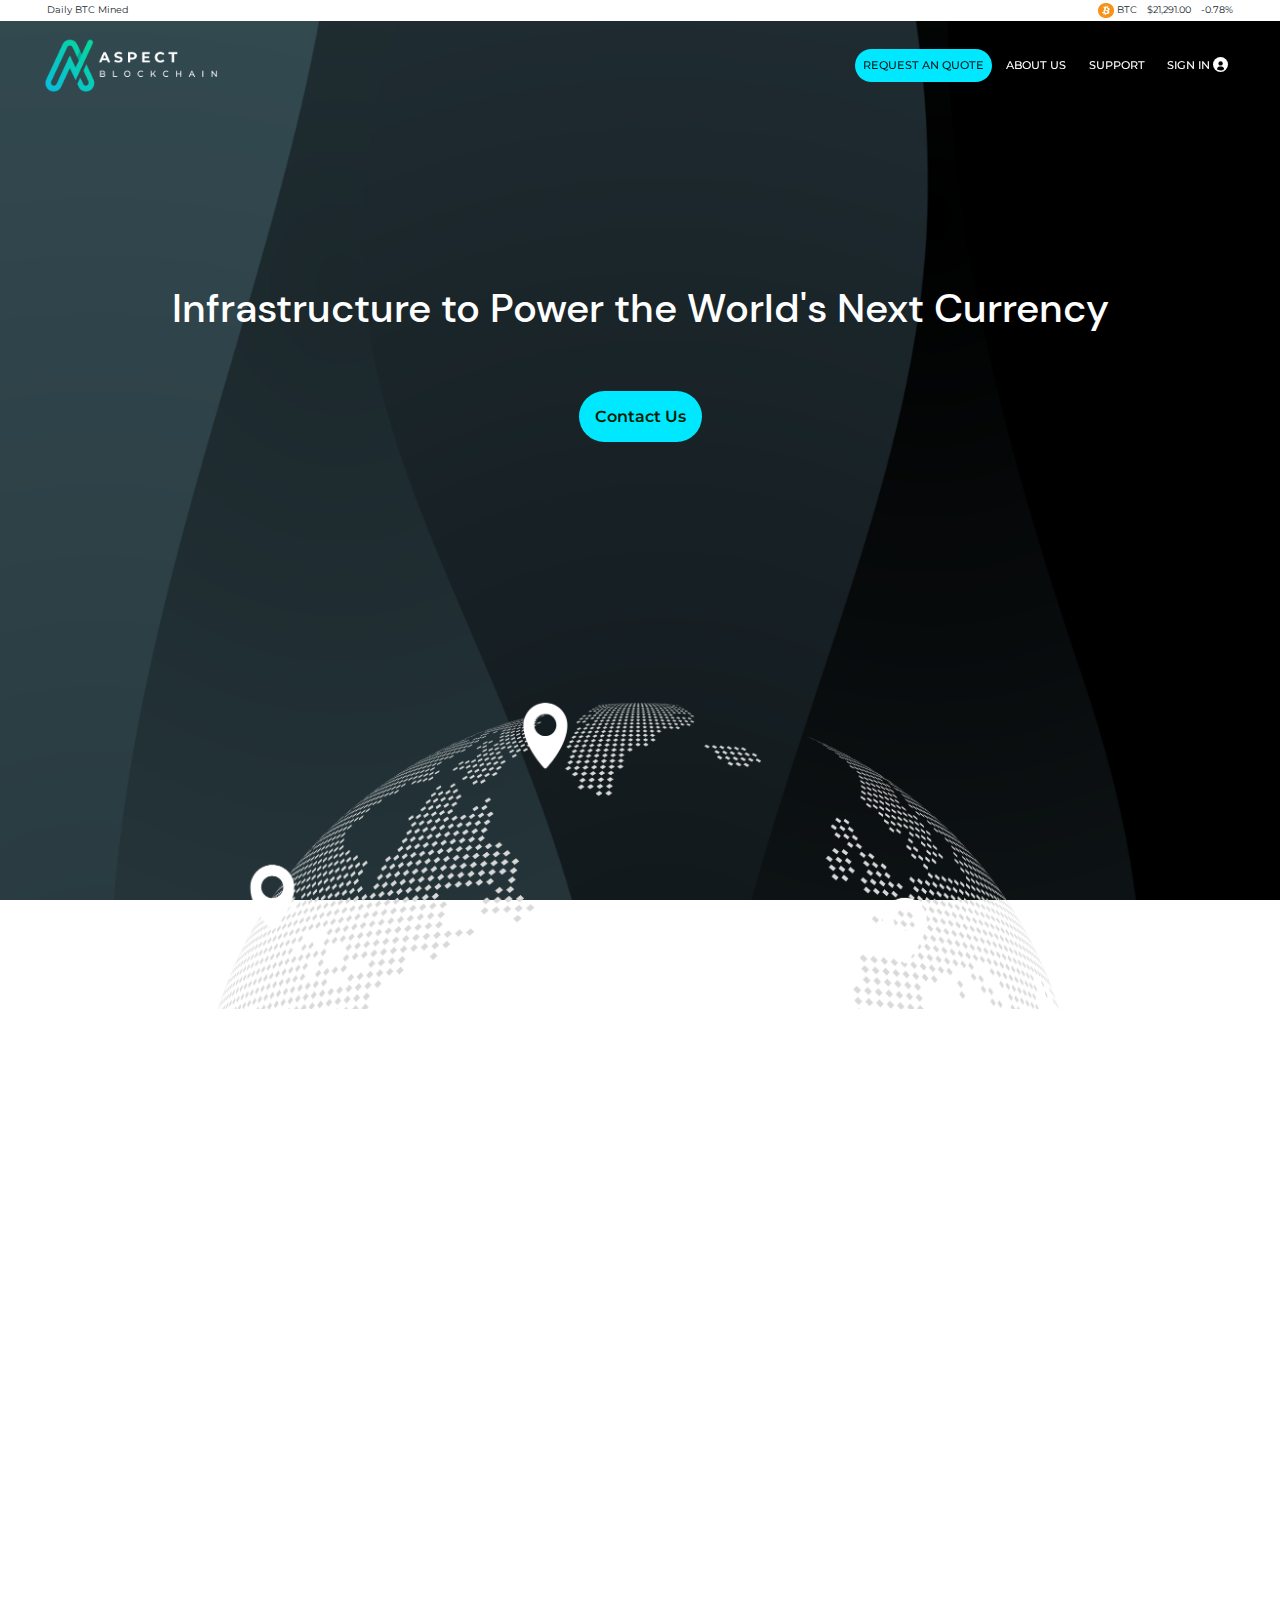
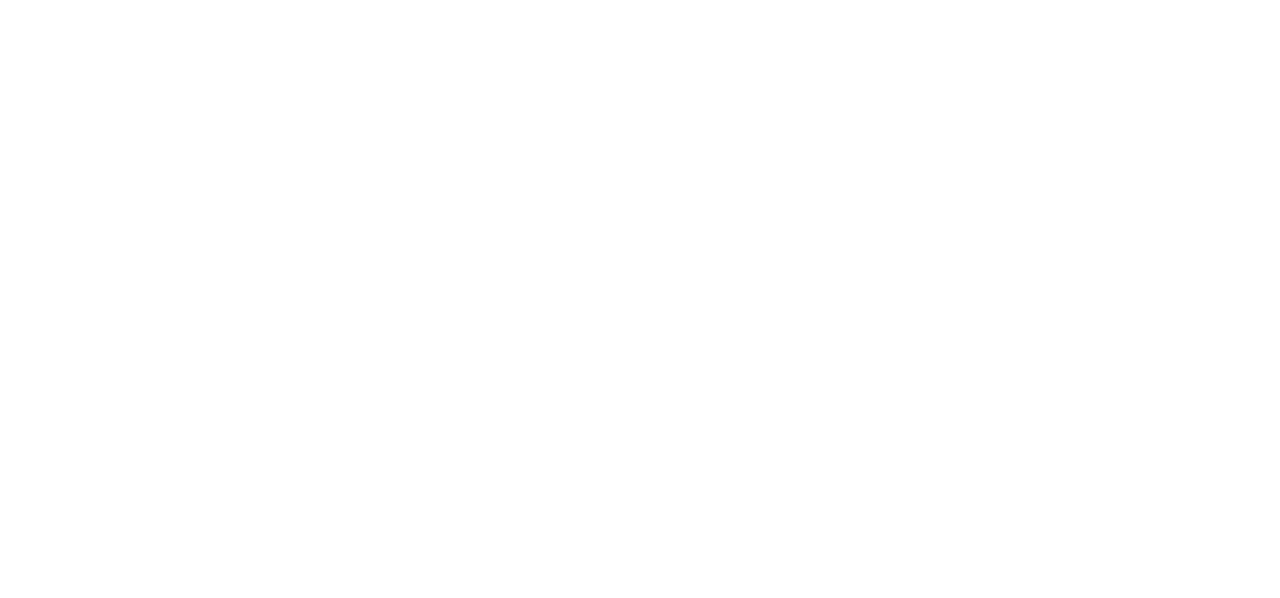
<file: project-oken1/index.html>
<!DOCTYPE html>
<html lang="en">
<head>
    <meta charset="UTF-8">
    <meta name="viewport" content="width=device-width, initial-scale=1.0">
    <title>Aspect Blockchain</title>
    <link rel="stylesheet" href="css/bootstrap.css">
    <link rel="stylesheet" href="css/style3.css">
    <link rel="stylesheet" href="css/animate.min.css">
    <link rel="stylesheet" href="css/style1.css">
    <link rel="stylesheet" href="css/style.css">
    <style>
    </style>
</head>
<body>
  <div class="sect">
    <div class="topmost">
      <div class="container">
        <div class="flex mx-auto justify-between">
          <p class="flex btc">Daily BTC Mined</p>
          <p class="flex btc justify-between"><span><img src="images/bitcoin1.webp" alt="bitcoin"> BTC</span>
            <span>$21,291.00</span>
            <span>-0.78%</span>
          </p>
        </div>
      </div>
    </div>
    <header class="sticky-top pb-3">
      <div class="container clipped">
        <div class="row">
          <div id="title" class="col-6">
            <a href="#">
              <img id="sitelogo" class="site-logo" src="images/sitelogoV1.png" alt="Aspect Blockchain" width="250px"
                height="auto">
            </a>
          </div>
          <nav class="navbar navbar-expand-md navbar-light col-6 pe-0">
            <div class="container-fluid">
              <button class="navbar-toggler" type="button" onclick="toggleOn()">
                <span class="navbar-toggler-icon"></span>
              </button>
              <div>
                <div class="menu-bar" id="navbarSupportedContent">
                  <ul class="navbar-nav mb-2 mb-lg-0 nav-pills">
                    <li class="nav-item">
                      <a class="nav-link active" aria-current="page" href="#" data-bs-toggle="modal" data-bs-target="#request">REQUEST AN QUOTE</a>
                    </li>
                    <li class="nav-item">
                      <a class="nav-link" href="#">ABOUT US</a>
                    </li>
                    <li class="nav-item dropdown">
                      <a class="nav-link" href="#">SUPPORT</a>
                    </li>
                    <li class="nav-item">
                      <a class="nav-link" href="sign-in.html">SIGN IN
                        <span class="sign-up">
                          <svg xmlns="http://www.w3.org/2000/svg" viewBox="0 0 40 40"
                            class="human-icon d-inline-block align-text-top">
                            <defs>
                              <style>
                                .cls-1 {
                                  fill: #fff;
                                }

                                .cls-2 {
                                  fill: #000;
                                }
                              </style>
                            </defs>
                            <title>improved</title>
                            <g id="Layer_2" data-name="Layer 2">
                              <g id="Layer_1-2" data-name="Layer 1">
                                <circle class="cls-1" cx="20" cy="20" r="20" />
                                <circle class="cls-2" cx="20.29" cy="17.06" r="5.89" />
                                <path class="cls-2"
                                  d="M10.65,32.59a10.4,10.4,0,0,1,1-3.46,7.18,7.18,0,0,1,2.78-2.84A9.18,9.18,0,0,1,17,25.4c.39-.07,2.52-.06,3-.06a28.67,28.67,0,0,1,3.35,0,9,9,0,0,1,3.09,1.13A6.63,6.63,0,0,1,28.81,29a7.6,7.6,0,0,1,1,3.64,24.82,24.82,0,0,1-4.72,2.49,20.94,20.94,0,0,1-5.13.79A20.83,20.83,0,0,1,15,34.94,23.33,23.33,0,0,1,10.65,32.59Z" />
                              </g>
                            </g>
                          </svg>
                        </span></a>
                    </li>
                  </ul>
                  <i id="toggle-off" class="fa fa-times" onclick="toggleOff()">
                    <svg xmlns="http://www.w3.org/2000/svg" viewBox="0 0 352 512">
                      <defs>
                        <style>
                          .cls-1 {
                            fill: #fff;
                          }
                        </style>
                      </defs>
                      <title>times</title>
                      <path class="cls-1"
                        d="M242.72 256l100.07-100.07c12.28-12.28 12.28-32.19 0-44.48l-22.24-22.24c-12.28-12.28-32.19-12.28-44.48 0L176 189.28 75.93 89.21c-12.28-12.28-32.19-12.28-44.48 0L9.21 111.45c-12.28 12.28-12.28 32.19 0 44.48L109.28 256 9.21 356.07c-12.28 12.28-12.28 32.19 0 44.48l22.24 22.24c12.28 12.28 32.2 12.28 44.48 0L176 322.72l100.07 100.07c12.28 12.28 32.2 12.28 44.48 0l22.24-22.24c12.28-12.28 12.28-32.19 0-44.48L242.72 256z" />
                    </svg>
                  </i>
                </div>
              </div>
            </div>
          </nav>
        </div>
      </div>
    </header>
    <section>
      <div class="container spaced-top">
        <div class="row intro">
          <h1 class="col-12 mining text-white">Infrastructure to Power the World's Next Currency</h1>
          <p class="col-12 pb-4 pb-md-0 mt-5"><a class="mining-link" href="#">Contact Us</a></p>
        </div>

        <div class="globe">
          <img class="site-globe" src="images/globev3v1.png" alt="Site Banner">
        </div>
      </div>
    </section>
    <main class="relative bg-white">
      <div class="relative distal">
        <section class="s1 wow fadeInUp">
            <div class="flex flex-col justify-center items-center relative">
              <div class="w-full text-center position-absolute special">
                <h3 class="carbon">100% net carbon neutral</h3>
              </div>
              <div class="w-full text-center">
                <img src="images/carbon-neutral-3.1k.jpg" alt="Carbon Neutral" srcset="images/carbon-neutral-0.5k.jpg 500w,
                 images/carbon-neutral-1k.jpg 1000w,
                 images/carbon-neutral-2k.jpg 2000w,
                 images/carbon-neutral-3.1k.jpg 3000w" sizes="100vw">
              </div>
            </div>
        </section>
        <section class="s3 wow fadeInUp position-relative" data-wow-delay="0.1s">
          <div class="container">
            <div class="container mx-auto px-4 pt-12 pb-2 overflow-visible relative py-6">
              <h1 class="font-family-montserrat-semi-bold cred leading-none text-4xl lg:text-5xl text-center font-medium">
                Stay in the Loop
              </h1>
              <div class="flex flex-col lg:flex-row mt-5">
                <div class="w-full lg:w-1/2">
                  <h2 class="text-black dark:text-white tc">Get notified of new releases and facility updates</h2>
                </div>
                <div class="w-full lg:w-1/2 flex flex-col justify-center mse-3">
                  <form
                    class="bg-gray-light border border-transparent flex flex-col items-center justify-between  relative rounded-15px lg:flex-row w-full p-1 w-80">
                    <input type="mail" id="email" value="" placeholder="Enter your email"
                      class="bg-transparent outline-none w-full lg:mb-0 lg:w-3/4 placeholder-gray-darker text-black py-2 se">
                    <div class="w-full lg:w-3/10"><button type="submit" id="" data-test="wide-button"
                        class="flex items-center duration-200 flex-shrink-0 justify-center focus:outline-none hover:shadow-none cursor-pointer rounded-lg text-xs  lg:text-sm p-2 w-full btli"><span
                          class="flex flex-row items-center"><span class="">Subscribe</span></span>
                        <div class="ml-0 text-current">
                          <svg class="fill-current he-1 ms-1" version="1.1" id="Layer_1" xmlns="http://www.w3.org/2000/svg" xmlns:xlink="http://www.w3.org/1999/xlink" x="0px" y="0px" viewBox="0 0 508 508" xml:space="preserve">
<g>
	<g>
		<path d="M452.348,416.6h-7.9c-24.8-31.6-38.5-70.7-38.5-110.9v-88.6c0-69.9-47.5-128.8-111.9-146.4c4.2-7,6.7-15.2,6.7-24
			c0-25.7-20.9-46.7-46.7-46.7s-46.7,21-46.7,46.7c0,8.8,2.5,17,6.7,24c-64.4,17.6-111.9,76.5-111.9,146.4v88.6
			c0,40.3-13.7,79.3-38.5,110.9h-7.8c-7.8,0-14.1,6.3-14.1,14.1s6.3,14.1,14.1,14.1h122.2c6.7,35.9,38.2,63.2,75.9,63.2
			c37.8,0,69.3-27.3,75.9-63.2h107.5h14.8c7.8,0,14.1-6.3,14.1-14.1C466.448,422.9,460.048,416.6,452.348,416.6z M254.048,28.2
			c10.2,0,18.5,8.3,18.5,18.5s-8.3,18.5-18.5,18.5c-10.2,0-18.5-8.3-18.5-18.5S243.848,28.2,254.048,28.2z M254.048,479.8
			c-22.2,0-40.9-14.8-47-35h94C294.948,465,276.248,479.8,254.048,479.8z M98.348,416.6c20.8-33,32.1-71.5,32.1-110.9v-88.6
			c0-68.2,55.5-123.7,123.7-123.7c68.2,0,123.7,55.5,123.7,123.7v88.6c0,39.4,11.2,77.9,32,110.9H98.348z"/>
	</g>
</g>
                        </div>
                      </button></div>
                  </form>
                </div>
              </div>
            </div>
          </div>
        </section>
      </div>
    </main>

    <footer class="bg-white position-relative">
      <div class="container pxs-4">
        <div class="text-black dark:bg-black dark:text-white wow fadeInUp" data-wow-delay="0.2s">
          <div class="pt-12 pb-2 overflow-visible relative px-0 mx-auto w-100">
            <div class="w-full flex flex-col lg:flex-row lg:items-stretch">
              <div class="w-full lg:w-1/2 flex flex-col justify-start mb-6 lg:mb-0">
                <img class="mb-4 w-200px" src="images/site-logof1.svg" alt="Apect Blockchain">
                <p class="w-full lg:w-10/12 text-sm md:mt-6 pb-2 border-b">
                  Aspect Blockchain is dedicated to provide individuals and B2B customers with hosting solutions to fit their needs | <strong>Infrastructure to Power the World's Next Currency</strong>.
                </p>
                <div class="pt-2"><strong class="text-sm">Aspect Blockchain Inc.</strong>
                  <div class="text-sm">
                    <p>2310 North Henderson Ave #1440 Dallas 75206 Texas</p>
                  </div>
                  <div class="flex w-full lg:w-10/12 font-family-roobert text-sm">
                    <p class="pr-2"><a href="mailto:sales@aspectblockchain.com">sales@aspectblockchain.com</a></p>
                  </div>
                </div>
              </div>
              <div class="w-full lg:w-1/2">
                <div class="w-full flex flex-row flex-wrap text-sm">
                  <div class="w-1/2 lg:w-1/3 mt-4">
                    <h4 class="text-base fw-bold text-black dark:text-gray-darker uppercase mb-1">General
                    </h4>
                    <div class="flex flex-col"><a href="" target=""
                        class="mb-2 flex flex-row items-center lg:my-0 lg:mb-1 font-medium mr-10 text-base duration-200 hover:btli-color "><span class="font-normal text-sm">About Us</span></a>
                        <a href="" target=""
                        class="mb-2 flex flex-row items-center lg:my-0 lg:mb-1 font-medium mr-10 text-base duration-200 hover:btli-color "><span class="font-normal text-sm">FAQs</span></a>
                      </div>
                  </div>
                  <div class="w-1/2 lg:w-1/3 mt-4">
                    <h4 class="text-base fw-bold text-black dark:text-gray-darker uppercase mb-1">Socials
                    </h4>
                    <div class="flex flex-col"><a href="" target=""
                        class="mb-2 flex flex-row items-center lg:my-0 lg:mb-1 font-medium mr-10 text-base duration-200 hover:btli-color "><svg
                          class="fill-current w-4 fill-current mr-2 " viewBox="0 0 30 30" fill="none"
                          xmlns="http://www.w3.org/2000/svg">
                          <path fill-rule="evenodd" clip-rule="evenodd"
                            d="M26.646 0.442383H3.3539C1.75256 0.442383 0.45694 1.75256 0.45694 3.3539L0.442383 29.5575L6.26541 23.7345H26.646C28.2474 23.7345 29.5575 22.4243 29.5575 20.823V3.3539C29.5575 1.75256 28.2474 0.442383 26.646 0.442383ZM23.7345 17.9114H6.26542V14.9999H23.7345V17.9114ZM23.7345 13.5442H6.26542V10.6326H23.7345V13.5442ZM23.7345 9.1769H6.26542V6.26539H23.7345V9.1769Z">
                          </path>
                        </svg><span class="font-normal text-sm">Contact Us</span></a>
                      <div href="" as=""><a href="" target=""
                          class="mb-2 flex flex-row items-center lg:my-0 lg:mb-1 font-medium mr-10 text-base duration-200 hover:btli-color "><svg
                            class="fill-current w-4 fill-current mr-2 -mt-1" viewBox="0 0 15 15" fill="none"
                            xmlns="http://www.w3.org/2000/svg">
                            <path
                              d="M3.49161 4.81972H0.480336C0.346691 4.81972 0.2384 4.9283 0.2384 5.06219V14.7574C0.2384 14.8914 0.346691 14.9999 0.480336 14.9999H3.49161C3.62525 14.9999 3.73354 14.8914 3.73354 14.7574V5.06219C3.73354 4.9283 3.62525 4.81972 3.49161 4.81972Z">
                            </path>
                            <path
                              d="M1.98706 0C0.891386 0 0 0.89238 0 1.98926C0 3.08662 0.891386 3.97934 1.98706 3.97934C3.08187 3.97934 3.97253 3.08657 3.97253 1.98926C3.97258 0.89238 3.08187 0 1.98706 0Z">
                            </path>
                            <path
                              d="M11.151 4.57879C9.94157 4.57879 9.04752 5.09986 8.50525 5.69192V5.06223C8.50525 4.92833 8.39696 4.81976 8.26331 4.81976H5.37949C5.24585 4.81976 5.13756 4.92833 5.13756 5.06223V14.7575C5.13756 14.8914 5.24585 15 5.37949 15H8.38418C8.51783 15 8.62612 14.8914 8.62612 14.7575V9.96058C8.62612 8.34414 9.06421 7.7144 10.1885 7.7144C11.413 7.7144 11.5103 8.72394 11.5103 10.0437V14.7575C11.5103 14.8915 11.6186 15 11.7523 15H14.7581C14.8917 15 15 14.8915 15 14.7575V9.43951C15 7.03592 14.5427 4.57879 11.151 4.57879Z">
                            </path>
                          </svg><span class="font-normal text-sm">LinkedIn</span></a></div>
                      <div href="" as=""><a href="" target=""
                          class="mb-2 flex flex-row items-center lg:my-0 lg:mb-1 font-medium mr-10 text-base duration-200 hover:btli-color ">
                            <svg class="fill-current w-4 fill-current mr-2" viewBox="0 0 24 24" xmlns="http://www.w3.org/2000/svg">
                              <path
                                d="M20.317 4.37a19.791 19.791 0 0 0-4.885-1.515.074.074 0 0 0-.079.037c-.21.375-.444.864-.608 1.25a18.27 18.27 0 0 0-5.487 0 12.64 12.64 0 0 0-.617-1.25.077.077 0 0 0-.079-.037A19.736 19.736 0 0 0 3.677 4.37a.07.07 0 0 0-.032.027C.533 9.046-.32 13.58.099 18.057a.082.082 0 0 0 .031.057 19.9 19.9 0 0 0 5.993 3.03.078.078 0 0 0 .084-.028 14.09 14.09 0 0 0 1.226-1.994.076.076 0 0 0-.041-.106 13.107 13.107 0 0 1-1.872-.892.077.077 0 0 1-.008-.128 10.2 10.2 0 0 0 .372-.292.074.074 0 0 1 .077-.01c3.928 1.793 8.18 1.793 12.062 0a.074.074 0 0 1 .078.01c.12.098.246.198.373.292a.077.077 0 0 1-.006.127 12.299 12.299 0 0 1-1.873.892.077.077 0 0 0-.041.107c.36.698.772 1.362 1.225 1.993a.076.076 0 0 0 .084.028 19.839 19.839 0 0 0 6.002-3.03.077.077 0 0 0 .032-.054c.5-5.177-.838-9.674-3.549-13.66a.061.061 0 0 0-.031-.03zM8.02 15.33c-1.183 0-2.157-1.085-2.157-2.419 0-1.333.956-2.419 2.157-2.419 1.21 0 2.176 1.096 2.157 2.42 0 1.333-.956 2.418-2.157 2.418zm7.975 0c-1.183 0-2.157-1.085-2.157-2.419 0-1.333.955-2.419 2.157-2.419 1.21 0 2.176 1.096 2.157 2.42 0 1.333-.946 2.418-2.157 2.418z" />
                            </svg><span class="font-normal text-sm">Discord</span></a></div>
                    </div>
                    <div href="" as=""><a href="" target=""
                          class="mb-2 flex flex-row items-center lg:my-0 lg:mb-1 font-medium mr-10 text-base duration-200 hover:btli-color ">
                          <svg class="fill-current w-4 fill-current mr-2" viewBox="0 0 169.063 169.063" xmlns="http://www.w3.org/2000/svg">
                              <g>
	<path d="M122.406,0H46.654C20.929,0,0,20.93,0,46.655v75.752c0,25.726,20.929,46.655,46.654,46.655h75.752
		c25.727,0,46.656-20.93,46.656-46.655V46.655C169.063,20.93,148.133,0,122.406,0z M154.063,122.407
		c0,17.455-14.201,31.655-31.656,31.655H46.654C29.2,154.063,15,139.862,15,122.407V46.655C15,29.201,29.2,15,46.654,15h75.752
		c17.455,0,31.656,14.201,31.656,31.655V122.407z"/>
	<path d="M84.531,40.97c-24.021,0-43.563,19.542-43.563,43.563c0,24.02,19.542,43.561,43.563,43.561s43.563-19.541,43.563-43.561
		C128.094,60.512,108.552,40.97,84.531,40.97z M84.531,113.093c-15.749,0-28.563-12.812-28.563-28.561
		c0-15.75,12.813-28.563,28.563-28.563s28.563,12.813,28.563,28.563C113.094,100.281,100.28,113.093,84.531,113.093z"/>
	<path d="M129.921,28.251c-2.89,0-5.729,1.17-7.77,3.22c-2.051,2.04-3.23,4.88-3.23,7.78c0,2.891,1.18,5.73,3.23,7.78
		c2.04,2.04,4.88,3.22,7.77,3.22c2.9,0,5.73-1.18,7.78-3.22c2.05-2.05,3.22-4.89,3.22-7.78c0-2.9-1.17-5.74-3.22-7.78
		C135.661,29.421,132.821,28.251,129.921,28.251z"/>
</g>
                          </svg><span class="font-normal text-sm">Instagram</span></a></div>
                    </div>
                  </div>
                </div>
              </div>
            </div>
            <div class="w-full flex flex-col lg:flex-row text-xs items-center justify-between my-6">
              <div class="w-full flex-wrap lg:w-2/3 flex flex-row just-cent">
                <div href="" as=""><a href="" target="_blank"
                    class="underline hover:btli-color duration-200 mr-5">Privacy
                    Policy</a></div>
                <div href="" as=""><a href="" target="_blank" class="underline hover:btli-color duration-200 mr-5">Terms
                    of Service</a></div>
                <div href="" as=""><a href="" target="_blank"
                    class="underline hover:btli-color duration-200 mr-5">Hosting
                    Agreement</a></div>
              </div>
              <div class="w-full lg:text-right mtc-4 lg:mt-0 lg:w-1/3">
                <p class="text-center">© 2022 Aspect Blockchain. All Rights Reserved.</p>
              </div>
            </div>
          </div>
        </div>
    </footer>
  </div>

  <script src="js/jquery-3.5.1.min.js"></script>
  <script src="js/bootstrap-v5.0.2.min.js"></script>
  <script src="js/request-quote.js"></script>
  <script src="js/wow.min.js"></script>
  <script>
    // Initiate the wowjs animation library
    new WOW().init();
  </script>
  <script>
    // Nav links control
    const menuLink = document.querySelectorAll('.nav-link')

    for (let i = 0; i < menuLink.length; i++) {
        menuLink[i].addEventListener('click', (e) => {
            document.querySelector('.active').classList.remove('active');

            menuLink[i].classList.add('active');
        })
    }


    //Menu bar toggle controls
    function toggleOn() {
      //We get the nav element object and add a class to its classlist.
      //The class we add has a css transformation property
      //to translate the hidden nav bar to view from right to left
      $('.menu-bar').toggleClass('toggled-on')

      //Add backdrop
      if (!$('.backdrop')[0]) {
        $('body').append(`<div class="backdrop"></div>`);
        $('.backdrop').click(toggleOff);
      }
      $('.backdrop').toggleClass('show-backdrop');
    }

    function toggleOff() {
      //This function just removes the class we added
      //and returns the nav bar to its original hiddden possition
      $('.menu-bar').removeClass('toggled-on');

      // Remove backdrop
      $('.backdrop').remove()
    }
  </script>
  <script>
    // get the sticky element
    const stickyElm = document.querySelector('header')

    const url = window.location.href;
    const dirName = url.substring(0, url.lastIndexOf('/')+ 1)

    const observer = new IntersectionObserver(
      ([e]) => {
            e.target.classList.toggle('isSticky', e.intersectionRatio < 1);
            img = document.getElementById('sitelogo');
            sticky = document.querySelector('.isSticky');
            if (img.src == dirName + 'images/sitelogoV1.png' && sticky != null) {
              img.src = 'images/site-logof1.svg';
            } else {
              img.src = 'images/sitelogoV1.png';
            }
        },
      { threshold: [1] }
    );

    observer.observe(stickyElm)
  </script>
</body>
</html>
</file>
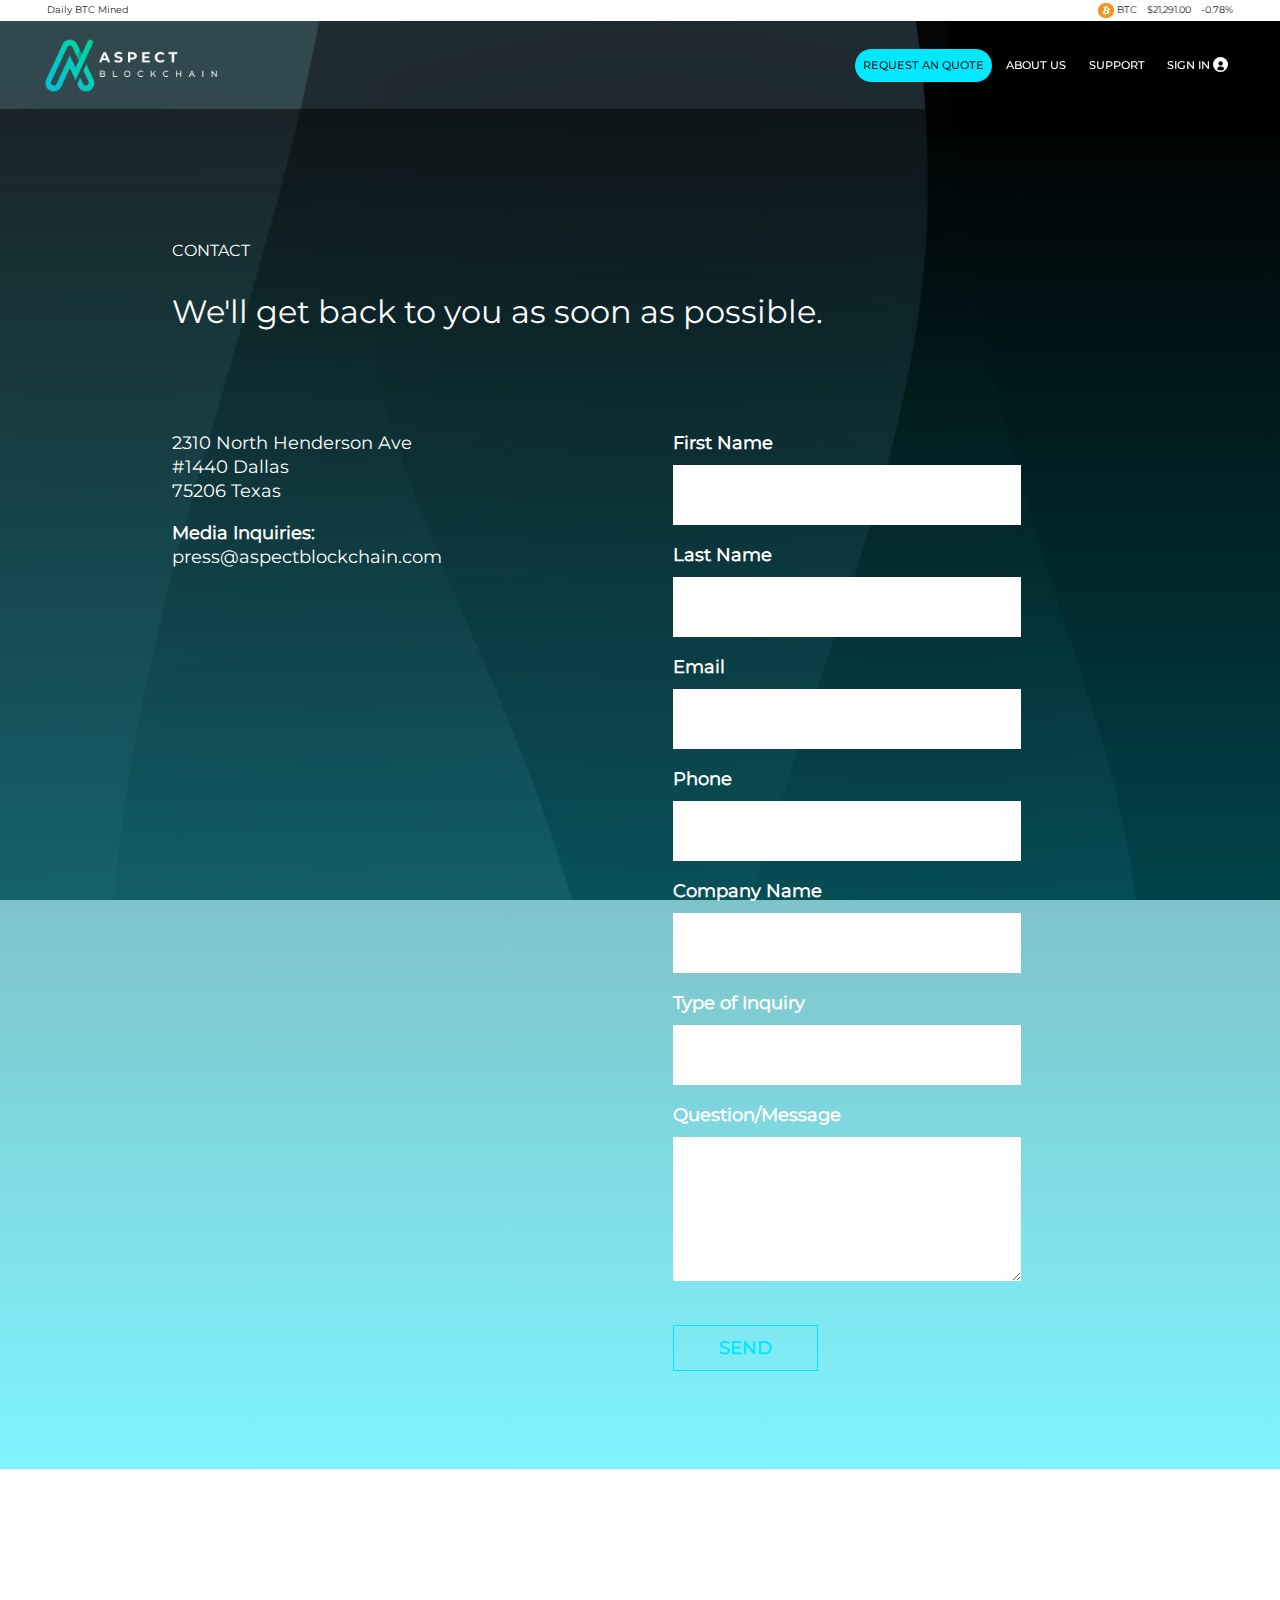
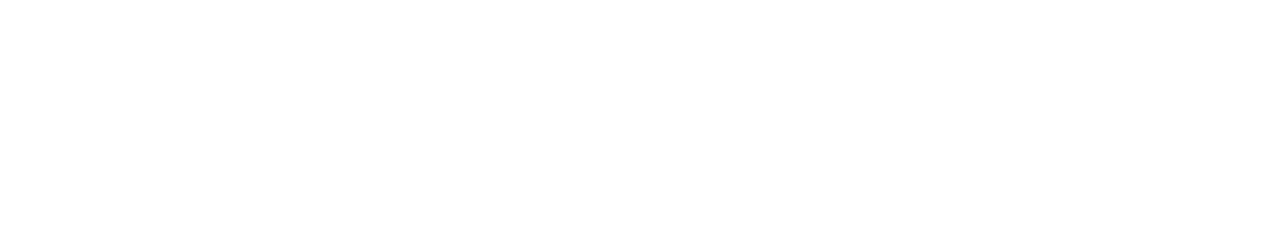
<file: project-oken1/contact.html>
<!DOCTYPE html>
<html lang="en">
<head>
    <meta charset="UTF-8">
    <meta name="viewport" content="width=device-width, initial-scale=1.0">
    <title>Aspect Blockchain</title>
    <link rel="stylesheet" href="css/bootstrap.css">
    <link rel="stylesheet" href="css/style3.css">
    <link rel="stylesheet" href="css/animate.min.css">
    <link rel="stylesheet" href="css/style1.css">
    <link rel="stylesheet" href="css/style.css">
    <style>
        main {
            background-image: linear-gradient(180deg, rgba(0, 0, 0, 0.5), rgba(0, 234, 255, 0.5));
            background-size: cover;
            background-position: top;
        }
        .component-twocols {
            padding: 40px 0;
            position: relative;
        }

        @media (min-width: 769px) {
            .component-twocols {
                padding: 80px 0;
            }
        }

        .wrapper {
            margin: 0 auto;
            max-width: 90vw;
            width: 100%;
        }

        @media (min-width: 993px){
        .wrapper {
            max-width: 960px;
        }
        }

        .wrapper:after,.wrapper:before {
            content: " ";
            display: table;
        }

        .wrapper:after {
            clear: both;
        }

        .component-twocols .component-twocols-container {
            display: flex;
            flex-direction: column;
            min-height: calc(var(--min-height)*1.5);
        }

        @media (min-width: 769px) {
            .component-twocols .component-twocols-container {
                display: grid;
                grid-template-columns: repeat(2, 1fr);
                gap: 30px;
                min-height: var(--min-height);
            }
        }

        @media (min-width: 993px) {
            .component-twocols .component-twocols-container {
                gap: 65px;
            }
        }

        .component-twocols .component-twocols-container .left p {
            margin: 0 0 1em;
            font-size: 18px;
            line-height: 24px;
            color: #fff;
        }

        .component-twocols .component-twocols-container .right .component-twocols-form {
            display: flex;
            width: 100%;
        }

        @media (min-width: 993px) {
            .component-twocols .component-twocols-container .right .component-twocols-form {
                width: 80%;
            }
        }

        .component-twocols .component-twocols-container .right .component-twocols-form div[role="form"] {
            width: 100%;
        }

        .wpcf7 .screen-reader-response {
            position: absolute;
            overflow: hidden;
            clip: rect(1px, 1px, 1px, 1px);
            clip-path: inset(50%);
            height: 1px;
            width: 1px;
            margin: -1px;
            padding: 0;
            border: 0;
            word-wrap: normal !important;
        }

        .component-twocols .component-twocols-container .right p {
            margin: 0 0 1em;
            font-size: 18px;
            line-height: 24px;
            color: #fff;
        }

        .component-twocols .component-twocols-container .right ul {
            font-size: 18px;
            line-height: 24px;
            list-style: none;
        }

        .wpcf7 form .wpcf7-response-output {
            margin: 2em .5em 1em;
            padding: .2em 1em;
            border: 2px solid #00a0d2;
        }

        .wpcf7 form.init .wpcf7-response-output {
            display: none;
        }

        .component-twocols .component-twocols-container .right .component-twocols-form .wpcf7-response-output {
            border: 1px solid #f7931a;
            margin: 2em 0;
            padding: 1em;
            font-size: 20px;
        }

        .component-twocols .component-twocols-container .right .component-twocols-form label {
            font-weight: 600;
            font-size: 18px;
        }

        .component-twocols .component-twocols-container .right .component-twocols-form input[type="submit"] {
            -webkit-appearance: button;
            appearance: button;
            margin-top: 20px;
            border: 1px solid #00e8ff;
            font-weight: 600;
            padding: 10px 45px;
            color: #00e8ff;
            background-color: transparent;
            cursor: pointer;
            width: 100%;
            transition: all .3s ease-in-out;
        }

        @media (min-width: 769px) {
            .component-twocols .component-twocols-container .right .component-twocols-form input[type="submit"] {
                width: unset;
            }
        }

        .wpcf7-spinner {
            visibility: hidden;
            display: inline-block;
            background-color: #23282d;
            opacity: .75;
            width: 24px;
            height: 24px;
            border: none;
            border-radius: 100%;
            padding: 0;
            margin: 0 24px;
            position: relative;
        }

        .wpcf7-spinner:before {
            content: '';
            position: absolute;
            background-color: #fbfbfc;
            top: 4px;
            left: 4px;
            width: 6px;
            height: 6px;
            border: none;
            border-radius: 100%;
            transform-origin: 8px 8px;
            animation-name: spin;
            animation-duration: 1000ms;
            animation-timing-function: linear;
            animation-iteration-count: infinite;
        }

        .wpcf7-form-control-wrap {
            position: relative;
        }

        .component-twocols .component-twocols-container .right .component-twocols-form label {
            width: 100%;
        }

        .component-twocols .component-twocols-container .right .component-twocols-form label input {
            margin-top: 10px;
            height: 60px;
            padding-left: 10px;
            color: rgb(62, 61, 61);
        }

        .component-twocols .component-twocols-container .right .component-twocols-form label input[type="text"] {
            width: 100%;
            border: 0;
            background-color: var(--fields-bg);
        }

        .wpcf7 input[type="email"] {
            direction: ltr;
        }

        .component-twocols .component-twocols-container .right .component-twocols-form label input[type="email"] {
            width: 100%;
            border: 0;
            background-color: var(--fields-bg);
        }

        .component-twocols .component-twocols-container .right .component-twocols-form label textarea {
            margin-top: 10px;
            width: 100%;
            border: 0;
            background-color: var(--fields-bg);
            color: rgb(62, 61, 61);
            padding-left: 10px;
        }

        .hero {
            display: grid;
            grid-template-rows: [cons] 1fr [cone titles] max-content;
            align-items: center;
            justify-content: flex-start;
            margin-bottom: 100px;
            margin-top: 50px;
            color: #fff;
        }

        .title {
            margin-top: 30px;
        }

        #send:hover {
            background-color: navy;
        }
    </style>
</head>
<body>
  <div class="sect">
    <div class="topmost">
      <div class="container">
        <div class="flex mx-auto justify-between">
          <p class="flex btc">Daily BTC Mined</p>
          <p class="flex btc justify-between"><span><img src="images/bitcoin1.webp" alt="bitcoin"> BTC</span>
            <span>$21,291.00</span>
            <span>-0.78%</span>
          </p>
        </div>
      </div>
    </div>
    <header class="sticky-top pb-3">
      <div class="container clipped">
        <div class="row">
          <div id="title" class="col-6">
            <a href="#">
              <img id="sitelogo" class="site-logo" src="images/sitelogoV1.png" alt="Aspect Blockchain" width="250px"
                height="auto">
            </a>
          </div>
          <nav class="navbar navbar-expand-md navbar-light col-6 pe-0">
            <div class="container-fluid">
              <button class="navbar-toggler" type="button" onclick="toggleOn()">
                <span class="navbar-toggler-icon"></span>
              </button>
              <div>
                <div class="menu-bar" id="navbarSupportedContent">
                  <ul class="navbar-nav mb-2 mb-lg-0 nav-pills">
                    <li class="nav-item">
                      <a class="nav-link active" aria-current="page" href="#" data-bs-toggle="modal" data-bs-target="#request">REQUEST AN QUOTE</a>
                    </li>
                    <li class="nav-item">
                      <a class="nav-link" href="#">ABOUT US</a>
                    </li>
                    <li class="nav-item dropdown">
                      <a class="nav-link" href="#">SUPPORT</a>
                    </li>
                    <li class="nav-item">
                      <a class="nav-link" href="sign-in.html">SIGN IN
                        <span class="sign-up">
                          <svg xmlns="http://www.w3.org/2000/svg" viewBox="0 0 40 40"
                            class="human-icon d-inline-block align-text-top">
                            <defs>
                              <style>
                                .cls-1 {
                                  fill: #fff;
                                }

                                .cls-2 {
                                  fill: #000;
                                }
                              </style>
                            </defs>
                            <title>improved</title>
                            <g id="Layer_2" data-name="Layer 2">
                              <g id="Layer_1-2" data-name="Layer 1">
                                <circle class="cls-1" cx="20" cy="20" r="20" />
                                <circle class="cls-2" cx="20.29" cy="17.06" r="5.89" />
                                <path class="cls-2"
                                  d="M10.65,32.59a10.4,10.4,0,0,1,1-3.46,7.18,7.18,0,0,1,2.78-2.84A9.18,9.18,0,0,1,17,25.4c.39-.07,2.52-.06,3-.06a28.67,28.67,0,0,1,3.35,0,9,9,0,0,1,3.09,1.13A6.63,6.63,0,0,1,28.81,29a7.6,7.6,0,0,1,1,3.64,24.82,24.82,0,0,1-4.72,2.49,20.94,20.94,0,0,1-5.13.79A20.83,20.83,0,0,1,15,34.94,23.33,23.33,0,0,1,10.65,32.59Z" />
                              </g>
                            </g>
                          </svg>
                        </span></a>
                    </li>
                  </ul>
                  <i id="toggle-off" class="fa fa-times" onclick="toggleOff()">
                    <svg xmlns="http://www.w3.org/2000/svg" viewBox="0 0 352 512">
                      <defs>
                        <style>
                          .cls-1 {
                            fill: #fff;
                          }
                        </style>
                      </defs>
                      <title>times</title>
                      <path class="cls-1"
                        d="M242.72 256l100.07-100.07c12.28-12.28 12.28-32.19 0-44.48l-22.24-22.24c-12.28-12.28-32.19-12.28-44.48 0L176 189.28 75.93 89.21c-12.28-12.28-32.19-12.28-44.48 0L9.21 111.45c-12.28 12.28-12.28 32.19 0 44.48L109.28 256 9.21 356.07c-12.28 12.28-12.28 32.19 0 44.48l22.24 22.24c12.28 12.28 32.2 12.28 44.48 0L176 322.72l100.07 100.07c12.28 12.28 32.2 12.28 44.48 0l22.24-22.24c12.28-12.28 12.28-32.19 0-44.48L242.72 256z" />
                    </svg>
                  </i>
                </div>
              </div>
            </div>
          </nav>
        </div>
      </div>
    </header>
    <main class="relative">
      <div class="relative distal">
        <section class="component-twocols">
            <div class="container wrapper">
                <div class="hero">
                    <div class="subtitle">
                        <p>CONTACT</p>
                    </div>
                    <div class="title">
                        <h1>We'll get back to you as soon as possible.</h1>
                    </div>
                    <div class="description">
                        <p></p>
                    </div>
                </div>
                <div class="component-twocols-container">
                    <div class="left component-twocols-left-text">
                        <p>2310 North Henderson Ave<br> #1440 Dallas<br> 75206 Texas</p>
                        <p><strong>Media Inquiries: </strong><br> <a href="mailto:press@aspectblockchain.com"  class=" hover:btli-color">press@aspectblockchain.com</a></p>
                    </div>
                    <div class="right component-twocols-right-contact">
                        <div class="component-twocols-form" style="--fields-bg: rgba(255,255,255,1)">
                            <div role="form" class="wpcf7" id="wpcf7-f299-o1" dir="ltr" lang="en-US">
                                <div class="screen-reader-response">
                                    <p role="status" aria-live="polite" aria-atomic="true"></p>
                                    <ul></ul>
                                </div>
                                <form action="/contact/#wpcf7-f299-o1" method="post" class="wpcf7-form init"
                                    novalidate="novalidate" data-status="init">
                                    <p><label> First Name<br> <span class="wpcf7-form-control-wrap first-name"><input
                                                    type="text" name="first-name" value="" size="1"
                                                    class="wpcf7-form-control wpcf7-text wpcf7-validates-as-required"
                                                    aria-required="true" aria-invalid="false"></span> </label></p>
                                    <p><label> Last Name<br> <span class="wpcf7-form-control-wrap last-name"><input type="text"
                                                    name="last-name" value="" size="1"
                                                    class="wpcf7-form-control wpcf7-text wpcf7-validates-as-required"
                                                    aria-required="true" aria-invalid="false"></span> </label></p>
                                    <p><label> Email<br> <span class="wpcf7-form-control-wrap email"><input type="email"
                                                    name="email" value="" size="1"
                                                    class="wpcf7-form-control wpcf7-text wpcf7-email wpcf7-validates-as-required wpcf7-validates-as-email"
                                                    aria-required="true" aria-invalid="false"></span> </label></p>
                                    <p><label> Phone<br> <span class="wpcf7-form-control-wrap phone"><input type="text"
                                                    name="phone" value="" size="1"
                                                    class="wpcf7-form-control wpcf7-text wpcf7-validates-as-required"
                                                    aria-required="true" aria-invalid="false"></span> </label></p>
                                    <p><label> Company Name<br> <span class="wpcf7-form-control-wrap company"><input type="text"
                                                    name="company" value="" size="1"
                                                    class="wpcf7-form-control wpcf7-text wpcf7-validates-as-required"
                                                    aria-required="true" aria-invalid="false"></span> </label></p>
                                    <p><label> Type of Inquiry<br> <span class="wpcf7-form-control-wrap type-inquiry"><input
                                                    type="text" name="type-inquiry" value="" size="1"
                                                    class="wpcf7-form-control wpcf7-text wpcf7-validates-as-required"
                                                    aria-required="true" aria-invalid="false"></span> </label></p>
                                    <p><label> Question/Message<br> <span class="wpcf7-form-control-wrap message"><textarea
                                                    name="message" cols="1" rows="6" class="wpcf7-form-control wpcf7-textarea"
                                                    aria-invalid="false"></textarea></span> </label></p>
                                    <p><input id="send" type="submit" value="SEND"
                                            class="wpcf7-form-control has-spinner wpcf7-submit"><span
                                            class="wpcf7-spinner"></span></p>
                                    <div class="wpcf7-response-output" aria-hidden="true"></div>
                                </form>
                            </div>
                        </div>
                    </div>
                </div>
            </div>
        </section>
      </div>
    </main>

    <footer class="bg-white position-relative">
      <div class="container pxs-4">
        <div class="text-black dark:bg-black dark:text-white wow fadeInUp" data-wow-delay="0.2s">
          <div class="pt-12 pb-2 overflow-visible relative px-0 mx-auto w-100">
            <div class="w-full flex flex-col lg:flex-row lg:items-stretch">
              <div class="w-full lg:w-1/2 flex flex-col justify-start mb-6 lg:mb-0">
                <img class="mb-4 w-200px" src="images/site-logof1.svg" alt="Apect Blockchain">
                <p class="w-full lg:w-10/12 text-sm md:mt-6 pb-2 border-b">
                  Aspect Blockchain is dedicated to provide individuals and B2B customers with hosting solutions to fit their needs | <strong>Infrastructure to Power the World's Next Currency</strong>.
                </p>
                <div class="pt-2"><strong class="text-sm">Aspect Blockchain Inc.</strong>
                  <div class="text-sm">
                    <p>2310 North Henderson Ave #1440 Dallas 75206 Texas</p>
                  </div>
                  <div class="flex w-full lg:w-10/12 font-family-roobert text-sm">
                    <p class="pr-2"><a href="mailto:sales@aspectblockchain.com">sales@aspectblockchain.com</a></p>
                  </div>
                </div>
              </div>
              <div class="w-full lg:w-1/2">
                <div class="w-full flex flex-row flex-wrap text-sm">
                  <div class="w-1/2 lg:w-1/3 mt-4">
                    <h4 class="text-base fw-bold text-black dark:text-gray-darker uppercase mb-1">General
                    </h4>
                    <div class="flex flex-col"><a href="" target=""
                        class="mb-2 flex flex-row items-center lg:my-0 lg:mb-1 font-medium mr-10 text-base duration-200 hover:btli-color "><span class="font-normal text-sm">About Us</span></a>
                        <a href="" target=""
                        class="mb-2 flex flex-row items-center lg:my-0 lg:mb-1 font-medium mr-10 text-base duration-200 hover:btli-color "><span class="font-normal text-sm">FAQs</span></a>
                      </div>
                  </div>
                  <div class="w-1/2 lg:w-1/3 mt-4">
                    <h4 class="text-base fw-bold text-black dark:text-gray-darker uppercase mb-1">Socials
                    </h4>
                    <div class="flex flex-col"><a href="" target=""
                        class="mb-2 flex flex-row items-center lg:my-0 lg:mb-1 font-medium mr-10 text-base duration-200 hover:btli-color "><svg
                          class="fill-current w-4 fill-current mr-2 " viewBox="0 0 30 30" fill="none"
                          xmlns="http://www.w3.org/2000/svg">
                          <path fill-rule="evenodd" clip-rule="evenodd"
                            d="M26.646 0.442383H3.3539C1.75256 0.442383 0.45694 1.75256 0.45694 3.3539L0.442383 29.5575L6.26541 23.7345H26.646C28.2474 23.7345 29.5575 22.4243 29.5575 20.823V3.3539C29.5575 1.75256 28.2474 0.442383 26.646 0.442383ZM23.7345 17.9114H6.26542V14.9999H23.7345V17.9114ZM23.7345 13.5442H6.26542V10.6326H23.7345V13.5442ZM23.7345 9.1769H6.26542V6.26539H23.7345V9.1769Z">
                          </path>
                        </svg><span class="font-normal text-sm">Contact Us</span></a>
                      <div href="" as=""><a href="" target=""
                          class="mb-2 flex flex-row items-center lg:my-0 lg:mb-1 font-medium mr-10 text-base duration-200 hover:btli-color "><svg
                            class="fill-current w-4 fill-current mr-2 -mt-1" viewBox="0 0 15 15" fill="none"
                            xmlns="http://www.w3.org/2000/svg">
                            <path
                              d="M3.49161 4.81972H0.480336C0.346691 4.81972 0.2384 4.9283 0.2384 5.06219V14.7574C0.2384 14.8914 0.346691 14.9999 0.480336 14.9999H3.49161C3.62525 14.9999 3.73354 14.8914 3.73354 14.7574V5.06219C3.73354 4.9283 3.62525 4.81972 3.49161 4.81972Z">
                            </path>
                            <path
                              d="M1.98706 0C0.891386 0 0 0.89238 0 1.98926C0 3.08662 0.891386 3.97934 1.98706 3.97934C3.08187 3.97934 3.97253 3.08657 3.97253 1.98926C3.97258 0.89238 3.08187 0 1.98706 0Z">
                            </path>
                            <path
                              d="M11.151 4.57879C9.94157 4.57879 9.04752 5.09986 8.50525 5.69192V5.06223C8.50525 4.92833 8.39696 4.81976 8.26331 4.81976H5.37949C5.24585 4.81976 5.13756 4.92833 5.13756 5.06223V14.7575C5.13756 14.8914 5.24585 15 5.37949 15H8.38418C8.51783 15 8.62612 14.8914 8.62612 14.7575V9.96058C8.62612 8.34414 9.06421 7.7144 10.1885 7.7144C11.413 7.7144 11.5103 8.72394 11.5103 10.0437V14.7575C11.5103 14.8915 11.6186 15 11.7523 15H14.7581C14.8917 15 15 14.8915 15 14.7575V9.43951C15 7.03592 14.5427 4.57879 11.151 4.57879Z">
                            </path>
                          </svg><span class="font-normal text-sm">LinkedIn</span></a></div>
                      <div href="" as=""><a href="" target=""
                          class="mb-2 flex flex-row items-center lg:my-0 lg:mb-1 font-medium mr-10 text-base duration-200 hover:btli-color ">
                            <svg class="fill-current w-4 fill-current mr-2" viewBox="0 0 24 24" xmlns="http://www.w3.org/2000/svg">
                              <path
                                d="M20.317 4.37a19.791 19.791 0 0 0-4.885-1.515.074.074 0 0 0-.079.037c-.21.375-.444.864-.608 1.25a18.27 18.27 0 0 0-5.487 0 12.64 12.64 0 0 0-.617-1.25.077.077 0 0 0-.079-.037A19.736 19.736 0 0 0 3.677 4.37a.07.07 0 0 0-.032.027C.533 9.046-.32 13.58.099 18.057a.082.082 0 0 0 .031.057 19.9 19.9 0 0 0 5.993 3.03.078.078 0 0 0 .084-.028 14.09 14.09 0 0 0 1.226-1.994.076.076 0 0 0-.041-.106 13.107 13.107 0 0 1-1.872-.892.077.077 0 0 1-.008-.128 10.2 10.2 0 0 0 .372-.292.074.074 0 0 1 .077-.01c3.928 1.793 8.18 1.793 12.062 0a.074.074 0 0 1 .078.01c.12.098.246.198.373.292a.077.077 0 0 1-.006.127 12.299 12.299 0 0 1-1.873.892.077.077 0 0 0-.041.107c.36.698.772 1.362 1.225 1.993a.076.076 0 0 0 .084.028 19.839 19.839 0 0 0 6.002-3.03.077.077 0 0 0 .032-.054c.5-5.177-.838-9.674-3.549-13.66a.061.061 0 0 0-.031-.03zM8.02 15.33c-1.183 0-2.157-1.085-2.157-2.419 0-1.333.956-2.419 2.157-2.419 1.21 0 2.176 1.096 2.157 2.42 0 1.333-.956 2.418-2.157 2.418zm7.975 0c-1.183 0-2.157-1.085-2.157-2.419 0-1.333.955-2.419 2.157-2.419 1.21 0 2.176 1.096 2.157 2.42 0 1.333-.946 2.418-2.157 2.418z" />
                            </svg><span class="font-normal text-sm">Discord</span></a></div>
                    </div>
                    <div href="" as=""><a href="" target=""
                          class="mb-2 flex flex-row items-center lg:my-0 lg:mb-1 font-medium mr-10 text-base duration-200 hover:btli-color ">
                          <svg class="fill-current w-4 fill-current mr-2" viewBox="0 0 169.063 169.063" xmlns="http://www.w3.org/2000/svg">
                              <g>
	<path d="M122.406,0H46.654C20.929,0,0,20.93,0,46.655v75.752c0,25.726,20.929,46.655,46.654,46.655h75.752
		c25.727,0,46.656-20.93,46.656-46.655V46.655C169.063,20.93,148.133,0,122.406,0z M154.063,122.407
		c0,17.455-14.201,31.655-31.656,31.655H46.654C29.2,154.063,15,139.862,15,122.407V46.655C15,29.201,29.2,15,46.654,15h75.752
		c17.455,0,31.656,14.201,31.656,31.655V122.407z"/>
	<path d="M84.531,40.97c-24.021,0-43.563,19.542-43.563,43.563c0,24.02,19.542,43.561,43.563,43.561s43.563-19.541,43.563-43.561
		C128.094,60.512,108.552,40.97,84.531,40.97z M84.531,113.093c-15.749,0-28.563-12.812-28.563-28.561
		c0-15.75,12.813-28.563,28.563-28.563s28.563,12.813,28.563,28.563C113.094,100.281,100.28,113.093,84.531,113.093z"/>
	<path d="M129.921,28.251c-2.89,0-5.729,1.17-7.77,3.22c-2.051,2.04-3.23,4.88-3.23,7.78c0,2.891,1.18,5.73,3.23,7.78
		c2.04,2.04,4.88,3.22,7.77,3.22c2.9,0,5.73-1.18,7.78-3.22c2.05-2.05,3.22-4.89,3.22-7.78c0-2.9-1.17-5.74-3.22-7.78
		C135.661,29.421,132.821,28.251,129.921,28.251z"/>
</g>
                          </svg><span class="font-normal text-sm">Instagram</span></a></div>
                    </div>
                  </div>
                </div>
              </div>
            </div>
            <div class="w-full flex flex-col lg:flex-row text-xs items-center justify-between my-6">
              <div class="w-full flex-wrap lg:w-2/3 flex flex-row just-cent">
                <div href="" as=""><a href="" target="_blank"
                    class="underline hover:btli-color duration-200 mr-5">Privacy
                    Policy</a></div>
                <div href="" as=""><a href="" target="_blank" class="underline hover:btli-color duration-200 mr-5">Terms
                    of Service</a></div>
                <div href="" as=""><a href="" target="_blank"
                    class="underline hover:btli-color duration-200 mr-5">Hosting
                    Agreement</a></div>
              </div>
              <div class="w-full lg:text-right mtc-4 lg:mt-0 lg:w-1/3">
                <p class="text-center">© 2022 Aspect Blockchain. All Rights Reserved.</p>
              </div>
            </div>
          </div>
        </div>
    </footer>
  </div>

  <script src="js/jquery-3.5.1.min.js"></script>
  <script src="js/bootstrap-v5.0.2.min.js"></script>
  <script src="js/request-quote.js"></script>
  <script src="js/wow.min.js"></script>
  <script>
    // Initiate the wowjs animation library
    new WOW().init();
  </script>
  <script>
    // Nav links control
    const menuLink = document.querySelectorAll('.nav-link')

    for (let i = 0; i < menuLink.length; i++) {
        menuLink[i].addEventListener('click', (e) => {
            document.querySelector('.active').classList.remove('active');

            menuLink[i].classList.add('active');
        })
    }


    //Menu bar toggle controls
    function toggleOn() {
      //We get the nav element object and add a class to its classlist.
      //The class we add has a css transformation property
      //to translate the hidden nav bar to view from right to left
      $('.menu-bar').toggleClass('toggled-on')

      //Add backdrop
      if (!$('.backdrop')[0]) {
        $('body').append(`<div class="backdrop"></div>`);
        $('.backdrop').click(toggleOff);
      }
      $('.backdrop').toggleClass('show-backdrop');
    }

    function toggleOff() {
      //This function just removes the class we added
      //and returns the nav bar to its original hiddden possition
      $('.menu-bar').removeClass('toggled-on');

      // Remove backdrop
      $('.backdrop').remove()
    }
  </script>
  <script>
    // get the sticky element
    const stickyElm = document.querySelector('header')

    const url = window.location.href;
    const dirName = url.substring(0, url.lastIndexOf('/')+ 1)

    const observer = new IntersectionObserver(
      ([e]) => {
            e.target.classList.toggle('isSticky', e.intersectionRatio < 1);
            img = document.getElementById('sitelogo');
            sticky = document.querySelector('.isSticky');
            if (img.src == dirName + 'images/sitelogoV1.png' && sticky != null) {
              img.src = 'images/site-logof1.svg';
            } else {
              img.src = 'images/sitelogoV1.png';
            }
        },
      { threshold: [1] }
    );

    observer.observe(stickyElm)
  </script>
</body>
</html>
</file>
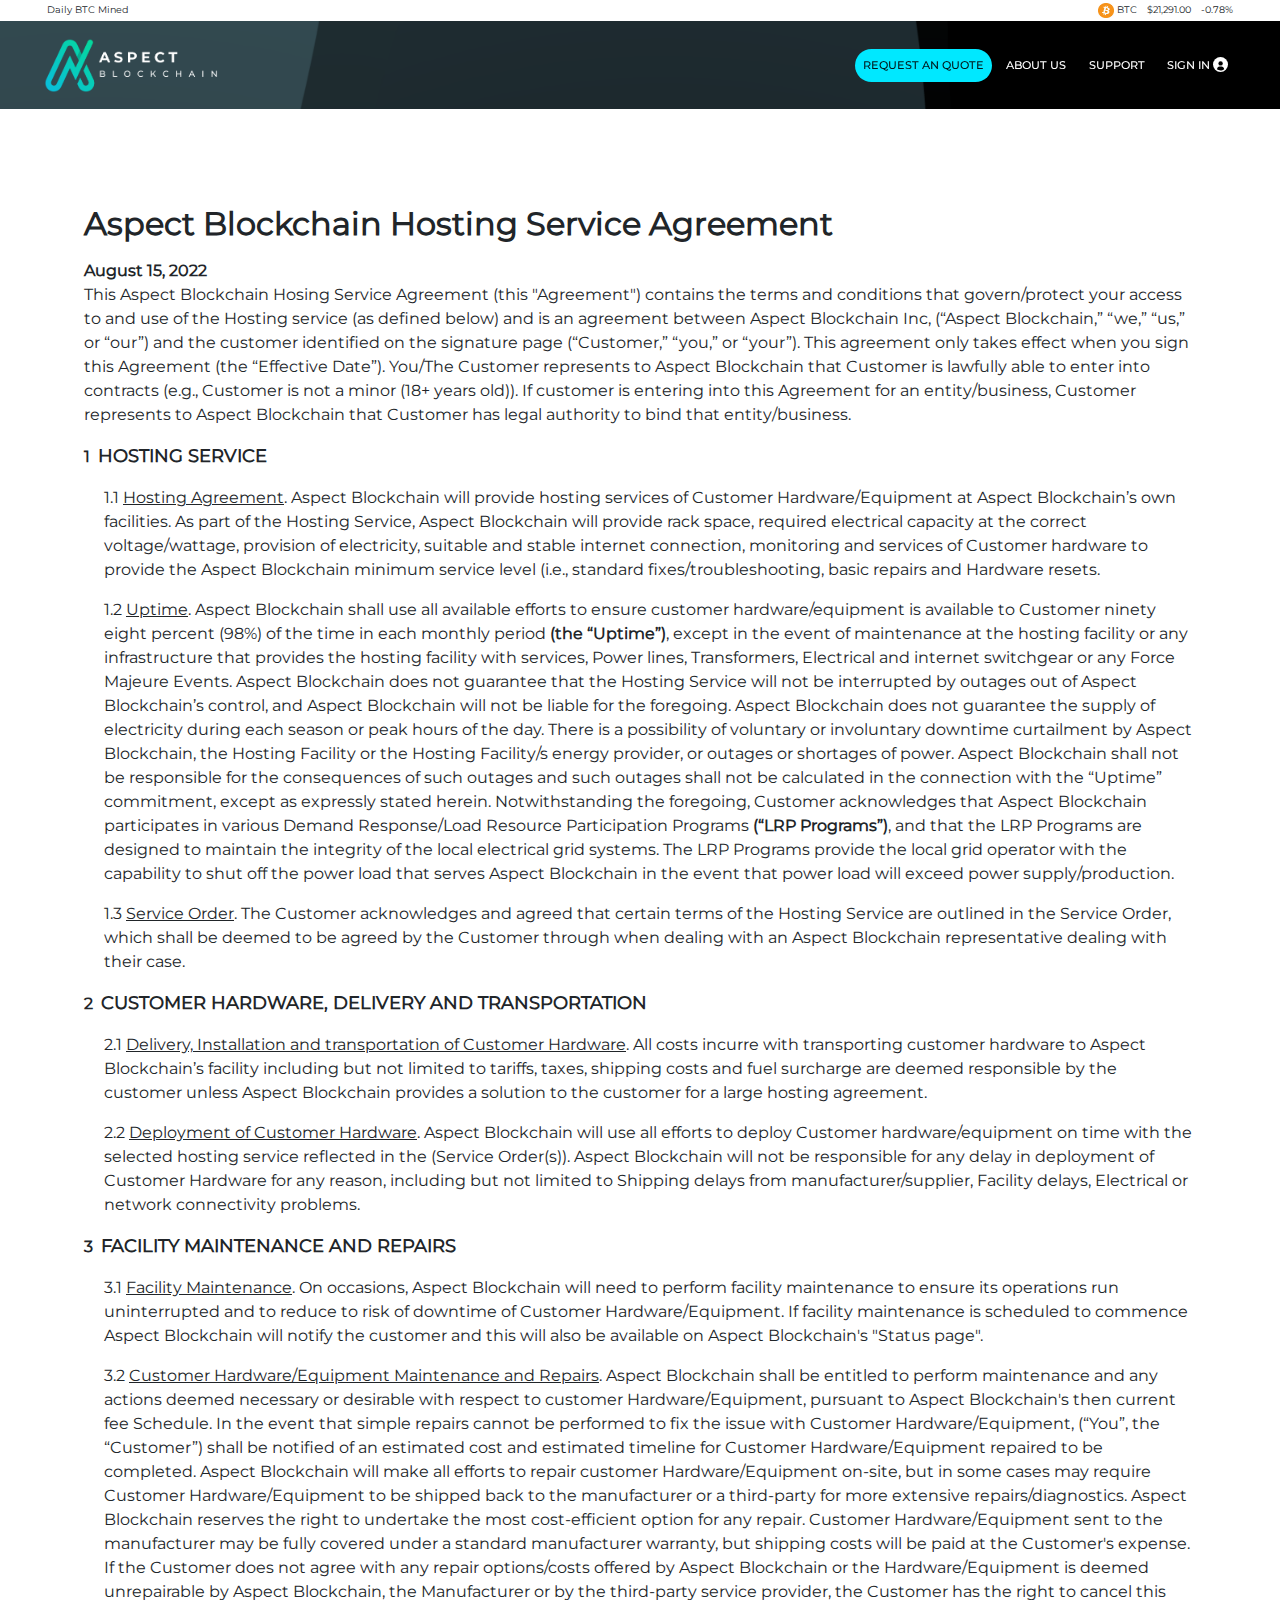
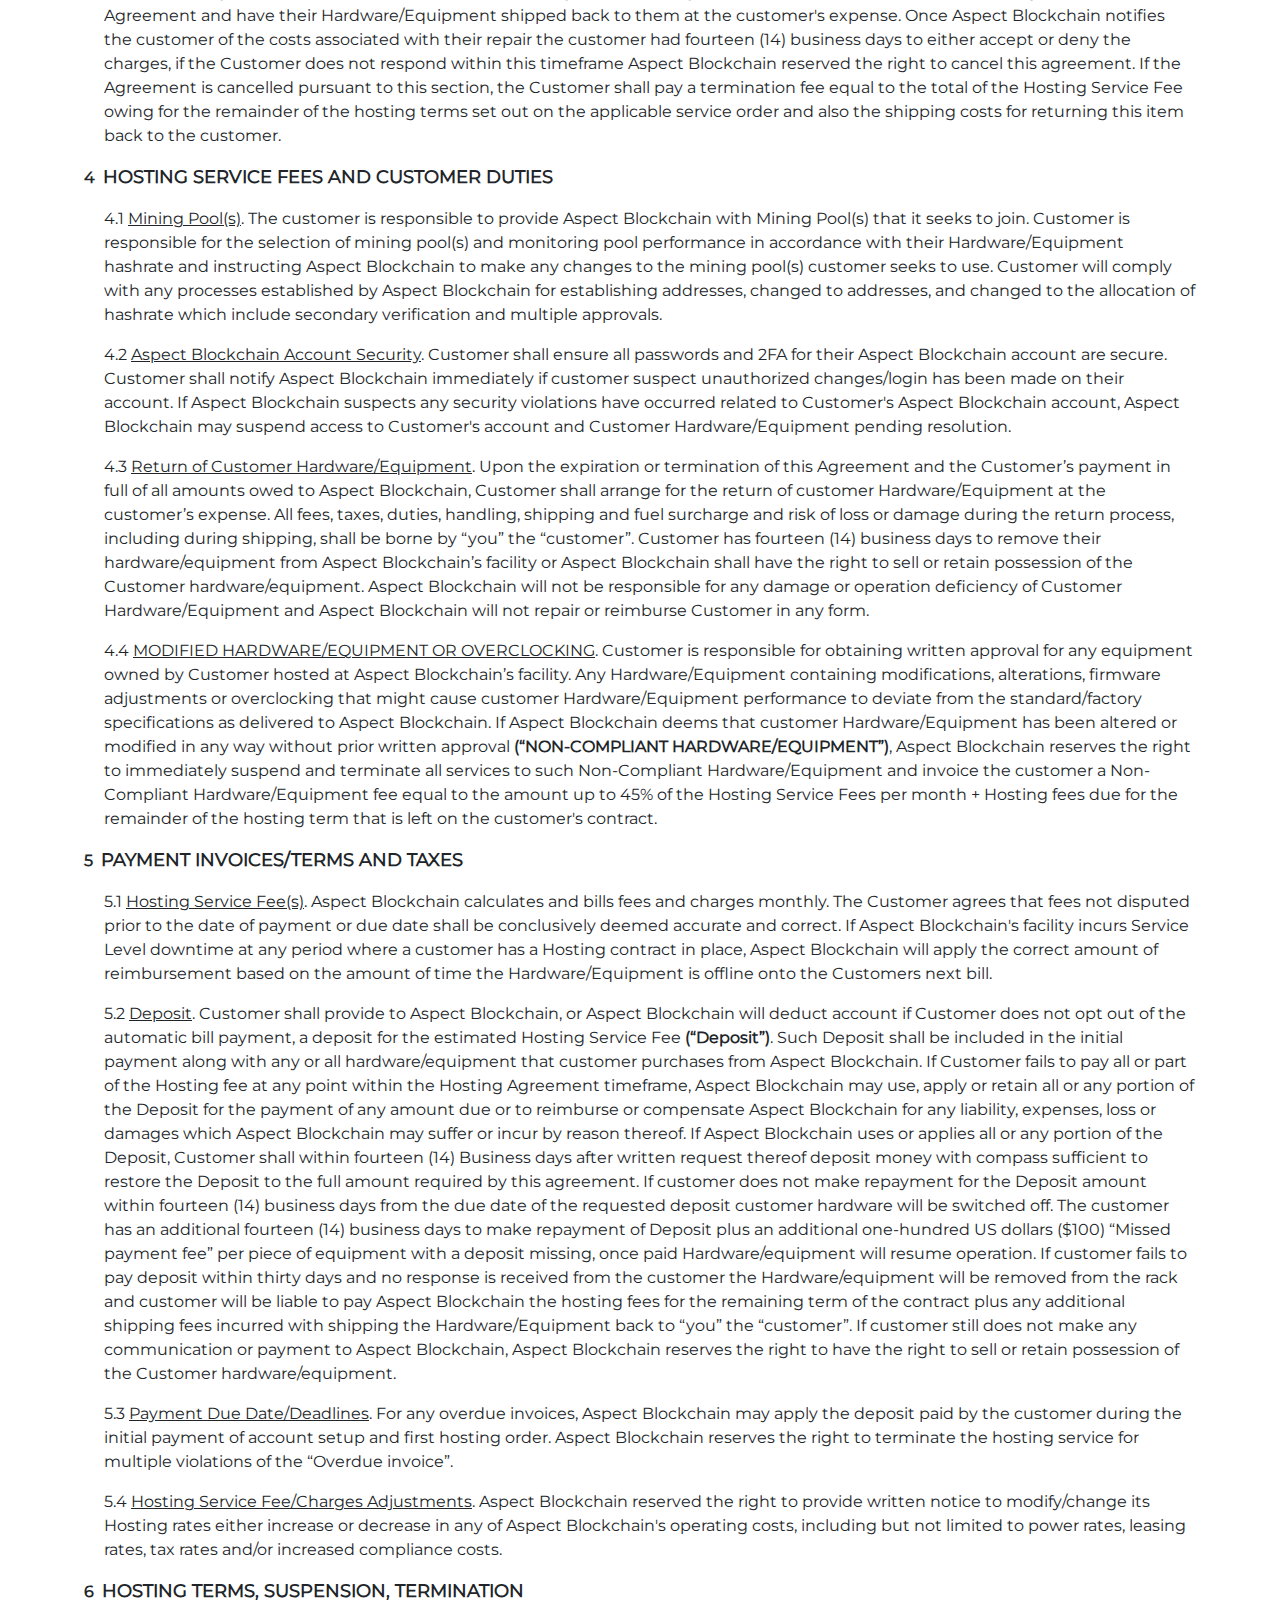
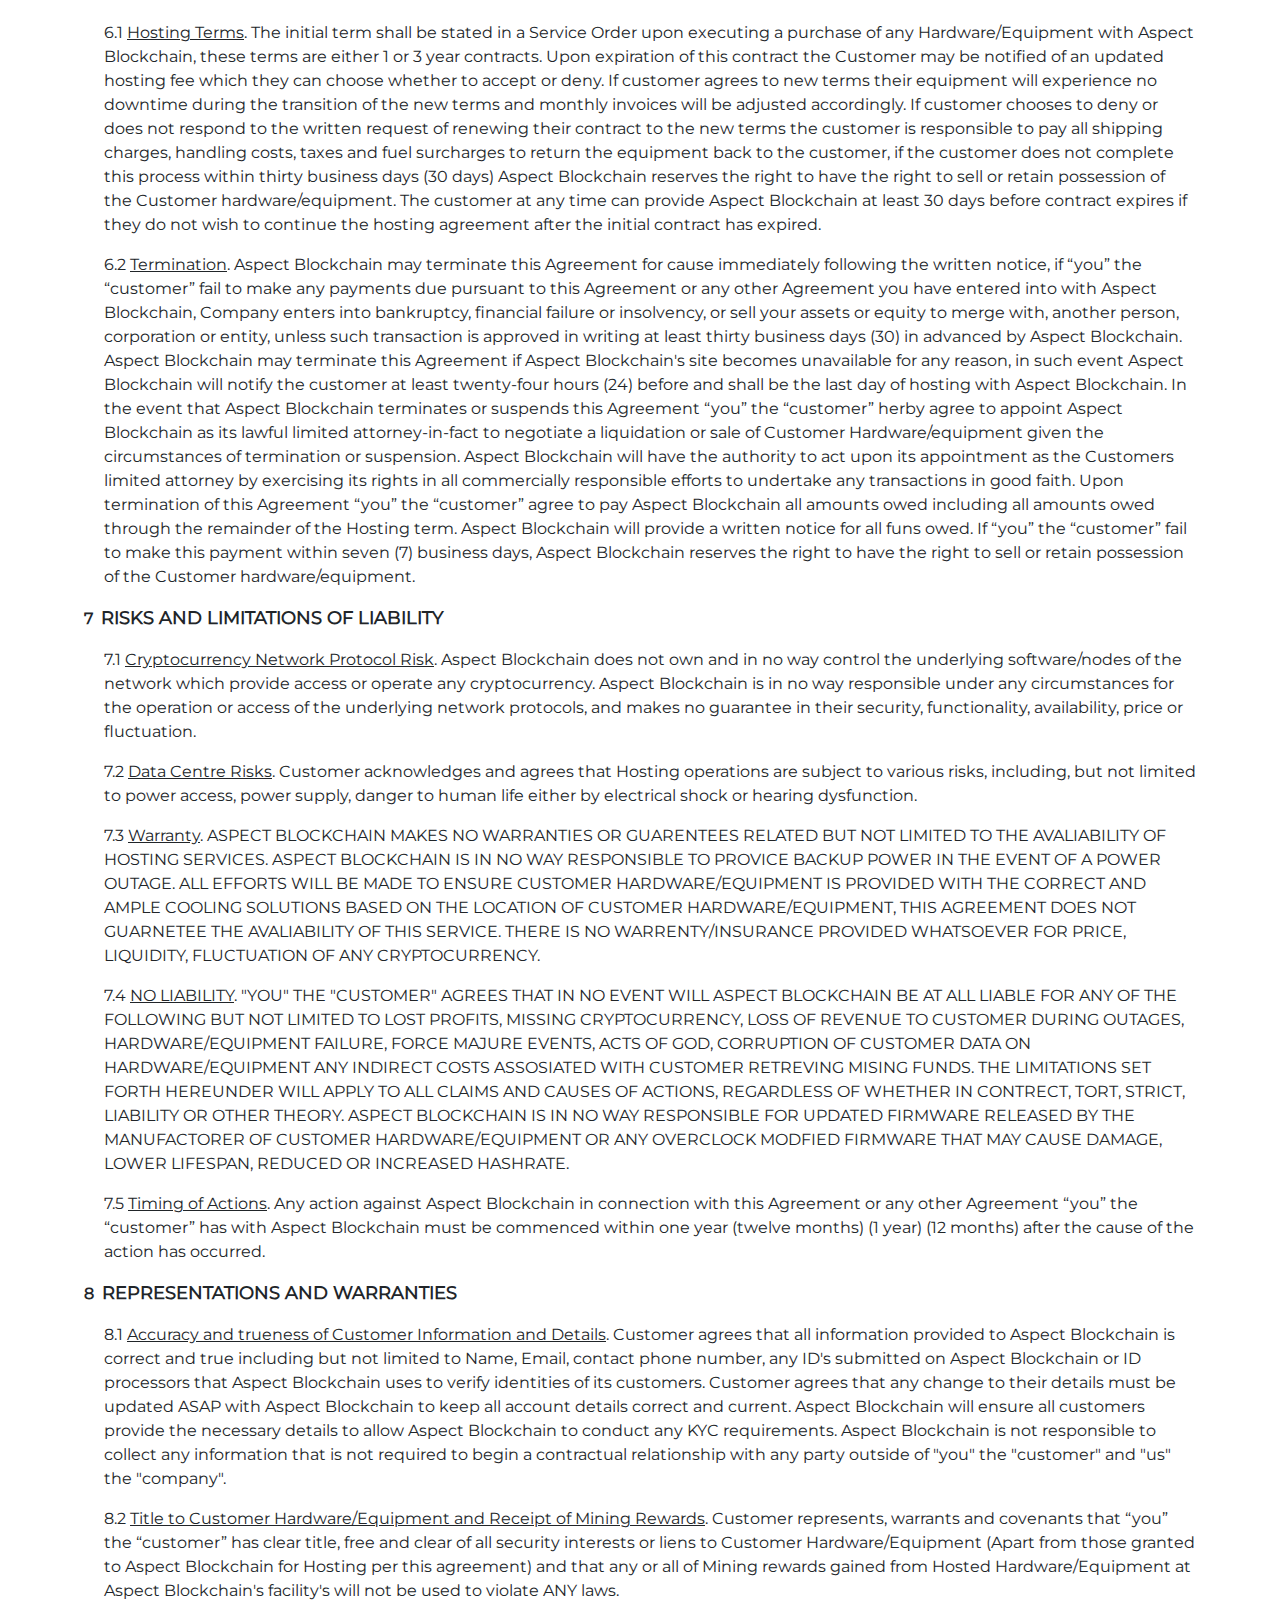
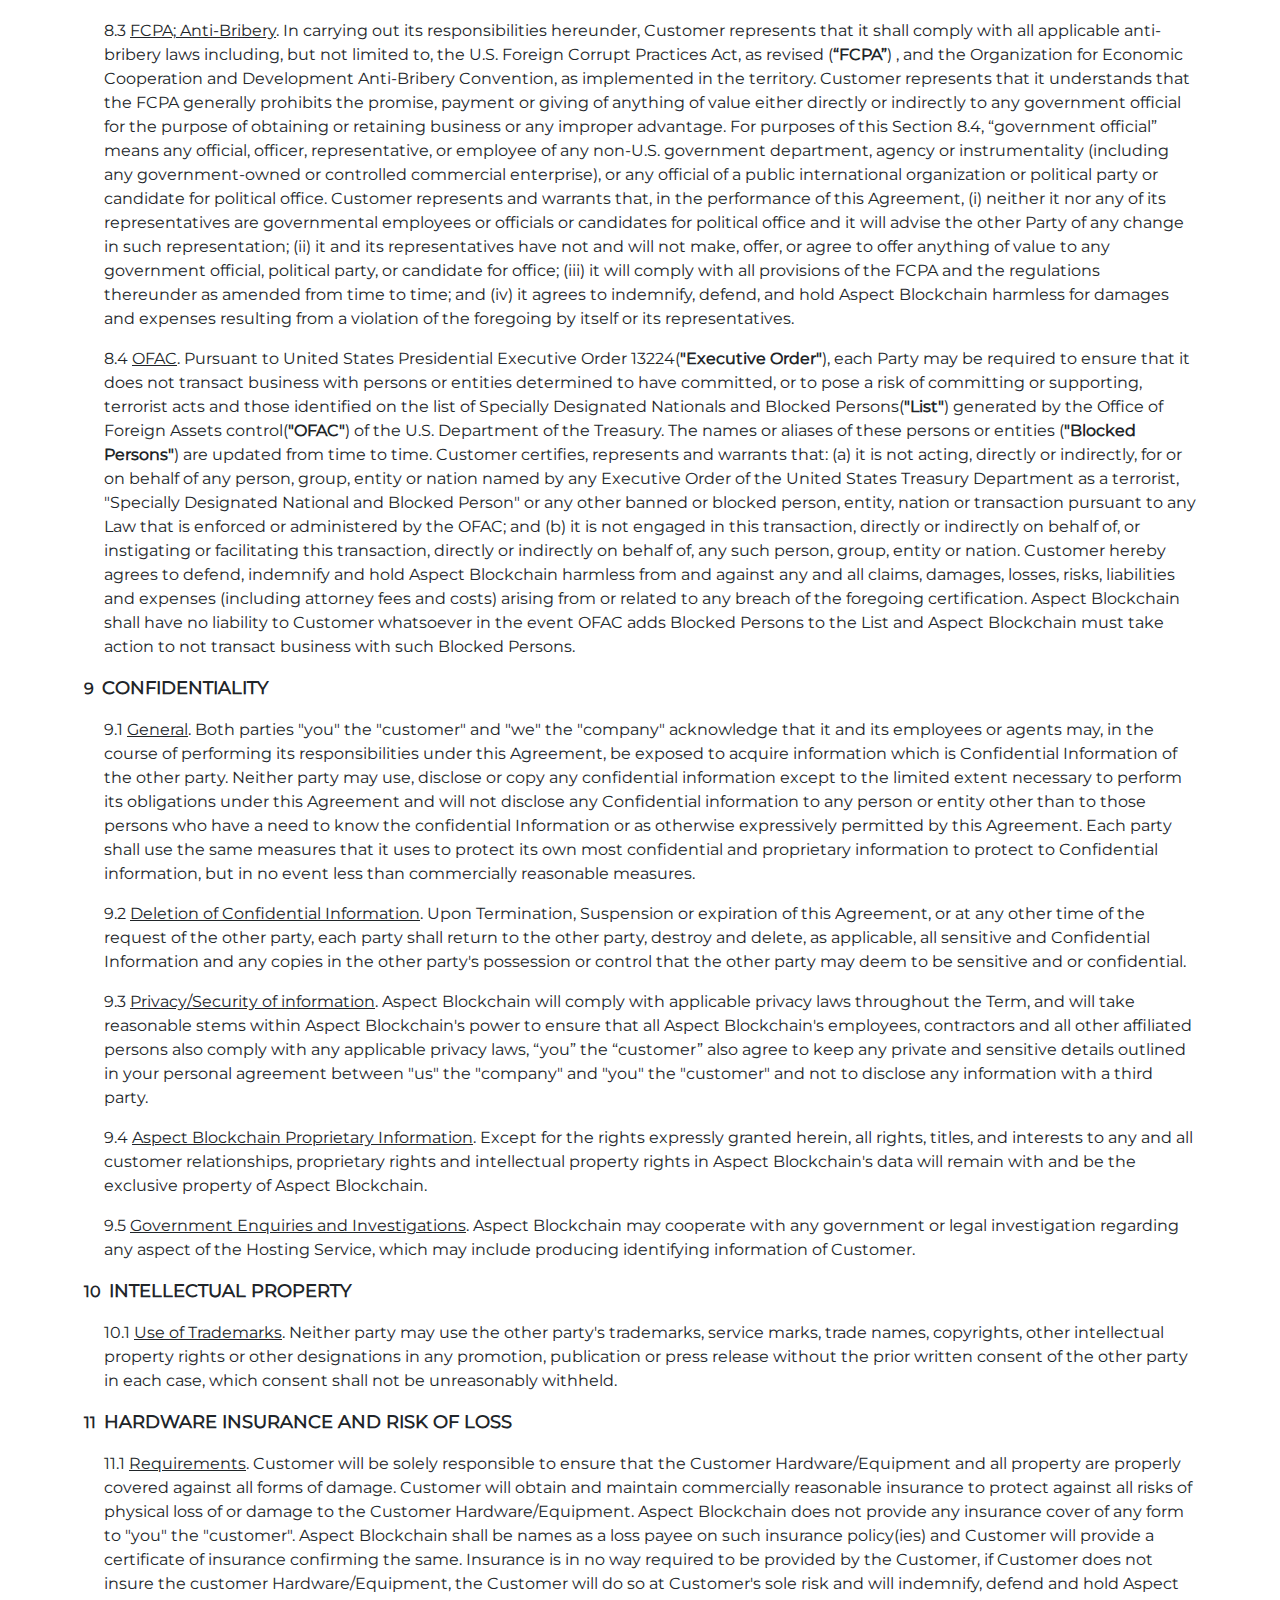
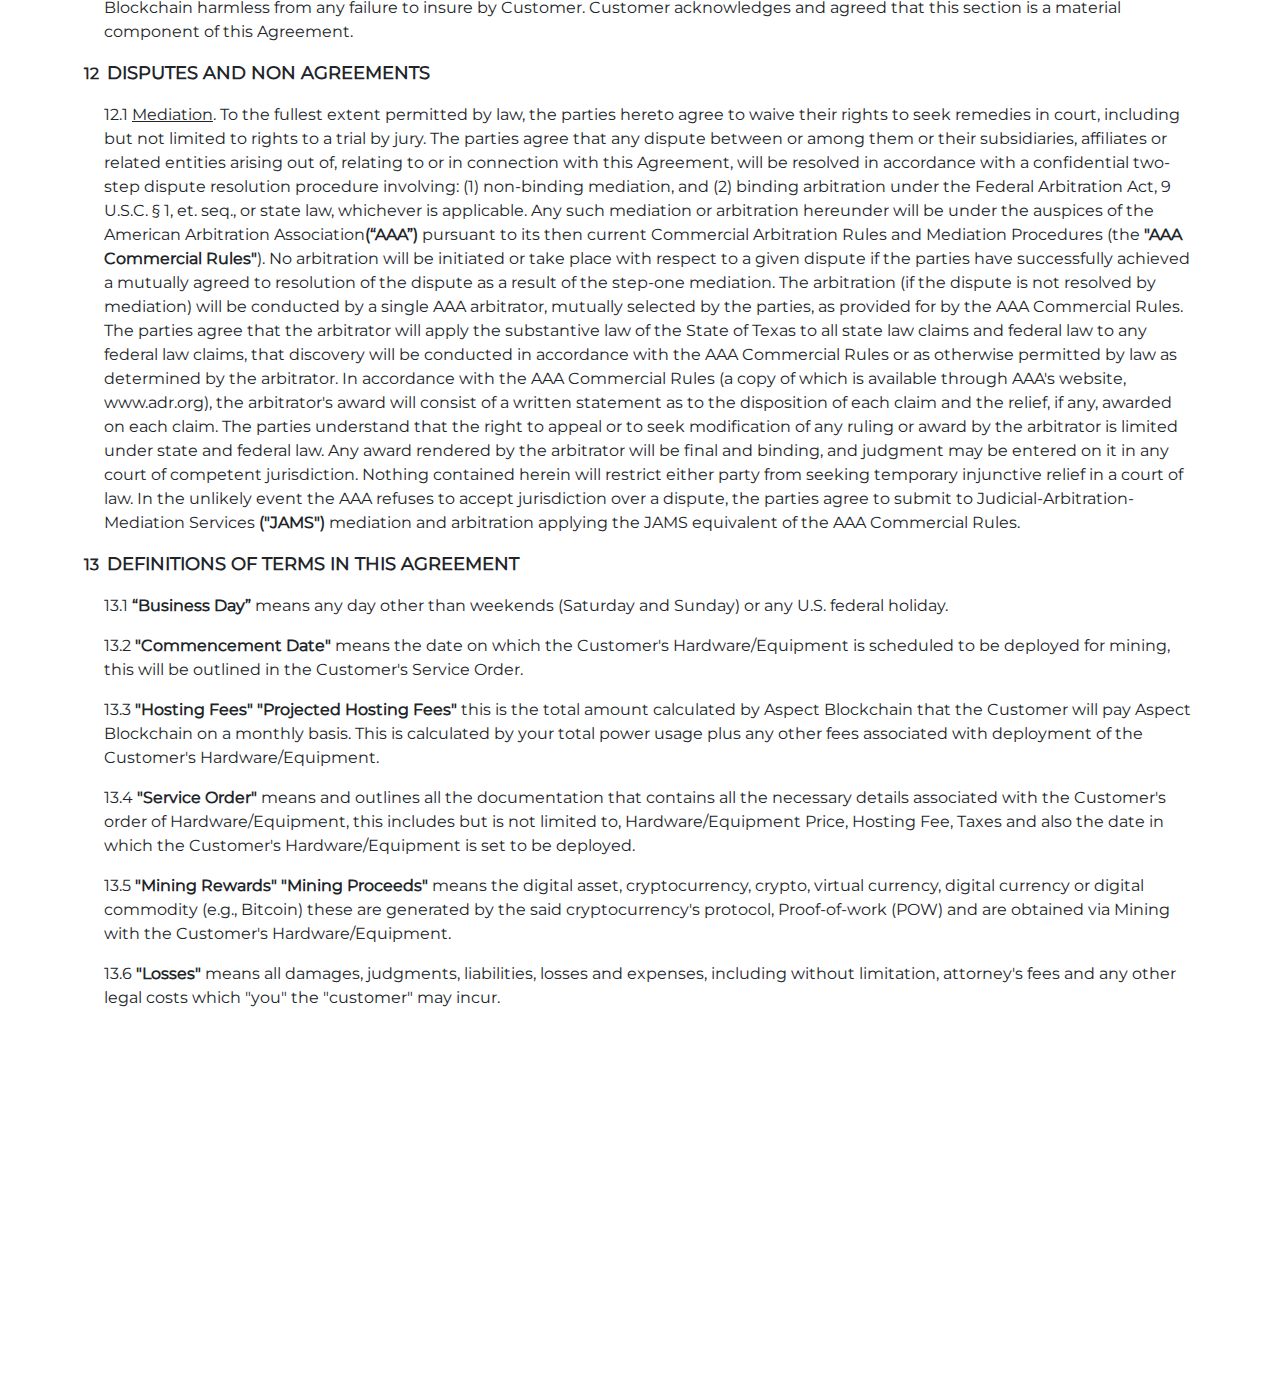
<file: project-oken1/hosting-agreement.html>
<!DOCTYPE html>
<html lang="en">

<head>
    <meta charset="UTF-8">
    <meta name="viewport" content="width=device-width, initial-scale=1.0">
    <title>Hosting Service Agreement - Aspect Blockchain</title>
    <link rel="stylesheet" href="css/bootstrap.css">
    <link rel="stylesheet" href="css/style3.css">
    <link rel="stylesheet" href="css/animate.min.css">
    <link rel="stylesheet" href="css/style1.css">
    <link rel="stylesheet" href="css/style.css">
</head>

<body>
    <div class="sect">
        <div class="topmost">
            <div class="container">
                <div class="flex mx-auto justify-between">
                    <p class="flex btc">Daily BTC Mined</p>
                    <p class="flex btc justify-between"><span><img src="images/bitcoin1.webp" alt="bitcoin"> BTC</span>
                        <span>$21,291.00</span>
                        <span>-0.78%</span>
                    </p>
                </div>
            </div>
        </div>
        <header class="sticky-top pb-3">
            <div class="container clipped">
                <div class="row">
                    <div id="title" class="col-6">
                        <a href="#">
                            <img id="sitelogo" class="site-logo" src="images/sitelogoV1.png" alt="Aspect Blockchain"
                                width="250px" height="auto">
                        </a>
                    </div>
                    <nav class="navbar navbar-expand-md navbar-light col-6 pe-0">
                        <div class="container-fluid">
                            <button class="navbar-toggler" type="button" onclick="toggleOn()">
                                <span class="navbar-toggler-icon"></span>
                            </button>
                            <div>
                                <div class="menu-bar" id="navbarSupportedContent">
                                    <ul class="navbar-nav mb-2 mb-lg-0 nav-pills">
                                        <li class="nav-item">
                                            <a class="nav-link active" aria-current="page" href="#" data-bs-toggle="modal" data-bs-target="#request">REQUEST AN QUOTE</a>
                                        </li>
                                        <li class="nav-item">
                                            <a class="nav-link" href="#">ABOUT US</a>
                                        </li>
                                        <li class="nav-item dropdown">
                                            <a class="nav-link" href="#">SUPPORT</a>
                                        </li>
                                        <li class="nav-item">
                                            <a class="nav-link" href="sign-in.html">SIGN IN
                                                <span class="sign-up">
                                                    <svg xmlns="http://www.w3.org/2000/svg" viewBox="0 0 40 40"
                                                        class="human-icon d-inline-block align-text-top">
                                                        <defs>
                                                            <style>
                                                                .cls-1 {
                                                                    fill: #fff;
                                                                }

                                                                .cls-2 {
                                                                    fill: #000;
                                                                }
                                                            </style>
                                                        </defs>
                                                        <title>improved</title>
                                                        <g id="Layer_2" data-name="Layer 2">
                                                            <g id="Layer_1-2" data-name="Layer 1">
                                                                <circle class="cls-1" cx="20" cy="20" r="20" />
                                                                <circle class="cls-2" cx="20.29" cy="17.06" r="5.89" />
                                                                <path class="cls-2"
                                                                    d="M10.65,32.59a10.4,10.4,0,0,1,1-3.46,7.18,7.18,0,0,1,2.78-2.84A9.18,9.18,0,0,1,17,25.4c.39-.07,2.52-.06,3-.06a28.67,28.67,0,0,1,3.35,0,9,9,0,0,1,3.09,1.13A6.63,6.63,0,0,1,28.81,29a7.6,7.6,0,0,1,1,3.64,24.82,24.82,0,0,1-4.72,2.49,20.94,20.94,0,0,1-5.13.79A20.83,20.83,0,0,1,15,34.94,23.33,23.33,0,0,1,10.65,32.59Z" />
                                                            </g>
                                                        </g>
                                                    </svg>
                                                </span></a>
                                        </li>
                                    </ul>
                                    <i id="toggle-off" class="fa fa-times" onclick="toggleOff()">
                                        <svg xmlns="http://www.w3.org/2000/svg" viewBox="0 0 352 512">
                                            <defs>
                                                <style>
                                                    .cls-1 {
                                                        fill: #fff;
                                                    }
                                                </style>
                                            </defs>
                                            <title>times</title>
                                            <path class="cls-1"
                                                d="M242.72 256l100.07-100.07c12.28-12.28 12.28-32.19 0-44.48l-22.24-22.24c-12.28-12.28-32.19-12.28-44.48 0L176 189.28 75.93 89.21c-12.28-12.28-32.19-12.28-44.48 0L9.21 111.45c-12.28 12.28-12.28 32.19 0 44.48L109.28 256 9.21 356.07c-12.28 12.28-12.28 32.19 0 44.48l22.24 22.24c12.28 12.28 32.2 12.28 44.48 0L176 322.72l100.07 100.07c12.28 12.28 32.2 12.28 44.48 0l22.24-22.24c12.28-12.28 12.28-32.19 0-44.48L242.72 256z" />
                                        </svg>
                                    </i>
                                </div>
                            </div>
                        </div>
                    </nav>
                </div>
            </div>
        </header>
        <main class="relative bg-white">
            <div>
                <div class="relative">
                    <div class="container mx-auto overflow-visible relative pt-2/10 sm:pt-1/10 lg:pt-20 pxs-4">
                        <div>
                            <div class="block mt-3">
                                <h1 class="mb-3"><b>Aspect Blockchain Hosting Service Agreement</b></h1>
                                <p><span><b>August 15, 2022</b></span></p>
                                <p><span>This Aspect Blockchain Hosing Service Agreement (this "Agreement") contains the terms and conditions that govern/protect your access to and use of the Hosting service (as defined below) and is an agreement between Aspect Blockchain Inc, (“Aspect Blockchain,” “we,” “us,” or “our”) and the customer identified on the signature page (“Customer,” “you,” or “your”). This agreement only takes effect when you sign this Agreement (the “Effective Date”). You/The Customer represents to Aspect Blockchain that Customer is lawfully able to enter into contracts (e.g., Customer is not a minor (18+ years old)). If customer is entering into this Agreement for an entity/business, Customer represents to Aspect Blockchain that Customer has legal authority to bind that entity/business.</span></p>
                                <ol class="space-y-4 mt-3">
                                    <li><span><b>1</b></span> <b class="ml-1 text-lg">HOSTING SERVICE</b></li>
                                    <ol class="space-y-4">
                                        <li>
                                            <p class="ml-5"><span>1.1</span><u class="ml-1">Hosting Agreement</u>.
                                                Aspect Blockchain will provide hosting services of Customer Hardware/Equipment at Aspect Blockchain’s own facilities. As
                                                part of the Hosting Service, Aspect Blockchain will provide rack space, required electrical capacity at the correct
                                                voltage/wattage, provision of electricity, suitable and stable internet connection, monitoring and services of Customer
                                                hardware to provide the Aspect Blockchain minimum service level (i.e., standard fixes/troubleshooting, basic repairs and
                                                Hardware resets.
                                            </p>
                                        </li>
                                        <li>
                                            <p class="ml-5"><span>1.2</span><u class="ml-1">Uptime</u>.
                                                Aspect Blockchain shall use all available efforts to ensure customer hardware/equipment is available to Customer ninety
                                                eight percent (98%) of the time in each monthly period <b>(the “Uptime”)</b>, except in the event of maintenance at the hosting
                                                facility or any infrastructure that provides the hosting facility with services, Power lines, Transformers, Electrical
                                                and internet switchgear or any Force Majeure Events. Aspect Blockchain does not guarantee that the Hosting Service will
                                                not be interrupted by outages out of Aspect Blockchain’s control, and Aspect Blockchain will not be liable for the
                                                foregoing. Aspect Blockchain does not guarantee the supply of electricity during each season or peak hours of the day.
                                                There is a possibility of voluntary or involuntary downtime curtailment by Aspect Blockchain, the Hosting Facility or
                                                the Hosting Facility/s energy provider, or outages or shortages of power. Aspect Blockchain shall not be responsible for
                                                the consequences of such outages and such outages shall not be calculated in the connection with the “Uptime”
                                                commitment, except as expressly stated herein. Notwithstanding the foregoing, Customer acknowledges that Aspect
                                                Blockchain participates in various Demand Response/Load Resource Participation Programs <b>(“LRP Programs”)</b>, and that the
                                                LRP Programs are designed to maintain the integrity of the local electrical grid systems. The LRP Programs provide the
                                                local grid operator with the capability to shut off the power load that serves Aspect Blockchain in the event that power
                                                load will exceed power supply/production.
                                            </p>
                                        </li>
                                        <li>
                                            <p class="ml-5"><span>1.3</span><u class="ml-1">Service Order</u>.
                                                The Customer acknowledges and agreed that certain terms of the Hosting Service are outlined in the Service Order, which shall be deemed to be agreed by the Customer through when dealing with an Aspect Blockchain representative dealing with their case.
                                            </p>
                                        </li>
                                    </ol>
                                    <li><span><b>2 </b></span><b><span class="ml-1 text-lg">CUSTOMER HARDWARE, DELIVERY AND TRANSPORTATION</span></b></li>
                                    <ol class="space-y-4">
                                        <li>
                                            <p class="ml-5"><span>2.1</span><u class="ml-1">Delivery, Installation and transportation of Customer Hardware</u>.
                                                All costs incurre with transporting customer hardware to Aspect Blockchain’s facility including but not limited to tariffs, taxes, shipping costs and fuel surcharge are deemed
                                                responsible by the customer unless Aspect Blockchain provides a solution to the
                                                customer for a large hosting agreement.
                                            </p>
                                        </li>
                                        <li>
                                            <p class="ml-5"><span>2.2</span><u class="ml-1">Deployment of Customer Hardware</u>.
                                                Aspect Blockchain will use all efforts to deploy Customer hardware/equipment on time with the selected hosting service
                                                reflected in the (Service Order(s)). Aspect Blockchain will not be responsible for any delay in deployment of Customer
                                                Hardware for any reason, including but not limited to Shipping delays from manufacturer/supplier, Facility delays,
                                                Electrical or network connectivity problems.
                                            </p>
                                        </li>
                                    </ol>
                                    <li><span><b>3</b></span> <b class="ml-1 text-lg">FACILITY MAINTENANCE AND REPAIRS</b></li>
                                    <ol class="space-y-4">
                                        <li>
                                            <p class="ml-5"><span>3.1</span><u class="ml-1">Facility Maintenance</u>.
                                                On occasions, Aspect Blockchain will need to perform facility maintenance to ensure its operations run uninterrupted
                                                and to reduce to risk of downtime of Customer Hardware/Equipment. If facility maintenance is scheduled to commence
                                                Aspect Blockchain will notify the customer and this will also be available on Aspect Blockchain's "Status page".
                                            </p>
                                        </li>
                                        <li>
                                            <p class="ml-5"><span>3.2</span><u class="ml-1">Customer Hardware/Equipment Maintenance and Repairs</u>.
                                                Aspect Blockchain shall be entitled to perform maintenance and any actions deemed necessary or desirable with respect to
                                                customer Hardware/Equipment, pursuant to Aspect Blockchain's then current fee Schedule. In the event that simple repairs
                                                cannot be performed to fix the issue with Customer Hardware/Equipment, (“You”, the “Customer”) shall be notified of an
                                                estimated cost and estimated timeline for Customer Hardware/Equipment repaired to be completed. Aspect Blockchain will
                                                make all efforts to repair customer Hardware/Equipment on-site, but in some cases may require Customer Hardware/Equipment to be shipped back to the manufacturer or a third-party for more extensive repairs/diagnostics. Aspect Blockchain reserves the right to undertake the most cost-efficient option for any repair. Customer Hardware/Equipment sent to the manufacturer may be fully covered under a standard manufacturer warranty, but shipping costs will be paid at the Customer's expense. If the Customer does not agree with any repair options/costs offered by Aspect Blockchain or the Hardware/Equipment is deemed unrepairable by Aspect Blockchain, the Manufacturer or by the
                                                third-party service provider, the Customer has the right to cancel this Agreement and have their Hardware/Equipment shipped back to them at the customer's expense. Once Aspect Blockchain notifies the customer of the costs associated with their repair the customer had fourteen (14) business days to either accept or deny the charges, if the Customer does not respond within this timeframe Aspect Blockchain reserved the right to cancel this agreement. If the Agreement is cancelled pursuant to this section, the Customer shall pay a termination fee equal to the total of the Hosting Service Fee owing for the remainder of the hosting terms set out on the applicable service order and also the shipping costs for returning this item back to the customer.
                                            </p>
                                        </li>
                                    </ol>
                                    <li><span><b>4 </b></span><b><span class="ml-1 text-lg">HOSTING SERVICE FEES AND CUSTOMER DUTIES</span></b>
                                    </li>
                                    <ol class="space-y-4">
                                        <li>
                                            <p class="ml-5"><span>4.1</span><u class="ml-1">Mining Pool(s)</u>.
                                                The customer is responsible to provide Aspect Blockchain with Mining Pool(s) that it seeks to join. Customer is
                                                responsible for the selection of mining pool(s) and monitoring pool performance in accordance with their
                                                Hardware/Equipment hashrate and instructing Aspect Blockchain to make any changes to the mining pool(s) customer seeks
                                                to use. Customer will comply with any processes established by Aspect Blockchain for establishing addresses, changed to
                                                addresses, and changed to the allocation of hashrate which include secondary verification and multiple approvals.
                                            </p>
                                        </li>
                                        <li>
                                            <p class="ml-5"><span>4.2</span><u class="ml-1">Aspect Blockchain Account Security</u>.
                                                Customer shall ensure all passwords and 2FA for their Aspect Blockchain account are secure. Customer shall notify Aspect
                                                Blockchain immediately if customer suspect unauthorized changes/login has been made on their account. If Aspect
                                                Blockchain suspects any security violations have occurred related to Customer's Aspect Blockchain account, Aspect
                                                Blockchain may suspend access to Customer's account and Customer Hardware/Equipment pending resolution.
                                            </p>
                                        </li>
                                        <li>
                                            <p class="ml-5"><span>4.3</span><u class="ml-1">Return of Customer Hardware/Equipment</u>.
                                                Upon the expiration or termination of this Agreement and the Customer’s payment in full of all amounts owed to Aspect
                                                Blockchain, Customer shall arrange for the return of customer Hardware/Equipment at the customer’s expense. All fees,
                                                taxes, duties, handling, shipping and fuel surcharge and risk of loss or damage during the return process, including
                                                during shipping, shall be borne by “you” the “customer”. Customer has fourteen (14) business days to remove their
                                                hardware/equipment from Aspect Blockchain’s facility or Aspect Blockchain shall have the right to sell or retain
                                                possession of the Customer hardware/equipment. Aspect Blockchain will not be responsible for any damage or operation
                                                deficiency of Customer Hardware/Equipment and Aspect Blockchain will not repair or reimburse Customer in any form.
                                            </p>
                                        </li>
                                        <li>
                                            <p class="ml-5"><span>4.4</span><u class="ml-1">MODIFIED HARDWARE/EQUIPMENT OR OVERCLOCKING</u>.
                                                Customer is responsible for obtaining written approval for any equipment owned by Customer hosted at Aspect Blockchain’s
                                                facility. Any Hardware/Equipment containing modifications, alterations, firmware adjustments or overclocking that might
                                                cause customer Hardware/Equipment performance to deviate from the standard/factory specifications as delivered to Aspect Blockchain. If Aspect Blockchain deems that customer Hardware/Equipment has been altered or modified in any way without
                                                prior written approval <b>(“NON-COMPLIANT HARDWARE/EQUIPMENT”)</b>, Aspect Blockchain reserves the right to immediately suspend
                                                and terminate all services to such Non-Compliant Hardware/Equipment and invoice the customer a Non-Compliant
                                                Hardware/Equipment fee equal to the amount up to 45% of the Hosting Service Fees per month + Hosting fees due for the
                                                remainder of the hosting term that is left on the customer's contract.
                                            </p>
                                        </li>
                                    </ol>
                                    <li><span><b>5 </b></span><b><span class="ml-1 text-lg">PAYMENT INVOICES/TERMS AND TAXES</span></b></li>
                                    <ol class="space-y-4">
                                        <li>
                                            <p class="ml-5"><span>5.1</span><u class="ml-1">Hosting Service Fee(s)</u>.
                                                Aspect Blockchain calculates and bills fees and charges monthly. The Customer agrees that fees not disputed prior to the
                                                date of payment or due date shall be conclusively deemed accurate and correct. If Aspect Blockchain's facility incurs
                                                Service Level downtime at any period where a customer has a Hosting contract in place, Aspect Blockchain will apply the
                                                correct amount of reimbursement based on the amount of time the Hardware/Equipment is offline onto the Customers next
                                                bill.
                                            </p>
                                        </li>
                                        <li>
                                            <p class="ml-5"><span>5.2</span><u class="ml-1">Deposit</u>.
                                                Customer shall provide to Aspect Blockchain, or Aspect Blockchain will deduct account if Customer does not opt out of
                                                the automatic bill payment, a deposit for the estimated Hosting Service Fee <b>(“Deposit”)</b>. Such Deposit shall be included
                                                in the initial payment along with any or all hardware/equipment that customer purchases from Aspect Blockchain. If
                                                Customer fails to pay all or part of the Hosting fee at any point within the Hosting Agreement timeframe, Aspect
                                                Blockchain may use, apply or retain all or any portion of the Deposit for the payment of any amount due or to reimburse
                                                or compensate Aspect Blockchain for any liability, expenses, loss or damages which Aspect Blockchain may suffer or incur
                                                by reason thereof. If Aspect Blockchain uses or applies all or any portion of the Deposit, Customer shall within
                                                fourteen (14) Business days after written request thereof deposit money with compass sufficient to restore the Deposit
                                                to the full amount required by this agreement. If customer does not make repayment for the Deposit amount within
                                                fourteen (14) business days from the due date of the requested deposit customer hardware will be switched off. The
                                                customer has an additional fourteen (14) business days to make repayment of Deposit plus an additional one-hundred US
                                                dollars ($100) “Missed payment fee” per piece of equipment with a deposit missing, once paid Hardware/equipment will
                                                resume operation. If customer fails to pay deposit within thirty days and no response is received from the customer the
                                                Hardware/equipment will be removed from the rack and customer will be liable to pay Aspect Blockchain the hosting fees
                                                for the remaining term of the contract plus any additional shipping fees incurred with shipping the Hardware/Equipment
                                                back to “you” the “customer”. If customer still does not make any communication or payment to Aspect Blockchain, Aspect
                                                Blockchain reserves the right to have the right to sell or retain possession of the Customer hardware/equipment.
                                            </p>
                                        </li>
                                        <li>
                                            <p class="ml-5"><span>5.3</span><u class="ml-1">Payment Due Date/Deadlines</u>.
                                                For any overdue invoices, Aspect Blockchain may apply the deposit paid by the customer during the initial payment of account setup
                                                and first hosting order. Aspect Blockchain reserves the right to terminate the hosting
                                                service for multiple violations of the “Overdue invoice”.
                                            </p>
                                        </li>
                                        <li>
                                            <p class="ml-5"><span>5.4</span><u class="ml-1">Hosting Service Fee/Charges Adjustments</u>.
                                                Aspect Blockchain reserved the right to provide written notice to modify/change its Hosting rates either increase or
                                                decrease in any of Aspect Blockchain's operating costs, including but not limited to power rates, leasing rates, tax
                                                rates and/or increased compliance costs.
                                            </p>
                                        </li>
                                    </ol>
                                    <li><span><b>6 </b></span><b><span class="ml-1 text-lg">HOSTING TERMS, SUSPENSION, TERMINATION</span></b></li>
                                    <ol class="space-y-4">
                                        <li>
                                            <p class="ml-5"><span>6.1</span><u class="ml-1">Hosting Terms</u>.
                                                The initial term shall be stated in a Service Order upon executing a purchase of any Hardware/Equipment with Aspect
                                                Blockchain, these terms are either 1 or 3 year contracts. Upon expiration of this contract the Customer may be notified
                                                of an updated hosting fee which they can choose whether to accept or deny. If customer agrees to new terms their
                                                equipment will experience no downtime during the transition of the new terms and monthly invoices will be adjusted
                                                accordingly. If customer chooses to deny or does not respond to the written request of renewing their contract to the
                                                new terms the customer is responsible to pay all shipping charges, handling costs, taxes and fuel surcharges to return
                                                the equipment back to the customer, if the customer does not complete this process within thirty business days (30 days)
                                                Aspect Blockchain reserves the right to have the right to sell or retain possession of the Customer hardware/equipment.
                                                The customer at any time can provide Aspect Blockchain at least 30 days before contract expires if they do not wish to
                                                continue the hosting agreement after the initial contract has expired.
                                            </p>
                                        </li>
                                        <li>
                                            <p class="ml-5"><span>6.2</span><u class="ml-1">Termination</u>.
                                                Aspect Blockchain may terminate this Agreement for cause immediately following the written notice, if “you” the
                                                “customer” fail to make any payments due pursuant to this Agreement or any other Agreement you have entered into with
                                                Aspect Blockchain, Company enters into bankruptcy, financial failure or insolvency, or sell your assets or equity to
                                                merge with, another person, corporation or entity, unless such transaction is approved in writing at least thirty
                                                business days (30) in advanced by Aspect Blockchain. Aspect Blockchain may terminate this Agreement if Aspect
                                                Blockchain's site becomes unavailable for any reason, in such event Aspect Blockchain will notify the customer at least
                                                twenty-four hours (24) before and shall be the last day of hosting with Aspect Blockchain. In the event that Aspect
                                                Blockchain terminates or suspends this Agreement “you” the “customer” herby agree to appoint Aspect Blockchain as its
                                                lawful limited attorney-in-fact to negotiate a liquidation or sale of Customer Hardware/equipment given the
                                                circumstances of termination or suspension. Aspect Blockchain will have the authority to act upon its appointment as the
                                                Customers limited attorney by exercising its rights in all commercially responsible efforts to undertake any
                                                transactions in good faith. Upon termination of this Agreement “you” the “customer” agree to pay Aspect Blockchain all
                                                amounts owed including all amounts owed through the remainder of the Hosting term. Aspect Blockchain will provide a
                                                written notice for all funs owed. If “you” the “customer” fail to make this payment within seven (7) business days,
                                                Aspect Blockchain reserves the right to have the right to sell or retain possession of the Customer hardware/equipment.
                                            </p>
                                        </li>
                                    </ol>
                                    <li><span><b>7 </b></span><b><span class="ml-1 text-lg">RISKS AND LIMITATIONS OF LIABILITY</span></b></li>
                                    <ol class="space-y-4">
                                        <li>
                                            <p class="ml-5"><span>7.1</span><u class="ml-1">Cryptocurrency Network Protocol Risk</u>.
                                                Aspect Blockchain does not own and in no way control the underlying software/nodes of the network which provide access
                                                or operate any cryptocurrency. Aspect Blockchain is in no way responsible under any circumstances for the operation or
                                                access of the underlying network protocols, and makes no guarantee in their security, functionality, availability, price
                                                or fluctuation.
                                            </p>
                                        </li>
                                        <li>
                                            <p class="ml-5"><span>7.2</span><u class="ml-1">Data Centre Risks</u>.
                                                Customer acknowledges and agrees that Hosting operations are subject to various risks, including, but not limited to
                                                power access, power supply, danger to human life either by electrical shock or hearing dysfunction.
                                            </p>
                                        </li>
                                        <li>
                                            <p class="ml-5"><span>7.3</span><u class="ml-1">Warranty</u>.
                                                ASPECT BLOCKCHAIN MAKES NO WARRANTIES OR GUARENTEES RELATED BUT NOT LIMITED TO THE AVALIABILITY OF HOSTING SERVICES.
                                                ASPECT BLOCKCHAIN IS IN NO WAY RESPONSIBLE TO PROVICE BACKUP POWER IN THE EVENT OF A POWER OUTAGE. ALL EFFORTS WILL BE
                                                MADE TO ENSURE CUSTOMER HARDWARE/EQUIPMENT IS PROVIDED WITH THE CORRECT AND AMPLE COOLING SOLUTIONS BASED ON THE
                                                LOCATION OF CUSTOMER HARDWARE/EQUIPMENT, THIS AGREEMENT DOES NOT GUARNETEE THE AVALIABILITY OF THIS SERVICE. THERE IS NO
                                                WARRENTY/INSURANCE PROVIDED WHATSOEVER FOR PRICE, LIQUIDITY, FLUCTUATION OF ANY CRYPTOCURRENCY.
                                            </p>
                                        </li>
                                        <li>
                                            <p class="ml-5"><span>7.4</span><u class="ml-1">NO LIABILITY</u>.
                                                "YOU" THE "CUSTOMER" AGREES THAT IN NO EVENT WILL ASPECT BLOCKCHAIN BE AT ALL LIABLE FOR ANY OF THE FOLLOWING BUT NOT
                                                LIMITED TO LOST PROFITS, MISSING CRYPTOCURRENCY, LOSS OF REVENUE TO CUSTOMER DURING OUTAGES, HARDWARE/EQUIPMENT FAILURE,
                                                FORCE MAJURE EVENTS, ACTS OF GOD, CORRUPTION OF CUSTOMER DATA ON HARDWARE/EQUIPMENT ANY INDIRECT COSTS ASSOSIATED WITH
                                                CUSTOMER RETREVING MISING FUNDS. THE LIMITATIONS SET FORTH HEREUNDER WILL APPLY TO ALL CLAIMS AND CAUSES OF ACTIONS,
                                                REGARDLESS OF WHETHER IN CONTRECT, TORT, STRICT, LIABILITY OR OTHER THEORY. ASPECT BLOCKCHAIN IS IN NO WAY RESPONSIBLE
                                                FOR UPDATED FIRMWARE RELEASED BY THE MANUFACTORER OF CUSTOMER HARDWARE/EQUIPMENT OR ANY OVERCLOCK MODFIED FIRMWARE THAT
                                                MAY CAUSE DAMAGE, LOWER LIFESPAN, REDUCED OR INCREASED HASHRATE.
                                            </p>
                                        </li>
                                        <li>
                                            <p class="ml-5"><span>7.5</span><u class="ml-1">Timing of Actions</u>.
                                                Any action against Aspect Blockchain in connection with this Agreement or any other Agreement “you” the “customer” has
                                                with Aspect Blockchain must be commenced within one year (twelve months) (1 year) (12 months) after the cause of the
                                                action has occurred.
                                            </p>
                                        </li>
                                    </ol>
                                    <li><span><b>8 </b></span><b><span class="ml-1 text-lg">REPRESENTATIONS AND WARRANTIES</span></b></li>
                                    <ol class="space-y-4">
                                        <li>
                                            <p class="ml-5"><span>8.1</span><u class="ml-1">Accuracy and trueness of Customer Information and Details</u>.
                                                Customer agrees that all information provided to Aspect Blockchain is correct and true including but not limited to
                                                Name, Email, contact phone number, any ID's submitted on Aspect Blockchain or ID processors that Aspect Blockchain uses
                                                to verify identities of its customers. Customer agrees that any change to their details must be updated ASAP with Aspect
                                                Blockchain to keep all account details correct and current. Aspect Blockchain will ensure all customers provide the
                                                necessary details to allow Aspect Blockchain to conduct any KYC requirements. Aspect Blockchain is not responsible to
                                                collect any information that is not required to begin a contractual relationship with any party outside of "you" the
                                                "customer" and "us" the "company".
                                            </p>
                                        </li>
                                        <li>
                                            <p class="ml-5"><span>8.2</span><u class="ml-1">Title to Customer Hardware/Equipment and Receipt of Mining Rewards</u>.
                                                Customer represents, warrants and covenants that “you” the “customer” has clear title, free and clear of all security
                                                interests or liens to Customer Hardware/Equipment (Apart from those granted to Aspect Blockchain for Hosting per this
                                                agreement) and that any or all of Mining rewards gained from Hosted Hardware/Equipment at Aspect Blockchain's facility's
                                                will not be used to violate ANY laws.
                                            </p>
                                        </li>
                                        <li>
                                            <p class="ml-5"><span>8.3</span><u class="ml-1">FCPA; Anti-Bribery</u>.
                                                In carrying out its responsibilities hereunder, Customer represents that it shall comply with all applicable anti-
                                                bribery laws including, but not limited to, the U.S. Foreign Corrupt Practices Act, as revised (<b>“FCPA”</b>) , and the
                                                Organization for Economic Cooperation and Development Anti-Bribery Convention, as implemented in the territory. Customer
                                                represents that it understands that the FCPA generally prohibits the promise, payment or giving of anything of value
                                                either directly or indirectly to any government official for the purpose of obtaining or retaining business or any
                                                improper advantage. For purposes of this Section 8.4, “government official” means any official, officer, representative,
                                                or employee of any non-U.S. government department, agency or instrumentality (including any government-owned or
                                                controlled commercial enterprise), or any official of a public international organization or political party or
                                                candidate for political office. Customer represents and warrants that, in the performance of this Agreement, (i) neither
                                                it nor any of its representatives are governmental employees or officials or candidates for political office and it will
                                                advise the other Party of any change in such representation; (ii) it and its representatives have not and will not make,
                                                offer, or agree to offer anything of value to any government official, political party, or candidate for office; (iii)
                                                it will comply with all provisions of the FCPA and the regulations thereunder as amended from time to time; and (iv) it
                                                agrees to indemnify, defend, and hold Aspect Blockchain harmless for damages and expenses resulting from a violation of
                                                the foregoing by itself or its representatives.
                                            </p>
                                        </li>
                                        <li>
                                            <p class="ml-5"><span>8.4</span><u class="ml-1">OFAC</u>.
                                                Pursuant to United States Presidential Executive Order 13224(<b>"Executive Order"</b>), each Party may be required to ensure
                                                that it does not transact business with persons or entities determined to have committed, or to pose a risk of
                                                committing or supporting, terrorist acts and those identified on the list of Specially Designated Nationals and Blocked
                                                Persons(<b>"List"</b>) generated by the Office of Foreign Assets control(<b>"OFAC"</b>) of the U.S. Department of the Treasury. The names or aliases of these persons or entities (<b>"Blocked Persons"</b>) are updated from time to time. Customer certifies, represents and warrants that: (a) it is not acting, directly or indirectly, for or on behalf of any person, group,
                                                entity or nation named by any Executive Order of the United States Treasury Department as a terrorist, "Specially
                                                Designated National and Blocked Person" or any other banned or blocked person, entity, nation or transaction pursuant to
                                                any Law that is enforced or administered by the OFAC; and (b) it is not engaged in this transaction, directly or indirectly on behalf of, or instigating or facilitating this transaction, directly or indirectly on behalf of, any such person, group, entity or nation. Customer hereby agrees to defend, indemnify and hold Aspect Blockchain harmless from and against any and all claims, damages, losses, risks, liabilities and expenses (including attorney fees and costs) arising from or related to any breach of the foregoing certification. Aspect Blockchain shall have no liability to Customer whatsoever in the event OFAC adds Blocked Persons to the List and Aspect Blockchain must take action to not transact business with such Blocked Persons.
                                            </p>
                                        </li>
                                    </ol>
                                    <li><span><b>9 </b></span><b><span class="ml-1 text-lg">CONFIDENTIALITY</span></b></li>
                                    <ol class="space-y-4">
                                        <li>
                                            <p class="ml-5"><span>9.1</span><u class="ml-1">General</u>.
                                                Both parties "you" the "customer" and "we" the "company" acknowledge that it and its employees or agents may, in the
                                                course of performing its responsibilities under this Agreement, be exposed to acquire information which is Confidential
                                                Information of the other party. Neither party may use, disclose or copy any confidential information except to the
                                                limited extent necessary to perform its obligations under this Agreement and will not disclose any Confidential
                                                information to any person or entity other than to those persons who have a need to know the confidential Information or
                                                as otherwise expressively permitted by this Agreement. Each party shall use the same measures that it uses to protect
                                                its own most confidential and proprietary information to protect to Confidential information, but in no event less than
                                                commercially reasonable measures.
                                            </p>
                                        </li>
                                        <li>
                                            <p class="ml-5"><span>9.2</span><u class="ml-1">Deletion of Confidential Information</u>.
                                                Upon Termination, Suspension or expiration of this Agreement, or at any other time of the request of the other party,
                                                each party shall return to the other party, destroy and delete, as applicable, all sensitive and Confidential
                                                Information and any copies in the other party's possession or control that the other party may deem to be sensitive and
                                                or confidential.
                                            </p>
                                        </li>
                                        <li>
                                            <p class="ml-5"><span>9.3</span><u class="ml-1">Privacy/Security of information</u>.
                                                Aspect Blockchain will comply with applicable privacy laws throughout the Term, and will take reasonable stems within
                                                Aspect Blockchain's power to ensure that all Aspect Blockchain's employees, contractors and all other affiliated persons
                                                also comply with any applicable privacy laws, “you” the “customer” also agree to keep any private and sensitive details
                                                outlined in your personal agreement between "us" the "company" and "you" the "customer" and not to disclose any
                                                information with a third party.
                                                </p>
                                        </li>
                                        <li>
                                            <p class="ml-5"><span>9.4</span><u class="ml-1">Aspect Blockchain Proprietary Information</u>.
                                                Except for the rights expressly granted herein, all rights, titles, and interests to any and all customer relationships,
                                                proprietary rights and intellectual property rights in Aspect Blockchain's data will remain with and be the exclusive
                                                property of Aspect Blockchain.</p>
                                        </li>
                                        <li>
                                            <p class="ml-5"><span>9.5</span><u class="ml-1">Government Enquiries and Investigations</u>.
                                                Aspect Blockchain may cooperate with any government or legal investigation regarding any aspect of the Hosting Service,
                                                which may include producing identifying information of Customer.
                                            </p>
                                        </li>
                                    </ol>
                                    <li><span><b>10 </b></span><b><span class="ml-1 text-lg">INTELLECTUAL PROPERTY</span></b>
                                    </li>
                                    <ol class="space-y-4">
                                        <li>
                                            <p class="ml-5"><span>10.1</span><u class="ml-1">Use of Trademarks</u>.
                                                Neither party may use the other party's trademarks, service marks, trade names, copyrights, other intellectual property
                                                rights or other designations in any promotion, publication or press release without the prior written consent of the
                                                other party in each case, which consent shall not be unreasonably withheld.
                                            </p>
                                        </li>
                                    </ol>
                                    <li><span><b>11 </b></span><b><span class="ml-1 text-lg">HARDWARE INSURANCE AND RISK OF LOSS</span></b>
                                    </li>
                                    <ol class="space-y-4">
                                        <li>
                                            <p class="ml-5"><span>11.1</span><u class="ml-1">Requirements</u>.
                                                Customer will be solely responsible to ensure that the Customer Hardware/Equipment and all property are properly covered
                                                against all forms of damage. Customer will obtain and maintain commercially reasonable insurance to protect against all
                                                risks of physical loss of or damage to the Customer Hardware/Equipment. Aspect Blockchain does not provide any insurance
                                                cover of any form to "you" the "customer". Aspect Blockchain shall be names as a loss payee on such insurance
                                                policy(ies) and Customer will provide a certificate of insurance confirming the same. Insurance is in no way required to
                                                be provided by the Customer, if Customer does not insure the customer Hardware/Equipment, the Customer will do so at
                                                Customer's sole risk and will indemnify, defend and hold Aspect Blockchain harmless from any failure to insure by
                                                Customer. Customer acknowledges and agreed that this section is a material component of this Agreement.
                                            </p>
                                        </li>
                                    </ol>
                                    <li><span><b>12 </b></span><b><span class="ml-1 text-lg">DISPUTES AND NON AGREEMENTS</span></b>
                                    </li>
                                    <ol class="space-y-4">
                                        <li>
                                            <p class="ml-5"><span>12.1</span><u class="ml-1">Mediation</u>.
                                                To the fullest extent permitted by law, the parties hereto agree to waive their rights to seek remedies in court,
                                                including but not limited to rights to a trial by jury. The parties agree that any dispute between or among them or
                                                their subsidiaries, affiliates or related entities arising out of, relating to or in connection with this Agreement,
                                                will be resolved in accordance with a confidential two-step dispute resolution procedure involving: (1) non-binding
                                                mediation, and (2) binding arbitration under the Federal Arbitration Act, 9 U.S.C. § 1, et. seq., or state law,
                                                whichever is applicable. Any such mediation or arbitration hereunder will be under the auspices of the American
                                                Arbitration Association<b>(“AAA”)</b> pursuant to its then current Commercial Arbitration Rules and Mediation Procedures
                                                (the <b>"AAA Commercial Rules"</b>). No arbitration will be initiated or take place with respect to a given dispute if the
                                                parties have successfully achieved a mutually agreed to resolution of the dispute as a result of the step-one mediation.
                                                The arbitration (if the dispute is not resolved by mediation) will be conducted by a single AAA arbitrator, mutually
                                                selected by the parties, as provided for by the AAA Commercial Rules. The parties agree that the arbitrator will apply
                                                the substantive law of the State of Texas to all state law claims and federal law to any federal law claims, that
                                                discovery will be conducted in accordance with the AAA Commercial Rules or as otherwise permitted by law as determined
                                                by the arbitrator. In accordance with the AAA Commercial Rules (a copy of which is available through AAA's website,
                                                www.adr.org), the arbitrator's award will consist of a written statement as to the disposition of each claim and the
                                                relief, if any, awarded on each claim. The parties understand that the right to appeal or to seek modification of any
                                                ruling or award by the arbitrator is limited under state and federal law. Any award rendered by the arbitrator will be
                                                final and binding, and judgment may be entered on it in any court of competent jurisdiction. Nothing contained herein
                                                will restrict either party from seeking temporary injunctive relief in a court of law. In the unlikely event the AAA
                                                refuses to accept jurisdiction over a dispute, the parties agree to submit to Judicial-Arbitration-Mediation
                                                Services <b>("JAMS")</b> mediation and arbitration applying the JAMS equivalent of the AAA Commercial Rules.
                                            </p>
                                        </li>
                                    </ol>
                                    <li><span><b>13 </b></span><b><span class="ml-1 text-lg">DEFINITIONS OF TERMS IN THIS AGREEMENT</span></b></li>
                                    <ol class="space-y-4">
                                        <li>
                                            <p class="ml-5"><span>13.1</span> <strong>“Business Day”</strong>
                                                means any day other than weekends (Saturday and Sunday) or any U.S. federal holiday.
                                            </p>
                                        </li>
                                        <li>
                                            <p class="ml-5"><span>13.2</span> <strong>"Commencement Date"</strong>
                                                means the date on which the Customer's Hardware/Equipment is scheduled to be deployed for mining, this will be outlined
                                                in the Customer's Service Order.
                                            </p>
                                        </li>
                                        <li>
                                            <p class="ml-5"><span>13.3</span> <strong>"Hosting Fees" "Projected Hosting Fees"</strong>
                                                this is the total amount calculated by Aspect Blockchain that the Customer will pay Aspect Blockchain on a monthly
                                                basis. This is calculated by your total power usage plus any other fees associated with deployment of the Customer's
                                                Hardware/Equipment.
                                            </p>
                                        </li>
                                        <li>
                                            <p class="ml-5"><span>13.4</span> <strong>"Service Order"</strong>
                                                means and outlines all the documentation that contains all the necessary details associated with the Customer's order of
                                                Hardware/Equipment, this includes but is not limited to, Hardware/Equipment Price, Hosting Fee, Taxes and also the date
                                                in which the Customer's Hardware/Equipment is set to be deployed.</p>
                                        </li>
                                        <li>
                                            <p class="ml-5"><span>13.5</span> <strong>"Mining Rewards" "Mining Proceeds"</strong>
                                                means the digital asset, cryptocurrency, crypto, virtual currency, digital currency or digital commodity (e.g., Bitcoin)
                                                these are generated by the said cryptocurrency's protocol, Proof-of-work (POW) and are obtained via Mining with the
                                                Customer's Hardware/Equipment.
                                            </p>
                                        </li>
                                        <li>
                                            <p class="ml-5"><span>13.6</span> <strong>"Losses"</strong>
                                                means all damages, judgments, liabilities, losses and expenses, including without limitation, attorney's fees and any
                                                other legal costs which "you" the "customer" may incur.
                                            </p>
                                        </li>
                                    </ol>
                                </ol>
                            </div>
                        </div>
                    </div>
                </div>
            </div>
        </main>

        <footer class="bg-white position-relative">
            <div class="container pxs-4">
                <div class="text-black dark:bg-black dark:text-white wow fadeInUp" data-wow-delay="0.2s">
                    <div class="pt-12 pb-2 overflow-visible relative px-0 mx-auto w-100">
                        <div class="w-full flex flex-col lg:flex-row lg:items-stretch">
                            <div class="w-full lg:w-1/2 flex flex-col justify-start mb-6 lg:mb-0">
                                <img class="mb-4 w-200px" src="images/site-logof1.svg" alt="Apect Blockchain">
                                <p class="w-full lg:w-10/12 text-sm md:mt-6 pb-2 border-b">
                                    Aspect Blockchain is dedicated to provide individuals and B2B customers with hosting
                                    solutions to fit their needs | <strong>Infrastructure to Power the World's Next Currency</strong>.
                                </p>
                                <div class="pt-2"><strong class="text-sm">Aspect Blockchain Inc.</strong>
                                    <div class="text-sm">
                                        <p>2310 North Henderson Ave #1440 Dallas 75206 Texas</p>
                                    </div>
                                    <div class="flex w-full lg:w-10/12 font-family-montserrat text-sm">
                                        <p class="pr-2"><a
                                                href="mailto:sales@aspectblockchain.com">sales@aspectblockchain.com</a>
                                        </p>
                                    </div>
                                </div>
                            </div>
                            <div class="w-full lg:w-1/2">
                                <div class="w-full flex flex-row flex-wrap text-sm">
                                    <div class="w-1/2 lg:w-1/3 mt-4">
                                        <h4 class="text-base fw-bold text-black dark:text-gray-darker uppercase mb-1">
                                            General
                                        </h4>
                                        <div class="flex flex-col"><a href="" target=""
                                                class="mb-2 flex flex-row items-center lg:my-0 lg:mb-1 font-medium mr-10 text-base duration-200 hover:btli-color "><span
                                                    class="font-normal text-sm">About Us</span></a>
                                            <a href="" target=""
                                                class="mb-2 flex flex-row items-center lg:my-0 lg:mb-1 font-medium mr-10 text-base duration-200 hover:btli-color "><span
                                                    class="font-normal text-sm">FAQs</span></a>
                                            <a href="" target=""
                                                class="mb-2 flex flex-row items-center lg:my-0 lg:mb-1 font-medium mr-10 text-base duration-200 hover:btli-color "><span
                                                    class="font-normal text-sm">Purchase Policy</span></a>
                                        </div>
                                    </div>
                                    <div class="w-1/2 lg:w-1/3 mt-4">
                                        <h4 class="text-base fw-bold text-black dark:text-gray-darker uppercase mb-1">
                                            Socials
                                        </h4>
                                        <div class="flex flex-col"><a href="" target=""
                                                class="mb-2 flex flex-row items-center lg:my-0 lg:mb-1 font-medium mr-10 text-base duration-200 hover:btli-color "><svg
                                                    class="fill-current w-4 fill-current mr-2 " viewBox="0 0 30 30"
                                                    fill="none" xmlns="http://www.w3.org/2000/svg">
                                                    <path fill-rule="evenodd" clip-rule="evenodd"
                                                        d="M26.646 0.442383H3.3539C1.75256 0.442383 0.45694 1.75256 0.45694 3.3539L0.442383 29.5575L6.26541 23.7345H26.646C28.2474 23.7345 29.5575 22.4243 29.5575 20.823V3.3539C29.5575 1.75256 28.2474 0.442383 26.646 0.442383ZM23.7345 17.9114H6.26542V14.9999H23.7345V17.9114ZM23.7345 13.5442H6.26542V10.6326H23.7345V13.5442ZM23.7345 9.1769H6.26542V6.26539H23.7345V9.1769Z">
                                                    </path>
                                                </svg><span class="font-normal text-sm">Contact Us</span></a>
                                            <div href="" as=""><a href="" target=""
                                                    class="mb-2 flex flex-row items-center lg:my-0 lg:mb-1 font-medium mr-10 text-base duration-200 hover:btli-color "><svg
                                                        class="fill-current w-4 fill-current mr-2 -mt-1"
                                                        viewBox="0 0 15 15" fill="none"
                                                        xmlns="http://www.w3.org/2000/svg">
                                                        <path
                                                            d="M3.49161 4.81972H0.480336C0.346691 4.81972 0.2384 4.9283 0.2384 5.06219V14.7574C0.2384 14.8914 0.346691 14.9999 0.480336 14.9999H3.49161C3.62525 14.9999 3.73354 14.8914 3.73354 14.7574V5.06219C3.73354 4.9283 3.62525 4.81972 3.49161 4.81972Z">
                                                        </path>
                                                        <path
                                                            d="M1.98706 0C0.891386 0 0 0.89238 0 1.98926C0 3.08662 0.891386 3.97934 1.98706 3.97934C3.08187 3.97934 3.97253 3.08657 3.97253 1.98926C3.97258 0.89238 3.08187 0 1.98706 0Z">
                                                        </path>
                                                        <path
                                                            d="M11.151 4.57879C9.94157 4.57879 9.04752 5.09986 8.50525 5.69192V5.06223C8.50525 4.92833 8.39696 4.81976 8.26331 4.81976H5.37949C5.24585 4.81976 5.13756 4.92833 5.13756 5.06223V14.7575C5.13756 14.8914 5.24585 15 5.37949 15H8.38418C8.51783 15 8.62612 14.8914 8.62612 14.7575V9.96058C8.62612 8.34414 9.06421 7.7144 10.1885 7.7144C11.413 7.7144 11.5103 8.72394 11.5103 10.0437V14.7575C11.5103 14.8915 11.6186 15 11.7523 15H14.7581C14.8917 15 15 14.8915 15 14.7575V9.43951C15 7.03592 14.5427 4.57879 11.151 4.57879Z">
                                                        </path>
                                                    </svg><span class="font-normal text-sm">LinkedIn</span></a></div>
                                            <div href="" as=""><a href="" target=""
                                                    class="mb-2 flex flex-row items-center lg:my-0 lg:mb-1 font-medium mr-10 text-base duration-200 hover:btli-color ">
                                                    <svg class="fill-current w-4 fill-current mr-2" viewBox="0 0 24 24"
                                                        xmlns="http://www.w3.org/2000/svg">
                                                        <path
                                                            d="M20.317 4.37a19.791 19.791 0 0 0-4.885-1.515.074.074 0 0 0-.079.037c-.21.375-.444.864-.608 1.25a18.27 18.27 0 0 0-5.487 0 12.64 12.64 0 0 0-.617-1.25.077.077 0 0 0-.079-.037A19.736 19.736 0 0 0 3.677 4.37a.07.07 0 0 0-.032.027C.533 9.046-.32 13.58.099 18.057a.082.082 0 0 0 .031.057 19.9 19.9 0 0 0 5.993 3.03.078.078 0 0 0 .084-.028 14.09 14.09 0 0 0 1.226-1.994.076.076 0 0 0-.041-.106 13.107 13.107 0 0 1-1.872-.892.077.077 0 0 1-.008-.128 10.2 10.2 0 0 0 .372-.292.074.074 0 0 1 .077-.01c3.928 1.793 8.18 1.793 12.062 0a.074.074 0 0 1 .078.01c.12.098.246.198.373.292a.077.077 0 0 1-.006.127 12.299 12.299 0 0 1-1.873.892.077.077 0 0 0-.041.107c.36.698.772 1.362 1.225 1.993a.076.076 0 0 0 .084.028 19.839 19.839 0 0 0 6.002-3.03.077.077 0 0 0 .032-.054c.5-5.177-.838-9.674-3.549-13.66a.061.061 0 0 0-.031-.03zM8.02 15.33c-1.183 0-2.157-1.085-2.157-2.419 0-1.333.956-2.419 2.157-2.419 1.21 0 2.176 1.096 2.157 2.42 0 1.333-.956 2.418-2.157 2.418zm7.975 0c-1.183 0-2.157-1.085-2.157-2.419 0-1.333.955-2.419 2.157-2.419 1.21 0 2.176 1.096 2.157 2.42 0 1.333-.946 2.418-2.157 2.418z" />
                                                    </svg><span class="font-normal text-sm">Discord</span></a></div>
                                        </div>
                                        <div href="" as=""><a href="" target=""
                                                class="mb-2 flex flex-row items-center lg:my-0 lg:mb-1 font-medium mr-10 text-base duration-200 hover:btli-color ">
                                                <svg class="fill-current w-4 fill-current mr-2"
                                                    viewBox="0 0 169.063 169.063" xmlns="http://www.w3.org/2000/svg">
                                                    <g>
                                                        <path d="M122.406,0H46.654C20.929,0,0,20.93,0,46.655v75.752c0,25.726,20.929,46.655,46.654,46.655h75.752 c25.727,0,46.656-20.93,46.656-46.655V46.655C169.063,20.93,148.133,0,122.406,0z M154.063,122.407 c0,17.455-14.201,31.655-31.656,31.655H46.654C29.2,154.063,15,139.862,15,122.407V46.655C15,29.201,29.2,15,46.654,15h75.752 c17.455,0,31.656,14.201,31.656,31.655V122.407z" />
                                                        <path d="M84.531,40.97c-24.021,0-43.563,19.542-43.563,43.563c0,24.02,19.542,43.561,43.563,43.561s43.563-19.541,43.563-43.561 C128.094,60.512,108.552,40.97,84.531,40.97z M84.531,113.093c-15.749,0-28.563-12.812-28.563-28.561 c0-15.75,12.813-28.563,28.563-28.563s28.563,12.813,28.563,28.563C113.094,100.281,100.28,113.093,84.531,113.093z" />
                                                        <path d="M129.921,28.251c-2.89,0-5.729,1.17-7.77,3.22c-2.051,2.04-3.23,4.88-3.23,7.78c0,2.891,1.18,5.73,3.23,7.78 c2.04,2.04,4.88,3.22,7.77,3.22c2.9,0,5.73-1.18,7.78-3.22c2.05-2.05,3.22-4.89,3.22-7.78c0-2.9-1.17-5.74-3.22-7.78 C135.661,29.421,132.821,28.251,129.921,28.251z" />
                                                    </g>
                                                </svg><span class="font-normal text-sm">Instagram</span></a></div>
                                    </div>
                                </div>
                            </div>
                        </div>
                    </div>
                    <div class="w-full flex flex-col lg:flex-row text-xs items-center justify-between my-6">
                        <div class="w-full flex-wrap lg:w-2/3 flex flex-row just-cent">
                            <div href="" as=""><a href="" target="_blank"
                                    class="underline hover:btli-color duration-200 mr-5">Privacy
                                    Policy</a></div>
                            <div href="" as=""><a href="" target="_blank"
                                    class="underline hover:btli-color duration-200 mr-5">Terms
                                    of Service</a></div>
                            <div href="" as=""><a href="" target="_blank"
                                    class="underline hover:btli-color duration-200 mr-5">Hosting
                                    Agreement</a></div>
                        </div>
                        <div class="w-full lg:text-right mtc-4 lg:mt-0 lg:w-1/3">
                            <p class="text-center">© 2022 Aspect Blockchain. All Rights Reserved.</p>
                        </div>
                    </div>
                </div>
            </div>
        </footer>
    </div>

    <script src="js/jquery.min.js"></script>
    <script src="js/bootstrap-v5.0.2.min.js"></script>
    <script src="js/request-quote.js"></script>
    <script src="js/wow.min.js"></script>
    <script>
        // Initiate the wowjs animation library
        new WOW().init();
    </script>
    <script>
        // Nav links control
        const menuLink = document.querySelectorAll('.nav-link')

        for (let i = 0; i < menuLink.length; i++) {
            menuLink[i].addEventListener('click', (e) => {
                document.querySelector('.active').classList.remove('active');

                menuLink[i].classList.add('active');
            })
        }


        //Menu bar toggle controls
        function toggleOn() {
            //We get the nav element object and add a class to its classlist.
            //The class we add has a css transformation property
            //to translate the hidden nav bar to view from right to left
            $('.menu-bar').toggleClass('toggled-on')

            //Add backdrop
            if (!$('.backdrop')[0]) {
                $('body').append(`<div class="backdrop"></div>`);
                $('.backdrop').click(toggleOff);
            }
            $('.backdrop').toggleClass('show-backdrop');
        }

        function toggleOff() {
            //This function just removes the class we added
            //and returns the nav bar to its original hiddden possition
            $('.menu-bar').removeClass('toggled-on');

            // Remove backdrop
            $('.backdrop').remove()
        }
    </script>
    <script>
        // get the sticky element
        const stickyElm = document.querySelector('header')

        const url = window.location.href;
        const dirName = url.substring(0, url.lastIndexOf('/') + 1)

        const observer = new IntersectionObserver(
            ([e]) => {
                e.target.classList.toggle('isSticky', e.intersectionRatio < 1);
                img = document.getElementById('sitelogo');
                sticky = document.querySelector('.isSticky');
                if (img.src == dirName + 'images/sitelogoV1.png' && sticky != null) {
                    img.src = 'images/site-logof1.svg';
                } else {
                    img.src = 'images/sitelogoV1.png';
                }
            },
            { threshold: [1] }
        );

        observer.observe(stickyElm)
    </script>
</body>

</html>
</file>
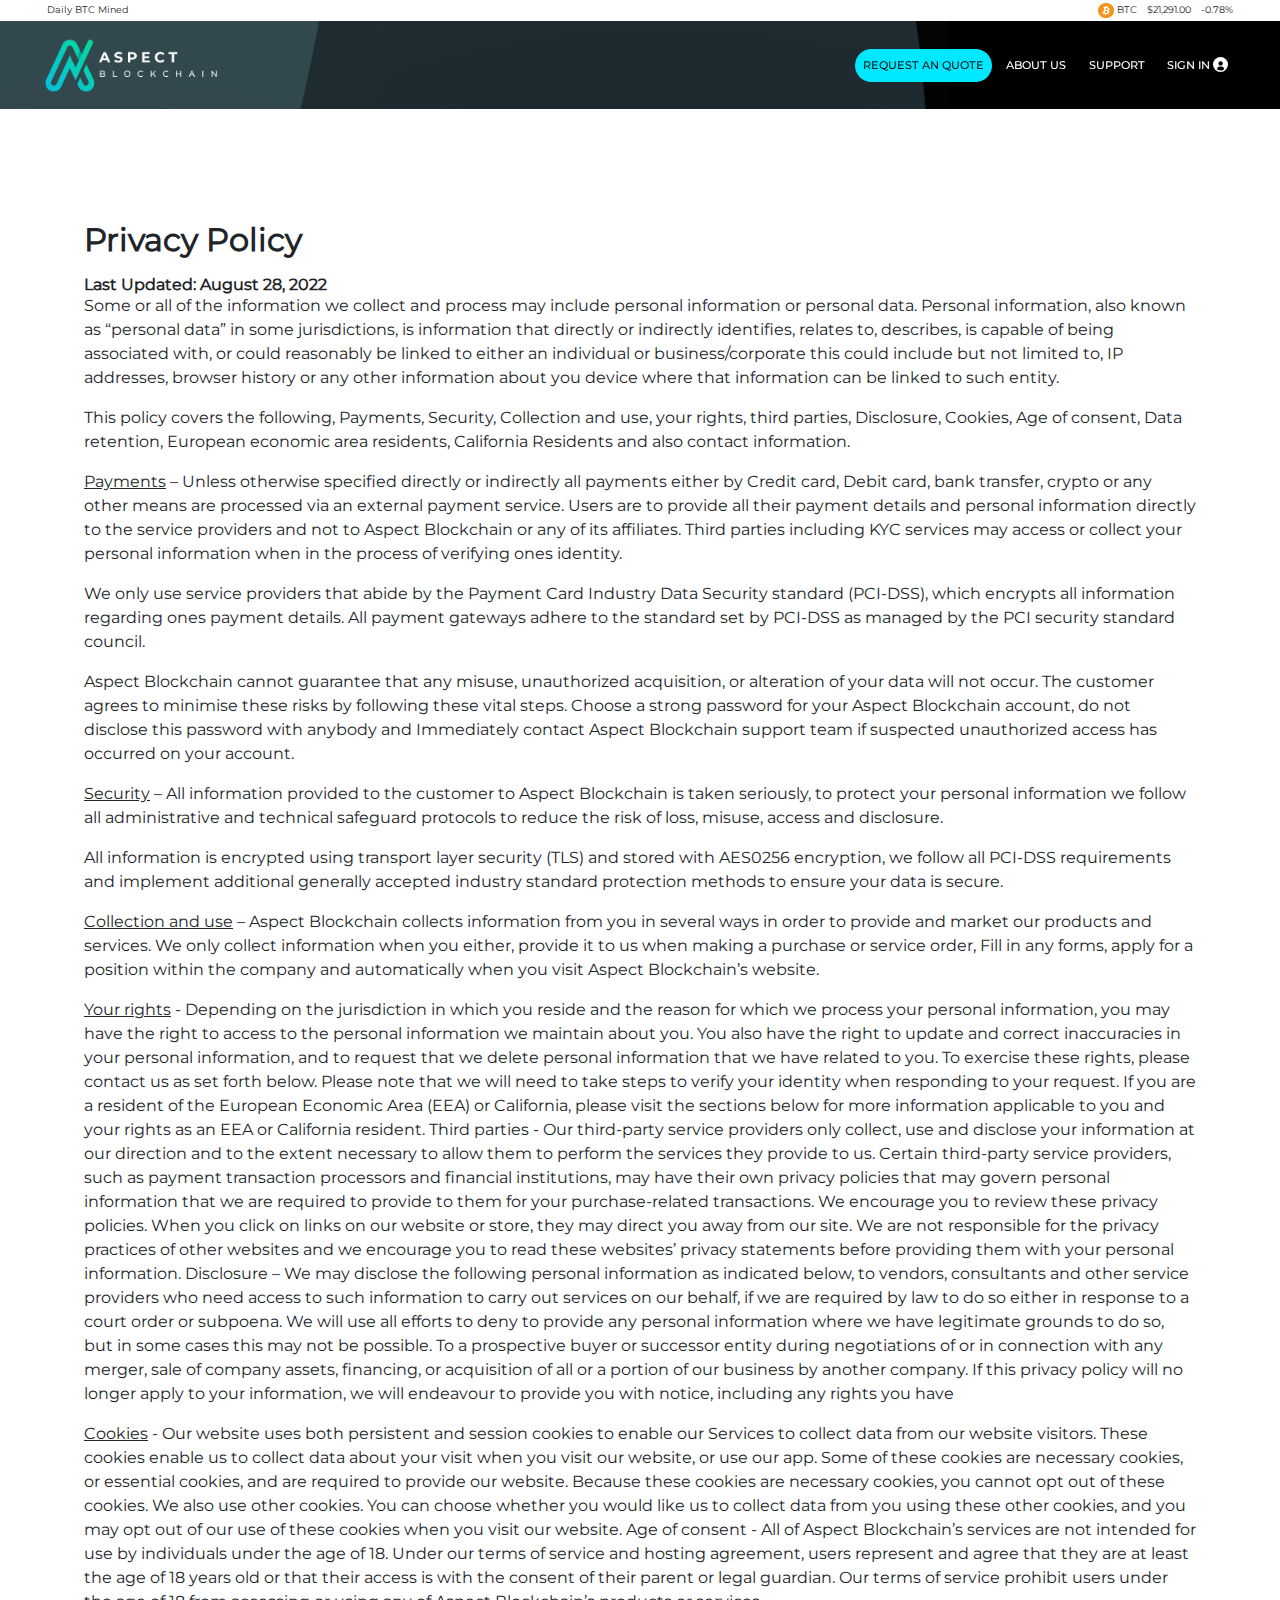
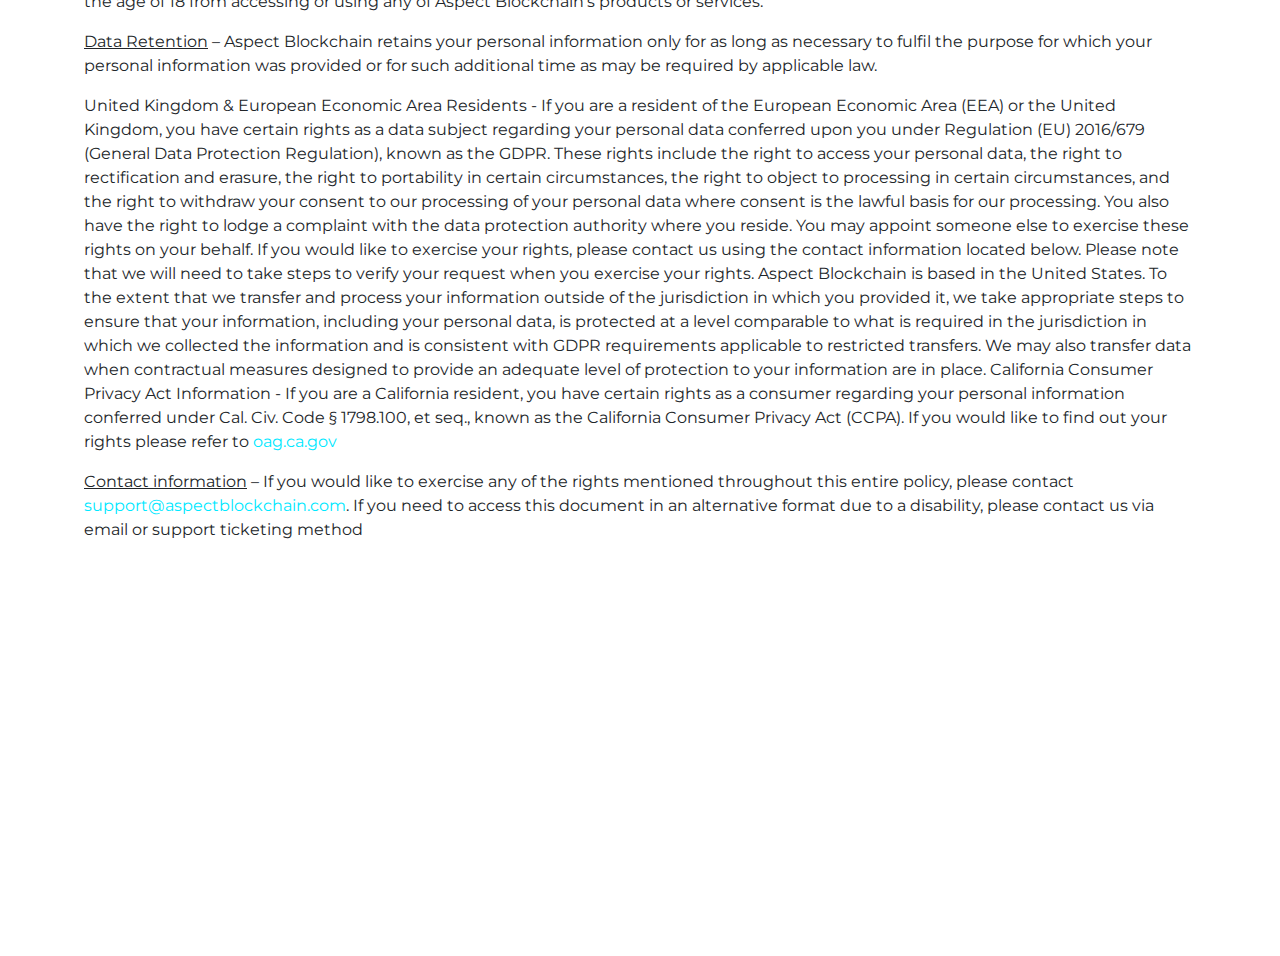
<file: project-oken1/privacy-policy.html>
<!DOCTYPE html>
<html lang="en">

<head>
    <meta charset="UTF-8">
    <meta name="viewport" content="width=device-width, initial-scale=1.0">
    <title>Privacy Policy - Aspect Blockchain</title>
    <link rel="stylesheet" href="css/bootstrap.css">
    <link rel="stylesheet" href="css/style3.css">
    <link rel="stylesheet" href="css/animate.min.css">
    <link rel="stylesheet" href="css/style1.css">
    <link rel="stylesheet" href="css/style.css">
</head>

<body>
    <div class="sect">
        <div class="topmost">
            <div class="container">
                <div class="flex mx-auto justify-between">
                    <p class="flex btc">Daily BTC Mined</p>
                    <p class="flex btc justify-between"><span><img src="images/bitcoin1.webp" alt="bitcoin"> BTC</span>
                        <span>$21,291.00</span>
                        <span>-0.78%</span>
                    </p>
                </div>
            </div>
        </div>
        <header class="sticky-top pb-3">
            <div class="container clipped">
                <div class="row">
                    <div id="title" class="col-6">
                        <a href="#">
                            <img id="sitelogo" class="site-logo" src="images/sitelogoV1.png" alt="Aspect Blockchain"
                                width="250px" height="auto">
                        </a>
                    </div>
                    <nav class="navbar navbar-expand-md navbar-light col-6 pe-0">
                        <div class="container-fluid">
                            <button class="navbar-toggler" type="button" onclick="toggleOn()">
                                <span class="navbar-toggler-icon"></span>
                            </button>
                            <div>
                                <div class="menu-bar" id="navbarSupportedContent">
                                    <ul class="navbar-nav mb-2 mb-lg-0 nav-pills">
                                        <li class="nav-item">
                                            <a class="nav-link active" aria-current="page" href="#" data-bs-toggle="modal" data-bs-target="#request">REQUEST AN
                                                QUOTE</a>
                                        </li>
                                        <li class="nav-item">
                                            <a class="nav-link" href="#">ABOUT US</a>
                                        </li>
                                        <li class="nav-item dropdown">
                                            <a class="nav-link" href="#">SUPPORT</a>
                                        </li>
                                        <li class="nav-item">
                                            <a class="nav-link" href="sign-in.html">SIGN IN
                                                <span class="sign-up">
                                                    <svg xmlns="http://www.w3.org/2000/svg" viewBox="0 0 40 40"
                                                        class="human-icon d-inline-block align-text-top">
                                                        <defs>
                                                            <style>
                                                                .cls-1 {
                                                                    fill: #fff;
                                                                }

                                                                .cls-2 {
                                                                    fill: #000;
                                                                }
                                                            </style>
                                                        </defs>
                                                        <title>improved</title>
                                                        <g id="Layer_2" data-name="Layer 2">
                                                            <g id="Layer_1-2" data-name="Layer 1">
                                                                <circle class="cls-1" cx="20" cy="20" r="20" />
                                                                <circle class="cls-2" cx="20.29" cy="17.06" r="5.89" />
                                                                <path class="cls-2"
                                                                    d="M10.65,32.59a10.4,10.4,0,0,1,1-3.46,7.18,7.18,0,0,1,2.78-2.84A9.18,9.18,0,0,1,17,25.4c.39-.07,2.52-.06,3-.06a28.67,28.67,0,0,1,3.35,0,9,9,0,0,1,3.09,1.13A6.63,6.63,0,0,1,28.81,29a7.6,7.6,0,0,1,1,3.64,24.82,24.82,0,0,1-4.72,2.49,20.94,20.94,0,0,1-5.13.79A20.83,20.83,0,0,1,15,34.94,23.33,23.33,0,0,1,10.65,32.59Z" />
                                                            </g>
                                                        </g>
                                                    </svg>
                                                </span></a>
                                        </li>
                                    </ul>
                                    <i id="toggle-off" class="fa fa-times" onclick="toggleOff()">
                                        <svg xmlns="http://www.w3.org/2000/svg" viewBox="0 0 352 512">
                                            <defs>
                                                <style>
                                                    .cls-1 {
                                                        fill: #fff;
                                                    }
                                                </style>
                                            </defs>
                                            <title>times</title>
                                            <path class="cls-1"
                                                d="M242.72 256l100.07-100.07c12.28-12.28 12.28-32.19 0-44.48l-22.24-22.24c-12.28-12.28-32.19-12.28-44.48 0L176 189.28 75.93 89.21c-12.28-12.28-32.19-12.28-44.48 0L9.21 111.45c-12.28 12.28-12.28 32.19 0 44.48L109.28 256 9.21 356.07c-12.28 12.28-12.28 32.19 0 44.48l22.24 22.24c12.28 12.28 32.2 12.28 44.48 0L176 322.72l100.07 100.07c12.28 12.28 32.2 12.28 44.48 0l22.24-22.24c12.28-12.28 12.28-32.19 0-44.48L242.72 256z" />
                                        </svg>
                                    </i>
                                </div>
                            </div>
                        </div>
                    </nav>
                </div>
            </div>
        </header>
        <main class="relative bg-white">
            <div>
                <div class="relative">
                    <div class="container mx-auto px-4 overflow-visible relative pt-2/10 sm:pt-1/10 lg:pt-20 pxs-4">
                        <div class="p-3 px-0">
                            <div class="block mt-3">
                                <div class="post-content">
                                    <h1 class="mb-3"><b>Privacy Policy</b></h1>
                                    <h6><b>Last Updated: August 28, 2022</b></h6>
                                    <p class="mb-3">Some or all of the information we collect and process may include personal information or personal data. Personal
                                    information, also known as “personal data” in some jurisdictions, is information that directly or indirectly identifies, relates to, describes, is capable of being associated with, or could reasonably be linked to either an individual or
                                    business/corporate this could include but not limited to, IP addresses, browser history or any other information about
                                    you device where that information can be linked to such entity.</p>

                                    <p class="mb-3">This policy covers the following, Payments, Security, Collection and use, your rights, third parties, Disclosure,
                                    Cookies, Age of consent, Data retention, European economic area residents, California Residents and also contact
                                    information.</p>

                                    <p class="mb-3"><u>Payments</u> – Unless otherwise specified directly or indirectly all payments either by Credit card, Debit card, bank
                                    transfer, crypto or any other means are processed via an external payment service. Users are to provide all their
                                    payment details and personal information directly to the service providers and not to Aspect Blockchain or any of its
                                    affiliates. Third parties including KYC services may access or collect your personal information when in the process of
                                    verifying ones identity.</p>

                                    <p class="mb-3">We only use service providers that abide by the Payment Card Industry Data Security standard (PCI-DSS), which encrypts
                                    all information regarding ones payment details. All payment gateways adhere to the standard set by PCI-DSS as managed by
                                    the PCI security standard council.</p>

                                    <p class="mb-3">Aspect Blockchain cannot guarantee that any misuse, unauthorized acquisition, or alteration of your data will not occur.
                                    The customer agrees to minimise these risks by following these vital steps. Choose a strong password for your Aspect
                                    Blockchain account, do not disclose this password with anybody and Immediately contact Aspect Blockchain support team if
                                    suspected unauthorized access has occurred on your account.</p>

                                    <p class="mb-3"><u>Security</u> – All information provided to the customer to Aspect Blockchain is taken seriously, to protect your personal
                                    information we follow all administrative and technical safeguard protocols to reduce the risk of loss, misuse, access
                                    and disclosure.</p>

                                    <p class="mb-3">All information is encrypted using transport layer security (TLS) and stored with AES0256 encryption, we follow all
                                    PCI-DSS requirements and implement additional generally accepted industry standard protection methods to ensure your
                                    data is secure.</p>

                                    <p class="mb-3"><u>Collection and use</u> – Aspect Blockchain collects information from you in several ways in order to provide and market our
                                    products and services. We only collect information when you either, provide it to us when making a purchase or service
                                    order, Fill in any forms, apply for a position within the company and automatically when you visit Aspect Blockchain’s
                                    website.</p>

                                    <p class="mb-3"><u>Your rights</u> - Depending on the jurisdiction in which you reside and the reason for which we process your personal
                                    information, you may have the right to access to the personal information we maintain about you. You also have the right
                                    to update and correct inaccuracies in your personal information, and to request that we delete personal information that
                                    we have related to you. To exercise these rights, please contact us as set forth below. Please note that we will need to
                                    take steps to verify your identity when responding to your request. If you are a resident of the European Economic Area
                                    (EEA) or California, please visit the sections below for more information applicable to you and your rights as an EEA or
                                    California resident.
                                    Third parties - Our third-party service providers only collect, use and disclose your information at our direction and
                                    to the extent necessary to allow them to perform the services they provide to us. Certain third-party service providers,
                                    such as payment transaction processors and financial institutions, may have their own privacy policies that may govern
                                    personal information that we are required to provide to them for your purchase-related transactions. We encourage you to
                                    review these privacy policies. When you click on links on our website or store, they may direct you away from our site.
                                    We are not responsible for the privacy practices of other websites and we encourage you to read these websites’ privacy
                                    statements before providing them with your personal information.
                                    Disclosure – We may disclose the following personal information as indicated below, to vendors, consultants and other
                                    service providers who need access to such information to carry out services on our behalf, if we are required by law to
                                    do so either in response to a court order or subpoena. We will use all efforts to deny to provide any personal
                                    information where we have legitimate grounds to do so, but in some cases this may not be possible. To a prospective
                                    buyer or successor entity during negotiations of or in connection with any merger, sale of company assets, financing, or
                                    acquisition of all or a portion of our business by another company. If this privacy policy will no longer apply to your
                                    information, we will endeavour to provide you with notice, including any rights you have</p>

                                    <p class="mb-3"><u>Cookies</u> - Our website uses both persistent and session cookies to enable our Services to collect data from our website
                                    visitors. These cookies enable us to collect data about your visit when you visit our website, or use our app. Some of
                                    these cookies are necessary cookies, or essential cookies, and are required to provide our website. Because these
                                    cookies are necessary cookies, you cannot opt out of these cookies. We also use other cookies. You can choose whether
                                    you would like us to collect data from you using these other cookies, and you may opt out of our use of these cookies
                                    when you visit our website.
                                    Age of consent - All of Aspect Blockchain’s services are not intended for use by individuals under the age of 18. Under
                                    our terms of service and hosting agreement, users represent and agree that they are at least the age of 18 years old or
                                    that their access is with the consent of their parent or legal guardian. Our terms of service prohibit users under the
                                    age of 18 from accessing or using any of Aspect Blockchain’s products or services.</p>

                                    <p class="mb-3"><u>Data Retention</u> – Aspect Blockchain retains your personal information only for as long as necessary to fulfil the purpose
                                    for which your personal information was provided or for such additional time as may be required by applicable law.</p>

                                    <p class="mb-3">United Kingdom & European Economic Area Residents - If you are a resident of the European Economic Area (EEA) or the
                                    United Kingdom, you have certain rights as a data subject regarding your personal data conferred upon you under
                                    Regulation (EU) 2016/679 (General Data Protection Regulation), known as the GDPR. These rights include the right to
                                    access your personal data, the right to rectification and erasure, the right to portability in certain circumstances,
                                    the right to object to processing in certain circumstances, and the right to withdraw your consent to our processing of
                                    your personal data where consent is the lawful basis for our processing. You also have the right to lodge a complaint
                                    with the data protection authority where you reside. You may appoint someone else to exercise these rights on your
                                    behalf. If you would like to exercise your rights, please contact us using the contact information located below. Please
                                    note that we will need to take steps to verify your request when you exercise your rights. Aspect Blockchain is based in
                                    the United States. To the extent that we transfer and process your information outside of the jurisdiction in which you
                                    provided it, we take appropriate steps to ensure that your information, including your personal data, is protected at a
                                    level comparable to what is required in the jurisdiction in which we collected the information and is consistent with
                                    GDPR requirements applicable to restricted transfers. We may also transfer data when contractual measures designed to
                                    provide an adequate level of protection to your information are in place.
                                    California Consumer Privacy Act Information - If you are a California resident, you have certain rights as a consumer
                                    regarding your personal information conferred under Cal. Civ. Code § 1798.100, et seq., known as the California Consumer
                                    Privacy Act (CCPA). If you would like to find out your rights please refer to <a class="btli-link-color hover:text-gray-base" href="oag.ca.gov">oag.ca.gov</a></p>

                                    <p class="mb-3"><u>Contact information</u> – If you would like to exercise any of the rights mentioned throughout this entire policy, please
                                    contact <a class="btli-link-color hover:text-gray-base" href="support@aspectblockchain.com">support@aspectblockchain.com</a>. If you need to access this document in an alternative format due to a disability,
                                    please contact us via email or support ticketing method</p>
                                </div>
                            </div>
                        </div>
                    </div>
                </div>
            </div>
        </main>

        <footer class="bg-white position-relative">
            <div class="container pxs-4">
                <div class="text-black dark:bg-black dark:text-white wow fadeInUp" data-wow-delay="0.2s">
                    <div class="pt-12 pb-2 overflow-visible relative px-0 mx-auto w-100">
                        <div class="w-full flex flex-col lg:flex-row lg:items-stretch">
                            <div class="w-full lg:w-1/2 flex flex-col justify-start mb-6 lg:mb-0">
                                <img class="mb-4 w-200px" src="images/site-logof1.svg" alt="Apect Blockchain">
                                <p class="w-full lg:w-10/12 text-sm md:mt-6 pb-2 border-b">
                                    Aspect Blockchain is dedicated to provide individuals and B2B customers with hosting
                                    solutions to fit their needs | <strong>Infrastructure to Power the World's Next Currency</strong>.
                                </p>
                                <div class="pt-2"><strong class="text-sm">Aspect Blockchain Inc.</strong>
                                    <div class="text-sm">
                                        <p>2310 North Henderson Ave #1440 Dallas 75206 Texas</p>
                                    </div>
                                    <div class="flex w-full lg:w-10/12 font-family-montserrat text-sm">
                                        <p class="pr-2"><a
                                                href="mailto:sales@aspectblockchain.com">sales@aspectblockchain.com</a>
                                        </p>
                                    </div>
                                </div>
                            </div>
                            <div class="w-full lg:w-1/2">
                                <div class="w-full flex flex-row flex-wrap text-sm">
                                    <div class="w-1/2 lg:w-1/3 mt-4">
                                        <h4 class="text-base fw-bold text-black dark:text-gray-darker uppercase mb-1">
                                            General
                                        </h4>
                                        <div class="flex flex-col"><a href="" target=""
                                                class="mb-2 flex flex-row items-center lg:my-0 lg:mb-1 font-medium mr-10 text-base duration-200 hover:btli-color "><span
                                                    class="font-normal text-sm">About Us</span></a>
                                            <a href="" target=""
                                                class="mb-2 flex flex-row items-center lg:my-0 lg:mb-1 font-medium mr-10 text-base duration-200 hover:btli-color "><span
                                                    class="font-normal text-sm">FAQs</span></a>
                                        </div>
                                    </div>
                                    <div class="w-1/2 lg:w-1/3 mt-4">
                                        <h4 class="text-base fw-bold text-black dark:text-gray-darker uppercase mb-1">
                                            Socials
                                        </h4>
                                        <div class="flex flex-col"><a href="" target=""
                                                class="mb-2 flex flex-row items-center lg:my-0 lg:mb-1 font-medium mr-10 text-base duration-200 hover:btli-color "><svg
                                                    class="fill-current w-4 fill-current mr-2 " viewBox="0 0 30 30"
                                                    fill="none" xmlns="http://www.w3.org/2000/svg">
                                                    <path fill-rule="evenodd" clip-rule="evenodd"
                                                        d="M26.646 0.442383H3.3539C1.75256 0.442383 0.45694 1.75256 0.45694 3.3539L0.442383 29.5575L6.26541 23.7345H26.646C28.2474 23.7345 29.5575 22.4243 29.5575 20.823V3.3539C29.5575 1.75256 28.2474 0.442383 26.646 0.442383ZM23.7345 17.9114H6.26542V14.9999H23.7345V17.9114ZM23.7345 13.5442H6.26542V10.6326H23.7345V13.5442ZM23.7345 9.1769H6.26542V6.26539H23.7345V9.1769Z">
                                                    </path>
                                                </svg><span class="font-normal text-sm">Contact Us</span></a>
                                            <div href="" as=""><a href="" target=""
                                                    class="mb-2 flex flex-row items-center lg:my-0 lg:mb-1 font-medium mr-10 text-base duration-200 hover:btli-color "><svg
                                                        class="fill-current w-4 fill-current mr-2 -mt-1"
                                                        viewBox="0 0 15 15" fill="none"
                                                        xmlns="http://www.w3.org/2000/svg">
                                                        <path
                                                            d="M3.49161 4.81972H0.480336C0.346691 4.81972 0.2384 4.9283 0.2384 5.06219V14.7574C0.2384 14.8914 0.346691 14.9999 0.480336 14.9999H3.49161C3.62525 14.9999 3.73354 14.8914 3.73354 14.7574V5.06219C3.73354 4.9283 3.62525 4.81972 3.49161 4.81972Z">
                                                        </path>
                                                        <path
                                                            d="M1.98706 0C0.891386 0 0 0.89238 0 1.98926C0 3.08662 0.891386 3.97934 1.98706 3.97934C3.08187 3.97934 3.97253 3.08657 3.97253 1.98926C3.97258 0.89238 3.08187 0 1.98706 0Z">
                                                        </path>
                                                        <path
                                                            d="M11.151 4.57879C9.94157 4.57879 9.04752 5.09986 8.50525 5.69192V5.06223C8.50525 4.92833 8.39696 4.81976 8.26331 4.81976H5.37949C5.24585 4.81976 5.13756 4.92833 5.13756 5.06223V14.7575C5.13756 14.8914 5.24585 15 5.37949 15H8.38418C8.51783 15 8.62612 14.8914 8.62612 14.7575V9.96058C8.62612 8.34414 9.06421 7.7144 10.1885 7.7144C11.413 7.7144 11.5103 8.72394 11.5103 10.0437V14.7575C11.5103 14.8915 11.6186 15 11.7523 15H14.7581C14.8917 15 15 14.8915 15 14.7575V9.43951C15 7.03592 14.5427 4.57879 11.151 4.57879Z">
                                                        </path>
                                                    </svg><span class="font-normal text-sm">LinkedIn</span></a></div>
                                            <div href="" as=""><a href="" target=""
                                                    class="mb-2 flex flex-row items-center lg:my-0 lg:mb-1 font-medium mr-10 text-base duration-200 hover:btli-color ">
                                                    <svg class="fill-current w-4 fill-current mr-2" viewBox="0 0 24 24"
                                                        xmlns="http://www.w3.org/2000/svg">
                                                        <path
                                                            d="M20.317 4.37a19.791 19.791 0 0 0-4.885-1.515.074.074 0 0 0-.079.037c-.21.375-.444.864-.608 1.25a18.27 18.27 0 0 0-5.487 0 12.64 12.64 0 0 0-.617-1.25.077.077 0 0 0-.079-.037A19.736 19.736 0 0 0 3.677 4.37a.07.07 0 0 0-.032.027C.533 9.046-.32 13.58.099 18.057a.082.082 0 0 0 .031.057 19.9 19.9 0 0 0 5.993 3.03.078.078 0 0 0 .084-.028 14.09 14.09 0 0 0 1.226-1.994.076.076 0 0 0-.041-.106 13.107 13.107 0 0 1-1.872-.892.077.077 0 0 1-.008-.128 10.2 10.2 0 0 0 .372-.292.074.074 0 0 1 .077-.01c3.928 1.793 8.18 1.793 12.062 0a.074.074 0 0 1 .078.01c.12.098.246.198.373.292a.077.077 0 0 1-.006.127 12.299 12.299 0 0 1-1.873.892.077.077 0 0 0-.041.107c.36.698.772 1.362 1.225 1.993a.076.076 0 0 0 .084.028 19.839 19.839 0 0 0 6.002-3.03.077.077 0 0 0 .032-.054c.5-5.177-.838-9.674-3.549-13.66a.061.061 0 0 0-.031-.03zM8.02 15.33c-1.183 0-2.157-1.085-2.157-2.419 0-1.333.956-2.419 2.157-2.419 1.21 0 2.176 1.096 2.157 2.42 0 1.333-.956 2.418-2.157 2.418zm7.975 0c-1.183 0-2.157-1.085-2.157-2.419 0-1.333.955-2.419 2.157-2.419 1.21 0 2.176 1.096 2.157 2.42 0 1.333-.946 2.418-2.157 2.418z" />
                                                    </svg><span class="font-normal text-sm">Discord</span></a></div>
                                        </div>
                                        <div href="" as=""><a href="" target=""
                                                class="mb-2 flex flex-row items-center lg:my-0 lg:mb-1 font-medium mr-10 text-base duration-200 hover:btli-color ">
                                                <svg class="fill-current w-4 fill-current mr-2"
                                                    viewBox="0 0 169.063 169.063" xmlns="http://www.w3.org/2000/svg">
                                                    <g>
                                                        <path
                                                            d="M122.406,0H46.654C20.929,0,0,20.93,0,46.655v75.752c0,25.726,20.929,46.655,46.654,46.655h75.752 c25.727,0,46.656-20.93,46.656-46.655V46.655C169.063,20.93,148.133,0,122.406,0z M154.063,122.407 c0,17.455-14.201,31.655-31.656,31.655H46.654C29.2,154.063,15,139.862,15,122.407V46.655C15,29.201,29.2,15,46.654,15h75.752 c17.455,0,31.656,14.201,31.656,31.655V122.407z" />
                                                        <path
                                                            d="M84.531,40.97c-24.021,0-43.563,19.542-43.563,43.563c0,24.02,19.542,43.561,43.563,43.561s43.563-19.541,43.563-43.561 C128.094,60.512,108.552,40.97,84.531,40.97z M84.531,113.093c-15.749,0-28.563-12.812-28.563-28.561 c0-15.75,12.813-28.563,28.563-28.563s28.563,12.813,28.563,28.563C113.094,100.281,100.28,113.093,84.531,113.093z" />
                                                        <path
                                                            d="M129.921,28.251c-2.89,0-5.729,1.17-7.77,3.22c-2.051,2.04-3.23,4.88-3.23,7.78c0,2.891,1.18,5.73,3.23,7.78 c2.04,2.04,4.88,3.22,7.77,3.22c2.9,0,5.73-1.18,7.78-3.22c2.05-2.05,3.22-4.89,3.22-7.78c0-2.9-1.17-5.74-3.22-7.78 C135.661,29.421,132.821,28.251,129.921,28.251z" />
                                                    </g>
                                                </svg><span class="font-normal text-sm">Instagram</span></a></div>
                                    </div>
                                </div>
                            </div>
                        </div>
                    </div>
                    <div class="w-full flex flex-col lg:flex-row text-xs items-center justify-between my-6">
                        <div class="w-full flex-wrap lg:w-2/3 flex flex-row just-cent">
                            <div href="" as=""><a href="" target="_blank"
                                    class="underline hover:btli-color duration-200 mr-5">Privacy
                                    Policy</a></div>
                            <div href="" as=""><a href="" target="_blank"
                                    class="underline hover:btli-color duration-200 mr-5">Terms
                                    of
                                    Service</a></div>
                            <div href="" as=""><a href="" target="_blank"
                                    class="underline hover:btli-color duration-200 mr-5">Hosting
                                    Agreement</a></div>
                        </div>
                        <div class="w-full lg:text-right mtc-4 lg:mt-0 lg:w-1/3">
                            <p class="text-center">© 2022 Aspect Blockchain. All Rights Reserved.</p>
                        </div>
                    </div>
                </div>
            </div>
        </footer>
    </div>

    <script src="js/jquery.min.js"></script>
    <script src="js/bootstrap-v5.0.2.min.js"></script>
    <script src="js/request-quote.js"></script>
    <script src="js/wow.min.js"></script>
    <script>
        // Initiate the wowjs animation library
        new WOW().init();
    </script>
    <script>
        // Nav links control
        const menuLink = document.querySelectorAll('.nav-link')

        for (let i = 0; i < menuLink.length; i++) {
            menuLink[i].addEventListener('click', (e) => {
                document.querySelector('.active').classList.remove('active');

                menuLink[i].classList.add('active');
            })
        }


        //Menu bar toggle controls
        function toggleOn() {
            //We get the nav element object and add a class to its classlist.
            //The class we add has a css transformation property
            //to translate the hidden nav bar to view from right to left
            $('.menu-bar').toggleClass('toggled-on')

            //Add backdrop
            if (!$('.backdrop')[0]) {
                $('body').append(`<div class="backdrop"></div>`);
                $('.backdrop').click(toggleOff);
            }
            $('.backdrop').toggleClass('show-backdrop');
        }

        function toggleOff() {
            //This function just removes the class we added
            //and returns the nav bar to its original hiddden possition
            $('.menu-bar').removeClass('toggled-on');

            // Remove backdrop
            $('.backdrop').remove()
        }
    </script>
    <script>
        // get the sticky element
        const stickyElm = document.querySelector('header')

        const url = window.location.href;
        const dirName = url.substring(0, url.lastIndexOf('/') + 1)

        const observer = new IntersectionObserver(
            ([e]) => {
                e.target.classList.toggle('isSticky', e.intersectionRatio < 1);
                img = document.getElementById('sitelogo');
                sticky = document.querySelector('.isSticky');
                if (img.src == dirName + 'images/sitelogoV1.png' && sticky != null) {
                    img.src = 'images/site-logof1.svg';
                } else {
                    img.src = 'images/sitelogoV1.png';
                }
            },
            { threshold: [1] }
        );

        observer.observe(stickyElm)
    </script>
</body>

</html>
</file>
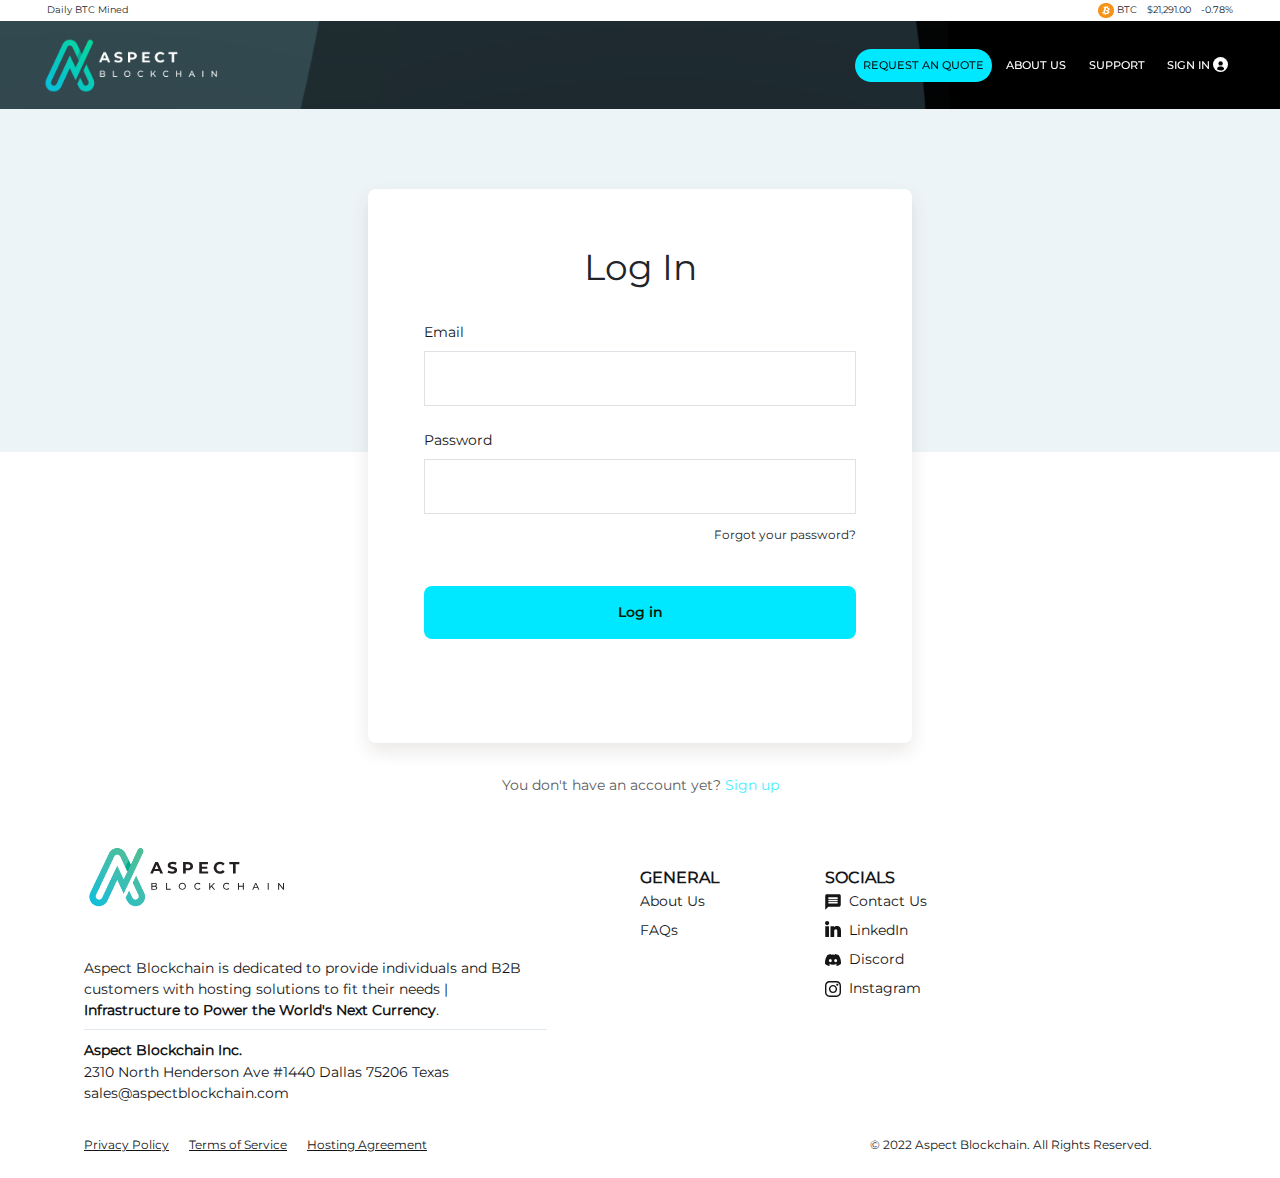
<file: project-oken1/sign-in.html>
<!DOCTYPE html>
<html lang="en">

<head>
    <meta charset="UTF-8">
    <meta name="viewport" content="width=device-width, initial-scale=1.0">
    <title>Log In - Aspect Blockchain</title>
    <link rel="stylesheet" href="css/bootstrap.css">
    <link rel="stylesheet" href="css/style3.css">
    <link rel="stylesheet" href="css/animate.min.css">
    <link rel="stylesheet" href="css/style1.css">
    <link rel="stylesheet" href="css/style.css">
</head>

<body>
    <div class="sect">
        <div class="topmost">
            <div class="container">
                <div class="flex mx-auto justify-between">
                    <p class="flex btc">Daily BTC Mined</p>
                    <p class="flex btc justify-between"><span><img src="images/bitcoin1.webp" alt="bitcoin"> BTC</span>
                        <span>$21,291.00</span>
                        <span>-0.78%</span>
                    </p>
                </div>
            </div>
        </div>
        <header class="sticky-top pb-3">
            <div class="container clipped">
                <div class="row">
                    <div id="title" class="col-6">
                        <a href="#">
                            <img id="sitelogo" class="site-logo" src="images/sitelogoV1.png" alt="Aspect Blockchain"
                                width="250px" height="auto">
                        </a>
                    </div>
                    <nav class="navbar navbar-expand-md navbar-light col-6 pe-0">
                        <div class="container-fluid">
                            <button class="navbar-toggler" type="button" onclick="toggleOn()">
                                <span class="navbar-toggler-icon"></span>
                            </button>
                            <div>
                                <div class="menu-bar" id="navbarSupportedContent">
                                    <ul class="navbar-nav mb-2 mb-lg-0 nav-pills">
                                        <li class="nav-item">
                                            <a class="nav-link active" aria-current="page" href="#" data-bs-toggle="modal" data-bs-target="#request">REQUEST AN
                                                QUOTE</a>
                                        </li>
                                        <li class="nav-item">
                                            <a class="nav-link" href="#">ABOUT US</a>
                                        </li>
                                        <li class="nav-item dropdown">
                                            <a class="nav-link" href="#">SUPPORT</a>
                                        </li>
                                        <li class="nav-item">
                                            <a class="nav-link" href="sign-in.html">SIGN IN
                                                <span class="sign-up">
                                                    <svg xmlns="http://www.w3.org/2000/svg" viewBox="0 0 40 40"
                                                        class="human-icon d-inline-block align-text-top">
                                                        <defs>
                                                            <style>
                                                                .cls-1 {
                                                                    fill: #fff;
                                                                }

                                                                .cls-2 {
                                                                    fill: #000;
                                                                }
                                                            </style>
                                                        </defs>
                                                        <title>improved</title>
                                                        <g id="Layer_2" data-name="Layer 2">
                                                            <g id="Layer_1-2" data-name="Layer 1">
                                                                <circle class="cls-1" cx="20" cy="20" r="20" />
                                                                <circle class="cls-2" cx="20.29" cy="17.06" r="5.89" />
                                                                <path class="cls-2"
                                                                    d="M10.65,32.59a10.4,10.4,0,0,1,1-3.46,7.18,7.18,0,0,1,2.78-2.84A9.18,9.18,0,0,1,17,25.4c.39-.07,2.52-.06,3-.06a28.67,28.67,0,0,1,3.35,0,9,9,0,0,1,3.09,1.13A6.63,6.63,0,0,1,28.81,29a7.6,7.6,0,0,1,1,3.64,24.82,24.82,0,0,1-4.72,2.49,20.94,20.94,0,0,1-5.13.79A20.83,20.83,0,0,1,15,34.94,23.33,23.33,0,0,1,10.65,32.59Z" />
                                                            </g>
                                                        </g>
                                                    </svg>
                                                </span></a>
                                        </li>
                                    </ul>
                                    <i id="toggle-off" class="fa fa-times" onclick="toggleOff()">
                                        <svg xmlns="http://www.w3.org/2000/svg" viewBox="0 0 352 512">
                                            <defs>
                                                <style>
                                                    .cls-1 {
                                                        fill: #fff;
                                                    }
                                                </style>
                                            </defs>
                                            <title>times</title>
                                            <path class="cls-1"
                                                d="M242.72 256l100.07-100.07c12.28-12.28 12.28-32.19 0-44.48l-22.24-22.24c-12.28-12.28-32.19-12.28-44.48 0L176 189.28 75.93 89.21c-12.28-12.28-32.19-12.28-44.48 0L9.21 111.45c-12.28 12.28-12.28 32.19 0 44.48L109.28 256 9.21 356.07c-12.28 12.28-12.28 32.19 0 44.48l22.24 22.24c12.28 12.28 32.2 12.28 44.48 0L176 322.72l100.07 100.07c12.28 12.28 32.2 12.28 44.48 0l22.24-22.24c12.28-12.28 12.28-32.19 0-44.48L242.72 256z" />
                                        </svg>
                                    </i>
                                </div>
                            </div>
                        </div>
                    </nav>
                </div>
            </div>
        </header>
        <main class="relative bg-white">
            <div>
                <div class="relative">
                    <div class="absolute w-full bg-site h-1/2">
                        <div class="w-full h-full"></div>
                    </div>
                    <div class="relative py-20 px-2 mx-auto w-full md:w-560px z-10 pb-0">
                        <div class="bg-white rounded-lg shadow-form py-8 px-8 md:py-14 md:px-14 mb-8">
                            <form class=" flex flex-col items-center w-full pb-3">
                                <h1 class="text-center leading-tight text-3xl md:text-4xl mb-8">Log In</h1>
                                <div class="flex w-full flex-col items-top mb-4 md:mb-7 ">
                                    <div class="flex">
                                        <p class="text-black text-xs md:text-sm mb-2">Email
                                        </p>
                                    </div>
                                    <div
                                        class="border border-solid border-gray-form flex items-stretch justify-between  shadow-flake w-full bg-white ">
                                        <input type="email" id="uemail"
                                            class="input pl-4 py-3 text-xs md:text-sm outline-none placeholder-gray-darker fill-current stroke-current placeholder-opacity-50  w-full pr-4  false"
                                            placeholder="" autocomplete="off" data-test="text-input" maxlength="100" value="">
                                    </div>
                                </div>
                                <div class="flex w-full flex-col items-top mb-4 md:mb-7 ">
                                    <div class="flex">
                                        <p class="text-black text-xs md:text-sm mb-2">
                                            Password</p>
                                    </div>
                                    <div
                                        class="border border-solid border-gray-form flex items-stretch justify-between  shadow-flake w-full bg-white ">
                                        <input type="password" id="password"
                                            class="input pl-4 py-3 text-xs md:text-sm outline-none placeholder-gray-darker fill-current stroke-current placeholder-opacity-50  w-full pr-4  false"
                                            placeholder="" autocomplete="off" data-test="text-input" maxlength="100" value="">
                                    </div>
                                </div>
                                <div class="w-full text-right -mt-4"><a class="text-xs" href="/resetpassword">Forgot your
                                        password?</a></div>
                                <div class="font-roobert text-sm text-center text-red-600 cursor-pointer mt-3"></div>
                                <div class="w-full mt-4 mb-8"><button type="submit" id="" data-test="wide-button"
                                        class="flex items-center duration-200 flex-shrink-0 justify-center focus:outline-none hover:shadow-none cursor-pointer rounded-lg text-xs lg:text-sm px-4 py-3 font-semibold btli btli:hover shadow-btli  rounded-md w-full"><span
                                            class="flex flex-row items-center"><span class="">Log in</span></span></button>
                                </div>
                            </form>
                        </div>
                        <div class="text-sm text-center opacity-75">You don't have an account yet? <a
                                class="btli-link-color hover:underline" href="signup.html">Sign up</a></div>
                    </div>
                </div>
            </div>
        </main>

        <footer class="bg-white position-relative">
            <div class="container pxs-4">
                <div class="text-black dark:bg-black dark:text-white wow fadeInUp" data-wow-delay="0.2s">
                    <div class="pt-12 pb-2 overflow-visible relative px-0 mx-auto w-100">
                        <div class="w-full flex flex-col lg:flex-row lg:items-stretch">
                            <div class="w-full lg:w-1/2 flex flex-col justify-start mb-6 lg:mb-0">
                                <img class="mb-4 w-200px" src="images/site-logof1.svg" alt="Apect Blockchain">
                                <p class="w-full lg:w-10/12 text-sm md:mt-6 pb-2 border-b">
                                    Aspect Blockchain is dedicated to provide individuals and B2B customers with hosting
                                    solutions to fit their needs | <strong>Infrastructure to Power the World's Next Currency</strong>.
                                </p>
                                <div class="pt-2"><strong class="text-sm">Aspect Blockchain Inc.</strong>
                                    <div class="text-sm">
                                        <p>2310 North Henderson Ave #1440 Dallas 75206 Texas</p>
                                    </div>
                                    <div class="flex w-full lg:w-10/12 font-family-montserrat text-sm">
                                        <p class="pr-2"><a
                                                href="mailto:sales@aspectblockchain.com">sales@aspectblockchain.com</a>
                                        </p>
                                    </div>
                                </div>
                            </div>
                            <div class="w-full lg:w-1/2">
                                <div class="w-full flex flex-row flex-wrap text-sm">
                                    <div class="w-1/2 lg:w-1/3 mt-4">
                                        <h4 class="text-base fw-bold text-black dark:text-gray-darker uppercase mb-1">
                                            General
                                        </h4>
                                        <div class="flex flex-col"><a href="" target=""
                                                class="mb-2 flex flex-row items-center lg:my-0 lg:mb-1 font-medium mr-10 text-base duration-200 hover:btli-color "><span
                                                    class="font-normal text-sm">About Us</span></a>
                                            <a href="" target=""
                                                class="mb-2 flex flex-row items-center lg:my-0 lg:mb-1 font-medium mr-10 text-base duration-200 hover:btli-color "><span
                                                    class="font-normal text-sm">FAQs</span></a>
                                        </div>
                                    </div>
                                    <div class="w-1/2 lg:w-1/3 mt-4">
                                        <h4 class="text-base fw-bold text-black dark:text-gray-darker uppercase mb-1">
                                            Socials
                                        </h4>
                                        <div class="flex flex-col"><a href="" target=""
                                                class="mb-2 flex flex-row items-center lg:my-0 lg:mb-1 font-medium mr-10 text-base duration-200 hover:btli-color "><svg
                                                    class="fill-current w-4 fill-current mr-2 " viewBox="0 0 30 30"
                                                    fill="none" xmlns="http://www.w3.org/2000/svg">
                                                    <path fill-rule="evenodd" clip-rule="evenodd"
                                                        d="M26.646 0.442383H3.3539C1.75256 0.442383 0.45694 1.75256 0.45694 3.3539L0.442383 29.5575L6.26541 23.7345H26.646C28.2474 23.7345 29.5575 22.4243 29.5575 20.823V3.3539C29.5575 1.75256 28.2474 0.442383 26.646 0.442383ZM23.7345 17.9114H6.26542V14.9999H23.7345V17.9114ZM23.7345 13.5442H6.26542V10.6326H23.7345V13.5442ZM23.7345 9.1769H6.26542V6.26539H23.7345V9.1769Z">
                                                    </path>
                                                </svg><span class="font-normal text-sm">Contact Us</span></a>
                                            <div href="" as=""><a href="" target=""
                                                    class="mb-2 flex flex-row items-center lg:my-0 lg:mb-1 font-medium mr-10 text-base duration-200 hover:btli-color "><svg
                                                        class="fill-current w-4 fill-current mr-2 -mt-1"
                                                        viewBox="0 0 15 15" fill="none"
                                                        xmlns="http://www.w3.org/2000/svg">
                                                        <path
                                                            d="M3.49161 4.81972H0.480336C0.346691 4.81972 0.2384 4.9283 0.2384 5.06219V14.7574C0.2384 14.8914 0.346691 14.9999 0.480336 14.9999H3.49161C3.62525 14.9999 3.73354 14.8914 3.73354 14.7574V5.06219C3.73354 4.9283 3.62525 4.81972 3.49161 4.81972Z">
                                                        </path>
                                                        <path
                                                            d="M1.98706 0C0.891386 0 0 0.89238 0 1.98926C0 3.08662 0.891386 3.97934 1.98706 3.97934C3.08187 3.97934 3.97253 3.08657 3.97253 1.98926C3.97258 0.89238 3.08187 0 1.98706 0Z">
                                                        </path>
                                                        <path
                                                            d="M11.151 4.57879C9.94157 4.57879 9.04752 5.09986 8.50525 5.69192V5.06223C8.50525 4.92833 8.39696 4.81976 8.26331 4.81976H5.37949C5.24585 4.81976 5.13756 4.92833 5.13756 5.06223V14.7575C5.13756 14.8914 5.24585 15 5.37949 15H8.38418C8.51783 15 8.62612 14.8914 8.62612 14.7575V9.96058C8.62612 8.34414 9.06421 7.7144 10.1885 7.7144C11.413 7.7144 11.5103 8.72394 11.5103 10.0437V14.7575C11.5103 14.8915 11.6186 15 11.7523 15H14.7581C14.8917 15 15 14.8915 15 14.7575V9.43951C15 7.03592 14.5427 4.57879 11.151 4.57879Z">
                                                        </path>
                                                    </svg><span class="font-normal text-sm">LinkedIn</span></a></div>
                                            <div href="" as=""><a href="" target=""
                                                    class="mb-2 flex flex-row items-center lg:my-0 lg:mb-1 font-medium mr-10 text-base duration-200 hover:btli-color ">
                                                    <svg class="fill-current w-4 fill-current mr-2" viewBox="0 0 24 24"
                                                        xmlns="http://www.w3.org/2000/svg">
                                                        <path
                                                            d="M20.317 4.37a19.791 19.791 0 0 0-4.885-1.515.074.074 0 0 0-.079.037c-.21.375-.444.864-.608 1.25a18.27 18.27 0 0 0-5.487 0 12.64 12.64 0 0 0-.617-1.25.077.077 0 0 0-.079-.037A19.736 19.736 0 0 0 3.677 4.37a.07.07 0 0 0-.032.027C.533 9.046-.32 13.58.099 18.057a.082.082 0 0 0 .031.057 19.9 19.9 0 0 0 5.993 3.03.078.078 0 0 0 .084-.028 14.09 14.09 0 0 0 1.226-1.994.076.076 0 0 0-.041-.106 13.107 13.107 0 0 1-1.872-.892.077.077 0 0 1-.008-.128 10.2 10.2 0 0 0 .372-.292.074.074 0 0 1 .077-.01c3.928 1.793 8.18 1.793 12.062 0a.074.074 0 0 1 .078.01c.12.098.246.198.373.292a.077.077 0 0 1-.006.127 12.299 12.299 0 0 1-1.873.892.077.077 0 0 0-.041.107c.36.698.772 1.362 1.225 1.993a.076.076 0 0 0 .084.028 19.839 19.839 0 0 0 6.002-3.03.077.077 0 0 0 .032-.054c.5-5.177-.838-9.674-3.549-13.66a.061.061 0 0 0-.031-.03zM8.02 15.33c-1.183 0-2.157-1.085-2.157-2.419 0-1.333.956-2.419 2.157-2.419 1.21 0 2.176 1.096 2.157 2.42 0 1.333-.956 2.418-2.157 2.418zm7.975 0c-1.183 0-2.157-1.085-2.157-2.419 0-1.333.955-2.419 2.157-2.419 1.21 0 2.176 1.096 2.157 2.42 0 1.333-.946 2.418-2.157 2.418z" />
                                                    </svg><span class="font-normal text-sm">Discord</span></a></div>
                                        </div>
                                        <div href="" as=""><a href="" target=""
                                                class="mb-2 flex flex-row items-center lg:my-0 lg:mb-1 font-medium mr-10 text-base duration-200 hover:btli-color ">
                                                <svg class="fill-current w-4 fill-current mr-2"
                                                    viewBox="0 0 169.063 169.063" xmlns="http://www.w3.org/2000/svg">
                                                    <g>
                                                        <path d="M122.406,0H46.654C20.929,0,0,20.93,0,46.655v75.752c0,25.726,20.929,46.655,46.654,46.655h75.752
		c25.727,0,46.656-20.93,46.656-46.655V46.655C169.063,20.93,148.133,0,122.406,0z M154.063,122.407
		c0,17.455-14.201,31.655-31.656,31.655H46.654C29.2,154.063,15,139.862,15,122.407V46.655C15,29.201,29.2,15,46.654,15h75.752
		c17.455,0,31.656,14.201,31.656,31.655V122.407z" />
                                                        <path d="M84.531,40.97c-24.021,0-43.563,19.542-43.563,43.563c0,24.02,19.542,43.561,43.563,43.561s43.563-19.541,43.563-43.561
		C128.094,60.512,108.552,40.97,84.531,40.97z M84.531,113.093c-15.749,0-28.563-12.812-28.563-28.561
		c0-15.75,12.813-28.563,28.563-28.563s28.563,12.813,28.563,28.563C113.094,100.281,100.28,113.093,84.531,113.093z" />
                                                        <path d="M129.921,28.251c-2.89,0-5.729,1.17-7.77,3.22c-2.051,2.04-3.23,4.88-3.23,7.78c0,2.891,1.18,5.73,3.23,7.78
		c2.04,2.04,4.88,3.22,7.77,3.22c2.9,0,5.73-1.18,7.78-3.22c2.05-2.05,3.22-4.89,3.22-7.78c0-2.9-1.17-5.74-3.22-7.78
		C135.661,29.421,132.821,28.251,129.921,28.251z" />
                                                    </g>
                                                </svg><span class="font-normal text-sm">Instagram</span></a></div>
                                    </div>
                                </div>
                            </div>
                        </div>
                    </div>
                    <div class="w-full flex flex-col lg:flex-row text-xs items-center justify-between my-6">
                        <div class="w-full flex-wrap lg:w-2/3 flex flex-row just-cent">
                            <div href="" as=""><a href="" target="_blank"
                                    class="underline hover:btli-color duration-200 mr-5">Privacy
                                    Policy</a></div>
                            <div href="" as=""><a href="" target="_blank"
                                    class="underline hover:btli-color duration-200 mr-5">Terms
                                    of
                                    Service</a></div>
                            <div href="" as=""><a href="" target="_blank"
                                    class="underline hover:btli-color duration-200 mr-5">Hosting
                                    Agreement</a></div>
                        </div>
                        <div class="w-full lg:text-right mtc-4 lg:mt-0 lg:w-1/3">
                            <p class="text-center">© 2022 Aspect Blockchain. All Rights Reserved.</p>
                        </div>
                    </div>
                </div>
            </div>
    </div>
    </footer>
    </div>

    <script src="js/jquery.min.js"></script>
    <script src="js/bootstrap-v5.0.2.min.js"></script>
    <script src="js/request-quote.js"></script>
    <script src="js/wow.min.js"></script>
    <script>
        // Initiate the wowjs animation library
        new WOW().init();
    </script>
    <script>
        // Nav links control
        const menuLink = document.querySelectorAll('.nav-link')

        for (let i = 0; i < menuLink.length; i++) {
            menuLink[i].addEventListener('click', (e) => {
                document.querySelector('.active').classList.remove('active');

                menuLink[i].classList.add('active');
            })
        }


        //Menu bar toggle controls
        function toggleOn() {
            //We get the nav element object and add a class to its classlist.
            //The class we add has a css transformation property
            //to translate the hidden nav bar to view from right to left
            $('.menu-bar').toggleClass('toggled-on')

            //Add backdrop
            if (!$('.backdrop')[0]) {
                $('body').append(`<div class="backdrop"></div>`);
                $('.backdrop').click(toggleOff);
            }
            $('.backdrop').toggleClass('show-backdrop');
        }

        function toggleOff() {
            //This function just removes the class we added
            //and returns the nav bar to its original hiddden possition
            $('.menu-bar').removeClass('toggled-on');

            // Remove backdrop
            $('.backdrop').remove()
        }
    </script>
    <script>
        // get the sticky element
        const stickyElm = document.querySelector('header')

        const url = window.location.href;
        const dirName = url.substring(0, url.lastIndexOf('/') + 1)

        const observer = new IntersectionObserver(
            ([e]) => {
                e.target.classList.toggle('isSticky', e.intersectionRatio < 1);
                img = document.getElementById('sitelogo');
                sticky = document.querySelector('.isSticky');
                if (img.src == dirName + 'images/sitelogoV1.png' && sticky != null) {
                    img.src = 'images/site-logof1.svg';
                } else {
                    img.src = 'images/sitelogoV1.png';
                }
            },
            { threshold: [1] }
        );

        observer.observe(stickyElm)
    </script>
    <!--  <script>
    elem = document.getElementsByClassName('intro')[0];
    document.body.onscroll = () => {
          elem.classList.remove('hidden');
          elem.classList.add('fadeInUp');
    }
  </script> -->

</body>

</html>
</file>
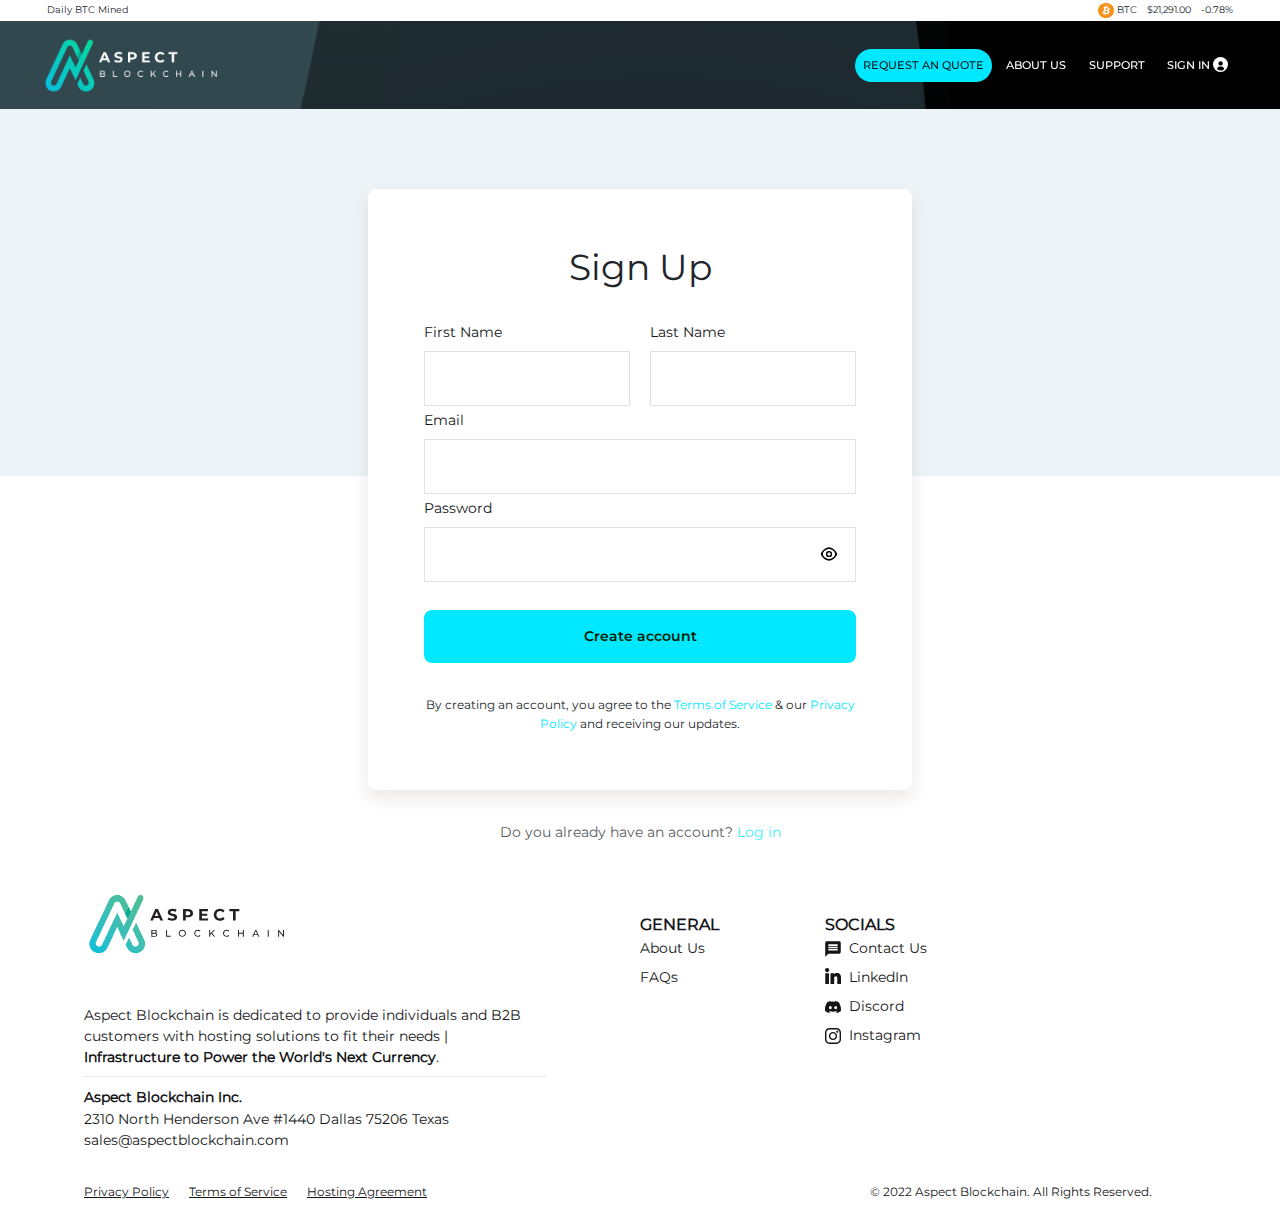
<file: project-oken1/signup.html>
<!DOCTYPE html>
<html lang="en">

<head>
    <meta charset="UTF-8">
    <meta name="viewport" content="width=device-width, initial-scale=1.0">
    <title>Sign Up - Aspect Blockchain</title>
    <link rel="stylesheet" href="css/bootstrap.css">
    <link rel="stylesheet" href="css/style3.css">
    <link rel="stylesheet" href="css/animate.min.css">
    <link rel="stylesheet" href="css/style1.css">
    <link rel="stylesheet" href="css/style.css">
</head>

<body>
    <div class="sect">
        <div class="topmost">
            <div class="container">
                <div class="flex mx-auto justify-between">
                    <p class="flex btc">Daily BTC Mined</p>
                    <p class="flex btc justify-between"><span><img src="images/bitcoin1.webp" alt="bitcoin"> BTC</span>
                        <span>$21,291.00</span>
                        <span>-0.78%</span>
                    </p>
                </div>
            </div>
        </div>
        <header class="sticky-top pb-3">
            <div class="container clipped">
                <div class="row">
                    <div id="title" class="col-6">
                        <a href="#">
                            <img id="sitelogo" class="site-logo" src="images/sitelogoV1.png" alt="Aspect Blockchain"
                                width="250px" height="auto">
                        </a>
                    </div>
                    <nav class="navbar navbar-expand-md navbar-light col-6 pe-0">
                        <div class="container-fluid">
                            <button class="navbar-toggler" type="button" onclick="toggleOn()">
                                <span class="navbar-toggler-icon"></span>
                            </button>
                            <div>
                                <div class="menu-bar" id="navbarSupportedContent">
                                    <ul class="navbar-nav mb-2 mb-lg-0 nav-pills">
                                        <li class="nav-item">
                                            <a class="nav-link active" aria-current="page" href="#" data-bs-toggle="modal" data-bs-target="#request">REQUEST AN QUOTE</a>
                                        </li>
                                        <li class="nav-item">
                                            <a class="nav-link" href="#">ABOUT US</a>
                                        </li>
                                        <li class="nav-item dropdown">
                                            <a class="nav-link" href="#">SUPPORT</a>
                                        </li>
                                        <li class="nav-item">
                                            <a class="nav-link" href="sign-in.html">SIGN IN
                                                <span class="sign-up">
                                                    <svg xmlns="http://www.w3.org/2000/svg" viewBox="0 0 40 40"
                                                        class="human-icon d-inline-block align-text-top">
                                                        <defs>
                                                            <style>
                                                                .cls-1 {
                                                                    fill: #fff;
                                                                }

                                                                .cls-2 {
                                                                    fill: #000;
                                                                }
                                                            </style>
                                                        </defs>
                                                        <title>improved</title>
                                                        <g id="Layer_2" data-name="Layer 2">
                                                            <g id="Layer_1-2" data-name="Layer 1">
                                                                <circle class="cls-1" cx="20" cy="20" r="20" />
                                                                <circle class="cls-2" cx="20.29" cy="17.06" r="5.89" />
                                                                <path class="cls-2"
                                                                    d="M10.65,32.59a10.4,10.4,0,0,1,1-3.46,7.18,7.18,0,0,1,2.78-2.84A9.18,9.18,0,0,1,17,25.4c.39-.07,2.52-.06,3-.06a28.67,28.67,0,0,1,3.35,0,9,9,0,0,1,3.09,1.13A6.63,6.63,0,0,1,28.81,29a7.6,7.6,0,0,1,1,3.64,24.82,24.82,0,0,1-4.72,2.49,20.94,20.94,0,0,1-5.13.79A20.83,20.83,0,0,1,15,34.94,23.33,23.33,0,0,1,10.65,32.59Z" />
                                                            </g>
                                                        </g>
                                                    </svg>
                                                </span></a>
                                        </li>
                                    </ul>
                                    <i id="toggle-off" class="fa fa-times" onclick="toggleOff()">
                                        <svg xmlns="http://www.w3.org/2000/svg" viewBox="0 0 352 512">
                                            <defs>
                                                <style>
                                                    .cls-1 {
                                                        fill: #fff;
                                                    }
                                                </style>
                                            </defs>
                                            <title>times</title>
                                            <path class="cls-1"
                                                d="M242.72 256l100.07-100.07c12.28-12.28 12.28-32.19 0-44.48l-22.24-22.24c-12.28-12.28-32.19-12.28-44.48 0L176 189.28 75.93 89.21c-12.28-12.28-32.19-12.28-44.48 0L9.21 111.45c-12.28 12.28-12.28 32.19 0 44.48L109.28 256 9.21 356.07c-12.28 12.28-12.28 32.19 0 44.48l22.24 22.24c12.28 12.28 32.2 12.28 44.48 0L176 322.72l100.07 100.07c12.28 12.28 32.2 12.28 44.48 0l22.24-22.24c12.28-12.28 12.28-32.19 0-44.48L242.72 256z" />
                                        </svg>
                                    </i>
                                </div>
                            </div>
                        </div>
                    </nav>
                </div>
            </div>
        </header>
        <main class="relative bg-white">
            <div>
                <div class="relative">
                    <div class="absolute w-full bg-site h-1/2">
                        <div class="w-full h-full"></div>
                    </div>
                    <div class="relative py-20 px-2 mx-auto w-full md:w-560px z-10 pb-0">
                        <div class="bg-white rounded-lg shadow-form py-8 px-8 md:py-14 md:px-14 mb-8">
                            <form class="flex flex-col items-center">
                                <h1 class="text-center leading-tight text-3xl md:text-4xl mb-8">Sign Up</h1>
                                <div class="flex flex-col md:flex-row w-full">
                                    <div class="w-full">
                                        <div class="flex w-full flex-col items-top mb-4 md:mb-7 md:pr-2.5">
                                            <div class="flex">
                                                <p class="text-black text-xs md:text-sm mb-2">First Name</p>
                                            </div>
                                            <div
                                                class="border border-solid border-gray-form flex items-stretch justify-between  shadow-flake w-full bg-white ">
                                                <input type="text" id="firstName"
                                                    class="input pl-4 py-3 text-xs md:text-sm outline-none placeholder-gray-darker fill-current stroke-current placeholder-opacity-50  w-full pr-4  false"
                                                    placeholder="" autocomplete="off" data-test="text-input" maxlength="100"
                                                    value="">
                                            </div>
                                        </div>
                                        <div class="font-inter text-xs xl:text-sm text-red-600 mb-4 -mt-3 md:-mt-5"></div>
                                    </div>
                                    <div class="w-full">
                                        <div class="flex w-full flex-col items-top mb-4 md:mb-7 md:pl-2.5">
                                            <div class="flex">
                                                <p class="text-black text-xs md:text-sm mb-2">Last Name</p>
                                            </div>
                                            <div
                                                class="border border-solid border-gray-form flex items-stretch justify-between  shadow-flake w-full bg-white ">
                                                <input type="text" id="lastName"
                                                    class="input pl-4 py-3 text-xs md:text-sm outline-none placeholder-gray-darker fill-current stroke-current placeholder-opacity-50  w-full pr-4  false"
                                                    placeholder="" autocomplete="off" data-test="text-input" maxlength="100"
                                                    value="">
                                            </div>
                                        </div>
                                        <div class="font-inter text-xs xl:text-sm text-red-600 mb-4 -mt-3 md:-mt-5 md:pl-2.5">
                                        </div>
                                    </div>
                                </div>
                                <div class="w-full">
                                    <div class="flex w-full flex-col items-top mb-4 md:mb-7 ">
                                        <div class="flex">
                                            <p class="text-black text-xs md:text-sm mb-2">Email</p>
                                        </div>
                                        <div
                                            class="border border-solid border-gray-form flex items-stretch justify-between  shadow-flake w-full bg-white ">
                                            <input type="email" id="email"
                                                class="input pl-4 py-3 text-xs md:text-sm outline-none placeholder-gray-darker fill-current stroke-current placeholder-opacity-50  w-full pr-4  false"
                                                placeholder="" autocomplete="off" data-test="text-input" maxlength="100"
                                                value="">
                                        </div>
                                    </div>
                                    <div class="font-inter text-xs xl:text-sm text-red-600 mb-4 -mt-3 md:-mt-5"></div>
                                </div>
                                <div class="w-full">
                                    <div class="flex w-full flex-col items-top mb-4 md:mb-7 ">
                                        <div class="flex">
                                            <p class="text-black text-xs md:text-sm mb-2">Password</p>
                                        </div>
                                        <div
                                            class="border border-solid border-gray-form flex items-stretch justify-between  shadow-flake w-full bg-white ">
                                            <input type="password" id="password"
                                                class="input pl-4 py-3 text-xs md:text-sm outline-none placeholder-gray-darker fill-current stroke-current placeholder-opacity-50  w-full pr-4  false"
                                                placeholder="" autocomplete="off" data-test="text-input" maxlength="100"
                                                value=""><button id="signup-pswd" type="button" class="focus:outline-none">
                                                    <svg id="eyed" version="1.0"
                                                    xmlns="http://www.w3.org/2000/svg" viewBox="0 0 32.000000 32.000000"
                                                    class="h-5 mr-4">
                                                    <g transform="translate(0.000000,32.000000) scale(0.100000,-0.100000)"
                                                        fill="#000000" stroke="none">
                                                        <path
                                                            d="M115 256 c-37 -16 -85 -70 -85 -96 0 -29 56 -87 95 -100 26 -9 44 -9 70 0 39 13 95 71 95 100 0 26 -48 80 -87 96 -39 17 -50 17 -88 0z m95 -31 c60 -31 64 -91 7 -125 -38 -24 -68 -25 -107 -5 -60 31 -64 91 -7 125 38 24 68 25 107 5z">
                                                        </path>
                                                        <path
                                                            d="M122 198 c-15 -15 -15 -61 0 -76 15 -15 61 -15 76 0 15 15 15 61 0 76 -7 7 -24 12 -38 12 -14 0 -31 -5 -38 -12z m58 -24 c11 -12 10 -18 -3 -32 -16 -15 -18 -15 -34 0 -13 14 -14 20 -3 32 7 9 16 16 20 16 4 0 13 -7 20 -16z">
                                                        </path>
                                                    </g>
                                                    </svg>
                                            </button>
                                        </div>
                                    </div>
                                    <div class="font-inter text-xs xl:text-sm text-red-600 mb-4 -mt-3 md:-mt-5"></div>
                                </div>
                                <div class="font-inter text-sm text-center text-red-600"></div>
                                <div class="w-full mt-4 mb-8"><button type="submit" id="" data-test="wide-button"
                                        class="flex items-center duration-200 flex-shrink-0 justify-center focus:outline-none hover:shadow-none cursor-pointer rounded-lg text-xs lg:text-sm px-4 py-3 font-semibold btli btli:hover shadow-btli rounded-md w-full"
                                        disabled=""><span class="flex flex-row items-center"><span class="">Create
                                                account</span></span></button></div>
                                <div class="text-xs md:text-xs text-center leading-relaxed">By creating an account, you agree to
                                    the
                                    <a class="btli-link-color hover:underline" href="" rel="noreferrer" target="_blank">Terms of
                                        Service</a> &amp; our <a class="btli-link-color hover:underline" href=""
                                        rel="noreferrer" target="_blank">Privacy Policy</a> and receiving our updates.
                                </div>
                            </form>
                        </div>
                        <div class="text-sm text-center opacity-75">Do you already have an account? <a
                                class="btli-link-color hover:underline" href="sign-in.html">Log in</a></div>
                    </div>
                </div>
            </div>
        </main>

        <footer class="bg-white position-relative">
            <div class="container pxs-4">
                <div class="text-black dark:bg-black dark:text-white wow fadeInUp" data-wow-delay="0.2s">
                    <div class="pt-12 pb-2 overflow-visible relative px-0 mx-auto w-100">
                        <div class="w-full flex flex-col lg:flex-row lg:items-stretch">
                            <div class="w-full lg:w-1/2 flex flex-col justify-start mb-6 lg:mb-0">
                                <img class="mb-4 w-200px" src="images/site-logof1.svg" alt="Apect Blockchain">
                                <p class="w-full lg:w-10/12 text-sm md:mt-6 pb-2 border-b">
                                    Aspect Blockchain is dedicated to provide individuals and B2B customers with hosting
                                    solutions to fit their needs | <strong>Infrastructure to Power the World's Next Currency</strong>.
                                </p>
                                <div class="pt-2"><strong class="text-sm">Aspect Blockchain Inc.</strong>
                                    <div class="text-sm">
                                        <p>2310 North Henderson Ave #1440 Dallas 75206 Texas</p>
                                    </div>
                                    <div class="flex w-full lg:w-10/12 font-family-montserrat text-sm">
                                        <p class="pr-2"><a
                                                href="mailto:sales@aspectblockchain.com">sales@aspectblockchain.com</a>
                                        </p>
                                    </div>
                                </div>
                            </div>
                            <div class="w-full lg:w-1/2">
                                <div class="w-full flex flex-row flex-wrap text-sm">
                                    <div class="w-1/2 lg:w-1/3 mt-4">
                                        <h4 class="text-base fw-bold text-black dark:text-gray-darker uppercase mb-1">
                                            General
                                        </h4>
                                        <div class="flex flex-col"><a href="" target=""
                                                class="mb-2 flex flex-row items-center lg:my-0 lg:mb-1 font-medium mr-10 text-base duration-200 hover:btli-color "><span
                                                    class="font-normal text-sm">About Us</span></a>
                                            <a href="" target=""
                                                class="mb-2 flex flex-row items-center lg:my-0 lg:mb-1 font-medium mr-10 text-base duration-200 hover:btli-color "><span
                                                    class="font-normal text-sm">FAQs</span></a>
                                        </div>
                                    </div>
                                    <div class="w-1/2 lg:w-1/3 mt-4">
                                        <h4 class="text-base fw-bold text-black dark:text-gray-darker uppercase mb-1">
                                            Socials
                                        </h4>
                                        <div class="flex flex-col"><a href="" target=""
                                                class="mb-2 flex flex-row items-center lg:my-0 lg:mb-1 font-medium mr-10 text-base duration-200 hover:btli-color "><svg
                                                    class="fill-current w-4 fill-current mr-2 " viewBox="0 0 30 30"
                                                    fill="none" xmlns="http://www.w3.org/2000/svg">
                                                    <path fill-rule="evenodd" clip-rule="evenodd"
                                                        d="M26.646 0.442383H3.3539C1.75256 0.442383 0.45694 1.75256 0.45694 3.3539L0.442383 29.5575L6.26541 23.7345H26.646C28.2474 23.7345 29.5575 22.4243 29.5575 20.823V3.3539C29.5575 1.75256 28.2474 0.442383 26.646 0.442383ZM23.7345 17.9114H6.26542V14.9999H23.7345V17.9114ZM23.7345 13.5442H6.26542V10.6326H23.7345V13.5442ZM23.7345 9.1769H6.26542V6.26539H23.7345V9.1769Z">
                                                    </path>
                                                </svg><span class="font-normal text-sm">Contact Us</span></a>
                                            <div href="" as=""><a href="" target=""
                                                    class="mb-2 flex flex-row items-center lg:my-0 lg:mb-1 font-medium mr-10 text-base duration-200 hover:btli-color "><svg
                                                        class="fill-current w-4 fill-current mr-2 -mt-1"
                                                        viewBox="0 0 15 15" fill="none"
                                                        xmlns="http://www.w3.org/2000/svg">
                                                        <path
                                                            d="M3.49161 4.81972H0.480336C0.346691 4.81972 0.2384 4.9283 0.2384 5.06219V14.7574C0.2384 14.8914 0.346691 14.9999 0.480336 14.9999H3.49161C3.62525 14.9999 3.73354 14.8914 3.73354 14.7574V5.06219C3.73354 4.9283 3.62525 4.81972 3.49161 4.81972Z">
                                                        </path>
                                                        <path
                                                            d="M1.98706 0C0.891386 0 0 0.89238 0 1.98926C0 3.08662 0.891386 3.97934 1.98706 3.97934C3.08187 3.97934 3.97253 3.08657 3.97253 1.98926C3.97258 0.89238 3.08187 0 1.98706 0Z">
                                                        </path>
                                                        <path
                                                            d="M11.151 4.57879C9.94157 4.57879 9.04752 5.09986 8.50525 5.69192V5.06223C8.50525 4.92833 8.39696 4.81976 8.26331 4.81976H5.37949C5.24585 4.81976 5.13756 4.92833 5.13756 5.06223V14.7575C5.13756 14.8914 5.24585 15 5.37949 15H8.38418C8.51783 15 8.62612 14.8914 8.62612 14.7575V9.96058C8.62612 8.34414 9.06421 7.7144 10.1885 7.7144C11.413 7.7144 11.5103 8.72394 11.5103 10.0437V14.7575C11.5103 14.8915 11.6186 15 11.7523 15H14.7581C14.8917 15 15 14.8915 15 14.7575V9.43951C15 7.03592 14.5427 4.57879 11.151 4.57879Z">
                                                        </path>
                                                    </svg><span class="font-normal text-sm">LinkedIn</span></a></div>
                                            <div href="" as=""><a href="" target=""
                                                    class="mb-2 flex flex-row items-center lg:my-0 lg:mb-1 font-medium mr-10 text-base duration-200 hover:btli-color ">
                                                    <svg class="fill-current w-4 fill-current mr-2" viewBox="0 0 24 24"
                                                        xmlns="http://www.w3.org/2000/svg">
                                                        <path
                                                            d="M20.317 4.37a19.791 19.791 0 0 0-4.885-1.515.074.074 0 0 0-.079.037c-.21.375-.444.864-.608 1.25a18.27 18.27 0 0 0-5.487 0 12.64 12.64 0 0 0-.617-1.25.077.077 0 0 0-.079-.037A19.736 19.736 0 0 0 3.677 4.37a.07.07 0 0 0-.032.027C.533 9.046-.32 13.58.099 18.057a.082.082 0 0 0 .031.057 19.9 19.9 0 0 0 5.993 3.03.078.078 0 0 0 .084-.028 14.09 14.09 0 0 0 1.226-1.994.076.076 0 0 0-.041-.106 13.107 13.107 0 0 1-1.872-.892.077.077 0 0 1-.008-.128 10.2 10.2 0 0 0 .372-.292.074.074 0 0 1 .077-.01c3.928 1.793 8.18 1.793 12.062 0a.074.074 0 0 1 .078.01c.12.098.246.198.373.292a.077.077 0 0 1-.006.127 12.299 12.299 0 0 1-1.873.892.077.077 0 0 0-.041.107c.36.698.772 1.362 1.225 1.993a.076.076 0 0 0 .084.028 19.839 19.839 0 0 0 6.002-3.03.077.077 0 0 0 .032-.054c.5-5.177-.838-9.674-3.549-13.66a.061.061 0 0 0-.031-.03zM8.02 15.33c-1.183 0-2.157-1.085-2.157-2.419 0-1.333.956-2.419 2.157-2.419 1.21 0 2.176 1.096 2.157 2.42 0 1.333-.956 2.418-2.157 2.418zm7.975 0c-1.183 0-2.157-1.085-2.157-2.419 0-1.333.955-2.419 2.157-2.419 1.21 0 2.176 1.096 2.157 2.42 0 1.333-.946 2.418-2.157 2.418z" />
                                                    </svg><span class="font-normal text-sm">Discord</span></a></div>
                                        </div>
                                        <div href="" as=""><a href="" target=""
                                                class="mb-2 flex flex-row items-center lg:my-0 lg:mb-1 font-medium mr-10 text-base duration-200 hover:btli-color ">
                                                <svg class="fill-current w-4 fill-current mr-2"
                                                    viewBox="0 0 169.063 169.063" xmlns="http://www.w3.org/2000/svg">
                                                    <g>
                                                        <path d="M122.406,0H46.654C20.929,0,0,20.93,0,46.655v75.752c0,25.726,20.929,46.655,46.654,46.655h75.752
		c25.727,0,46.656-20.93,46.656-46.655V46.655C169.063,20.93,148.133,0,122.406,0z M154.063,122.407
		c0,17.455-14.201,31.655-31.656,31.655H46.654C29.2,154.063,15,139.862,15,122.407V46.655C15,29.201,29.2,15,46.654,15h75.752
		c17.455,0,31.656,14.201,31.656,31.655V122.407z" />
                                                        <path d="M84.531,40.97c-24.021,0-43.563,19.542-43.563,43.563c0,24.02,19.542,43.561,43.563,43.561s43.563-19.541,43.563-43.561
		C128.094,60.512,108.552,40.97,84.531,40.97z M84.531,113.093c-15.749,0-28.563-12.812-28.563-28.561
		c0-15.75,12.813-28.563,28.563-28.563s28.563,12.813,28.563,28.563C113.094,100.281,100.28,113.093,84.531,113.093z" />
                                                        <path d="M129.921,28.251c-2.89,0-5.729,1.17-7.77,3.22c-2.051,2.04-3.23,4.88-3.23,7.78c0,2.891,1.18,5.73,3.23,7.78
		c2.04,2.04,4.88,3.22,7.77,3.22c2.9,0,5.73-1.18,7.78-3.22c2.05-2.05,3.22-4.89,3.22-7.78c0-2.9-1.17-5.74-3.22-7.78
		C135.661,29.421,132.821,28.251,129.921,28.251z" />
                                                    </g>
                                                </svg><span class="font-normal text-sm">Instagram</span></a></div>
                                    </div>
                                </div>
                            </div>
                        </div>
                    </div>
                    <div class="w-full flex flex-col lg:flex-row text-xs items-center justify-between my-6">
                        <div class="w-full flex-wrap lg:w-2/3 flex flex-row just-cent">
                            <div href="" as=""><a href="" target="_blank"
                                    class="underline hover:btli-color duration-200 mr-5">Privacy
                                    Policy</a></div>
                            <div href="" as=""><a href="" target="_blank"
                                    class="underline hover:btli-color duration-200 mr-5">Terms
                                    of
                                    Service</a></div>
                            <div href="" as=""><a href="" target="_blank"
                                    class="underline hover:btli-color duration-200 mr-5">Hosting
                                    Agreement</a></div>
                        </div>
                        <div class="w-full lg:text-right mtc-4 lg:mt-0 lg:w-1/3">
                            <p class="text-center">© 2022 Aspect Blockchain. All Rights Reserved.</p>
                        </div>
                    </div>
                </div>
            </div>
    </div>
    </footer>
    </div>

    <script src="js/jquery.min.js"></script>
    <script src="js/bootstrap-v5.0.2.min.js"></script>
    <script src="js/request-quote.js"></script>
    <script src="js/wow.min.js"></script>
    <script>
        // Initiate the wowjs animation library
        new WOW().init();
    </script>
    <script>
        // Nav links control
        const menuLink = document.querySelectorAll('.nav-link')

        for (let i = 0; i < menuLink.length; i++) {
            menuLink[i].addEventListener('click', (e) => {
                document.querySelector('.active').classList.remove('active');

                menuLink[i].classList.add('active');
            })
        }


        //Menu bar toggle controls
        function toggleOn() {
            //We get the nav element object and add a class to its classlist.
            //The class we add has a css transformation property
            //to translate the hidden nav bar to view from right to left
            $('.menu-bar').toggleClass('toggled-on')

            //Add backdrop
            if (!$('.backdrop')[0]) {
                $('body').append(`<div class="backdrop"></div>`);
                $('.backdrop').click(toggleOff);
            }
            $('.backdrop').toggleClass('show-backdrop');
        }

        function toggleOff() {
            //This function just removes the class we added
            //and returns the nav bar to its original hiddden possition
            $('.menu-bar').removeClass('toggled-on');

            // Remove backdrop
            $('.backdrop').remove()
        }
    </script>
    <script>
        // get the sticky element
        const stickyElm = document.querySelector('header')

        const url = window.location.href;
        const dirName = url.substring(0, url.lastIndexOf('/') + 1)

        const observer = new IntersectionObserver(
            ([e]) => {
                e.target.classList.toggle('isSticky', e.intersectionRatio < 1);
                img = document.getElementById('sitelogo');
                sticky = document.querySelector('.isSticky');
                if (img.src == dirName + 'images/sitelogoV1.png' && sticky != null) {
                    img.src = 'images/site-logof1.svg';
                } else {
                    img.src = 'images/sitelogoV1.png';
                }
            },
            { threshold: [1] }
        );

        observer.observe(stickyElm)
    </script>
    <script>
        //Sign up password toggles
        function togglePassword() {
            let pswd = document.querySelector('#password');
            if (pswd.type === 'password') {
                pswd.type = 'text';

                //Change eye state
                $('#signup-pswd').html(`
                    <svg id="non-eyed" version="1.0" xmlns="http://www.w3.org/2000/svg" viewBox="0 0 32.000000 32.000000" class="h-5 mr-4">
                        <g transform="translate(0.000000,32.000000) scale(0.100000,-0.100000)" fill="#000000" stroke="none">
                            <path
                                d="M253 269 c-19 -19 -25 -20 -57 -9 -48 16 -95 0 -136 -46 -36 -41 -37 -62 -9 -98 l21 -27 -23 -25 c-29 -31 -16 -44 15 -15 22 21 28 22 60 11 48 -16 96 0 136 46 36 41 37 62 9 98 l-21 27 21 23 c36 38 22 52 -16 15z m-59 -35 c25 -10 8 -24 -28 -24 -40 0 -53 -14 -58 -59 -4 -41 -22 -51 -38 -21 -32 59 54 131 124 104z m56 -45 c32 -58 -54 -130 -124 -103 -25 10 -8 24 28 24 40 0 56 15 56 55 0 49 21 61 40 24z m-95 -18 c-3 -6 -11 -11 -17 -11 -6 0 -6 6 2 15 14 17 26 13 15 -4z m25 -26 c-7 -9 -15 -13 -17 -11 -7 7 7 26 19 26 6 0 6 -6 -2 -15z">
                            </path>
                        </g>
                    </svg>
                `)
            } else {
                pswd.type = 'password';

                //Change eye state
                $('#signup-pswd').html(`
                    <svg id="eyed" version="1.0" xmlns="http://www.w3.org/2000/svg" viewBox="0 0 32.000000 32.000000" class="h-5 mr-4">
                        <g transform="translate(0.000000,32.000000) scale(0.100000,-0.100000)"
                            fill="#000000" stroke="none">
                            <path
                                d="M115 256 c-37 -16 -85 -70 -85 -96 0 -29 56 -87 95 -100 26 -9 44 -9 70 0 39 13 95 71 95 100 0 26 -48 80 -87 96 -39 17 -50 17 -88 0z m95 -31 c60 -31 64 -91 7 -125 -38 -24 -68 -25 -107 -5 -60 31 -64 91 -7 125 38 24 68 25 107 5z">
                            </path>
                            <path
                                d="M122 198 c-15 -15 -15 -61 0 -76 15 -15 61 -15 76 0 15 15 15 61 0 76 -7 7 -24 12 -38 12 -14 0 -31 -5 -38 -12z m58 -24 c11 -12 10 -18 -3 -32 -16 -15 -18 -15 -34 0 -13 14 -14 20 -3 32 7 9 16 16 20 16 4 0 13 -7 20 -16z">
                            </path>
                        </g>
                    </svg>
                `)
            }
        }

        document.querySelector('#signup-pswd').onclick = togglePassword;
    </script>
</body>

</html>
</file>
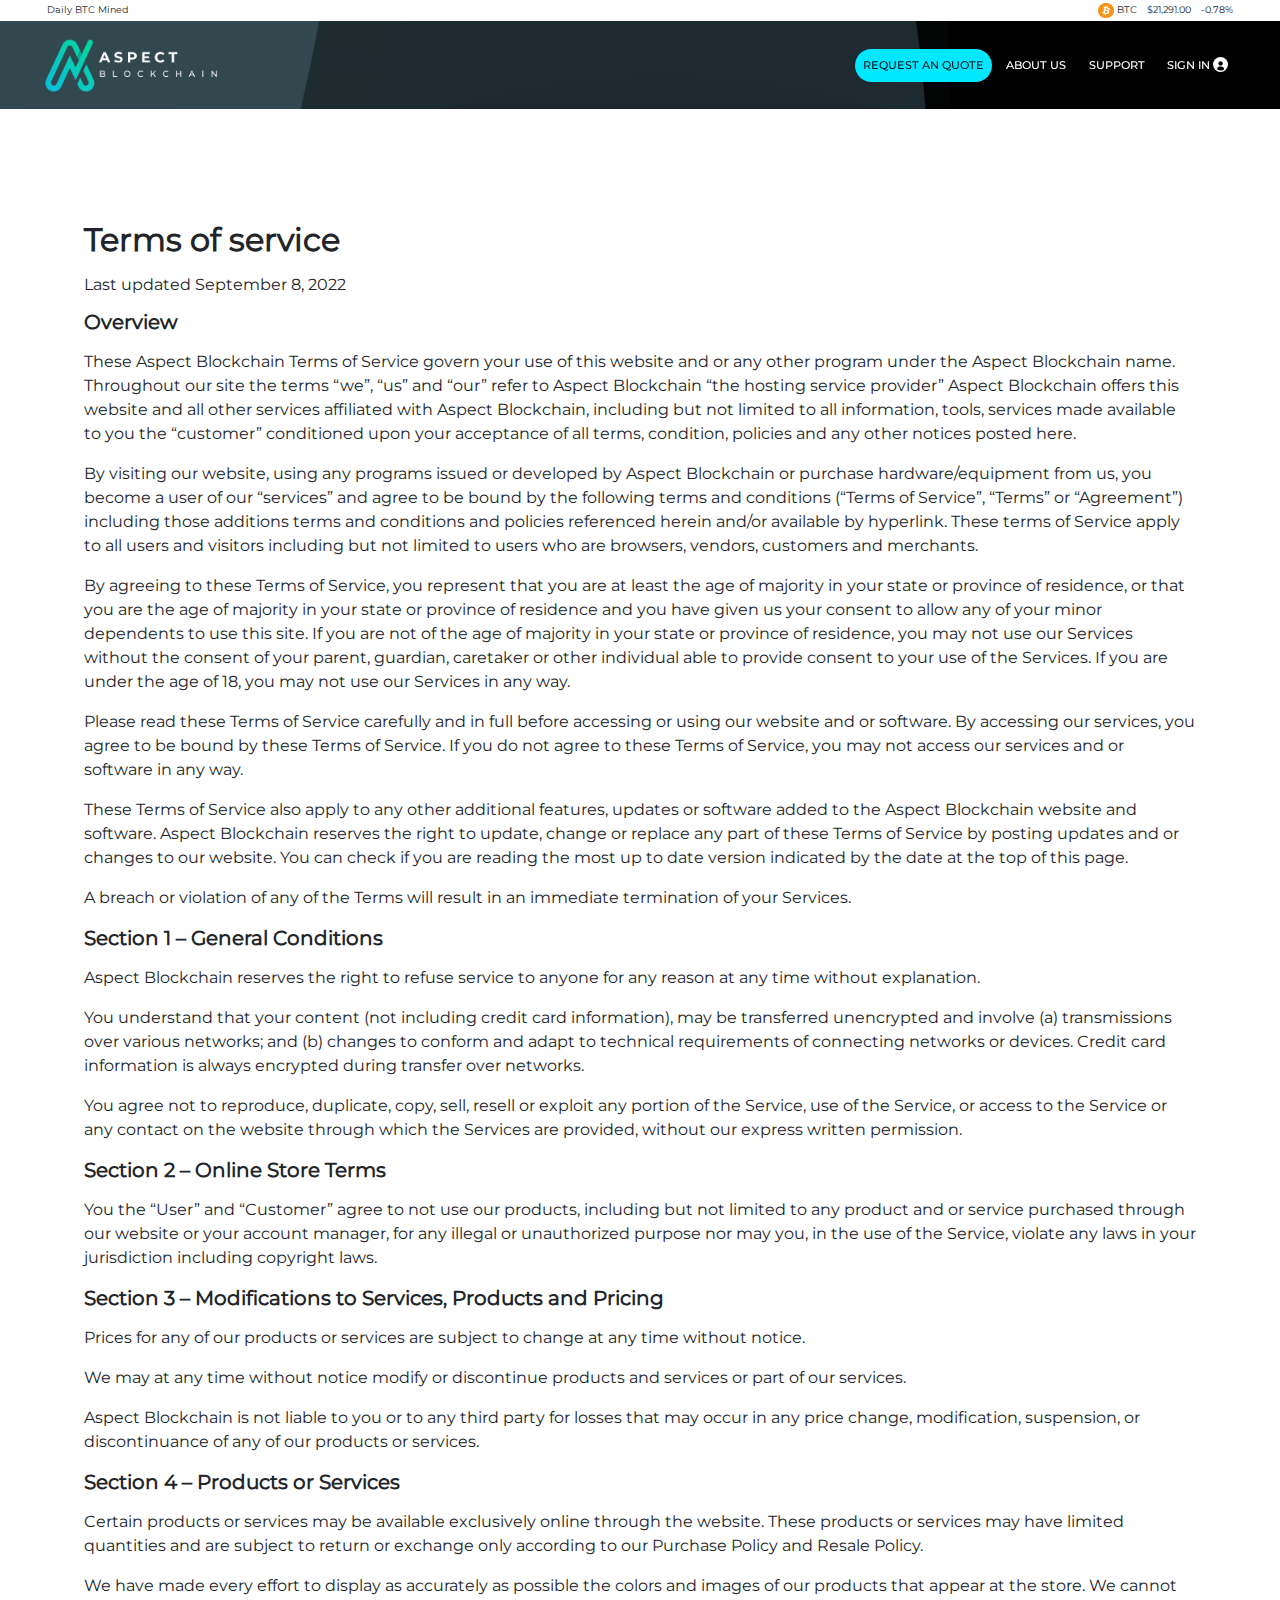
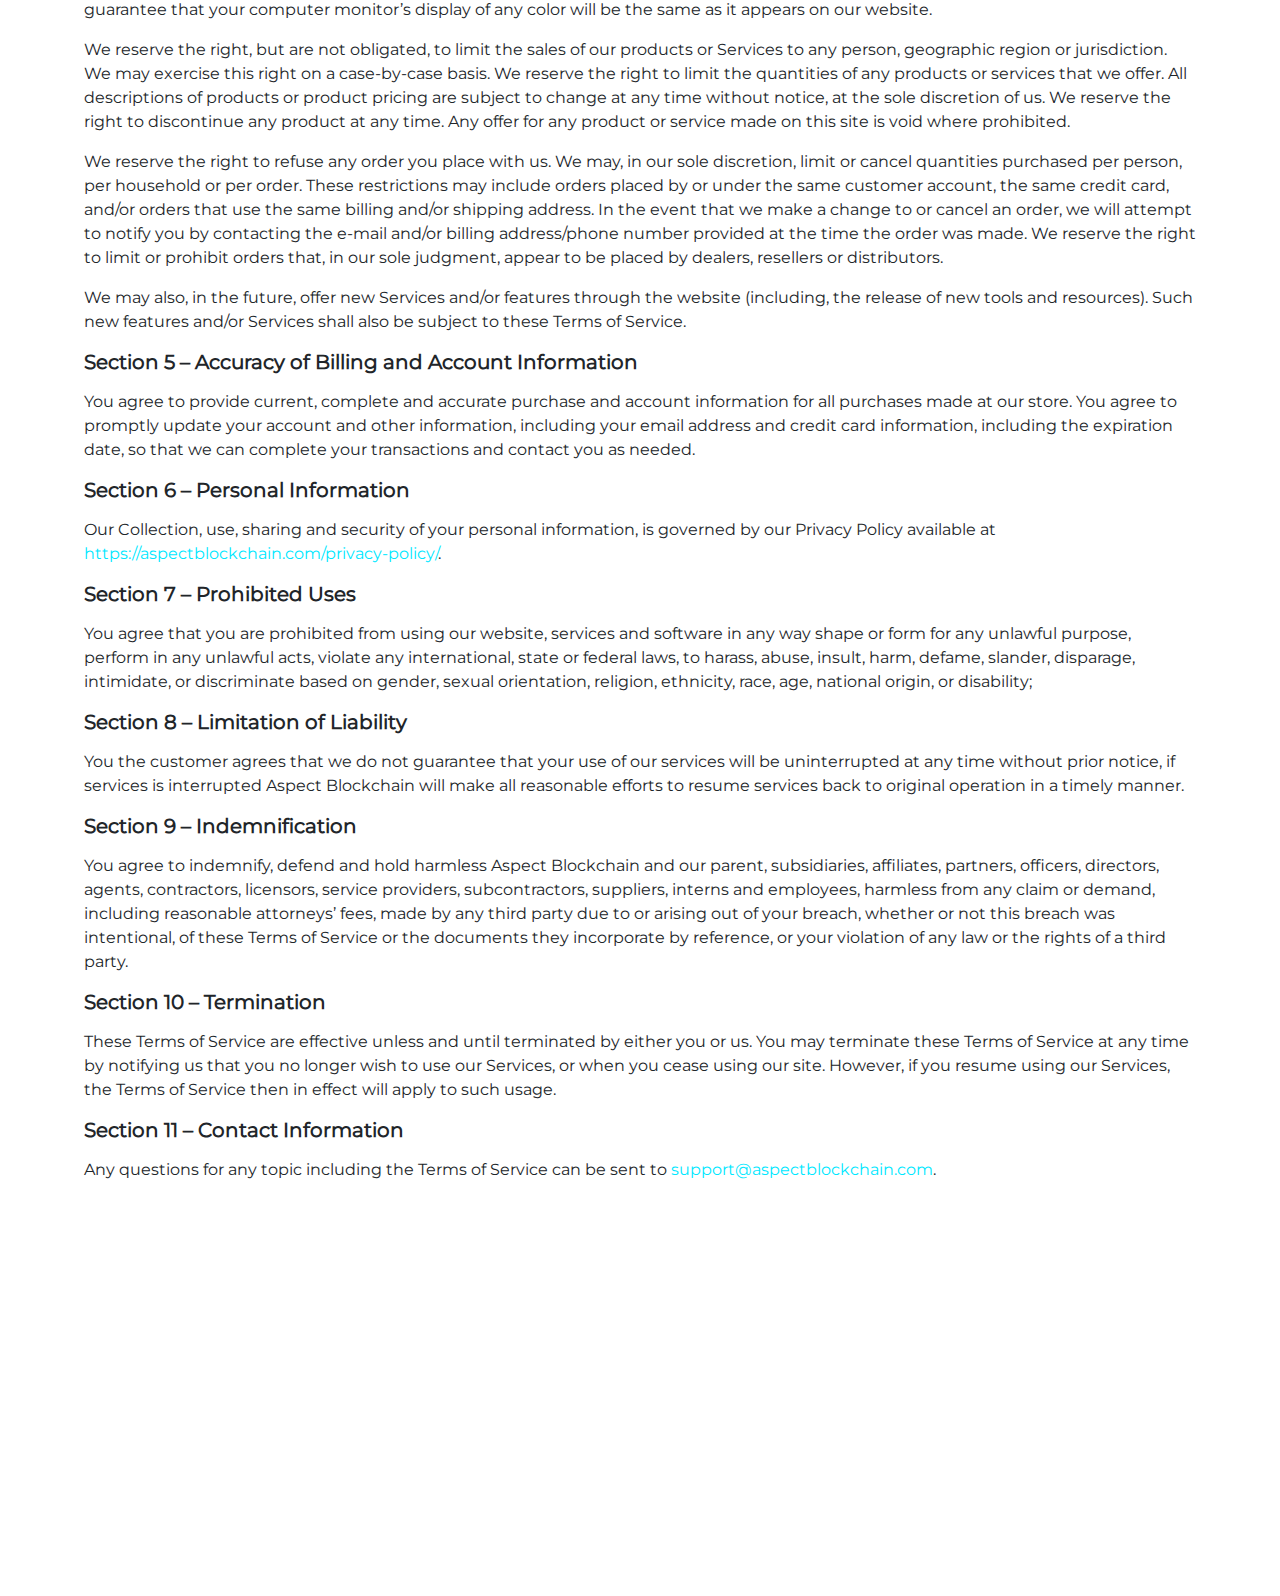
<file: project-oken1/terms-of-service.html>
<!DOCTYPE html>
<html lang="en">

<head>
    <meta charset="UTF-8">
    <meta name="viewport" content="width=device-width, initial-scale=1.0">
    <title>Privacy Policy - Aspect Blockchain</title>
    <link rel="stylesheet" href="css/bootstrap.css">
    <link rel="stylesheet" href="css/style3.css">
    <link rel="stylesheet" href="css/animate.min.css">
    <link rel="stylesheet" href="css/style1.css">
    <link rel="stylesheet" href="css/style.css">
</head>

<body>
    <div class="sect">
        <div class="topmost">
            <div class="container">
                <div class="flex mx-auto justify-between">
                    <p class="flex btc">Daily BTC Mined</p>
                    <p class="flex btc justify-between"><span><img src="images/bitcoin1.webp" alt="bitcoin"> BTC</span>
                        <span>$21,291.00</span>
                        <span>-0.78%</span>
                    </p>
                </div>
            </div>
        </div>
        <header class="sticky-top pb-3">
            <div class="container clipped">
                <div class="row">
                    <div id="title" class="col-6">
                        <a href="#">
                            <img id="sitelogo" class="site-logo" src="images/sitelogoV1.png" alt="Aspect Blockchain"
                                width="250px" height="auto">
                        </a>
                    </div>
                    <nav class="navbar navbar-expand-md navbar-light col-6 pe-0">
                        <div class="container-fluid">
                            <button class="navbar-toggler" type="button" data-bs-toggle="collapse"
                                data-bs-target="#navbarSupportedContent" aria-controls="navbarSupportedContent"
                                aria-expanded="false" aria-label="Toggle navigation" onclick="toggleOn()">
                                <span class="navbar-toggler-icon"></span>
                            </button>
                            <div>
                                <div class="menu-bar" id="navbarSupportedContent">
                                    <ul class="navbar-nav mb-2 mb-lg-0 nav-pills">
                                        <li class="nav-item">
                                            <a class="nav-link active" aria-current="page" href="#" data-bs-toggle="modal" data-bs-target="#request">REQUEST AN
                                                QUOTE</a>
                                        </li>
                                        <li class="nav-item">
                                            <a class="nav-link" href="#">ABOUT US</a>
                                        </li>
                                        <li class="nav-item dropdown">
                                            <a class="nav-link" href="#">SUPPORT</a>
                                        </li>
                                        <li class="nav-item">
                                            <a class="nav-link" href="sign-in.html">SIGN IN
                                                <span class="sign-up">
                                                    <svg xmlns="http://www.w3.org/2000/svg" viewBox="0 0 40 40"
                                                        class="human-icon d-inline-block align-text-top">
                                                        <defs>
                                                            <style>
                                                                .cls-1 {
                                                                    fill: #fff;
                                                                }

                                                                .cls-2 {
                                                                    fill: #000;
                                                                }
                                                            </style>
                                                        </defs>
                                                        <title>improved</title>
                                                        <g id="Layer_2" data-name="Layer 2">
                                                            <g id="Layer_1-2" data-name="Layer 1">
                                                                <circle class="cls-1" cx="20" cy="20" r="20" />
                                                                <circle class="cls-2" cx="20.29" cy="17.06" r="5.89" />
                                                                <path class="cls-2"
                                                                    d="M10.65,32.59a10.4,10.4,0,0,1,1-3.46,7.18,7.18,0,0,1,2.78-2.84A9.18,9.18,0,0,1,17,25.4c.39-.07,2.52-.06,3-.06a28.67,28.67,0,0,1,3.35,0,9,9,0,0,1,3.09,1.13A6.63,6.63,0,0,1,28.81,29a7.6,7.6,0,0,1,1,3.64,24.82,24.82,0,0,1-4.72,2.49,20.94,20.94,0,0,1-5.13.79A20.83,20.83,0,0,1,15,34.94,23.33,23.33,0,0,1,10.65,32.59Z" />
                                                            </g>
                                                        </g>
                                                    </svg>
                                                </span></a>
                                        </li>
                                    </ul>
                                    <i id="toggle-off" class="fa fa-times" onclick="toggleOff()">
                                        <svg xmlns="http://www.w3.org/2000/svg" viewBox="0 0 352 512">
                                            <defs>
                                                <style>
                                                    .cls-1 {
                                                        fill: #fff;
                                                    }
                                                </style>
                                            </defs>
                                            <title>times</title>
                                            <path class="cls-1"
                                                d="M242.72 256l100.07-100.07c12.28-12.28 12.28-32.19 0-44.48l-22.24-22.24c-12.28-12.28-32.19-12.28-44.48 0L176 189.28 75.93 89.21c-12.28-12.28-32.19-12.28-44.48 0L9.21 111.45c-12.28 12.28-12.28 32.19 0 44.48L109.28 256 9.21 356.07c-12.28 12.28-12.28 32.19 0 44.48l22.24 22.24c12.28 12.28 32.2 12.28 44.48 0L176 322.72l100.07 100.07c12.28 12.28 32.2 12.28 44.48 0l22.24-22.24c12.28-12.28 12.28-32.19 0-44.48L242.72 256z" />
                                        </svg>
                                    </i>
                                </div>
                            </div>
                        </div>
                    </nav>
                </div>
            </div>
        </header>
        <main class="relative bg-white">
            <div>
                <div class="relative">
                    <div class="container mx-auto px-4 overflow-visible relative pt-2/10 sm:pt-1/10 lg:pt-20 pxs-4">
                        <div class="p-3 px-0">
                            <div class="block mt-3">
                                <div class="post-content">
                                    <h1 class="mb-3"><b>Terms of service</b></h1>
                                    <h6 class="mb-3">Last updated September 8, 2022</h6>
                                    <h5 class="mb-3 font-bold">Overview</h5></p>

                                    <p class="mb-3">These Aspect Blockchain Terms of Service govern your use of this website and or any other program under the Aspect
                                    Blockchain name. Throughout our site the terms “we”, “us” and “our” refer to Aspect Blockchain “the hosting service
                                    provider” Aspect Blockchain offers this website and all other services affiliated with Aspect Blockchain, including but
                                    not limited to all information, tools, services made available to you the “customer” conditioned upon your acceptance of
                                    all terms, condition, policies and any other notices posted here.</p>

                                    <p class="mb-3">By visiting our website, using any programs issued or developed by Aspect Blockchain or purchase hardware/equipment from
                                    us, you become a user of our “services” and agree to be bound by the following terms and conditions (“Terms of Service”,
                                    “Terms” or “Agreement”) including those additions terms and conditions and policies referenced herein and/or available
                                    by hyperlink. These terms of Service apply to all users and visitors including but not limited to users who are
                                    browsers, vendors, customers and merchants.</p>

                                    <p class="mb-3">By agreeing to these Terms of Service, you represent that you are at least the age of majority in your state or province
                                    of residence, or that you are the age of majority in your state or province of residence and you have given us your
                                    consent to allow any of your minor dependents to use this site. If you are not of the age of majority in your state or
                                    province of residence, you may not use our Services without the consent of your parent, guardian, caretaker or other
                                    individual able to provide consent to your use of the Services. If you are under the age of 18, you may not use our
                                    Services in any way.</p>

                                    <p class="mb-3">Please read these Terms of Service carefully and in full before accessing or using our website and or software. By
                                    accessing our services, you agree to be bound by these Terms of Service. If you do not agree to these Terms of Service,
                                    you may not access our services and or software in any way.</p>

                                    <p class="mb-3">These Terms of Service also apply to any other additional features, updates or software added to the Aspect Blockchain
                                    website and software. Aspect Blockchain reserves the right to update, change or replace any part of these Terms of
                                    Service by posting updates and or changes to our website. You can check if you are reading the most up to date version
                                    indicated by the date at the top of this page.</p>

                                    <p class="mb-3">A breach or violation of any of the Terms will result in an immediate termination of your Services.</p>

                                    <h5 class="mb-3 font-bold"></p>Section 1 – General Conditions</h5>

                                    <p class="mb-3">Aspect Blockchain reserves the right to refuse service to anyone for any reason at any time without explanation.</p>

                                    <p class="mb-3">You understand that your content (not including credit card information), may be transferred unencrypted and involve (a)
                                    transmissions over various networks; and (b) changes to conform and adapt to technical requirements of connecting
                                    networks or devices. Credit card information is always encrypted during transfer over networks.</p>

                                    <p class="mb-3">You agree not to reproduce, duplicate, copy, sell, resell or exploit any portion of the Service, use of the Service, or
                                    access to the Service or any contact on the website through which the Services are provided, without our express written
                                    permission.</p>

                                    <h5 class="mb-3 font-bold">Section 2 – Online Store Terms</h5>

                                    <p class="mb-3">You the “User” and “Customer” agree to not use our products, including but not limited to any product and or service
                                    purchased through our website or your account manager, for any illegal or unauthorized purpose nor may you, in the use
                                    of the Service, violate any laws in your jurisdiction including copyright laws.</p>

                                    <h5 class="mb-3 font-bold">Section 3 – Modifications to Services, Products and Pricing</h5>

                                    <p class="mb-3">Prices for any of our products or services are subject to change at any time without notice.</p>

                                    <p class="mb-3">We may at any time without notice modify or discontinue products and services or part of our services.</p>

                                    <p class="mb-3">Aspect Blockchain is not liable to you or to any third party for losses that may occur in any price change,
                                    modification, suspension, or discontinuance of any of our products or services.</p>

                                    <h5 class="mb-3 font-bold">Section 4 – Products or Services</h5>

                                    <p class="mb-3">Certain products or services may be available exclusively online through the website. These products or services may
                                    have limited quantities and are subject to return or exchange only according to our Purchase Policy and Resale Policy.</p>

                                    <p class="mb-3">We have made every effort to display as accurately as possible the colors and images of our products that appear at the
                                    store. We cannot guarantee that your computer monitor’s display of any color will be the same as it appears on our
                                    website.</p>

                                    <p class="mb-3">We reserve the right, but are not obligated, to limit the sales of our products or Services to any person, geographic
                                    region or jurisdiction. We may exercise this right on a case-by-case basis. We reserve the right to limit the quantities
                                    of any products or services that we offer. All descriptions of products or product pricing are subject to change at any
                                    time without notice, at the sole discretion of us. We reserve the right to discontinue any product at any time. Any
                                    offer for any product or service made on this site is void where prohibited.</p>

                                    <p class="mb-3">We reserve the right to refuse any order you place with us. We may, in our sole discretion, limit or cancel quantities
                                    purchased per person, per household or per order. These restrictions may include orders placed by or under the same
                                    customer account, the same credit card, and/or orders that use the same billing and/or shipping address. In the event
                                    that we make a change to or cancel an order, we will attempt to notify you by contacting the e-mail and/or billing
                                    address/phone number provided at the time the order was made. We reserve the right to limit or prohibit orders that, in
                                    our sole judgment, appear to be placed by dealers, resellers or distributors.</p>

                                    <p class="mb-3">We may also, in the future, offer new Services and/or features through the website (including, the release of new tools
                                    and resources). Such new features and/or Services shall also be subject to these Terms of Service.</p>

                                    <h5 class="mb-3 font-bold">Section 5 – Accuracy of Billing and Account Information</h5>

                                    <p class="mb-3">You agree to provide current, complete and accurate purchase and account information for all purchases made at our
                                    store. You agree to promptly update your account and other information, including your email address and credit card
                                    information, including the expiration date, so that we can complete your transactions and contact you as needed.</p>

                                    <h5 class="mb-3 font-bold">Section 6 – Personal Information</h5>

                                    <p class="mb-3">Our Collection, use, sharing and security of your personal information, is governed by our Privacy Policy available at <a class="btli-link-color hover:text-gray-base" href="privacy-policy.html">https://aspectblockchain.com/privacy-policy/</a>.</p>

                                    <h5 class="mb-3 font-bold">Section 7 – Prohibited Uses</h5>

                                    <p class="mb-3">You agree that you are prohibited from using our website, services and software in any way shape or form for any
                                    unlawful purpose, perform in any unlawful acts, violate any international, state or federal laws, to harass, abuse,
                                    insult, harm, defame, slander, disparage, intimidate, or discriminate based on gender, sexual orientation, religion,
                                    ethnicity, race, age, national origin, or disability;</p>

                                    <h5 class="mb-3 font-bold">Section 8 – Limitation of Liability</h5>

                                    <p class="mb-3">You the customer agrees that we do not guarantee that your use of our services will be uninterrupted at any time without
                                    prior notice, if services is interrupted Aspect Blockchain will make all reasonable efforts to resume services back to
                                    original operation in a timely manner.</p>

                                    <h5 class="mb-3 font-bold">Section 9 – Indemnification</h5>

                                    <p class="mb-3">You agree to indemnify, defend and hold harmless Aspect Blockchain and our parent, subsidiaries, affiliates, partners,
                                    officers, directors, agents, contractors, licensors, service providers, subcontractors, suppliers, interns and
                                    employees, harmless from any claim or demand, including reasonable attorneys’ fees, made by any third party due to or
                                    arising out of your breach, whether or not this breach was intentional, of these Terms of Service or the documents they
                                    incorporate by reference, or your violation of any law or the rights of a third party.</p>

                                    <h5 class="mb-3 font-bold">Section 10 – Termination</h5>

                                    <p class="mb-3">These Terms of Service are effective unless and until terminated by either you or us. You may terminate these Terms of
                                    Service at any time by notifying us that you no longer wish to use our Services, or when you cease using our site.
                                    However, if you resume using our Services, the Terms of Service then in effect will apply to such usage.</p>

                                    <h5 class="mb-3 font-bold">Section 11 – Contact Information</h5>

                                    <p class="mb-3">Any questions for any topic including the Terms of Service can be sent to <a class="btli-link-color hover:text-gray-base" href="support@aspectblockchain.com">support@aspectblockchain.com</a>.</p>
                                </div>
                            </div>
                        </div>
                    </div>
                </div>
            </div>
        </main>

        <footer class="bg-white position-relative">
            <div class="container pxs-4">
                <div class="text-black dark:bg-black dark:text-white wow fadeInUp" data-wow-delay="0.2s">
                    <div class="pt-12 pb-2 overflow-visible relative px-0 mx-auto w-100">
                        <div class="w-full flex flex-col lg:flex-row lg:items-stretch">
                            <div class="w-full lg:w-1/2 flex flex-col justify-start mb-6 lg:mb-0">
                                <img class="mb-4 w-200px" src="images/site-logof1.svg" alt="Apect Blockchain">
                                <p class="w-full lg:w-10/12 text-sm md:mt-6 pb-2 border-b">
                                    Aspect Blockchain is dedicated to provide individuals and B2B customers with hosting
                                    solutions to fit their needs | <strong>Infrastructure to Power the World's Next Currency</strong>.
                                </p>
                                <div class="pt-2"><strong class="text-sm">Aspect Blockchain Inc.</strong>
                                    <div class="text-sm">
                                        <p>2310 North Henderson Ave #1440 Dallas 75206 Texas</p>
                                    </div>
                                    <div class="flex w-full lg:w-10/12 font-family-montserrat text-sm">
                                        <p class="pr-2"><a
                                                href="mailto:sales@aspectblockchain.com">sales@aspectblockchain.com</a>
                                        </p>
                                    </div>
                                </div>
                            </div>
                            <div class="w-full lg:w-1/2">
                                <div class="w-full flex flex-row flex-wrap text-sm">
                                    <div class="w-1/2 lg:w-1/3 mt-4">
                                        <h4 class="text-base fw-bold text-black dark:text-gray-darker uppercase mb-1">
                                            General
                                        </h4>
                                        <div class="flex flex-col"><a href="" target=""
                                                class="mb-2 flex flex-row items-center lg:my-0 lg:mb-1 font-medium mr-10 text-base duration-200 hover:btli-color "><span
                                                    class="font-normal text-sm">About Us</span></a>
                                            <a href="" target=""
                                                class="mb-2 flex flex-row items-center lg:my-0 lg:mb-1 font-medium mr-10 text-base duration-200 hover:btli-color "><span
                                                    class="font-normal text-sm">FAQs</span></a>
                                        </div>
                                    </div>
                                    <div class="w-1/2 lg:w-1/3 mt-4">
                                        <h4 class="text-base fw-bold text-black dark:text-gray-darker uppercase mb-1">
                                            Socials
                                        </h4>
                                        <div class="flex flex-col"><a href="" target=""
                                                class="mb-2 flex flex-row items-center lg:my-0 lg:mb-1 font-medium mr-10 text-base duration-200 hover:btli-color "><svg
                                                    class="fill-current w-4 fill-current mr-2 " viewBox="0 0 30 30"
                                                    fill="none" xmlns="http://www.w3.org/2000/svg">
                                                    <path fill-rule="evenodd" clip-rule="evenodd"
                                                        d="M26.646 0.442383H3.3539C1.75256 0.442383 0.45694 1.75256 0.45694 3.3539L0.442383 29.5575L6.26541 23.7345H26.646C28.2474 23.7345 29.5575 22.4243 29.5575 20.823V3.3539C29.5575 1.75256 28.2474 0.442383 26.646 0.442383ZM23.7345 17.9114H6.26542V14.9999H23.7345V17.9114ZM23.7345 13.5442H6.26542V10.6326H23.7345V13.5442ZM23.7345 9.1769H6.26542V6.26539H23.7345V9.1769Z">
                                                    </path>
                                                </svg><span class="font-normal text-sm">Contact Us</span></a>
                                            <div href="" as=""><a href="" target=""
                                                    class="mb-2 flex flex-row items-center lg:my-0 lg:mb-1 font-medium mr-10 text-base duration-200 hover:btli-color "><svg
                                                        class="fill-current w-4 fill-current mr-2 -mt-1"
                                                        viewBox="0 0 15 15" fill="none"
                                                        xmlns="http://www.w3.org/2000/svg">
                                                        <path
                                                            d="M3.49161 4.81972H0.480336C0.346691 4.81972 0.2384 4.9283 0.2384 5.06219V14.7574C0.2384 14.8914 0.346691 14.9999 0.480336 14.9999H3.49161C3.62525 14.9999 3.73354 14.8914 3.73354 14.7574V5.06219C3.73354 4.9283 3.62525 4.81972 3.49161 4.81972Z">
                                                        </path>
                                                        <path
                                                            d="M1.98706 0C0.891386 0 0 0.89238 0 1.98926C0 3.08662 0.891386 3.97934 1.98706 3.97934C3.08187 3.97934 3.97253 3.08657 3.97253 1.98926C3.97258 0.89238 3.08187 0 1.98706 0Z">
                                                        </path>
                                                        <path
                                                            d="M11.151 4.57879C9.94157 4.57879 9.04752 5.09986 8.50525 5.69192V5.06223C8.50525 4.92833 8.39696 4.81976 8.26331 4.81976H5.37949C5.24585 4.81976 5.13756 4.92833 5.13756 5.06223V14.7575C5.13756 14.8914 5.24585 15 5.37949 15H8.38418C8.51783 15 8.62612 14.8914 8.62612 14.7575V9.96058C8.62612 8.34414 9.06421 7.7144 10.1885 7.7144C11.413 7.7144 11.5103 8.72394 11.5103 10.0437V14.7575C11.5103 14.8915 11.6186 15 11.7523 15H14.7581C14.8917 15 15 14.8915 15 14.7575V9.43951C15 7.03592 14.5427 4.57879 11.151 4.57879Z">
                                                        </path>
                                                    </svg><span class="font-normal text-sm">LinkedIn</span></a></div>
                                            <div href="" as=""><a href="" target=""
                                                    class="mb-2 flex flex-row items-center lg:my-0 lg:mb-1 font-medium mr-10 text-base duration-200 hover:btli-color ">
                                                    <svg class="fill-current w-4 fill-current mr-2" viewBox="0 0 24 24"
                                                        xmlns="http://www.w3.org/2000/svg">
                                                        <path
                                                            d="M20.317 4.37a19.791 19.791 0 0 0-4.885-1.515.074.074 0 0 0-.079.037c-.21.375-.444.864-.608 1.25a18.27 18.27 0 0 0-5.487 0 12.64 12.64 0 0 0-.617-1.25.077.077 0 0 0-.079-.037A19.736 19.736 0 0 0 3.677 4.37a.07.07 0 0 0-.032.027C.533 9.046-.32 13.58.099 18.057a.082.082 0 0 0 .031.057 19.9 19.9 0 0 0 5.993 3.03.078.078 0 0 0 .084-.028 14.09 14.09 0 0 0 1.226-1.994.076.076 0 0 0-.041-.106 13.107 13.107 0 0 1-1.872-.892.077.077 0 0 1-.008-.128 10.2 10.2 0 0 0 .372-.292.074.074 0 0 1 .077-.01c3.928 1.793 8.18 1.793 12.062 0a.074.074 0 0 1 .078.01c.12.098.246.198.373.292a.077.077 0 0 1-.006.127 12.299 12.299 0 0 1-1.873.892.077.077 0 0 0-.041.107c.36.698.772 1.362 1.225 1.993a.076.076 0 0 0 .084.028 19.839 19.839 0 0 0 6.002-3.03.077.077 0 0 0 .032-.054c.5-5.177-.838-9.674-3.549-13.66a.061.061 0 0 0-.031-.03zM8.02 15.33c-1.183 0-2.157-1.085-2.157-2.419 0-1.333.956-2.419 2.157-2.419 1.21 0 2.176 1.096 2.157 2.42 0 1.333-.956 2.418-2.157 2.418zm7.975 0c-1.183 0-2.157-1.085-2.157-2.419 0-1.333.955-2.419 2.157-2.419 1.21 0 2.176 1.096 2.157 2.42 0 1.333-.946 2.418-2.157 2.418z" />
                                                    </svg><span class="font-normal text-sm">Discord</span></a></div>
                                        </div>
                                        <div href="" as=""><a href="" target=""
                                                class="mb-2 flex flex-row items-center lg:my-0 lg:mb-1 font-medium mr-10 text-base duration-200 hover:btli-color ">
                                                <svg class="fill-current w-4 fill-current mr-2"
                                                    viewBox="0 0 169.063 169.063" xmlns="http://www.w3.org/2000/svg">
                                                    <g>
                                                        <path
                                                            d="M122.406,0H46.654C20.929,0,0,20.93,0,46.655v75.752c0,25.726,20.929,46.655,46.654,46.655h75.752 c25.727,0,46.656-20.93,46.656-46.655V46.655C169.063,20.93,148.133,0,122.406,0z M154.063,122.407 c0,17.455-14.201,31.655-31.656,31.655H46.654C29.2,154.063,15,139.862,15,122.407V46.655C15,29.201,29.2,15,46.654,15h75.752 c17.455,0,31.656,14.201,31.656,31.655V122.407z" />
                                                        <path
                                                            d="M84.531,40.97c-24.021,0-43.563,19.542-43.563,43.563c0,24.02,19.542,43.561,43.563,43.561s43.563-19.541,43.563-43.561 C128.094,60.512,108.552,40.97,84.531,40.97z M84.531,113.093c-15.749,0-28.563-12.812-28.563-28.561 c0-15.75,12.813-28.563,28.563-28.563s28.563,12.813,28.563,28.563C113.094,100.281,100.28,113.093,84.531,113.093z" />
                                                        <path
                                                            d="M129.921,28.251c-2.89,0-5.729,1.17-7.77,3.22c-2.051,2.04-3.23,4.88-3.23,7.78c0,2.891,1.18,5.73,3.23,7.78 c2.04,2.04,4.88,3.22,7.77,3.22c2.9,0,5.73-1.18,7.78-3.22c2.05-2.05,3.22-4.89,3.22-7.78c0-2.9-1.17-5.74-3.22-7.78 C135.661,29.421,132.821,28.251,129.921,28.251z" />
                                                    </g>
                                                </svg><span class="font-normal text-sm">Instagram</span></a></div>
                                    </div>
                                </div>
                            </div>
                        </div>
                    </div>
                    <div class="w-full flex flex-col lg:flex-row text-xs items-center justify-between my-6">
                        <div class="w-full flex-wrap lg:w-2/3 flex flex-row just-cent">
                            <div href="" as=""><a href="" target="_blank"
                                    class="underline hover:btli-color duration-200 mr-5">Privacy
                                    Policy</a></div>
                            <div href="" as=""><a href="" target="_blank"
                                    class="underline hover:btli-color duration-200 mr-5">Terms
                                    of
                                    Service</a></div>
                            <div href="" as=""><a href="" target="_blank"
                                    class="underline hover:btli-color duration-200 mr-5">Hosting
                                    Agreement</a></div>
                        </div>
                        <div class="w-full lg:text-right mtc-4 lg:mt-0 lg:w-1/3">
                            <p class="text-center">© 2022 Aspect Blockchain. All Rights Reserved.</p>
                        </div>
                    </div>
                </div>
            </div>
        </footer>
    </div>

    <script src="js/jquery.min.js"></script>
    <script src="js/bootstrap-v5.0.2.min.js"></script>
    <script src="js/request-quote.js"></script>
    <script src="js/wow.min.js"></script>
    <script>
        // Initiate the wowjs animation library
        new WOW().init();
    </script>
    <script>
        // Nav links control
        const menuLink = document.querySelectorAll('.nav-link')

        for (let i = 0; i < menuLink.length; i++) {
            menuLink[i].addEventListener('click', (e) => {
                document.querySelector('.active').classList.remove('active');

                menuLink[i].classList.add('active');
            })
        }


        //Menu bar toggle controls
        function toggleOn() {
            //We get the nav element object and add a class to its classlist.
            //The class we add has a css transformation property
            //to translate the hidden nav bar to view from right to left
            $('.menu-bar').toggleClass('toggled-on')

            //Add backdrop
            if (!$('.backdrop')[0]) {
                $('body').append(`<div class="backdrop"></div>`);
                $('.backdrop').click(toggleOff);
            }
            $('.backdrop').toggleClass('show-backdrop');
        }

        function toggleOff() {
            //This function just removes the class we added
            //and returns the nav bar to its original hiddden possition
            $('.menu-bar').removeClass('toggled-on');

            // Remove backdrop
            $('.backdrop').remove()
        }
    </script>
    <script>
        // get the sticky element
        const stickyElm = document.querySelector('header')

        const url = window.location.href;
        const dirName = url.substring(0, url.lastIndexOf('/') + 1)

        const observer = new IntersectionObserver(
            ([e]) => {
                e.target.classList.toggle('isSticky', e.intersectionRatio < 1);
                img = document.getElementById('sitelogo');
                sticky = document.querySelector('.isSticky');
                if (img.src == dirName + 'images/sitelogoV1.png' && sticky != null) {
                    img.src = 'images/site-logof1.svg';
                } else {
                    img.src = 'images/sitelogoV1.png';
                }
            },
            { threshold: [1] }
        );

        observer.observe(stickyElm)
    </script>
</body>

</html>
</file>
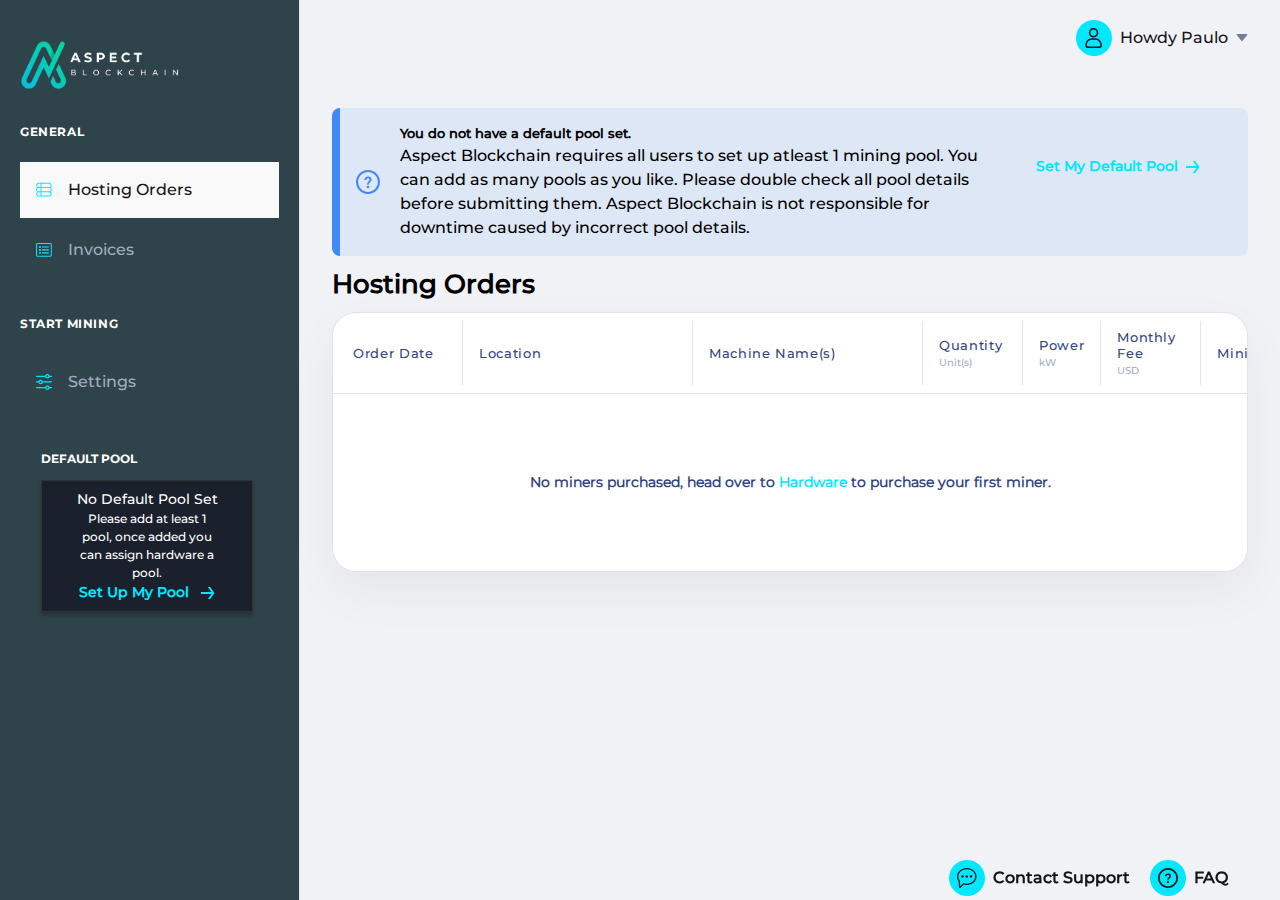
<file: project-oken1/dashboard/hosting-order.html>
<!DOCTYPE html>
<html lang="en" class="light" style="color-scheme: light;">

<head>
    <meta name="viewport" content="width=device-width">
    <meta charset="utf-8">
    <title>Dashboard - Aspect Blockchain</title>
    <link rel="icon" href="/favicon.ico">
    <link rel="stylesheet" href="../css/animate.min.css">
    <link rel="stylesheet" href="../css/style1.css">
    <link rel="stylesheet" href="../css/style2.css">
</head>

<body>
    <div>
        <header class="z-30 fixed w-screen bg-white shadow-cta" style="z-index: 102;">
            <div class="container mx-auto lg:mx-0 pr-4 overflow-visible ">
                <div class="flex flex-row items-center justify-start">
                    <div class="flex items-stretch justify-center lg:justify-start pl-4 w-full lg:w-300px py-4 border-r border-transparent lg:hidden lg:border-gray-accent">
                        <div class="z-10 flex absolute left-0 pl-5 py-2 top-0 bottom-0 lg:hidden"><button id="bar" type="button"
                                class="cursor-pointer inline-block lg:hidden rounded-full z-50 lg:mr-0 w-10
                h-10 text-gold-lite mr-0 outline-none lg:w-10 lg:h-10 order-3 focus:outline-none ">
                                <div class="bar1 bg-black mx-auto"></div>
                                <div class="invis"></div>
                                <div class="bar3 bg-black mx-auto"></div>
                            </button></div>
                        <div class="flex items-stretch"><a href="/" class="block mr-3 text-current">
                            <img class="w-28 lg:w-40" src="../images/site-logof1.png"></a>
                    </div>
                </div>
            </div>
        </header>
        <section class="bg-gray-marble flex max-w-screen xxl:overflow-hidden">
            <div id="sidebar" class="z-50 fixed flex h-screen inset-0 items-stretch  justify-end transform-transition ease-in-out" style="transform: translate3d(-100%, 0%, 0px);">
                <div
                    class="dashboard-menu flex-col justify-between overflow-y-auto pb-10 pt-20 relative w-screen z-50 lg:py-20 md:w-1/2">
                    <div class="w-full lg:w-2/3">
                        <div class="font-mont mt-4 text-lg w-full lg:mt-12">
                            <nav class="mt-5 flex-1 px-5 ">
                                <h3 class="font-family-montserrat-bold text-xs uppercase pb-3 text-white">General</h3>
                                <div class="flex flex-col pl-5"><a href="#" class="w-full mt-1 group cursor-pointer flex items-center px-4  py-5 text-base leading-6 font-medium focus:outline-none transition ease-in-out duration-150 hover:text-black hover:bg-gray-dashboard-link text-black bg-gray-dashboard-link undefined">
                                        <svg
                                            class="fill-current w-4 btli-link-color" viewBox="0 0 19 18" fill="none"
                                            xmlns="http://www.w3.org/2000/svg">
                                            <path fill-rule="evenodd" clip-rule="evenodd"
                                                d="M17.3536 6.56239C18.1432 5.9939 18.6572 5.06225 18.6572 4.02063C18.6572 2.31131 17.2736 0.899994 15.5366 0.899994H3.32071C1.61025 0.899994 0.200073 2.31017 0.200073 4.02063C0.200073 5.0639 0.71551 5.99616 1.51213 6.56428C0.720328 7.13293 0.200073 8.06107 0.200073 9.09999C0.200073 10.1433 0.71551 11.0755 1.51213 11.6436C0.720327 12.2123 0.200073 13.1404 0.200073 14.1794C0.200073 15.8887 1.58372 17.3 3.32071 17.3H15.562C17.2747 17.3 18.6572 15.8875 18.6572 14.1794C18.6572 13.1398 18.1454 12.2104 17.3536 11.6418C18.1432 11.0733 18.6572 10.1416 18.6572 9.09999C18.6572 8.06041 18.1454 7.13107 17.3536 6.56239ZM1.36198 4.02063C1.36198 5.10382 2.23751 5.97936 3.32071 5.97936H5.38102V2.0619H3.32071C2.23751 2.0619 1.36198 2.93744 1.36198 4.02063ZM15.5366 5.97936C16.6198 5.97936 17.4953 5.10382 17.4953 4.02063C17.4953 2.93744 16.6198 2.0619 15.5366 2.0619H6.54292V5.9999L15.5366 5.97936ZM15.5366 11.0587C16.6198 11.0587 17.4953 10.1832 17.4953 9.09999C17.4953 8.0168 16.6198 7.14126 15.5366 7.14126L6.54292 7.14126V11.0587H15.5366ZM5.38102 7.14126H3.32071C2.23751 7.14126 1.36198 8.0168 1.36198 9.09999C1.36198 10.1832 2.23751 11.0587 3.32071 11.0587H5.38102V7.14126ZM6.54292 16.1381H15.5366C16.6198 16.1381 17.4953 15.2626 17.4953 14.1794C17.4953 13.0962 16.6198 12.2206 15.5366 12.2206H6.54292V16.1381ZM5.38102 16.1381V12.2206H3.32071C2.23751 12.2206 1.36198 13.0962 1.36198 14.1794C1.36198 15.2626 2.23751 16.1381 3.32071 16.1381H5.38102Z">
                                            </path>
                                        </svg><span class="undefined pl-4 pr-8 leading-none">Hosting Orders</span></a>
                                        <a href="invoices.html" class="w-full mt-1 group cursor-pointer flex items-center px-4  py-5 text-base leading-6 font-medium focus:outline-none transition ease-in-out duration-150 hover:text-black hover:bg-gray-dashboard-link text-gray-500 undefined"><svg
                                            class="fill-current w-4 btli-link-color" viewBox="0 0 37 32" fill="none"
                                            xmlns="http://www.w3.org/2000/svg">
                                            <path
                                                d="M33.1429 2.28571C33.7731 2.28571 34.2857 2.79843 34.2857 3.42857V28.5714C34.2857 29.2016 33.7731 29.7143 33.1429 29.7143H3.42857C2.79836 29.7143 2.28571 29.2016 2.28571 28.5714V3.42857C2.28571 2.79843 2.79836 2.28571 3.42857 2.28571H33.1429ZM33.1429 0H3.42857C1.535 0 0 1.535 0 3.42857V28.5714C0 30.465 1.535 32 3.42857 32H33.1429C35.0364 32 36.5714 30.465 36.5714 28.5714V3.42857C36.5714 1.535 35.0364 0 33.1429 0ZM9.14286 6.85714C7.8805 6.85714 6.85714 7.8805 6.85714 9.14286C6.85714 10.4052 7.8805 11.4286 9.14286 11.4286C10.4052 11.4286 11.4286 10.4052 11.4286 9.14286C11.4286 7.8805 10.4052 6.85714 9.14286 6.85714ZM9.14286 13.7143C7.8805 13.7143 6.85714 14.7376 6.85714 16C6.85714 17.2624 7.8805 18.2857 9.14286 18.2857C10.4052 18.2857 11.4286 17.2624 11.4286 16C11.4286 14.7376 10.4052 13.7143 9.14286 13.7143ZM9.14286 20.5714C7.8805 20.5714 6.85714 21.5948 6.85714 22.8571C6.85714 24.1195 7.8805 25.1429 9.14286 25.1429C10.4052 25.1429 11.4286 24.1195 11.4286 22.8571C11.4286 21.5948 10.4052 20.5714 9.14286 20.5714ZM29.7143 10V8.28572C29.7143 8.17205 29.6691 8.06304 29.5888 7.98267C29.5084 7.9023 29.3994 7.85714 29.2857 7.85714H14.1429C14.0292 7.85714 13.9202 7.9023 13.8398 7.98267C13.7594 8.06304 13.7143 8.17205 13.7143 8.28572V10C13.7143 10.1137 13.7594 10.2227 13.8398 10.303C13.9202 10.3834 14.0292 10.4286 14.1429 10.4286H29.2857C29.3994 10.4286 29.5084 10.3834 29.5888 10.303C29.6691 10.2227 29.7143 10.1137 29.7143 10ZM29.7143 16.8571V15.1429C29.7143 15.0292 29.6691 14.9202 29.5888 14.8398C29.5084 14.7594 29.3994 14.7143 29.2857 14.7143H14.1429C14.0292 14.7143 13.9202 14.7594 13.8398 14.8398C13.7594 14.9202 13.7143 15.0292 13.7143 15.1429V16.8571C13.7143 16.9708 13.7594 17.0798 13.8398 17.1602C13.9202 17.2406 14.0292 17.2857 14.1429 17.2857H29.2857C29.3994 17.2857 29.5084 17.2406 29.5888 17.1602C29.6691 17.0798 29.7143 16.9708 29.7143 16.8571ZM29.7143 23.7143V22C29.7143 21.8863 29.6691 21.7773 29.5888 21.697C29.5084 21.6166 29.3994 21.5714 29.2857 21.5714H14.1429C14.0292 21.5714 13.9202 21.6166 13.8398 21.697C13.7594 21.7773 13.7143 21.8863 13.7143 22V23.7143C13.7143 23.828 13.7594 23.937 13.8398 24.0173C13.9202 24.0977 14.0292 24.1429 14.1429 24.1429H29.2857C29.3994 24.1429 29.5084 24.0977 29.5888 24.0173C29.6691 23.937 29.7143 23.828 29.7143 23.7143Z">
                                            </path>
                                        </svg><span class="undefined pl-4 pr-8 leading-none">Invoices</span></a>
                                    </div>
                                <h3 class="font-family-montserrat-bold text-xs uppercase pt-9 pb-3 text-white">Start Mining</h3>
                                <div class="flex flex-col pl-5 pb-3">
                                    <a href="settings.html" class="w-full mt-1 group cursor-pointer flex items-center px-4  py-5 text-base leading-6 font-medium focus:outline-none transition ease-in-out duration-150 hover:text-black hover:bg-gray-dashboard-link text-gray-500 undefined"><svg
                                            class="fill-current w-4 btli-link-color" viewBox="0 0 16 16" fill="none"
                                            xmlns="http://www.w3.org/2000/svg">
                                            <path
                                                d="M4.65823 5.70979C4.17271 5.70902 3.70025 5.87087 3.31272 6.17071C2.92518 6.47055 2.6438 6.89196 2.51139 7.37082H0.622887C0.278876 7.37082 0 7.6497 0 7.99371C0 8.33772 0.278876 8.6166 0.622886 8.6166H2.51139C2.64156 9.0978 2.92197 9.52201 3.30971 9.82428C3.69744 10.1265 4.17112 10.2902 4.65823 10.2902C5.14533 10.2902 5.61902 10.1265 6.00675 9.82428C6.39448 9.52201 6.6749 9.0978 6.80506 8.6166H15.3771C15.7211 8.6166 16 8.33772 16 7.99371C16 7.6497 15.7211 7.37082 15.3771 7.37082H6.80506C6.67265 6.89196 6.39127 6.47055 6.00374 6.17071C5.61621 5.87087 5.14374 5.70902 4.65823 5.70979ZM4.65823 9.03185C4.45794 9.03185 4.26216 8.97097 4.09563 8.85689C3.92909 8.74282 3.7993 8.58069 3.72265 8.39099C3.64601 8.20129 3.62595 7.99256 3.66503 7.79118C3.7041 7.5898 3.80055 7.40482 3.94217 7.25963C4.08379 7.11444 4.26423 7.01557 4.46067 6.97551C4.6571 6.93546 4.86072 6.95602 5.04576 7.03459C5.23079 7.11316 5.38895 7.24623 5.50022 7.41695C5.6115 7.58767 5.67089 7.78838 5.67089 7.99371C5.67089 8.26904 5.5642 8.5331 5.37429 8.72779C5.18438 8.92248 4.9268 9.03185 4.65823 9.03185Z">
                                            </path>
                                            <path
                                                d="M11.3418 2.72643e-06C10.8563 -0.000766091 10.3838 0.161082 9.99626 0.460919C9.60873 0.760756 9.32735 1.18217 9.19494 1.66103H0.622886C0.278875 1.66103 0 1.93991 0 2.28392C0 2.62793 0.278876 2.90681 0.622886 2.90681H9.19494C9.3251 3.38801 9.60552 3.81222 9.99325 4.11449C10.381 4.41676 10.8547 4.58042 11.3418 4.58042C11.8289 4.58042 12.3026 4.41676 12.6903 4.11449C13.078 3.81222 13.3584 3.38801 13.4886 2.90681H15.3771C15.7211 2.90681 16 2.62793 16 2.28392C16 1.93991 15.7211 1.66103 15.3771 1.66103H13.4886C13.3562 1.18217 13.0748 0.760756 12.6873 0.460919C12.2998 0.161082 11.8273 -0.000766091 11.3418 2.72643e-06ZM11.3418 3.32206C11.1415 3.32206 10.9457 3.26118 10.7792 3.1471C10.6126 3.03303 10.4828 2.8709 10.4062 2.6812C10.3296 2.4915 10.3095 2.28277 10.3486 2.08139C10.3876 1.88001 10.4841 1.69503 10.6257 1.54984C10.7673 1.40465 10.9478 1.30578 11.1442 1.26572C11.3407 1.22567 11.5443 1.24622 11.7293 1.3248C11.9143 1.40337 12.0725 1.53644 12.1838 1.70716C12.295 1.87788 12.3544 2.07859 12.3544 2.28392C12.3544 2.55925 12.2477 2.82331 12.0578 3.018C11.8679 3.21269 11.6103 3.32206 11.3418 3.32206Z">
                                            </path>
                                            <path
                                                d="M11.3418 11.4196C10.8563 11.4188 10.3838 11.5807 9.99626 11.8805C9.60873 12.1803 9.32735 12.6017 9.19494 13.0806H0.622886C0.278875 13.0806 0 13.3595 0 13.7035C0 14.0475 0.278876 14.3264 0.622886 14.3264H9.19494C9.3251 14.8076 9.60552 15.2318 9.99325 15.5341C10.381 15.8363 10.8547 16 11.3418 16C11.8289 16 12.3026 15.8363 12.6903 15.5341C13.078 15.2318 13.3584 14.8076 13.4886 14.3264H15.3771C15.7211 14.3264 16 14.0475 16 13.7035C16 13.3595 15.7211 13.0806 15.3771 13.0806H13.4886C13.3562 12.6017 13.0748 12.1803 12.6873 11.8805C12.2998 11.5807 11.8273 11.4188 11.3418 11.4196ZM11.3418 14.7416C11.1415 14.7416 10.9457 14.6808 10.7792 14.5667C10.6126 14.4526 10.4828 14.2905 10.4062 14.1008C10.3296 13.9111 10.3095 13.7023 10.3486 13.501C10.3876 13.2996 10.4841 13.1146 10.6257 12.9694C10.7673 12.8242 10.9478 12.7254 11.1442 12.6853C11.3407 12.6452 11.5443 12.6658 11.7293 12.7444C11.9143 12.823 12.0725 12.956 12.1838 13.1267C12.295 13.2975 12.3544 13.4982 12.3544 13.7035C12.3544 13.9788 12.2477 14.2429 12.0578 14.4376C11.8679 14.6323 11.6103 14.7416 11.3418 14.7416Z">
                                            </path>
                                        </svg><span class="undefined pl-4 pr-8 leading-none">Settings</span></a></div>
                                <div class="bg-gray-accent h-px w-full"></div>
                            </nav>
                            <div class="w-full flex flex-col justify-center self-center px-5 mt-4" style="max-width: 350px;">
                                <div class="menu-pools pl-px pr-1.5">
                                    <h4 class="font-family-montserrat-bold text-xs uppercase pb-3 text-white">DEFAULT POOL</h4>
                                    <div class="menu-pool-default w-full flex overflow-hidden bg-gray-900 border border-gray-950 shadow-4xl">
                                        <div class="text-white py-2 flex flex-col items-center justify-center">
                                            <p class="text-sm">No Default Pool Set</p>
                                            <p class="text-xs px-8 text-center">Please add at least 1 pool, once added you can assign hardware a
                                                pool.</p>
                                            <a href="settings.html?tab=account">
                                                <div class="btli-link-color hover:btli-color-link font-bold text-sm cursor-pointer duration-200 "
                                                    aria-hidden="true">
                                                    <span class="mr-2">Set Up My Pool</span>
                                                    <svg class="fill-current inline h-3" viewBox="0 0 14 12" xmlns="http://www.w3.org/2000/svg">
                                                        <path d="M13.4667 6L9.13333 12H6.8L10.4667 7H0V5H10.4667L6.8 0H9.13333L13.4667 6Z">
                                                        </path>
                                                    </svg>
                                                </div>
                                            </a>
                                        </div>
                                    </div>
                                </div>
                            </div>
                        </div>
                    </div>
                </div>
                <div id="exit2" class="flex-1 xs:hidden" aria-hidden="true"></div>
            </div>
            <div id="hide" class="hidden lg:flex md:flex-shrink-0 dashboard-menu">
                <div class="flex flex-col w-300px border-r border-gray-accent">
                    <div class="h-0 flex-1 flex flex-col pb-4 overflow-y-auto">
                        <nav class="mt-5 flex-1 px-5 ">
                            <div class="flex justify-start pt-5 pb-8"><a href="">
                                <img class="w-28 lg:w-40" src="../images/sitelogoV1.png"></a>
                            </div>
                            <h3 class="font-family-montserrat-bold tracking-wider text-12px leading-20px uppercase pb-4 text-white">
                                General</h3>
                            <div class="flex flex-col"><a href="#" class="w-full mt-1 group cursor-pointer flex items-center px-4  py-5 text-base leading-6 font-medium focus:outline-none transition ease-in-out duration-150 hover:text-black hover:bg-gray-dashboard-link text-black bg-gray-dashboard-link undefined"><svg
                                        class="fill-current w-4 btli-link-color" viewBox="0 0 19 18" fill="none"
                                        xmlns="http://www.w3.org/2000/svg">
                                        <path fill-rule="evenodd" clip-rule="evenodd"
                                            d="M17.3536 6.56239C18.1432 5.9939 18.6572 5.06225 18.6572 4.02063C18.6572 2.31131 17.2736 0.899994 15.5366 0.899994H3.32071C1.61025 0.899994 0.200073 2.31017 0.200073 4.02063C0.200073 5.0639 0.71551 5.99616 1.51213 6.56428C0.720328 7.13293 0.200073 8.06107 0.200073 9.09999C0.200073 10.1433 0.71551 11.0755 1.51213 11.6436C0.720327 12.2123 0.200073 13.1404 0.200073 14.1794C0.200073 15.8887 1.58372 17.3 3.32071 17.3H15.562C17.2747 17.3 18.6572 15.8875 18.6572 14.1794C18.6572 13.1398 18.1454 12.2104 17.3536 11.6418C18.1432 11.0733 18.6572 10.1416 18.6572 9.09999C18.6572 8.06041 18.1454 7.13107 17.3536 6.56239ZM1.36198 4.02063C1.36198 5.10382 2.23751 5.97936 3.32071 5.97936H5.38102V2.0619H3.32071C2.23751 2.0619 1.36198 2.93744 1.36198 4.02063ZM15.5366 5.97936C16.6198 5.97936 17.4953 5.10382 17.4953 4.02063C17.4953 2.93744 16.6198 2.0619 15.5366 2.0619H6.54292V5.9999L15.5366 5.97936ZM15.5366 11.0587C16.6198 11.0587 17.4953 10.1832 17.4953 9.09999C17.4953 8.0168 16.6198 7.14126 15.5366 7.14126L6.54292 7.14126V11.0587H15.5366ZM5.38102 7.14126H3.32071C2.23751 7.14126 1.36198 8.0168 1.36198 9.09999C1.36198 10.1832 2.23751 11.0587 3.32071 11.0587H5.38102V7.14126ZM6.54292 16.1381H15.5366C16.6198 16.1381 17.4953 15.2626 17.4953 14.1794C17.4953 13.0962 16.6198 12.2206 15.5366 12.2206H6.54292V16.1381ZM5.38102 16.1381V12.2206H3.32071C2.23751 12.2206 1.36198 13.0962 1.36198 14.1794C1.36198 15.2626 2.23751 16.1381 3.32071 16.1381H5.38102Z">
                                        </path>
                                    </svg><span class="undefined pl-4 pr-8 leading-none">Hosting Orders</span></a><a
                                    href="invoices.html"
                                    class="w-full mt-1 group cursor-pointer flex items-center px-4  py-5 text-base leading-6 font-medium focus:outline-none transition ease-in-out duration-150 hover:text-black hover:bg-gray-dashboard-link text-gray-500 undefined">
                                    <svg
                                        class="fill-current w-4 btli-link-color" viewBox="0 0 37 32" fill="none"
                                        xmlns="http://www.w3.org/2000/svg">
                                        <path
                                            d="M33.1429 2.28571C33.7731 2.28571 34.2857 2.79843 34.2857 3.42857V28.5714C34.2857 29.2016 33.7731 29.7143 33.1429 29.7143H3.42857C2.79836 29.7143 2.28571 29.2016 2.28571 28.5714V3.42857C2.28571 2.79843 2.79836 2.28571 3.42857 2.28571H33.1429ZM33.1429 0H3.42857C1.535 0 0 1.535 0 3.42857V28.5714C0 30.465 1.535 32 3.42857 32H33.1429C35.0364 32 36.5714 30.465 36.5714 28.5714V3.42857C36.5714 1.535 35.0364 0 33.1429 0ZM9.14286 6.85714C7.8805 6.85714 6.85714 7.8805 6.85714 9.14286C6.85714 10.4052 7.8805 11.4286 9.14286 11.4286C10.4052 11.4286 11.4286 10.4052 11.4286 9.14286C11.4286 7.8805 10.4052 6.85714 9.14286 6.85714ZM9.14286 13.7143C7.8805 13.7143 6.85714 14.7376 6.85714 16C6.85714 17.2624 7.8805 18.2857 9.14286 18.2857C10.4052 18.2857 11.4286 17.2624 11.4286 16C11.4286 14.7376 10.4052 13.7143 9.14286 13.7143ZM9.14286 20.5714C7.8805 20.5714 6.85714 21.5948 6.85714 22.8571C6.85714 24.1195 7.8805 25.1429 9.14286 25.1429C10.4052 25.1429 11.4286 24.1195 11.4286 22.8571C11.4286 21.5948 10.4052 20.5714 9.14286 20.5714ZM29.7143 10V8.28572C29.7143 8.17205 29.6691 8.06304 29.5888 7.98267C29.5084 7.9023 29.3994 7.85714 29.2857 7.85714H14.1429C14.0292 7.85714 13.9202 7.9023 13.8398 7.98267C13.7594 8.06304 13.7143 8.17205 13.7143 8.28572V10C13.7143 10.1137 13.7594 10.2227 13.8398 10.303C13.9202 10.3834 14.0292 10.4286 14.1429 10.4286H29.2857C29.3994 10.4286 29.5084 10.3834 29.5888 10.303C29.6691 10.2227 29.7143 10.1137 29.7143 10ZM29.7143 16.8571V15.1429C29.7143 15.0292 29.6691 14.9202 29.5888 14.8398C29.5084 14.7594 29.3994 14.7143 29.2857 14.7143H14.1429C14.0292 14.7143 13.9202 14.7594 13.8398 14.8398C13.7594 14.9202 13.7143 15.0292 13.7143 15.1429V16.8571C13.7143 16.9708 13.7594 17.0798 13.8398 17.1602C13.9202 17.2406 14.0292 17.2857 14.1429 17.2857H29.2857C29.3994 17.2857 29.5084 17.2406 29.5888 17.1602C29.6691 17.0798 29.7143 16.9708 29.7143 16.8571ZM29.7143 23.7143V22C29.7143 21.8863 29.6691 21.7773 29.5888 21.697C29.5084 21.6166 29.3994 21.5714 29.2857 21.5714H14.1429C14.0292 21.5714 13.9202 21.6166 13.8398 21.697C13.7594 21.7773 13.7143 21.8863 13.7143 22V23.7143C13.7143 23.828 13.7594 23.937 13.8398 24.0173C13.9202 24.0977 14.0292 24.1429 14.1429 24.1429H29.2857C29.3994 24.1429 29.5084 24.0977 29.5888 24.0173C29.6691 23.937 29.7143 23.828 29.7143 23.7143Z">
                                        </path>
                                    </svg><span class="undefined pl-4 pr-8 leading-none">Invoices</span></a></div>
                            <h3
                                class="font-family-montserrat-bold tracking-wider text-12px leading-20px uppercase pt-9 pb-4 text-white">
                                Start Mining</h3>
                            <div class="flex flex-col pb-6"><a
                                    href="settings.html" class="w-full mt-1 group cursor-pointer flex items-center px-4  py-5 text-base leading-6 font-medium focus:outline-none transition ease-in-out duration-150 hover:text-black hover:bg-gray-dashboard-link text-gray-500 undefined">
                                    <svg
                                        class="fill-current w-4 btli-link-color" viewBox="0 0 16 16" fill="none"
                                        xmlns="http://www.w3.org/2000/svg">
                                        <path
                                            d="M4.65823 5.70979C4.17271 5.70902 3.70025 5.87087 3.31272 6.17071C2.92518 6.47055 2.6438 6.89196 2.51139 7.37082H0.622887C0.278876 7.37082 0 7.6497 0 7.99371C0 8.33772 0.278876 8.6166 0.622886 8.6166H2.51139C2.64156 9.0978 2.92197 9.52201 3.30971 9.82428C3.69744 10.1265 4.17112 10.2902 4.65823 10.2902C5.14533 10.2902 5.61902 10.1265 6.00675 9.82428C6.39448 9.52201 6.6749 9.0978 6.80506 8.6166H15.3771C15.7211 8.6166 16 8.33772 16 7.99371C16 7.6497 15.7211 7.37082 15.3771 7.37082H6.80506C6.67265 6.89196 6.39127 6.47055 6.00374 6.17071C5.61621 5.87087 5.14374 5.70902 4.65823 5.70979ZM4.65823 9.03185C4.45794 9.03185 4.26216 8.97097 4.09563 8.85689C3.92909 8.74282 3.7993 8.58069 3.72265 8.39099C3.64601 8.20129 3.62595 7.99256 3.66503 7.79118C3.7041 7.5898 3.80055 7.40482 3.94217 7.25963C4.08379 7.11444 4.26423 7.01557 4.46067 6.97551C4.6571 6.93546 4.86072 6.95602 5.04576 7.03459C5.23079 7.11316 5.38895 7.24623 5.50022 7.41695C5.6115 7.58767 5.67089 7.78838 5.67089 7.99371C5.67089 8.26904 5.5642 8.5331 5.37429 8.72779C5.18438 8.92248 4.9268 9.03185 4.65823 9.03185Z">
                                        </path>
                                        <path
                                            d="M11.3418 2.72643e-06C10.8563 -0.000766091 10.3838 0.161082 9.99626 0.460919C9.60873 0.760756 9.32735 1.18217 9.19494 1.66103H0.622886C0.278875 1.66103 0 1.93991 0 2.28392C0 2.62793 0.278876 2.90681 0.622886 2.90681H9.19494C9.3251 3.38801 9.60552 3.81222 9.99325 4.11449C10.381 4.41676 10.8547 4.58042 11.3418 4.58042C11.8289 4.58042 12.3026 4.41676 12.6903 4.11449C13.078 3.81222 13.3584 3.38801 13.4886 2.90681H15.3771C15.7211 2.90681 16 2.62793 16 2.28392C16 1.93991 15.7211 1.66103 15.3771 1.66103H13.4886C13.3562 1.18217 13.0748 0.760756 12.6873 0.460919C12.2998 0.161082 11.8273 -0.000766091 11.3418 2.72643e-06ZM11.3418 3.32206C11.1415 3.32206 10.9457 3.26118 10.7792 3.1471C10.6126 3.03303 10.4828 2.8709 10.4062 2.6812C10.3296 2.4915 10.3095 2.28277 10.3486 2.08139C10.3876 1.88001 10.4841 1.69503 10.6257 1.54984C10.7673 1.40465 10.9478 1.30578 11.1442 1.26572C11.3407 1.22567 11.5443 1.24622 11.7293 1.3248C11.9143 1.40337 12.0725 1.53644 12.1838 1.70716C12.295 1.87788 12.3544 2.07859 12.3544 2.28392C12.3544 2.55925 12.2477 2.82331 12.0578 3.018C11.8679 3.21269 11.6103 3.32206 11.3418 3.32206Z">
                                        </path>
                                        <path
                                            d="M11.3418 11.4196C10.8563 11.4188 10.3838 11.5807 9.99626 11.8805C9.60873 12.1803 9.32735 12.6017 9.19494 13.0806H0.622886C0.278875 13.0806 0 13.3595 0 13.7035C0 14.0475 0.278876 14.3264 0.622886 14.3264H9.19494C9.3251 14.8076 9.60552 15.2318 9.99325 15.5341C10.381 15.8363 10.8547 16 11.3418 16C11.8289 16 12.3026 15.8363 12.6903 15.5341C13.078 15.2318 13.3584 14.8076 13.4886 14.3264H15.3771C15.7211 14.3264 16 14.0475 16 13.7035C16 13.3595 15.7211 13.0806 15.3771 13.0806H13.4886C13.3562 12.6017 13.0748 12.1803 12.6873 11.8805C12.2998 11.5807 11.8273 11.4188 11.3418 11.4196ZM11.3418 14.7416C11.1415 14.7416 10.9457 14.6808 10.7792 14.5667C10.6126 14.4526 10.4828 14.2905 10.4062 14.1008C10.3296 13.9111 10.3095 13.7023 10.3486 13.501C10.3876 13.2996 10.4841 13.1146 10.6257 12.9694C10.7673 12.8242 10.9478 12.7254 11.1442 12.6853C11.3407 12.6452 11.5443 12.6658 11.7293 12.7444C11.9143 12.823 12.0725 12.956 12.1838 13.1267C12.295 13.2975 12.3544 13.4982 12.3544 13.7035C12.3544 13.9788 12.2477 14.2429 12.0578 14.4376C11.8679 14.6323 11.6103 14.7416 11.3418 14.7416Z">
                                        </path>
                                    </svg><span class="undefined pl-4 pr-8 leading-none">Settings</span></a></div>
                            <div class="w-full flex flex-col justify-center self-center px-5 mt-4" style="max-width: 350px;">
                                <div class="menu-pools pl-px pr-1.5">
                                    <h4 class="font-family-montserrat-bold text-xs uppercase pb-3 text-white">DEFAULT POOL</h4>
                                    <div class="menu-pool-default w-full flex overflow-hidden bg-gray-900 border border-gray-950 shadow-4xl">
                                        <div class="text-white py-2 flex flex-col items-center justify-center">
                                            <p class="text-sm">No Default Pool Set</p>
                                            <p class="text-xs px-8 text-center">Please add at least 1 pool, once added you can assign hardware a
                                                pool.</p>
                                            <a href="settings.html?tab=account">
                                                <div class="btli-link-color hover:btli-color-link font-bold text-sm cursor-pointer duration-200 "
                                                    aria-hidden="true">
                                                    <span class="mr-2">Set Up My Pool</span>
                                                    <svg class="fill-current inline h-3" viewBox="0 0 14 12" xmlns="http://www.w3.org/2000/svg">
                                                        <path d="M13.4667 6L9.13333 12H6.8L10.4667 7H0V5H10.4667L6.8 0H9.13333L13.4667 6Z">
                                                        </path>
                                                    </svg>
                                                </div>
                                            </a>
                                        </div>
                                    </div>
                                </div>
                            </div>
                        </nav>
                    </div>
                </div>
            </div>
            <div class="flex-1">
                <div class="flex flex-col pt-20 lg:pt-5" style="min-height: 100vh;">
                    <div class="px-5 md:px-8 w-full flex flex-row-reverse sm:flex-row justify-end mb-5 sm:mb-10">
                        <div id="profile" class="group flex flex-row mr-3 sm:mr-0 items-center cursor-pointer relative" aria-hidden="true">
                            <div class="btli-bg bg-white rounded-full p-2 mr-2 transition-all duration-200">
                                <svg viewBox="0 0 12 14" fill="current" xmlns="http://www.w3.org/2000/svg"
                                    class="group-hover:text-white text-black w-5 h-5 fill-current transition-all duration-200">
                                    <path
                                        d="M6.8659 7.16092H4.55939C2.03831 7.16092 0 9.19923 0 11.7203V12.3908C0 13.2759 0.724138 14 1.6092 14H9.84291C10.728 14 11.4521 13.2759 11.4521 12.3908V11.7203C11.4253 9.22605 9.38697 7.16092 6.8659 7.16092ZM10.3525 12.4176C10.3525 12.7126 10.1111 12.954 9.81609 12.954H1.6092C1.31418 12.954 1.0728 12.7126 1.0728 12.4176V11.7471C1.0728 9.81609 2.62835 8.26054 4.55939 8.26054H6.8659C8.79693 8.26054 10.3525 9.81609 10.3525 11.7471V12.4176Z">
                                    </path>
                                    <path
                                        d="M5.71264 6.62452C7.5364 6.62452 9.01149 5.14943 9.01149 3.32567C9.01149 1.50192 7.5364 0 5.71264 0C3.88889 0 2.41379 1.4751 2.41379 3.29885C2.41379 5.12261 3.88889 6.62452 5.71264 6.62452ZM5.71264 1.0728C6.94636 1.0728 7.9387 2.06513 7.9387 3.29885C7.9387 4.53257 6.94636 5.5249 5.71264 5.5249C4.47893 5.5249 3.48659 4.53257 3.48659 3.29885C3.48659 2.06513 4.47893 1.0728 5.71264 1.0728Z">
                                    </path>
                                </svg>
                            </div>
                            <p class="hover:btli-color text-black transition-all truncate duration-200 font-family-montserrat-medium mr-2">
                                Howdy Paulo</p>
                            <svg viewBox="0 0 8 5" fill="none" xmlns="http://www.w3.org/2000/svg" class="w-3 fill-current text-gray-600">
                                <path fill-rule="evenodd" clip-rule="evenodd" class="border border-gray-form"
                                    d="M7.21274 0C7.53001 0 7.7064 0.367001 7.5082 0.614749L4.29546 4.63067C4.14399 4.82001 3.85601 4.82001 3.70454 4.63067L0.4918 0.61475C0.293601 0.367001 0.469991 0 0.787263 0L7.21274 0Z">
                                </path>
                            </svg>
                            <div id="logout"
                                class="absolute z-50 mt-2px top-9 left-0 bg-white rounded-lg border border-gray-form flex flex-col shadow-lg hidden"
                                style="width: 110%;"><svg viewBox="0 0 8 5" fill="none" xmlns="http://www.w3.org/2000/svg"
                                    class="text-white fill-current w-3 transform rotate-180 absolute right-4 z-70 -top-2">
                                    <path fill-rule="evenodd" clip-rule="evenodd" class="border border-gray-form"
                                        d="M7.21274 0C7.53001 0 7.7064 0.367001 7.5082 0.614749L4.29546 4.63067C4.14399 4.82001 3.85601 4.82001 3.70454 4.63067L0.4918 0.61475C0.293601 0.367001 0.469991 0 0.787263 0L7.21274 0Z">
                                    </path>
                                </svg>
                                <ul class="flex relative flex-col p-2">
                                    <li class="hover:bg-gray-light rounded-lg px-3 py-1">
                                        <button type="button"
                                            class="w-full focus:outline-none cursor-pointer text-left px-2 lg:py-2 leading-6 font-family-montserrat-medium text-sm lg:text-sm text-black">Log
                                            Out</button>
                                    </li>
                                </ul>
                            </div>
                            <div id="logout-overlay" class="hidden"></div>
                        </div>
                    </div>
                    <div class="mb-3 px-8">
                        <div class="flex false">
                            <div class="bg-blue-ice-blue mt-3 w-2 rounded-l-8px"></div>
                            <div
                                class="bg-blue-ice-blue mt-3 bg-opacity-10 rounded-r-8px w-full xl:flex xl:items-center justify-between py-4 pl-4 pr-6 xl:pr-12">
                                <div class="xl:flex items-center">
                                    <div><svg class="fill-current w-10 mb-4 xl:mb-0 xl:w-6 mx-auto text-blue-ice-blue"
                                            viewBox="0 0 34 34" xmlns="http://www.w3.org/2000/svg">
                                            <g>
                                                <path
                                                    d="M17.123,9.2c-1.44,0-2.642,0.503-3.604,1.32S11.994,12,11.832,14h2.937c0.064-1,0.303-1.231,0.716-1.611 s0.926-0.618,1.541-0.618c0.615,0,1.116,0.174,1.504,0.571c0.389,0.396,0.583,0.882,0.583,1.48s-0.187,1.094-0.558,1.499 l-1.772,1.769c-0.518,0.518-0.626,0.934-0.78,1.249C15.849,18.654,16,19.133,16,19.78V21h2v-0.832c0-0.646,0.289-1.148,0.581-1.504 c0.112-0.129,0.333-0.287,0.521-0.473c0.186-0.187,0.448-0.405,0.715-0.656c0.267-0.25,0.5-0.457,0.662-0.619 c0.161-0.161,0.404-0.437,0.712-0.825c0.533-0.647,0.805-1.456,0.805-2.427c0-1.408-0.45-2.503-1.356-3.289 C19.732,9.592,18.563,9.2,17.123,9.2z"
                                                    fill="currentColor"></path>
                                                <path
                                                    d="M16.94,22.145c-0.51,0-0.946,0.179-1.311,0.534c-0.364,0.356-0.546,0.78-0.546,1.274 c0,0.493,0.186,0.914,0.558,1.262c0.372,0.348,0.813,0.521,1.322,0.521c0.51,0,0.947-0.178,1.311-0.533 c0.363-0.356,0.546-0.781,0.546-1.274s-0.187-0.914-0.559-1.263C17.891,22.318,17.45,22.145,16.94,22.145z"
                                                    fill="currentColor"></path>
                                                <path
                                                    d="M17,0C7.611,0,0,7.611,0,17s7.611,17,17,17s17-7.611,17-17S26.389,0,17,0z M17,31C9.268,31,3,24.732,3,17 C3,9.268,9.268,3,17,3c7.732,0,14,6.268,14,14C31,24.732,24.732,31,17,31z"
                                                    fill="currentColor"></path>
                                            </g>
                                        </svg></div>
                                    <div class="xl:ml-5 text-center xl:text-left">
                                        <p class="font-semibold text-sm xl:text-13px">You do not have a default pool
                                            set.</p>
                                        <p class="text-gray-50 text-13px xl:text-sm ">
                                        <div class="flex xl:flex-row flex-col">
                                            <div class="xl:w-9/12 ">Aspect Blockchain requires all users to set up atleast 1 mining pool. You can add as many pools as you like. Please double check all pool details before submitting them. Aspect Blockchain is not responsible for downtime caused by incorrect pool details.</div>
                                            <div
                                                class="xl:w-3/12 xl:mt-0 mt-2 xl:flex xl:flex-row-reverse xl:pt-3 xl:justify-items-end">
                                                <div class=""><a href="settings.html?tab=account">
                                                        <div class="btli-link-color hover:btli-color font-bold text-sm cursor-pointer duration-200 text-blue-400 hover:text-blue-500"
                                                            aria-hidden="true"><span class="mr-2">Set My Default
                                                                Pool</span><svg class="fill-current inline h-3" viewBox="0 0 14 12"
                                                                xmlns="http://www.w3.org/2000/svg">
                                                                <path
                                                                    d="M13.4667 6L9.13333 12H6.8L10.4667 7H0V5H10.4667L6.8 0H9.13333L13.4667 6Z">
                                                                </path>
                                                            </svg></div>
                                                    </a></div>
                                            </div>
                                        </div>
                                        </p>
                                    </div>
                                </div>
                            </div>
                        </div>
                    </div>
                    <div
                        class="w-full flex flex-col md:flex-row justify-between items-left md:items-center text-left px-5 md:px-8 pb-3">
                        <h3 class="font-family-montserrat-medium cred leading-none text-26px leading-32px mb-2 md:mb-0">
                            Hosting Orders</h3>
                    </div>
                    <div>
                        <div class="flex flex-row flex-wrap lg:hidden">
                            <div class="container mx-auto px-4 overflow-visible relative mb-4 md:mb-8 p-0">
                                <div
                                    class="w-full rounded-lg border border-gray-form flex flex-col bg-white relative overflow-hidden">
                                    <div class="absolute flex items-center justify-center inset-0 bg-white bg-opacity-50 px-2"
                                        style="backdrop-filter: blur(4px);">
                                        <p class="font-family-montserrat-medium">No miners purchased, head over to <a class="btli-link-color inline cursor-pointer" href="#"><strong>Hardware</strong></a> to purchase your first miner.
                                        </p>
                                    </div>
                                    <div class="w-full flex justify-between py-4 px-4 border-b border-gray-form">
                                        <div class="w-1/6 rounded-sm h-8 bg-gray-form"></div>
                                        <div class="w-1/6 rounded-sm h-8 bg-gray-form"></div>
                                        <div class="w-1/6 rounded-sm h-8 bg-gray-form"></div>
                                        <div class="w-1/6 rounded-sm h-8 bg-gray-form"></div>
                                        <div class="w-1/6 rounded-sm h-8 bg-gray-form"></div>
                                    </div>
                                    <div class="w-full py-2 px-4 border-b border-gray-form">
                                        <div class="w-8/12 rounded-sm h-8 bg-gray-form"></div>
                                    </div>
                                    <div class="w-full py-2 px-4 border-b border-gray-form">
                                        <div class="w-10/12 rounded-sm h-8 bg-gray-form"></div>
                                    </div>
                                    <div class="w-full py-2 px-4 border-gray-form">
                                        <div class="w-8/12 rounded-sm h-8 bg-gray-form"></div>
                                    </div>
                                </div>
                            </div>
                        </div>
                        <div id="res" class="w-full hidden lg:block">
                            <div id="resize" class="px-5 md:px-8" style="max-width: 870px;">
                                <div id="special-scroll"
                                    class="lg:items-baseline xxl:items-stretch flex flex-col overflow-x-scroll bg-white shadow-sm rounded-24px border border-gray-form">
                                    <div class="flex px-5 border-b border-gray-form py-2">
                                        <div class="w-10/100 min-w-110px flex border-gray-form  border-r">
                                            <div class="w-full flex flex-col py-2 justify-center"><span
                                                    class="text-13px font-family-montserrat-medium leading-16px text-gray-blue tracking-wider">Order
                                                    Date</span></div>
                                        </div>
                                        <div class="w-15/100 min-w-230px flex border-gray-form px-4 border-r">
                                            <div class="w-full flex flex-col py-2 justify-center"><span
                                                    class="text-13px font-family-montserrat-medium leading-16px text-gray-blue tracking-wider">Location</span>
                                            </div>
                                        </div>
                                        <div class="w-15/100 min-w-230px flex border-gray-form px-4 border-r">
                                            <div class="w-full flex flex-col py-2 justify-center"><span
                                                    class="text-13px font-family-montserrat-medium leading-16px text-gray-blue tracking-wider">Machine
                                                    Name(s)</span></div>
                                        </div>
                                        <div class="w-10/100 min-w-100px flex border-gray-form px-4 border-r">
                                            <div class="w-full flex flex-col py-2 justify-center"><span
                                                    class="text-13px font-family-montserrat-medium leading-16px text-gray-blue tracking-wider">Quantity</span><span
                                                    class="pt-1 text-10px text-gray-500 leading-12px">Unit(s)</span>
                                            </div>
                                        </div>
                                        <div class="w-8/100 min-w-70px flex border-gray-form px-4 border-r">
                                            <div class="w-full flex flex-col py-2 justify-center"><span
                                                    class="text-13px font-family-montserrat-medium leading-16px text-gray-blue tracking-wider">Power</span><span
                                                    class="pt-1 text-10px text-gray-500 leading-12px">kW</span></div>
                                        </div>
                                        <div class="w-10/100 min-w-100px flex border-gray-form px-4 border-r">
                                            <div class="w-full flex flex-col py-2 justify-center"><span
                                                    class="text-13px font-family-montserrat-medium leading-16px text-gray-blue tracking-wider">Monthly
                                                    Fee</span><span class="pt-1 text-10px text-gray-500 leading-12px">USD</span>
                                            </div>
                                        </div>
                                        <div class="w-15/100 min-w-150px flex border-gray-form px-4 border-r">
                                            <div class="w-full flex flex-col py-2 justify-center"><span
                                                    class="text-13px font-family-montserrat-medium leading-16px text-gray-blue tracking-wider">Mining
                                                    Pool</span></div>
                                        </div>
                                        <div class="w-15/100 min-w-150px flex border-gray-form px-4 ">
                                            <div class="w-full flex flex-col py-2 justify-center"><span
                                                    class="text-13px font-family-montserrat-medium leading-16px text-gray-blue tracking-wider">Status</span>
                                            </div>
                                        </div>
                                    </div>
                                    <div class="py-20 text-center w-full">
                                        <h6 class="font-family-montserrat leading-tight text-black  text-sm text-current whitespace-pre-wrap text-gray-blue mb-0"
                                            aria-hidden="true">No miners purchased, head over to <a class="btli-link-color inline cursor-pointer" href="#"><strong>Hardware</a> to purchase your first miner.</h6>
                                    </div>
                                </div>
                            </div>
                        </div>
                    </div>
                    <div class="px-5 md:px-8 w-full flex flex-row-reverse sm:flex-row justify-end fixed bottom-0 right-0 pb-1">
                        <a class="group mr-2 sm:mr-0" href="#" target="blank" rel="noreferrer">
                            <div class="flex flex-row items-center sm:mr-5">
                                <div class="btli-bg bg-white rounded-full p-2 sm:mr-2 transition-all duration-200">
                                    <svg viewBox="0 0 14 14" fill="current" xmlns="http://www.w3.org/2000/svg"
                                        class="group-hover:text-white text-black w-5 h-5 fill-current transition-all duration-200">
                                        <path
                                            d="M6.84756 0C3.07181 0 0 2.66806 0 5.94738C0.00459691 7.11929 0.392347 8.25755 1.10412 9.18857L1.4194 13.4033C1.42779 13.525 1.47088 13.6417 1.54355 13.7396C1.61623 13.8376 1.71545 13.9127 1.82947 13.9559C1.9041 13.985 1.98347 13.9999 2.06355 14C2.22785 13.9998 2.38575 13.9363 2.50444 13.8227L4.81894 11.6289C5.48055 11.8062 6.16261 11.8956 6.84756 11.8948C10.6233 11.8948 13.6951 9.2267 13.6951 5.94738C13.6951 2.66806 10.6233 0 6.84756 0ZM6.84756 10.9614C6.16351 10.9626 5.48315 10.8612 4.8292 10.6605L4.5686 10.5802L2.30461 12.7261L2.01379 8.83797L1.92561 8.72602C1.28959 7.93898 0.939708 6.95927 0.933294 5.94738C0.933294 3.18256 3.58639 0.933304 6.84756 0.933304C10.1087 0.933304 12.7618 3.18256 12.7618 5.94738C12.7618 8.7122 10.1087 10.9614 6.84756 10.9614Z">
                                        </path>
                                        <path
                                            d="M9.81018 6.80026C10.2812 6.80026 10.6631 6.41838 10.6631 5.94732C10.6631 5.47626 10.2812 5.09438 9.81018 5.09438C9.33912 5.09438 8.95725 5.47626 8.95725 5.94732C8.95725 6.41838 9.33912 6.80026 9.81018 6.80026Z">
                                        </path>
                                        <path
                                            d="M6.84756 5.09438C6.67886 5.09439 6.51396 5.14441 6.37369 5.23814C6.23343 5.33186 6.12411 5.46507 6.05956 5.62093C5.99501 5.77678 5.97812 5.94828 6.01103 6.11373C6.04394 6.27918 6.12518 6.43116 6.24446 6.55044C6.36375 6.66973 6.51573 6.75096 6.68118 6.78387C6.84663 6.81678 7.01813 6.79989 7.17398 6.73533C7.32984 6.67077 7.46305 6.56145 7.55677 6.42118C7.65049 6.28092 7.70051 6.11601 7.70051 5.94732C7.70051 5.83531 7.67845 5.7244 7.63558 5.62091C7.59272 5.51743 7.52989 5.4234 7.45068 5.3442C7.37148 5.26499 7.27745 5.20217 7.17397 5.1593C7.07048 5.11644 6.95957 5.09438 6.84756 5.09438Z">
                                        </path>
                                        <path
                                            d="M3.88485 6.80025C4.35593 6.80025 4.73782 6.41836 4.73782 5.94729C4.73782 5.47621 4.35593 5.09432 3.88485 5.09432C3.41377 5.09432 3.03189 5.47621 3.03189 5.94729C3.03189 6.41836 3.41377 6.80025 3.88485 6.80025Z">
                                        </path>
                                    </svg>
                                </div>
                                <p
                                    class="hover:btli-color text-black hidden sm:block transition-all duration-200 font-family-montserrat-medium">
                                    Contact Support</p>
                            </div>
                        </a>
                        <a class="group mr-2 sm:mr-0" href="#" target="blank" rel="noreferrer">
                            <div class="flex flex-row items-center sm:mr-5">
                                <div class="btli-bg bg-white rounded-full p-2 sm:mr-2 transition-all duration-200">
                                    <svg class="fill-current group-hover:text-white text-black w-5 h-5 fill-current transition-all duration-200"
                                        viewBox="0 0 34 34" xmlns="http://www.w3.org/2000/svg">
                                        <g>
                                            <path
                                                d="M17.123,9.2c-1.44,0-2.642,0.503-3.604,1.32S11.994,12,11.832,14h2.937c0.064-1,0.303-1.231,0.716-1.611 s0.926-0.618,1.541-0.618c0.615,0,1.116,0.174,1.504,0.571c0.389,0.396,0.583,0.882,0.583,1.48s-0.187,1.094-0.558,1.499 l-1.772,1.769c-0.518,0.518-0.626,0.934-0.78,1.249C15.849,18.654,16,19.133,16,19.78V21h2v-0.832c0-0.646,0.289-1.148,0.581-1.504 c0.112-0.129,0.333-0.287,0.521-0.473c0.186-0.187,0.448-0.405,0.715-0.656c0.267-0.25,0.5-0.457,0.662-0.619 c0.161-0.161,0.404-0.437,0.712-0.825c0.533-0.647,0.805-1.456,0.805-2.427c0-1.408-0.45-2.503-1.356-3.289 C19.732,9.592,18.563,9.2,17.123,9.2z"
                                                fill="currentColor"></path>
                                            <path
                                                d="M16.94,22.145c-0.51,0-0.946,0.179-1.311,0.534c-0.364,0.356-0.546,0.78-0.546,1.274 c0,0.493,0.186,0.914,0.558,1.262c0.372,0.348,0.813,0.521,1.322,0.521c0.51,0,0.947-0.178,1.311-0.533 c0.363-0.356,0.546-0.781,0.546-1.274s-0.187-0.914-0.559-1.263C17.891,22.318,17.45,22.145,16.94,22.145z"
                                                fill="currentColor"></path>
                                            <path
                                                d="M17,0C7.611,0,0,7.611,0,17s7.611,17,17,17s17-7.611,17-17S26.389,0,17,0z M17,31C9.268,31,3,24.732,3,17 C3,9.268,9.268,3,17,3c7.732,0,14,6.268,14,14C31,24.732,24.732,31,17,31z"
                                                fill="currentColor"></path>
                                        </g>
                                    </svg>
                                </div>
                                <p
                                    class="hover:btli-color text-black hidden sm:block transition-all duration-200 font-family-montserrat-medium">
                                    FAQ</p>
                            </div>
                        </a>
                    </div>
                </div>
            </div>
        </section>
    </div>
    <script src="../js/jquery.min.js"></script>
    <script src="../js/bootstrap.js"></script>
    <script src="../js/wow.min.js"></script>
    <script>
        document.body.onresize = () => {
            $('#resize').css('max-width', $('#res').width() + 'px');
            //document.querySelector('#resize').style.cssText = "max-width: " + document.querySelector('#res').offsetWidth + "px;";
        }

        //This resizes the element with id 'resize'
        $('#resize').css('max-width', $('#res').width() + 'px');
                //document.querySelector('#resize').style.cssText = "max-width: " + document.querySelector('#res').offsetWidth + "px;";
            //}
    </script>
    <script>
        //a gray overlay when the mobile menu displays
        overlay = document.createElement('div');
        overlay.classList.add('fixed', 'inset-0', 'z-10', 'overflow-y-hidden', 'wow', 'fadeIn');
        //overlay.style.cssText = 'opacity: 1;';
        overlay.innerHTML = '<div class="absolute inset-0 bg-gray-600"></div>';

        //Making the nav bar and menu toggleable
        function toggleMenu() {
            bar = $('#bar')[0];
            hide = $('#hide')[0];
            sidebar = $('#sidebar')[0];
            bar.classList.toggle('change');
            sidebar.style.cssText = bar.classList.contains('change') ? 'transform: translate3d(0%, 0%, 0px);' : 'transform: translate3d(-100%, 0%, 0px);';
            bar.classList.contains('change') ? $('.bg-gray-marble')[0].insertBefore(overlay, hide) : overlay.remove();
        }
        //$('#bar')[0].onclick = toggleMenu;
        $('#bar').on('click', toggleMenu);
        $('#exit2').on('click', toggleMenu);
    </script>
    <script>
        //Implements the logout dropdown
        $('#profile').on('click', () => {
            $('#logout').toggleClass('hidden');
            $('#logout-overlay').toggleClass('hidden');
        })
    </script>
    <script src="../js/pool.js"></script>
</body>

</html>
</file>
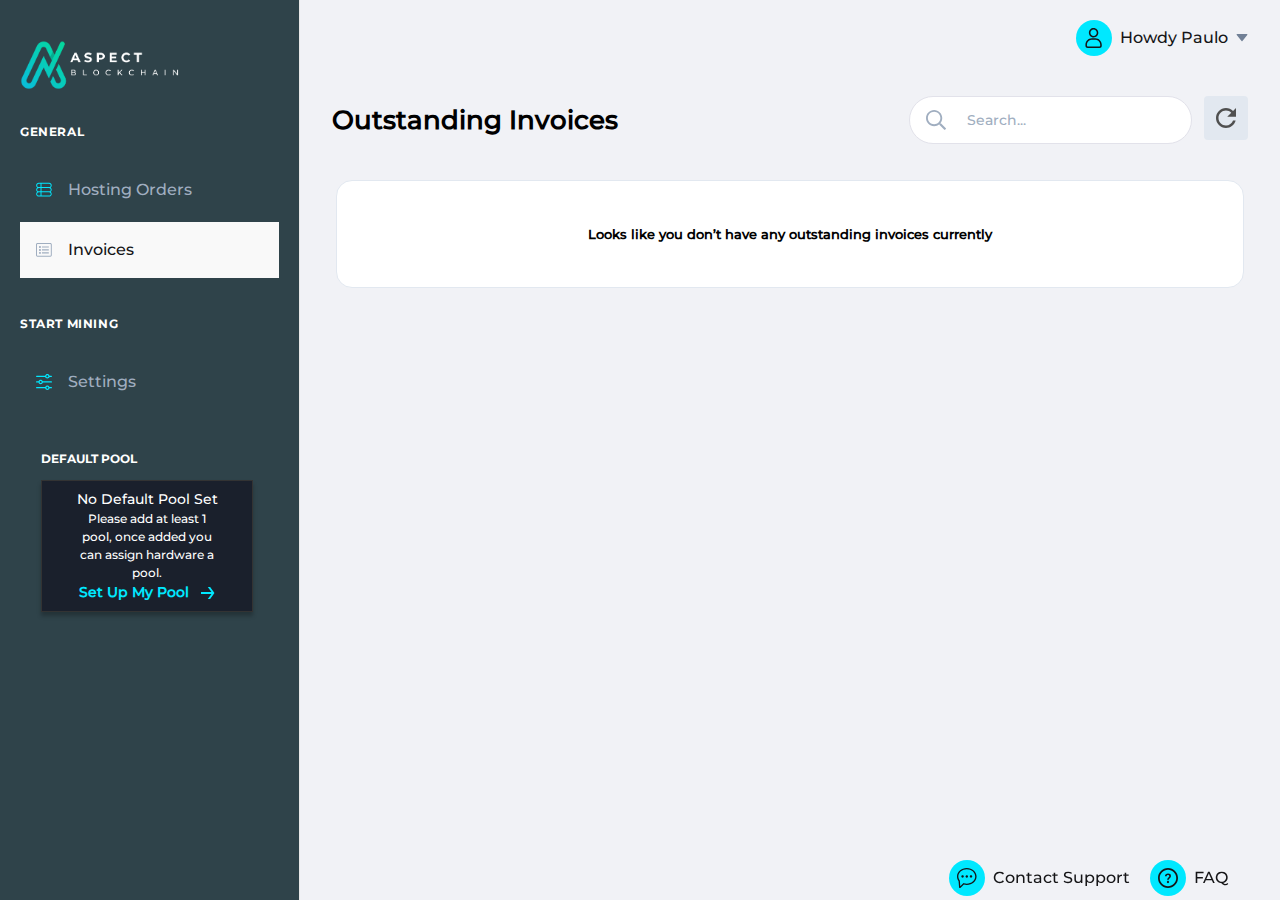
<file: project-oken1/dashboard/invoices.html>
<!DOCTYPE html>
<html lang="en" class="light" style="color-scheme: light;">

<head>
    <meta name="viewport" content="width=device-width">
    <meta charset="utf-8">
    <title>Dashboard - Aspect Blockchain</title>
    <link rel="icon" href="/favicon.ico">
    <link rel="stylesheet" href="../css/animate.min.css">
    <link rel="stylesheet" href="../css/style1.css">
    <link rel="stylesheet" href="../css/style2.css">
</head>

<body>
    <div>
        <header class="z-30 fixed w-screen bg-white shadow-cta" style="z-index: 102;">
            <div class="container mx-auto lg:mx-0 pr-4 overflow-visible ">
                <div class="flex flex-row items-center justify-start">
                    <div
                        class="flex items-stretch justify-center lg:justify-start pl-4 w-full lg:w-300px py-4 border-r border-transparent lg:hidden lg:border-gray-accent">
                        <div class="z-10 flex absolute left-0 pl-5 py-2 top-0 bottom-0 lg:hidden"><button id="bar"
                                type="button" class="cursor-pointer inline-block lg:hidden rounded-full z-50 lg:mr-0 w-10
                h-10 text-gold-lite mr-0 outline-none lg:w-10 lg:h-10 order-3 focus:outline-none ">
                                <div class="bar1 bg-black mx-auto"></div>
                                <div class="invis"></div>
                                <div class="bar3 bg-black mx-auto"></div>
                            </button></div>
                        <div class="flex items-stretch"><a href="/" class="block mr-3 text-current">
                                <img class="w-28 lg:w-40" src="../images/site-logof1.png"></a>
                        </div>
                    </div>
                </div>
        </header>
        <section class="bg-gray-marble flex max-w-screen xxl:overflow-hidden">
            <div id="sidebar"
                class="z-50 fixed flex h-screen inset-0 items-stretch  justify-end transform-transition ease-in-out"
                style="transform: translate3d(-100%, 0%, 0px);">
                <div
                    class="dashboard-menu flex-col justify-between overflow-y-auto pb-10 pt-20 relative w-screen z-50 lg:py-20 md:w-1/2">
                    <div class="w-full lg:w-2/3">
                        <div class="font-mont mt-4 text-lg w-full lg:mt-12">
                            <nav class="mt-5 flex-1 px-5 ">
                                <h3 class="font-family-montserrat-bold text-xs uppercase pb-3 text-white">General</h3>
                                <div class="flex flex-col pl-5"><a href="hosting-order.html"
                                        class="w-full mt-1 group cursor-pointer flex items-center px-4  py-5 text-base leading-6 font-medium focus:outline-none transition ease-in-out duration-150 hover:text-black hover:bg-gray-dashboard-link text-gray-500 undefined">
                                        <svg class="fill-current w-4 btli-link-color" viewBox="0 0 19 18" fill="none"
                                            xmlns="http://www.w3.org/2000/svg">
                                            <path fill-rule="evenodd" clip-rule="evenodd"
                                                d="M17.3536 6.56239C18.1432 5.9939 18.6572 5.06225 18.6572 4.02063C18.6572 2.31131 17.2736 0.899994 15.5366 0.899994H3.32071C1.61025 0.899994 0.200073 2.31017 0.200073 4.02063C0.200073 5.0639 0.71551 5.99616 1.51213 6.56428C0.720328 7.13293 0.200073 8.06107 0.200073 9.09999C0.200073 10.1433 0.71551 11.0755 1.51213 11.6436C0.720327 12.2123 0.200073 13.1404 0.200073 14.1794C0.200073 15.8887 1.58372 17.3 3.32071 17.3H15.562C17.2747 17.3 18.6572 15.8875 18.6572 14.1794C18.6572 13.1398 18.1454 12.2104 17.3536 11.6418C18.1432 11.0733 18.6572 10.1416 18.6572 9.09999C18.6572 8.06041 18.1454 7.13107 17.3536 6.56239ZM1.36198 4.02063C1.36198 5.10382 2.23751 5.97936 3.32071 5.97936H5.38102V2.0619H3.32071C2.23751 2.0619 1.36198 2.93744 1.36198 4.02063ZM15.5366 5.97936C16.6198 5.97936 17.4953 5.10382 17.4953 4.02063C17.4953 2.93744 16.6198 2.0619 15.5366 2.0619H6.54292V5.9999L15.5366 5.97936ZM15.5366 11.0587C16.6198 11.0587 17.4953 10.1832 17.4953 9.09999C17.4953 8.0168 16.6198 7.14126 15.5366 7.14126L6.54292 7.14126V11.0587H15.5366ZM5.38102 7.14126H3.32071C2.23751 7.14126 1.36198 8.0168 1.36198 9.09999C1.36198 10.1832 2.23751 11.0587 3.32071 11.0587H5.38102V7.14126ZM6.54292 16.1381H15.5366C16.6198 16.1381 17.4953 15.2626 17.4953 14.1794C17.4953 13.0962 16.6198 12.2206 15.5366 12.2206H6.54292V16.1381ZM5.38102 16.1381V12.2206H3.32071C2.23751 12.2206 1.36198 13.0962 1.36198 14.1794C1.36198 15.2626 2.23751 16.1381 3.32071 16.1381H5.38102Z">
                                            </path>
                                        </svg><span class="undefined pl-4 pr-8 leading-none">Hosting Orders</span></a>
                                    <a href="#" class="w-full mt-1 group cursor-pointer flex items-center px-4  py-5 text-base leading-6 font-medium focus:outline-none transition ease-in-out duration-150 hover:text-black hover:bg-gray-dashboard-link text-black bg-gray-dashboard-link undefined"><svg
                                            class="fill-current w-4 btli-link-color" viewBox="0 0 37 32" fill="none"
                                            xmlns="http://www.w3.org/2000/svg">
                                            <path
                                                d="M33.1429 2.28571C33.7731 2.28571 34.2857 2.79843 34.2857 3.42857V28.5714C34.2857 29.2016 33.7731 29.7143 33.1429 29.7143H3.42857C2.79836 29.7143 2.28571 29.2016 2.28571 28.5714V3.42857C2.28571 2.79843 2.79836 2.28571 3.42857 2.28571H33.1429ZM33.1429 0H3.42857C1.535 0 0 1.535 0 3.42857V28.5714C0 30.465 1.535 32 3.42857 32H33.1429C35.0364 32 36.5714 30.465 36.5714 28.5714V3.42857C36.5714 1.535 35.0364 0 33.1429 0ZM9.14286 6.85714C7.8805 6.85714 6.85714 7.8805 6.85714 9.14286C6.85714 10.4052 7.8805 11.4286 9.14286 11.4286C10.4052 11.4286 11.4286 10.4052 11.4286 9.14286C11.4286 7.8805 10.4052 6.85714 9.14286 6.85714ZM9.14286 13.7143C7.8805 13.7143 6.85714 14.7376 6.85714 16C6.85714 17.2624 7.8805 18.2857 9.14286 18.2857C10.4052 18.2857 11.4286 17.2624 11.4286 16C11.4286 14.7376 10.4052 13.7143 9.14286 13.7143ZM9.14286 20.5714C7.8805 20.5714 6.85714 21.5948 6.85714 22.8571C6.85714 24.1195 7.8805 25.1429 9.14286 25.1429C10.4052 25.1429 11.4286 24.1195 11.4286 22.8571C11.4286 21.5948 10.4052 20.5714 9.14286 20.5714ZM29.7143 10V8.28572C29.7143 8.17205 29.6691 8.06304 29.5888 7.98267C29.5084 7.9023 29.3994 7.85714 29.2857 7.85714H14.1429C14.0292 7.85714 13.9202 7.9023 13.8398 7.98267C13.7594 8.06304 13.7143 8.17205 13.7143 8.28572V10C13.7143 10.1137 13.7594 10.2227 13.8398 10.303C13.9202 10.3834 14.0292 10.4286 14.1429 10.4286H29.2857C29.3994 10.4286 29.5084 10.3834 29.5888 10.303C29.6691 10.2227 29.7143 10.1137 29.7143 10ZM29.7143 16.8571V15.1429C29.7143 15.0292 29.6691 14.9202 29.5888 14.8398C29.5084 14.7594 29.3994 14.7143 29.2857 14.7143H14.1429C14.0292 14.7143 13.9202 14.7594 13.8398 14.8398C13.7594 14.9202 13.7143 15.0292 13.7143 15.1429V16.8571C13.7143 16.9708 13.7594 17.0798 13.8398 17.1602C13.9202 17.2406 14.0292 17.2857 14.1429 17.2857H29.2857C29.3994 17.2857 29.5084 17.2406 29.5888 17.1602C29.6691 17.0798 29.7143 16.9708 29.7143 16.8571ZM29.7143 23.7143V22C29.7143 21.8863 29.6691 21.7773 29.5888 21.697C29.5084 21.6166 29.3994 21.5714 29.2857 21.5714H14.1429C14.0292 21.5714 13.9202 21.6166 13.8398 21.697C13.7594 21.7773 13.7143 21.8863 13.7143 22V23.7143C13.7143 23.828 13.7594 23.937 13.8398 24.0173C13.9202 24.0977 14.0292 24.1429 14.1429 24.1429H29.2857C29.3994 24.1429 29.5084 24.0977 29.5888 24.0173C29.6691 23.937 29.7143 23.828 29.7143 23.7143Z">
                                            </path>
                                        </svg><span class="undefined pl-4 pr-8 leading-none">Invoices</span></a>
                                </div>
                                <h3 class="font-family-montserrat-bold text-xs uppercase pt-9 pb-3 text-white">Start
                                    Mining</h3>
                                <div class="flex flex-col pl-5 pb-3">
                                    <a href="settings.html" class="w-full mt-1 group cursor-pointer flex items-center px-4  py-5 text-base leading-6 font-medium focus:outline-none transition ease-in-out duration-150 hover:text-black hover:bg-gray-dashboard-link text-gray-500 undefined"><svg
                                            class="fill-current w-4 btli-link-color" viewBox="0 0 16 16" fill="none"
                                            xmlns="http://www.w3.org/2000/svg">
                                            <path
                                                d="M4.65823 5.70979C4.17271 5.70902 3.70025 5.87087 3.31272 6.17071C2.92518 6.47055 2.6438 6.89196 2.51139 7.37082H0.622887C0.278876 7.37082 0 7.6497 0 7.99371C0 8.33772 0.278876 8.6166 0.622886 8.6166H2.51139C2.64156 9.0978 2.92197 9.52201 3.30971 9.82428C3.69744 10.1265 4.17112 10.2902 4.65823 10.2902C5.14533 10.2902 5.61902 10.1265 6.00675 9.82428C6.39448 9.52201 6.6749 9.0978 6.80506 8.6166H15.3771C15.7211 8.6166 16 8.33772 16 7.99371C16 7.6497 15.7211 7.37082 15.3771 7.37082H6.80506C6.67265 6.89196 6.39127 6.47055 6.00374 6.17071C5.61621 5.87087 5.14374 5.70902 4.65823 5.70979ZM4.65823 9.03185C4.45794 9.03185 4.26216 8.97097 4.09563 8.85689C3.92909 8.74282 3.7993 8.58069 3.72265 8.39099C3.64601 8.20129 3.62595 7.99256 3.66503 7.79118C3.7041 7.5898 3.80055 7.40482 3.94217 7.25963C4.08379 7.11444 4.26423 7.01557 4.46067 6.97551C4.6571 6.93546 4.86072 6.95602 5.04576 7.03459C5.23079 7.11316 5.38895 7.24623 5.50022 7.41695C5.6115 7.58767 5.67089 7.78838 5.67089 7.99371C5.67089 8.26904 5.5642 8.5331 5.37429 8.72779C5.18438 8.92248 4.9268 9.03185 4.65823 9.03185Z">
                                            </path>
                                            <path
                                                d="M11.3418 2.72643e-06C10.8563 -0.000766091 10.3838 0.161082 9.99626 0.460919C9.60873 0.760756 9.32735 1.18217 9.19494 1.66103H0.622886C0.278875 1.66103 0 1.93991 0 2.28392C0 2.62793 0.278876 2.90681 0.622886 2.90681H9.19494C9.3251 3.38801 9.60552 3.81222 9.99325 4.11449C10.381 4.41676 10.8547 4.58042 11.3418 4.58042C11.8289 4.58042 12.3026 4.41676 12.6903 4.11449C13.078 3.81222 13.3584 3.38801 13.4886 2.90681H15.3771C15.7211 2.90681 16 2.62793 16 2.28392C16 1.93991 15.7211 1.66103 15.3771 1.66103H13.4886C13.3562 1.18217 13.0748 0.760756 12.6873 0.460919C12.2998 0.161082 11.8273 -0.000766091 11.3418 2.72643e-06ZM11.3418 3.32206C11.1415 3.32206 10.9457 3.26118 10.7792 3.1471C10.6126 3.03303 10.4828 2.8709 10.4062 2.6812C10.3296 2.4915 10.3095 2.28277 10.3486 2.08139C10.3876 1.88001 10.4841 1.69503 10.6257 1.54984C10.7673 1.40465 10.9478 1.30578 11.1442 1.26572C11.3407 1.22567 11.5443 1.24622 11.7293 1.3248C11.9143 1.40337 12.0725 1.53644 12.1838 1.70716C12.295 1.87788 12.3544 2.07859 12.3544 2.28392C12.3544 2.55925 12.2477 2.82331 12.0578 3.018C11.8679 3.21269 11.6103 3.32206 11.3418 3.32206Z">
                                            </path>
                                            <path
                                                d="M11.3418 11.4196C10.8563 11.4188 10.3838 11.5807 9.99626 11.8805C9.60873 12.1803 9.32735 12.6017 9.19494 13.0806H0.622886C0.278875 13.0806 0 13.3595 0 13.7035C0 14.0475 0.278876 14.3264 0.622886 14.3264H9.19494C9.3251 14.8076 9.60552 15.2318 9.99325 15.5341C10.381 15.8363 10.8547 16 11.3418 16C11.8289 16 12.3026 15.8363 12.6903 15.5341C13.078 15.2318 13.3584 14.8076 13.4886 14.3264H15.3771C15.7211 14.3264 16 14.0475 16 13.7035C16 13.3595 15.7211 13.0806 15.3771 13.0806H13.4886C13.3562 12.6017 13.0748 12.1803 12.6873 11.8805C12.2998 11.5807 11.8273 11.4188 11.3418 11.4196ZM11.3418 14.7416C11.1415 14.7416 10.9457 14.6808 10.7792 14.5667C10.6126 14.4526 10.4828 14.2905 10.4062 14.1008C10.3296 13.9111 10.3095 13.7023 10.3486 13.501C10.3876 13.2996 10.4841 13.1146 10.6257 12.9694C10.7673 12.8242 10.9478 12.7254 11.1442 12.6853C11.3407 12.6452 11.5443 12.6658 11.7293 12.7444C11.9143 12.823 12.0725 12.956 12.1838 13.1267C12.295 13.2975 12.3544 13.4982 12.3544 13.7035C12.3544 13.9788 12.2477 14.2429 12.0578 14.4376C11.8679 14.6323 11.6103 14.7416 11.3418 14.7416Z">
                                            </path>
                                        </svg><span class="undefined pl-4 pr-8 leading-none">Settings</span></a>
                                </div>
                                <div class="bg-gray-accent h-px w-full"></div>
                            </nav>
                            <div class="w-full flex flex-col justify-center self-center px-5 mt-4" style="max-width: 350px;">
                                <div class="menu-pools pl-px pr-1.5">
                                    <h4 class="font-family-montserrat-bold text-xs uppercase pb-3 text-white">DEFAULT POOL</h4>
                                    <div class="menu-pool-default w-full flex overflow-hidden bg-gray-900 border border-gray-950 shadow-4xl">
                                        <div class="text-white py-2 flex flex-col items-center justify-center">
                                            <p class="text-sm">No Default Pool Set</p>
                                            <p class="text-xs px-8 text-center">Please add at least 1 pool, once added you can assign hardware a
                                                pool.</p>
                                            <a href="settings.html?tab=account">
                                                <div class="btli-link-color hover:btli-color-link font-bold text-sm cursor-pointer duration-200 "
                                                    aria-hidden="true">
                                                    <span class="mr-2">Set Up My Pool</span>
                                                    <svg class="fill-current inline h-3" viewBox="0 0 14 12" xmlns="http://www.w3.org/2000/svg">
                                                        <path d="M13.4667 6L9.13333 12H6.8L10.4667 7H0V5H10.4667L6.8 0H9.13333L13.4667 6Z">
                                                        </path>
                                                    </svg>
                                                </div>
                                            </a>
                                        </div>
                                    </div>
                                </div>
                            </div>
                        </div>
                    </div>
                </div>
                <div id="exit2" class="flex-1 xs:hidden" aria-hidden="true"></div>
            </div>
            <div id="hide" class="hidden lg:flex md:flex-shrink-0 dashboard-menu">
                <div class="flex flex-col w-300px border-r border-gray-accent">
                    <div class="h-0 flex-1 flex flex-col pb-4 overflow-y-auto">
                        <nav class="mt-5 flex-1 px-5 ">
                            <div class="flex justify-start pt-5 pb-8"><a href="">
                                    <img class="w-28 lg:w-40" src="../images/sitelogoV1.png"></a>
                            </div>
                            <h3
                                class="font-family-montserrat-bold tracking-wider text-12px leading-20px uppercase pb-4 text-white">
                                General</h3>
                            <div class="flex flex-col"><a href="hosting-order.html"
                                    class="w-full mt-1 group cursor-pointer flex items-center px-4  py-5 text-base leading-6 font-medium focus:outline-none transition ease-in-out duration-150 hover:text-black hover:bg-gray-dashboard-link text-gray-500 undefined"><svg
                                        class="fill-current w-4 btli-link-color" viewBox="0 0 19 18" fill="none"
                                        xmlns="http://www.w3.org/2000/svg">
                                        <path fill-rule="evenodd" clip-rule="evenodd"
                                            d="M17.3536 6.56239C18.1432 5.9939 18.6572 5.06225 18.6572 4.02063C18.6572 2.31131 17.2736 0.899994 15.5366 0.899994H3.32071C1.61025 0.899994 0.200073 2.31017 0.200073 4.02063C0.200073 5.0639 0.71551 5.99616 1.51213 6.56428C0.720328 7.13293 0.200073 8.06107 0.200073 9.09999C0.200073 10.1433 0.71551 11.0755 1.51213 11.6436C0.720327 12.2123 0.200073 13.1404 0.200073 14.1794C0.200073 15.8887 1.58372 17.3 3.32071 17.3H15.562C17.2747 17.3 18.6572 15.8875 18.6572 14.1794C18.6572 13.1398 18.1454 12.2104 17.3536 11.6418C18.1432 11.0733 18.6572 10.1416 18.6572 9.09999C18.6572 8.06041 18.1454 7.13107 17.3536 6.56239ZM1.36198 4.02063C1.36198 5.10382 2.23751 5.97936 3.32071 5.97936H5.38102V2.0619H3.32071C2.23751 2.0619 1.36198 2.93744 1.36198 4.02063ZM15.5366 5.97936C16.6198 5.97936 17.4953 5.10382 17.4953 4.02063C17.4953 2.93744 16.6198 2.0619 15.5366 2.0619H6.54292V5.9999L15.5366 5.97936ZM15.5366 11.0587C16.6198 11.0587 17.4953 10.1832 17.4953 9.09999C17.4953 8.0168 16.6198 7.14126 15.5366 7.14126L6.54292 7.14126V11.0587H15.5366ZM5.38102 7.14126H3.32071C2.23751 7.14126 1.36198 8.0168 1.36198 9.09999C1.36198 10.1832 2.23751 11.0587 3.32071 11.0587H5.38102V7.14126ZM6.54292 16.1381H15.5366C16.6198 16.1381 17.4953 15.2626 17.4953 14.1794C17.4953 13.0962 16.6198 12.2206 15.5366 12.2206H6.54292V16.1381ZM5.38102 16.1381V12.2206H3.32071C2.23751 12.2206 1.36198 13.0962 1.36198 14.1794C1.36198 15.2626 2.23751 16.1381 3.32071 16.1381H5.38102Z">
                                        </path>
                                    </svg><span class="undefined pl-4 pr-8 leading-none">Hosting Orders</span></a><a
                                    href="#" class="w-full mt-1 group cursor-pointer flex items-center px-4  py-5 text-base leading-6 font-medium focus:outline-none transition ease-in-out duration-150 hover:text-black hover:bg-gray-dashboard-link text-black bg-gray-dashboard-link undefined">
                                    <svg class="fill-current w-4 text-gray-500" viewBox="0 0 37 32" fill="none"
                                        xmlns="http://www.w3.org/2000/svg">
                                        <path
                                            d="M33.1429 2.28571C33.7731 2.28571 34.2857 2.79843 34.2857 3.42857V28.5714C34.2857 29.2016 33.7731 29.7143 33.1429 29.7143H3.42857C2.79836 29.7143 2.28571 29.2016 2.28571 28.5714V3.42857C2.28571 2.79843 2.79836 2.28571 3.42857 2.28571H33.1429ZM33.1429 0H3.42857C1.535 0 0 1.535 0 3.42857V28.5714C0 30.465 1.535 32 3.42857 32H33.1429C35.0364 32 36.5714 30.465 36.5714 28.5714V3.42857C36.5714 1.535 35.0364 0 33.1429 0ZM9.14286 6.85714C7.8805 6.85714 6.85714 7.8805 6.85714 9.14286C6.85714 10.4052 7.8805 11.4286 9.14286 11.4286C10.4052 11.4286 11.4286 10.4052 11.4286 9.14286C11.4286 7.8805 10.4052 6.85714 9.14286 6.85714ZM9.14286 13.7143C7.8805 13.7143 6.85714 14.7376 6.85714 16C6.85714 17.2624 7.8805 18.2857 9.14286 18.2857C10.4052 18.2857 11.4286 17.2624 11.4286 16C11.4286 14.7376 10.4052 13.7143 9.14286 13.7143ZM9.14286 20.5714C7.8805 20.5714 6.85714 21.5948 6.85714 22.8571C6.85714 24.1195 7.8805 25.1429 9.14286 25.1429C10.4052 25.1429 11.4286 24.1195 11.4286 22.8571C11.4286 21.5948 10.4052 20.5714 9.14286 20.5714ZM29.7143 10V8.28572C29.7143 8.17205 29.6691 8.06304 29.5888 7.98267C29.5084 7.9023 29.3994 7.85714 29.2857 7.85714H14.1429C14.0292 7.85714 13.9202 7.9023 13.8398 7.98267C13.7594 8.06304 13.7143 8.17205 13.7143 8.28572V10C13.7143 10.1137 13.7594 10.2227 13.8398 10.303C13.9202 10.3834 14.0292 10.4286 14.1429 10.4286H29.2857C29.3994 10.4286 29.5084 10.3834 29.5888 10.303C29.6691 10.2227 29.7143 10.1137 29.7143 10ZM29.7143 16.8571V15.1429C29.7143 15.0292 29.6691 14.9202 29.5888 14.8398C29.5084 14.7594 29.3994 14.7143 29.2857 14.7143H14.1429C14.0292 14.7143 13.9202 14.7594 13.8398 14.8398C13.7594 14.9202 13.7143 15.0292 13.7143 15.1429V16.8571C13.7143 16.9708 13.7594 17.0798 13.8398 17.1602C13.9202 17.2406 14.0292 17.2857 14.1429 17.2857H29.2857C29.3994 17.2857 29.5084 17.2406 29.5888 17.1602C29.6691 17.0798 29.7143 16.9708 29.7143 16.8571ZM29.7143 23.7143V22C29.7143 21.8863 29.6691 21.7773 29.5888 21.697C29.5084 21.6166 29.3994 21.5714 29.2857 21.5714H14.1429C14.0292 21.5714 13.9202 21.6166 13.8398 21.697C13.7594 21.7773 13.7143 21.8863 13.7143 22V23.7143C13.7143 23.828 13.7594 23.937 13.8398 24.0173C13.9202 24.0977 14.0292 24.1429 14.1429 24.1429H29.2857C29.3994 24.1429 29.5084 24.0977 29.5888 24.0173C29.6691 23.937 29.7143 23.828 29.7143 23.7143Z">
                                        </path>
                                    </svg><span class="undefined pl-4 pr-8 leading-none">Invoices</span></a></div>
                            <h3
                                class="font-family-montserrat-bold tracking-wider text-12px leading-20px uppercase pt-9 pb-4 text-white">
                                Start Mining</h3>
                            <div class="flex flex-col pb-6"><a href="settings.html" class="w-full mt-1 group cursor-pointer flex items-center px-4  py-5 text-base leading-6 font-medium focus:outline-none transition ease-in-out duration-150 hover:text-black hover:bg-gray-dashboard-link text-gray-500 undefined">
                                    <svg class="fill-current w-4 btli-link-color" viewBox="0 0 16 16" fill="none"
                                        xmlns="http://www.w3.org/2000/svg">
                                        <path
                                            d="M4.65823 5.70979C4.17271 5.70902 3.70025 5.87087 3.31272 6.17071C2.92518 6.47055 2.6438 6.89196 2.51139 7.37082H0.622887C0.278876 7.37082 0 7.6497 0 7.99371C0 8.33772 0.278876 8.6166 0.622886 8.6166H2.51139C2.64156 9.0978 2.92197 9.52201 3.30971 9.82428C3.69744 10.1265 4.17112 10.2902 4.65823 10.2902C5.14533 10.2902 5.61902 10.1265 6.00675 9.82428C6.39448 9.52201 6.6749 9.0978 6.80506 8.6166H15.3771C15.7211 8.6166 16 8.33772 16 7.99371C16 7.6497 15.7211 7.37082 15.3771 7.37082H6.80506C6.67265 6.89196 6.39127 6.47055 6.00374 6.17071C5.61621 5.87087 5.14374 5.70902 4.65823 5.70979ZM4.65823 9.03185C4.45794 9.03185 4.26216 8.97097 4.09563 8.85689C3.92909 8.74282 3.7993 8.58069 3.72265 8.39099C3.64601 8.20129 3.62595 7.99256 3.66503 7.79118C3.7041 7.5898 3.80055 7.40482 3.94217 7.25963C4.08379 7.11444 4.26423 7.01557 4.46067 6.97551C4.6571 6.93546 4.86072 6.95602 5.04576 7.03459C5.23079 7.11316 5.38895 7.24623 5.50022 7.41695C5.6115 7.58767 5.67089 7.78838 5.67089 7.99371C5.67089 8.26904 5.5642 8.5331 5.37429 8.72779C5.18438 8.92248 4.9268 9.03185 4.65823 9.03185Z">
                                        </path>
                                        <path
                                            d="M11.3418 2.72643e-06C10.8563 -0.000766091 10.3838 0.161082 9.99626 0.460919C9.60873 0.760756 9.32735 1.18217 9.19494 1.66103H0.622886C0.278875 1.66103 0 1.93991 0 2.28392C0 2.62793 0.278876 2.90681 0.622886 2.90681H9.19494C9.3251 3.38801 9.60552 3.81222 9.99325 4.11449C10.381 4.41676 10.8547 4.58042 11.3418 4.58042C11.8289 4.58042 12.3026 4.41676 12.6903 4.11449C13.078 3.81222 13.3584 3.38801 13.4886 2.90681H15.3771C15.7211 2.90681 16 2.62793 16 2.28392C16 1.93991 15.7211 1.66103 15.3771 1.66103H13.4886C13.3562 1.18217 13.0748 0.760756 12.6873 0.460919C12.2998 0.161082 11.8273 -0.000766091 11.3418 2.72643e-06ZM11.3418 3.32206C11.1415 3.32206 10.9457 3.26118 10.7792 3.1471C10.6126 3.03303 10.4828 2.8709 10.4062 2.6812C10.3296 2.4915 10.3095 2.28277 10.3486 2.08139C10.3876 1.88001 10.4841 1.69503 10.6257 1.54984C10.7673 1.40465 10.9478 1.30578 11.1442 1.26572C11.3407 1.22567 11.5443 1.24622 11.7293 1.3248C11.9143 1.40337 12.0725 1.53644 12.1838 1.70716C12.295 1.87788 12.3544 2.07859 12.3544 2.28392C12.3544 2.55925 12.2477 2.82331 12.0578 3.018C11.8679 3.21269 11.6103 3.32206 11.3418 3.32206Z">
                                        </path>
                                        <path
                                            d="M11.3418 11.4196C10.8563 11.4188 10.3838 11.5807 9.99626 11.8805C9.60873 12.1803 9.32735 12.6017 9.19494 13.0806H0.622886C0.278875 13.0806 0 13.3595 0 13.7035C0 14.0475 0.278876 14.3264 0.622886 14.3264H9.19494C9.3251 14.8076 9.60552 15.2318 9.99325 15.5341C10.381 15.8363 10.8547 16 11.3418 16C11.8289 16 12.3026 15.8363 12.6903 15.5341C13.078 15.2318 13.3584 14.8076 13.4886 14.3264H15.3771C15.7211 14.3264 16 14.0475 16 13.7035C16 13.3595 15.7211 13.0806 15.3771 13.0806H13.4886C13.3562 12.6017 13.0748 12.1803 12.6873 11.8805C12.2998 11.5807 11.8273 11.4188 11.3418 11.4196ZM11.3418 14.7416C11.1415 14.7416 10.9457 14.6808 10.7792 14.5667C10.6126 14.4526 10.4828 14.2905 10.4062 14.1008C10.3296 13.9111 10.3095 13.7023 10.3486 13.501C10.3876 13.2996 10.4841 13.1146 10.6257 12.9694C10.7673 12.8242 10.9478 12.7254 11.1442 12.6853C11.3407 12.6452 11.5443 12.6658 11.7293 12.7444C11.9143 12.823 12.0725 12.956 12.1838 13.1267C12.295 13.2975 12.3544 13.4982 12.3544 13.7035C12.3544 13.9788 12.2477 14.2429 12.0578 14.4376C11.8679 14.6323 11.6103 14.7416 11.3418 14.7416Z">
                                        </path>
                                    </svg><span class="undefined pl-4 pr-8 leading-none">Settings</span></a></div>
                            <div class="w-full flex flex-col justify-center self-center px-5 mt-4" style="max-width: 350px;">
                                <div class="menu-pools pl-px pr-1.5">
                                    <h4 class="font-family-montserrat-bold text-xs uppercase pb-3 text-white">DEFAULT POOL</h4>
                                    <div class="menu-pool-default w-full flex overflow-hidden bg-gray-900 border border-gray-950 shadow-4xl">
                                        <div class="text-white py-2 flex flex-col items-center justify-center">
                                            <p class="text-sm">No Default Pool Set</p>
                                            <p class="text-xs px-8 text-center">Please add at least 1 pool, once added you can assign hardware a
                                                pool.</p>
                                            <a href="settings.html?tab=account">
                                                <div class="btli-link-color hover:btli-color-link font-bold text-sm cursor-pointer duration-200 "
                                                    aria-hidden="true">
                                                    <span class="mr-2">Set Up My Pool</span>
                                                    <svg class="fill-current inline h-3" viewBox="0 0 14 12" xmlns="http://www.w3.org/2000/svg">
                                                        <path d="M13.4667 6L9.13333 12H6.8L10.4667 7H0V5H10.4667L6.8 0H9.13333L13.4667 6Z">
                                                        </path>
                                                    </svg>
                                                </div>
                                            </a>
                                        </div>
                                    </div>
                                </div>
                            </div>
                        </nav>
                    </div>
                </div>
            </div>
            <div class="flex-1">
                <div class="fixed inset-0 flex justify-center items-start px-4 py-6 md-d:pb-14 pointer-events-none sm:px-40px sm:pb-14"
                    aria-hidden="true" style="z-index: 110;">
                    <div
                        class=" opacity-0 transform relative translate-x-0 transition duration-500 ease-in-out max-w-6xl md:max-w-sm w-full bg-white border rounded-lg border-gray-form text-black shadow-lg z-40">
                        <div class="cursor-pointer">
                            <div class="py-4 px-4">
                                <div class="flex items-center"><svg viewBox="0 0 20 20" xmlns="http://www.w3.org/2000/svg"
                                        class="fill-current w-10 h-10 text-red-600">
                                        <g>
                                            <path
                                                d="M14.5457 15.9915L16 14.5382L11.4585 10L16 5.46176L14.5457 4.0085L10.0043 8.54674L5.45429 4L4 5.45326L8.54997 10L4 14.5467L5.45429 16L10.0043 11.4533L14.5457 15.9915Z">
                                            </path>
                                        </g>
                                    </svg>
                                    <div class="ml-3 w-0 flex-1 pt-0.5 whitespace-nowrap mr-3">
                                        <p class="raleway-regular text-base whitespace-nowrap lg:text-xl">Server error</p>
                                    </div>
                                </div><button type="button"
                                    class="inline-flex absolute top-2 right-2 text-base-gold focus:outline-none focus:text-gray-500 transition ease-in-out duration-150"><svg
                                        viewBox="0 0 20 20" xmlns="http://www.w3.org/2000/svg"
                                        class="fill-current w-5 h-5 text-black hover:text-orange-base transition duration-200">
                                        <g>
                                            <path
                                                d="M14.5457 15.9915L16 14.5382L11.4585 10L16 5.46176L14.5457 4.0085L10.0043 8.54674L5.45429 4L4 5.45326L8.54997 10L4 14.5467L5.45429 16L10.0043 11.4533L14.5457 15.9915Z">
                                            </path>
                                        </g>
                                    </svg></button>
                            </div>
                        </div>
                    </div>
                </div>
                <div class="flex flex-col pt-20 lg:pt-5" style="min-height: 100vh;">
                    <div class="px-5 md:px-8 w-full flex flex-row-reverse sm:flex-row justify-end mb-5 sm:mb-10">
                        <div id="profile" class="group flex flex-row mr-3 sm:mr-0 items-center cursor-pointer relative" aria-hidden="true">
                            <div class="btli-bg bg-white rounded-full p-2 mr-2 transition-all duration-200">
                                <svg viewBox="0 0 12 14" fill="current" xmlns="http://www.w3.org/2000/svg"
                                    class="group-hover:text-white text-black w-5 h-5 fill-current transition-all duration-200">
                                    <path
                                        d="M6.8659 7.16092H4.55939C2.03831 7.16092 0 9.19923 0 11.7203V12.3908C0 13.2759 0.724138 14 1.6092 14H9.84291C10.728 14 11.4521 13.2759 11.4521 12.3908V11.7203C11.4253 9.22605 9.38697 7.16092 6.8659 7.16092ZM10.3525 12.4176C10.3525 12.7126 10.1111 12.954 9.81609 12.954H1.6092C1.31418 12.954 1.0728 12.7126 1.0728 12.4176V11.7471C1.0728 9.81609 2.62835 8.26054 4.55939 8.26054H6.8659C8.79693 8.26054 10.3525 9.81609 10.3525 11.7471V12.4176Z">
                                    </path>
                                    <path
                                        d="M5.71264 6.62452C7.5364 6.62452 9.01149 5.14943 9.01149 3.32567C9.01149 1.50192 7.5364 0 5.71264 0C3.88889 0 2.41379 1.4751 2.41379 3.29885C2.41379 5.12261 3.88889 6.62452 5.71264 6.62452ZM5.71264 1.0728C6.94636 1.0728 7.9387 2.06513 7.9387 3.29885C7.9387 4.53257 6.94636 5.5249 5.71264 5.5249C4.47893 5.5249 3.48659 4.53257 3.48659 3.29885C3.48659 2.06513 4.47893 1.0728 5.71264 1.0728Z">
                                    </path>
                                </svg>
                            </div>
                            <p class="hover:btli-color text-black transition-all truncate duration-200 font-family-montserrat-medium mr-2">
                                Howdy Paulo</p>
                            <svg viewBox="0 0 8 5" fill="none" xmlns="http://www.w3.org/2000/svg" class="w-3 fill-current text-gray-600">
                                <path fill-rule="evenodd" clip-rule="evenodd" class="border border-gray-form"
                                    d="M7.21274 0C7.53001 0 7.7064 0.367001 7.5082 0.614749L4.29546 4.63067C4.14399 4.82001 3.85601 4.82001 3.70454 4.63067L0.4918 0.61475C0.293601 0.367001 0.469991 0 0.787263 0L7.21274 0Z">
                                </path>
                            </svg>
                            <div id="logout"
                                class="absolute z-50 mt-2px top-9 left-0 bg-white rounded-lg border border-gray-form flex flex-col shadow-lg hidden"
                                style="width: 110%;"><svg viewBox="0 0 8 5" fill="none" xmlns="http://www.w3.org/2000/svg"
                                    class="text-white fill-current w-3 transform rotate-180 absolute right-4 z-70 -top-2">
                                    <path fill-rule="evenodd" clip-rule="evenodd" class="border border-gray-form"
                                        d="M7.21274 0C7.53001 0 7.7064 0.367001 7.5082 0.614749L4.29546 4.63067C4.14399 4.82001 3.85601 4.82001 3.70454 4.63067L0.4918 0.61475C0.293601 0.367001 0.469991 0 0.787263 0L7.21274 0Z">
                                    </path>
                                </svg>
                                <ul class="flex relative flex-col p-2">
                                    <li class="hover:bg-gray-light rounded-lg px-3 py-1">
                                        <button type="button"
                                            class="w-full focus:outline-none cursor-pointer text-left px-2 lg:py-2 leading-6 font-family-montserrat-medium text-sm lg:text-sm text-black">Log
                                            Out</button>
                                    </li>
                                </ul>
                            </div>
                            <div id="logout-overlay" class="hidden"></div>
                        </div>
                    </div>
                    <div
                        class="w-full flex flex-col md:flex-row justify-between items-left md:items-center text-left px-5 md:px-8 pb-3">
                        <h3 class="font-family-montserrat-medium cred leading-none text-26px leading-32px mb-2 md:mb-0">Outstanding
                            Invoices</h3>
                        <div class="mb-6 xl:mb-0 flex justify-between">
                            <div class="transition-all duration-100 relative
                                    rounded-full border border-gray-form bg-white py-1 px-4">
                                <div class="relative">
                                    <div class="absolute inset-y-0 left-0 pl-0 flex items-center pointer-events-none"><svg
                                            class="fill-current w-5 text-gray-500" viewBox="0 0 20 20"
                                            xmlns="http://www.w3.org/2000/svg">
                                            <path fill-rule="evenodd" clip-rule="evenodd"
                                                d="M15.1204 13.5736L19.8623 18.3155C20.0459 18.4991 20.0459 18.796 19.8623 18.9795L18.9795 19.8623C18.796 20.0459 18.4991 20.0459 18.3155 19.8623L13.5736 15.1204C13.4876 15.0305 13.4368 14.9133 13.4368 14.7883V14.2727C12.0111 15.5031 10.1558 16.2492 8.1246 16.2492C3.63654 16.2492 0 12.6127 0 8.1246C0 3.63654 3.63654 0 8.1246 0C12.6127 0 16.2492 3.63654 16.2492 8.1246C16.2492 10.1558 15.5031 12.0111 14.2727 13.4368H14.7883C14.9133 13.4368 15.0305 13.4837 15.1204 13.5736ZM1.87487 8.12461C1.87487 11.5776 4.67161 14.3743 8.12457 14.3743C11.5775 14.3743 14.3743 11.5776 14.3743 8.12461C14.3743 4.67166 11.5775 1.87492 8.12457 1.87492C4.67161 1.87492 1.87487 4.67166 1.87487 8.12461Z">
                                            </path>
                                        </svg></div><input autocomplete="off"
                                        class="block w-full pl-10 pr-3 py-2 border border-transparent rounded-md leading-5 text-gray-700 placeholder-gray-500 focus:outline-none focus:bg-white sm:text-sm transition duration-150 ease-in-out"
                                        placeholder="Search...">
                                </div>
                            </div><span aria-hidden="true"
                                class="w-11 h-11 ml-3 bg-gray-300 rounded flex justify-center items-center cursor-pointer"><svg
                                    class="fill-current w-5 text-gray-860" viewBox="0 0 16 16" fill="none"
                                    xmlns="http://www.w3.org/2000/svg">
                                    <path
                                        d="M13.64 2.35C12.19 0.9 10.2 0 7.99 0C3.57 0 0 3.58 0 8C0 12.42 3.57 16 7.99 16C11.72 16 14.83 13.45 15.72 10H13.64C12.82 12.33 10.6 14 7.99 14C4.68 14 1.99 11.31 1.99 8C1.99 4.69 4.68 2 7.99 2C9.65 2 11.13 2.69 12.21 3.78L8.99 7H15.99V0L13.64 2.35Z"
                                        fill="currentColor"></path>
                                </svg></span>
                        </div>
                    </div>
                    <div class="xl:mt-6 border bg-white py-9 rounded-xl text-center ml-9 mr-9">
                        <p class="text-13px leading-34px font-semibold">Looks like you don’t have any outstanding invoices currently
                        </p>
                    </div>
                    <div class="px-5 md:px-8 w-full flex flex-row-reverse sm:flex-row justify-end fixed bottom-0 right-0 pb-1">
                        <a class="group mr-2 sm:mr-0" href="#" target="blank" rel="noreferrer">
                            <div class="flex flex-row items-center sm:mr-5">
                                <div class="btli-bg bg-white rounded-full p-2 sm:mr-2 transition-all duration-200">
                                    <svg viewBox="0 0 14 14" fill="current" xmlns="http://www.w3.org/2000/svg"
                                        class="group-hover:text-white text-black w-5 h-5 fill-current transition-all duration-200">
                                        <path
                                            d="M6.84756 0C3.07181 0 0 2.66806 0 5.94738C0.00459691 7.11929 0.392347 8.25755 1.10412 9.18857L1.4194 13.4033C1.42779 13.525 1.47088 13.6417 1.54355 13.7396C1.61623 13.8376 1.71545 13.9127 1.82947 13.9559C1.9041 13.985 1.98347 13.9999 2.06355 14C2.22785 13.9998 2.38575 13.9363 2.50444 13.8227L4.81894 11.6289C5.48055 11.8062 6.16261 11.8956 6.84756 11.8948C10.6233 11.8948 13.6951 9.2267 13.6951 5.94738C13.6951 2.66806 10.6233 0 6.84756 0ZM6.84756 10.9614C6.16351 10.9626 5.48315 10.8612 4.8292 10.6605L4.5686 10.5802L2.30461 12.7261L2.01379 8.83797L1.92561 8.72602C1.28959 7.93898 0.939708 6.95927 0.933294 5.94738C0.933294 3.18256 3.58639 0.933304 6.84756 0.933304C10.1087 0.933304 12.7618 3.18256 12.7618 5.94738C12.7618 8.7122 10.1087 10.9614 6.84756 10.9614Z">
                                        </path>
                                        <path
                                            d="M9.81018 6.80026C10.2812 6.80026 10.6631 6.41838 10.6631 5.94732C10.6631 5.47626 10.2812 5.09438 9.81018 5.09438C9.33912 5.09438 8.95725 5.47626 8.95725 5.94732C8.95725 6.41838 9.33912 6.80026 9.81018 6.80026Z">
                                        </path>
                                        <path
                                            d="M6.84756 5.09438C6.67886 5.09439 6.51396 5.14441 6.37369 5.23814C6.23343 5.33186 6.12411 5.46507 6.05956 5.62093C5.99501 5.77678 5.97812 5.94828 6.01103 6.11373C6.04394 6.27918 6.12518 6.43116 6.24446 6.55044C6.36375 6.66973 6.51573 6.75096 6.68118 6.78387C6.84663 6.81678 7.01813 6.79989 7.17398 6.73533C7.32984 6.67077 7.46305 6.56145 7.55677 6.42118C7.65049 6.28092 7.70051 6.11601 7.70051 5.94732C7.70051 5.83531 7.67845 5.7244 7.63558 5.62091C7.59272 5.51743 7.52989 5.4234 7.45068 5.3442C7.37148 5.26499 7.27745 5.20217 7.17397 5.1593C7.07048 5.11644 6.95957 5.09438 6.84756 5.09438Z">
                                        </path>
                                        <path
                                            d="M3.88485 6.80025C4.35593 6.80025 4.73782 6.41836 4.73782 5.94729C4.73782 5.47621 4.35593 5.09432 3.88485 5.09432C3.41377 5.09432 3.03189 5.47621 3.03189 5.94729C3.03189 6.41836 3.41377 6.80025 3.88485 6.80025Z">
                                        </path>
                                    </svg>
                                </div>
                                <p
                                    class="hover:btli-color text-black hidden sm:block transition-all duration-200 font-family-montserrat-medium">
                                    Contact Support</p>
                            </div>
                        </a>
                        <a class="group mr-2 sm:mr-0" href="#" target="blank" rel="noreferrer">
                            <div class="flex flex-row items-center sm:mr-5">
                                <div class="btli-bg bg-white rounded-full p-2 sm:mr-2 transition-all duration-200">
                                    <svg class="fill-current group-hover:text-white text-black w-5 h-5 fill-current transition-all duration-200"
                                        viewBox="0 0 34 34" xmlns="http://www.w3.org/2000/svg">
                                        <g>
                                            <path
                                                d="M17.123,9.2c-1.44,0-2.642,0.503-3.604,1.32S11.994,12,11.832,14h2.937c0.064-1,0.303-1.231,0.716-1.611 s0.926-0.618,1.541-0.618c0.615,0,1.116,0.174,1.504,0.571c0.389,0.396,0.583,0.882,0.583,1.48s-0.187,1.094-0.558,1.499 l-1.772,1.769c-0.518,0.518-0.626,0.934-0.78,1.249C15.849,18.654,16,19.133,16,19.78V21h2v-0.832c0-0.646,0.289-1.148,0.581-1.504 c0.112-0.129,0.333-0.287,0.521-0.473c0.186-0.187,0.448-0.405,0.715-0.656c0.267-0.25,0.5-0.457,0.662-0.619 c0.161-0.161,0.404-0.437,0.712-0.825c0.533-0.647,0.805-1.456,0.805-2.427c0-1.408-0.45-2.503-1.356-3.289 C19.732,9.592,18.563,9.2,17.123,9.2z"
                                                fill="currentColor"></path>
                                            <path
                                                d="M16.94,22.145c-0.51,0-0.946,0.179-1.311,0.534c-0.364,0.356-0.546,0.78-0.546,1.274 c0,0.493,0.186,0.914,0.558,1.262c0.372,0.348,0.813,0.521,1.322,0.521c0.51,0,0.947-0.178,1.311-0.533 c0.363-0.356,0.546-0.781,0.546-1.274s-0.187-0.914-0.559-1.263C17.891,22.318,17.45,22.145,16.94,22.145z"
                                                fill="currentColor"></path>
                                            <path
                                                d="M17,0C7.611,0,0,7.611,0,17s7.611,17,17,17s17-7.611,17-17S26.389,0,17,0z M17,31C9.268,31,3,24.732,3,17 C3,9.268,9.268,3,17,3c7.732,0,14,6.268,14,14C31,24.732,24.732,31,17,31z"
                                                fill="currentColor"></path>
                                        </g>
                                    </svg>
                                </div>
                                <p
                                    class="hover:btli-color text-black hidden sm:block transition-all duration-200 font-family-montserrat-medium">
                                    FAQ</p>
                            </div>
                        </a>
                    </div>
                </div>
            </div>
        </section>
    </div>
    <script src="../js/jquery.min.js"></script>
    <script src="../js/bootstrap.js"></script>
    <script src="../js/wow.min.js"></script>
    <script>
        //a gray overlay when the mobile menu displays
        overlay = document.createElement('div');
        overlay.classList.add('fixed', 'inset-0', 'z-10', 'overflow-y-hidden', 'wow', 'fadeIn');
        //overlay.style.cssText = 'opacity: 1;';
        overlay.innerHTML = '<div class="absolute inset-0 bg-gray-600"></div>';

        //Making the nav bar and menu toggleable
        function toggleMenu() {
            bar = $('#bar')[0];
            hide = $('#hide')[0];
            sidebar = $('#sidebar')[0];
            bar.classList.toggle('change');
            sidebar.style.cssText = bar.classList.contains('change') ? 'transform: translate3d(0%, 0%, 0px);' : 'transform: translate3d(-100%, 0%, 0px);';
            bar.classList.contains('change') ? $('.bg-gray-marble')[0].insertBefore(overlay, hide) : overlay.remove();
        }
        //$('#bar')[0].onclick = toggleMenu;
        $('#bar').on('click', toggleMenu);
        $('#exit2').on('click', toggleMenu);
    </script>
    <script>
        //Implements the logout dropdown
        $('#profile').on('click', () => {
            $('#logout').toggleClass('hidden');
            $('#logout-overlay').toggleClass('hidden');
        })
    </script>
    <script src="../js/pool.js"></script>
</body>

</html>
</file>
<file: project-oken1/css/style3.css>
.mfp-container {
    text-align: center;
    position: absolute;
    width: 100%;
    height: 100%;
    left: 0;
    top: 0;
    box-sizing: border-box;
}

.mfp-wrap {
    top: 0;
    left: 0;
    width: 100%;
    height: 100%;
    z-index: 1043;
    position: fixed;
    outline: none !important;
    visibility: hidden;
}

.mfp-content {
    position: relative;
    display: inline-block;
    vertical-align: middle;
    margin: 0 auto;
    text-align: left;
    z-index: 1045;
}

.mfp-content {
    width: 100%;
    cursor: auto;
}

#request-quote {
    background-color: #fff;
    margin-left: auto;
    margin-right: auto;
    position: relative;
    padding: 60px;
    border-radius: 5px;
}

@media screen and (max-width: 768px) {
    #request-quote {
        padding-left: 20px;
        padding-right: 20px;
    }
}

.hbspt-form {
    margin-top: 0;
    padding: 0;
}

.mfp-close {
    user-select: none;
    width: 20px;
    height: 20px;
    position: absolute;
    right: 0;
    top: 0;
    text-align: center;
    opacity: 0.65;
    padding: 0 0 18px 10px;
    background: transparent url("data:image/svg+xml,%3csvg xmlns='http://www.w3.org/2000/svg' viewBox='0 0 16 16' fill='%23000'%3e%3cpath d='M.293.293a1 1 0 011.414 0L8 6.586 14.293.293a1 1 0 111.414 1.414L9.414 8l6.293 6.293a1 1 0 01-1.414 1.414L8 9.414l-6.293 6.293a1 1 0 01-1.414-1.414L6.586 8 .293 1.707a1 1 0 010-1.414z'/%3e%3c/svg%3e") center/1em auto no-repeat;
    font-size: 28px;
    margin-right: 1.25rem;
    margin-top: 1.25rem;
}

button.mfp-close {
    overflow: visible;
    cursor: pointer;
    border: 0;
    display: block;
    outline: none;
    padding: 0;
    z-index: 1046;
    box-shadow: none;
    touch-action: manipulation;
}

.mfp-close {
    color: #333;
}

.mfp-close:hover {
    opacity: 1;
}

.hbspt-form .hs-form-field {
    margin-bottom: 1.5em;
}

.modal-content input {
    color: #526270;
}

.hbspt-form label {
    font-weight: 700;
    color: #333333;
}

.hs-form-ad9f2a9e-47b8-43c2-aa86-926dbc00b675_24a4c690-1780-4b86-a38f-32c27701701a .hs-field-desc {
    width: 100%;
}

.hbspt-form .hs-form-required {
    color: red;
    margin-left: 3px;
}

.modal-content input[type="text"] {
    appearance: none;
    border-radius: 0;
    width: 100%;
    height: 60px;
    color: #526270;
    border: 1px solid #a9a9a9;
    padding: 0;
    padding-left: 10px;
    background-color: #ffffff;
}

.modal-content input[type="date"] {
    appearance: none;
    border-radius: 0;
    width: 100%;
    height: 60px;
    color: #526270;
    border: 1px solid #a9a9a9;
    padding: 0;
    padding-left: 10px;
    background-color: #ffffff;
}

.modal-content [type="checkbox"] {
    width: 20px;
    height: 20px;
}

.modal-content input[type="email"] {
    appearance: none;
    border-radius: 0;
    width: 100%;
    height: 60px;
    color: #526270;
    border: 1px solid #a9a9a9;
    padding: 0;
    padding-left: 10px;
    background-color: #ffffff;
}

.modal-content input[type="tel"] {
    border-radius: 0;
    -webkit-border-radius: 0;
    -moz-border-radius: 0;
    width: 100%;
    height: 60px;
    color: #526270;
    border: 1px solid #a9a9a9;
    padding: 0;
    padding-left: 10px;
    background-color: #ffffff;
}

.modal-content select {
    color: #526270;
    appearance: none;
    border-radius: 0;
    width: 100%;
    height: 60px;
    border: 1px solid #a9a9a9;
    padding: 0;
    padding-left: 10px;
    padding-right: 30px;
    background-color: rgba(210, 196, 196, 0.1);
}

.modal-content textarea {
    color: #526270;
    border-radius: 0;
    width: 100%;
    height: 200px;
    border: 1px solid #a9a9a9;
    padding: 10px;
    padding-left: 10px;
    background-color: #ffffff;
}

.modal-content ul {
    overflow-wrap: break-word;
    list-style: none;
    padding-left: 20px;
    list-style-type: disc;
    list-style-position: outside;
    margin-bottom: 24px;
}

.modal-content .hs_newsletter_signup .inputs-list {
    list-style: none;
    list-style-type: none;
    margin: 0;
    padding: 0;
}

.hs-form-ad9f2a9e-47b8-43c2-aa86-926dbc00b675_24a4c690-1780-4b86-a38f-32c27701701a .hs-button {
    white-space: pre-wrap;
}

.hbspt-form .hs-button.primary {
    display: inline-block;
    margin-bottom: 0;
    text-align: center;
    vertical-align: middle;
    cursor: pointer;
    user-select: none;
    border: none;
    position: relative;
    padding: 13px 25px;
    z-index: 1;
    text-decoration: none;
    min-width: 0;
    margin-top: 1em;
    width: 100%;
}

.modal-content .hs_newsletter_signup .inputs-list span {
    margin-left: 5px;
}
</file>
<file: project-oken1/css/style1.css>
@charset "UTF-8";

.react-datepicker__month-read-view--down-arrow,
.react-datepicker__month-year-read-view--down-arrow,
.react-datepicker__navigation-icon:before,
.react-datepicker__year-read-view--down-arrow {
    border-color: #ccc;
    border-style: solid;
    border-width: 3px 3px 0 0;
    content: "";
    display: block;
    height: 9px;
    position: absolute;
    top: 6px;
    width: 9px
}

.react-datepicker-popper[data-placement^=bottom] .react-datepicker__triangle,
.react-datepicker-popper[data-placement^=top] .react-datepicker__triangle {
    margin-left: -4px;
    position: absolute;
    width: 0
}

.react-datepicker-popper[data-placement^=bottom] .react-datepicker__triangle:after,
.react-datepicker-popper[data-placement^=bottom] .react-datepicker__triangle:before,
.react-datepicker-popper[data-placement^=top] .react-datepicker__triangle:after,
.react-datepicker-popper[data-placement^=top] .react-datepicker__triangle:before {
    box-sizing: content-box;
    position: absolute;
    height: 0;
    width: 1px;
    content: "";
    z-index: -1;
    border: 8px solid transparent;
    left: -8px
}

.react-datepicker-popper[data-placement^=bottom] .react-datepicker__triangle:before,
.react-datepicker-popper[data-placement^=top] .react-datepicker__triangle:before {
    border-bottom-color: #aeaeae
}

.react-datepicker-popper[data-placement^=bottom] .react-datepicker__triangle {
    top: 0;
    margin-top: -8px
}

.react-datepicker-popper[data-placement^=bottom] .react-datepicker__triangle:after,
.react-datepicker-popper[data-placement^=bottom] .react-datepicker__triangle:before {
    border-top: none;
    border-bottom-color: #f0f0f0
}

.react-datepicker-popper[data-placement^=bottom] .react-datepicker__triangle:after {
    top: 0
}

.react-datepicker-popper[data-placement^=bottom] .react-datepicker__triangle:before {
    top: -1px;
    border-bottom-color: #aeaeae
}

.react-datepicker-popper[data-placement^=top] .react-datepicker__triangle {
    bottom: 0;
    margin-bottom: -8px
}

.react-datepicker-popper[data-placement^=top] .react-datepicker__triangle:after,
.react-datepicker-popper[data-placement^=top] .react-datepicker__triangle:before {
    border-bottom: none;
    border-top-color: #fff
}

.react-datepicker-popper[data-placement^=top] .react-datepicker__triangle:after {
    bottom: 0
}

.react-datepicker-popper[data-placement^=top] .react-datepicker__triangle:before {
    bottom: -1px;
    border-top-color: #aeaeae
}

.react-datepicker-wrapper {
    display: inline-block;
    padding: 0;
    border: 0;
    width: 100%
}

.react-datepicker {
    font-family: Helvetica Neue, helvetica, arial, sans-serif;
    font-size: .8rem;
    background-color: #fff;
    color: #000;
    border: 1px solid #aeaeae;
    border-radius: .3rem;
    display: inline-block;
    position: relative
}

.react-datepicker--time-only .react-datepicker__triangle {
    left: 35px
}

.react-datepicker--time-only .react-datepicker__time-container {
    border-left: 0
}

.react-datepicker--time-only .react-datepicker__time,
.react-datepicker--time-only .react-datepicker__time-box {
    border-bottom-left-radius: .3rem;
    border-bottom-right-radius: .3rem
}

.react-datepicker__triangle {
    position: absolute;
    left: 50px
}

.react-datepicker-popper {
    z-index: 1
}

.react-datepicker-popper[data-placement^=bottom] {
    padding-top: 10px
}

.react-datepicker-popper[data-placement=bottom-end] .react-datepicker__triangle,
.react-datepicker-popper[data-placement=top-end] .react-datepicker__triangle {
    left: auto;
    right: 50px
}

.react-datepicker-popper[data-placement^=top] {
    padding-bottom: 10px
}

.react-datepicker-popper[data-placement^=right] {
    padding-left: 8px
}

.react-datepicker-popper[data-placement^=right] .react-datepicker__triangle {
    left: auto;
    right: 42px
}

.react-datepicker-popper[data-placement^=left] {
    padding-right: 8px
}

.react-datepicker-popper[data-placement^=left] .react-datepicker__triangle {
    left: 42px;
    right: auto
}

.react-datepicker__header {
    text-align: center;
    background-color: #f0f0f0;
    border-bottom: 1px solid #aeaeae;
    border-top-left-radius: .3rem;
    padding: 8px 0;
    position: relative
}

.react-datepicker__header--time {
    padding-bottom: 8px;
    padding-left: 5px;
    padding-right: 5px
}

.react-datepicker__header--time:not(.react-datepicker__header--time--only) {
    border-top-left-radius: 0
}

.react-datepicker__header:not(.react-datepicker__header--has-time-select) {
    border-top-right-radius: .3rem
}

.react-datepicker__month-dropdown-container--scroll,
.react-datepicker__month-dropdown-container--select,
.react-datepicker__month-year-dropdown-container--scroll,
.react-datepicker__month-year-dropdown-container--select,
.react-datepicker__year-dropdown-container--scroll,
.react-datepicker__year-dropdown-container--select {
    display: inline-block;
    margin: 0 2px
}

.react-datepicker-time__header,
.react-datepicker-year-header,
.react-datepicker__current-month {
    margin-top: 0;
    color: #000;
    font-weight: 700;
    font-size: .944rem
}

.react-datepicker-time__header {
    text-overflow: ellipsis;
    white-space: nowrap;
    overflow: hidden
}

.react-datepicker__navigation {
    align-items: center;
    background: 0 0;
    display: flex;
    justify-content: center;
    text-align: center;
    cursor: pointer;
    position: absolute;
    top: 2px;
    padding: 0;
    border: none;
    z-index: 1;
    height: 32px;
    width: 32px;
    text-indent: -999em;
    overflow: hidden
}

.react-datepicker__navigation--previous {
    left: 2px
}

.react-datepicker__navigation--next {
    right: 2px
}

.react-datepicker__navigation--next--with-time:not(.react-datepicker__navigation--next--with-today-button) {
    right: 85px
}

.react-datepicker__navigation--years {
    position: relative;
    top: 0;
    display: block;
    margin-left: auto;
    margin-right: auto
}

.react-datepicker__navigation--years-previous {
    top: 4px
}

.react-datepicker__navigation--years-upcoming {
    top: -4px
}

.react-datepicker__navigation:hover :before {
    border-color: #a6a6a6
}

.react-datepicker__navigation-icon {
    position: relative;
    top: -1px;
    font-size: 20px;
    width: 0
}

.react-datepicker__navigation-icon--next {
    left: -2px
}

.react-datepicker__navigation-icon--next:before {
    transform: rotate(45deg);
    left: -7px
}

.react-datepicker__navigation-icon--previous {
    right: -2px
}

.react-datepicker__navigation-icon--previous:before {
    transform: rotate(225deg);
    right: -7px
}

.react-datepicker__month-container {
    float: left
}

.react-datepicker__year {
    margin: .4rem;
    text-align: center
}

.react-datepicker__year-wrapper {
    display: flex;
    flex-wrap: wrap;
    max-width: 180px
}

.react-datepicker__year .react-datepicker__year-text {
    display: inline-block;
    width: 4rem;
    margin: 2px
}

.react-datepicker__month {
    margin: .4rem;
    text-align: center
}

.react-datepicker__month .react-datepicker__month-text,
.react-datepicker__month .react-datepicker__quarter-text {
    display: inline-block;
    width: 4rem;
    margin: 2px
}

.react-datepicker__input-time-container {
    clear: both;
    width: 100%;
    float: left;
    margin: 5px 0 10px 15px;
    text-align: left
}

.react-datepicker__input-time-container .react-datepicker-time__caption,
.react-datepicker__input-time-container .react-datepicker-time__input-container {
    display: inline-block
}

.react-datepicker__input-time-container .react-datepicker-time__input-container .react-datepicker-time__input {
    display: inline-block;
    margin-left: 10px
}

.react-datepicker__input-time-container .react-datepicker-time__input-container .react-datepicker-time__input input {
    width: auto
}

.react-datepicker__input-time-container .react-datepicker-time__input-container .react-datepicker-time__input input[type=time]::-webkit-inner-spin-button,
.react-datepicker__input-time-container .react-datepicker-time__input-container .react-datepicker-time__input input[type=time]::-webkit-outer-spin-button {
    -webkit-appearance: none;
    margin: 0
}

.react-datepicker__input-time-container .react-datepicker-time__input-container .react-datepicker-time__input input[type=time] {
    -moz-appearance: textfield
}

.react-datepicker__input-time-container .react-datepicker-time__input-container .react-datepicker-time__delimiter {
    margin-left: 5px;
    display: inline-block
}

.react-datepicker__time-container {
    float: right;
    border-left: 1px solid #aeaeae;
    width: 85px
}

.react-datepicker__time-container--with-today-button {
    display: inline;
    border: 1px solid #aeaeae;
    border-radius: .3rem;
    position: absolute;
    right: -72px;
    top: 0
}

.react-datepicker__time-container .react-datepicker__time {
    position: relative;
    background: #fff;
    border-bottom-right-radius: .3rem
}

.react-datepicker__time-container .react-datepicker__time .react-datepicker__time-box {
    width: 85px;
    overflow-x: hidden;
    margin: 0 auto;
    text-align: center;
    border-bottom-right-radius: .3rem
}

.react-datepicker__time-container .react-datepicker__time .react-datepicker__time-box ul.react-datepicker__time-list {
    list-style: none;
    margin: 0;
    height: calc(195px + (1.7rem/2));
    overflow-y: scroll;
    padding-right: 0;
    padding-left: 0;
    width: 100%;
    box-sizing: content-box
}

.react-datepicker__time-container .react-datepicker__time .react-datepicker__time-box ul.react-datepicker__time-list li.react-datepicker__time-list-item {
    height: 30px;
    padding: 5px 10px;
    white-space: nowrap
}

.react-datepicker__time-container .react-datepicker__time .react-datepicker__time-box ul.react-datepicker__time-list li.react-datepicker__time-list-item:hover {
    cursor: pointer;
    background-color: #f0f0f0
}

.react-datepicker__time-container .react-datepicker__time .react-datepicker__time-box ul.react-datepicker__time-list li.react-datepicker__time-list-item--selected {
    background-color: #216ba5;
    color: #fff;
    font-weight: 700
}

.react-datepicker__time-container .react-datepicker__time .react-datepicker__time-box ul.react-datepicker__time-list li.react-datepicker__time-list-item--selected:hover {
    background-color: #216ba5
}

.react-datepicker__time-container .react-datepicker__time .react-datepicker__time-box ul.react-datepicker__time-list li.react-datepicker__time-list-item--disabled {
    color: #ccc
}

.react-datepicker__time-container .react-datepicker__time .react-datepicker__time-box ul.react-datepicker__time-list li.react-datepicker__time-list-item--disabled:hover {
    cursor: default;
    background-color: transparent
}

.react-datepicker__week-number {
    color: #ccc;
    display: inline-block;
    width: 1.7rem;
    line-height: 1.7rem;
    text-align: center;
    margin: .166rem
}

.react-datepicker__week-number.react-datepicker__week-number--clickable {
    cursor: pointer
}

.react-datepicker__week-number.react-datepicker__week-number--clickable:hover {
    border-radius: .3rem;
    background-color: #f0f0f0
}

.react-datepicker__day-names,
.react-datepicker__week {
    white-space: nowrap
}

.react-datepicker__day-names {
    margin-bottom: -8px
}

.react-datepicker__day,
.react-datepicker__day-name,
.react-datepicker__time-name {
    color: #000;
    display: inline-block;
    width: 1.7rem;
    line-height: 1.7rem;
    text-align: center;
    margin: .166rem
}

.react-datepicker__month--in-range,
.react-datepicker__month--in-selecting-range,
.react-datepicker__month--selected,
.react-datepicker__quarter--in-range,
.react-datepicker__quarter--in-selecting-range,
.react-datepicker__quarter--selected {
    border-radius: .3rem;
    background-color: #216ba5;
    color: #fff
}

.react-datepicker__month--in-range:hover,
.react-datepicker__month--in-selecting-range:hover,
.react-datepicker__month--selected:hover,
.react-datepicker__quarter--in-range:hover,
.react-datepicker__quarter--in-selecting-range:hover,
.react-datepicker__quarter--selected:hover {
    background-color: #1d5d90
}

.react-datepicker__month--disabled,
.react-datepicker__quarter--disabled {
    color: #ccc;
    pointer-events: none
}

.react-datepicker__month--disabled:hover,
.react-datepicker__quarter--disabled:hover {
    cursor: default;
    background-color: transparent
}

.react-datepicker__day,
.react-datepicker__month-text,
.react-datepicker__quarter-text,
.react-datepicker__year-text {
    cursor: pointer
}

.react-datepicker__day:hover,
.react-datepicker__month-text:hover,
.react-datepicker__quarter-text:hover,
.react-datepicker__year-text:hover {
    border-radius: .3rem;
    background-color: #f0f0f0
}

.react-datepicker__day--today,
.react-datepicker__month-text--today,
.react-datepicker__quarter-text--today,
.react-datepicker__year-text--today {
    font-weight: 700
}

.react-datepicker__day--highlighted,
.react-datepicker__month-text--highlighted,
.react-datepicker__quarter-text--highlighted,
.react-datepicker__year-text--highlighted {
    border-radius: .3rem;
    background-color: #3dcc4a;
    color: #fff
}

.react-datepicker__day--highlighted:hover,
.react-datepicker__month-text--highlighted:hover,
.react-datepicker__quarter-text--highlighted:hover,
.react-datepicker__year-text--highlighted:hover {
    background-color: #32be3f
}

.react-datepicker__day--highlighted-custom-1,
.react-datepicker__month-text--highlighted-custom-1,
.react-datepicker__quarter-text--highlighted-custom-1,
.react-datepicker__year-text--highlighted-custom-1 {
    color: #f0f
}

.react-datepicker__day--highlighted-custom-2,
.react-datepicker__month-text--highlighted-custom-2,
.react-datepicker__quarter-text--highlighted-custom-2,
.react-datepicker__year-text--highlighted-custom-2 {
    color: green
}

.react-datepicker__day--in-range,
.react-datepicker__day--in-selecting-range,
.react-datepicker__day--selected,
.react-datepicker__month-text--in-range,
.react-datepicker__month-text--in-selecting-range,
.react-datepicker__month-text--selected,
.react-datepicker__quarter-text--in-range,
.react-datepicker__quarter-text--in-selecting-range,
.react-datepicker__quarter-text--selected,
.react-datepicker__year-text--in-range,
.react-datepicker__year-text--in-selecting-range,
.react-datepicker__year-text--selected {
    border-radius: .3rem;
    background-color: #216ba5;
    color: #fff
}

.react-datepicker__day--in-range:hover,
.react-datepicker__day--in-selecting-range:hover,
.react-datepicker__day--selected:hover,
.react-datepicker__month-text--in-range:hover,
.react-datepicker__month-text--in-selecting-range:hover,
.react-datepicker__month-text--selected:hover,
.react-datepicker__quarter-text--in-range:hover,
.react-datepicker__quarter-text--in-selecting-range:hover,
.react-datepicker__quarter-text--selected:hover,
.react-datepicker__year-text--in-range:hover,
.react-datepicker__year-text--in-selecting-range:hover,
.react-datepicker__year-text--selected:hover {
    background-color: #1d5d90
}

.react-datepicker__day--keyboard-selected,
.react-datepicker__month-text--keyboard-selected,
.react-datepicker__quarter-text--keyboard-selected,
.react-datepicker__year-text--keyboard-selected {
    border-radius: .3rem;
    background-color: #2a87d0;
    color: #fff
}

.react-datepicker__day--keyboard-selected:hover,
.react-datepicker__month-text--keyboard-selected:hover,
.react-datepicker__quarter-text--keyboard-selected:hover,
.react-datepicker__year-text--keyboard-selected:hover {
    background-color: #1d5d90
}

.react-datepicker__day--in-selecting-range:not(.react-datepicker__day--in-range, .react-datepicker__month-text--in-range, .react-datepicker__quarter-text--in-range, .react-datepicker__year-text--in-range),
.react-datepicker__month-text--in-selecting-range:not(.react-datepicker__day--in-range, .react-datepicker__month-text--in-range, .react-datepicker__quarter-text--in-range, .react-datepicker__year-text--in-range),
.react-datepicker__quarter-text--in-selecting-range:not(.react-datepicker__day--in-range, .react-datepicker__month-text--in-range, .react-datepicker__quarter-text--in-range, .react-datepicker__year-text--in-range),
.react-datepicker__year-text--in-selecting-range:not(.react-datepicker__day--in-range, .react-datepicker__month-text--in-range, .react-datepicker__quarter-text--in-range, .react-datepicker__year-text--in-range) {
    background-color: rgba(33, 107, 165, .5)
}

.react-datepicker__month--selecting-range .react-datepicker__day--in-range:not(.react-datepicker__day--in-selecting-range, .react-datepicker__month-text--in-selecting-range, .react-datepicker__quarter-text--in-selecting-range, .react-datepicker__year-text--in-selecting-range),
.react-datepicker__month--selecting-range .react-datepicker__month-text--in-range:not(.react-datepicker__day--in-selecting-range, .react-datepicker__month-text--in-selecting-range, .react-datepicker__quarter-text--in-selecting-range, .react-datepicker__year-text--in-selecting-range),
.react-datepicker__month--selecting-range .react-datepicker__quarter-text--in-range:not(.react-datepicker__day--in-selecting-range, .react-datepicker__month-text--in-selecting-range, .react-datepicker__quarter-text--in-selecting-range, .react-datepicker__year-text--in-selecting-range),
.react-datepicker__month--selecting-range .react-datepicker__year-text--in-range:not(.react-datepicker__day--in-selecting-range, .react-datepicker__month-text--in-selecting-range, .react-datepicker__quarter-text--in-selecting-range, .react-datepicker__year-text--in-selecting-range) {
    background-color: #f0f0f0;
    color: #000
}

.react-datepicker__day--disabled,
.react-datepicker__month-text--disabled,
.react-datepicker__quarter-text--disabled,
.react-datepicker__year-text--disabled {
    cursor: default;
    color: #ccc
}

.react-datepicker__day--disabled:hover,
.react-datepicker__month-text--disabled:hover,
.react-datepicker__quarter-text--disabled:hover,
.react-datepicker__year-text--disabled:hover {
    background-color: transparent
}

.react-datepicker__month-text.react-datepicker__month--in-range:hover,
.react-datepicker__month-text.react-datepicker__month--selected:hover,
.react-datepicker__month-text.react-datepicker__quarter--in-range:hover,
.react-datepicker__month-text.react-datepicker__quarter--selected:hover,
.react-datepicker__quarter-text.react-datepicker__month--in-range:hover,
.react-datepicker__quarter-text.react-datepicker__month--selected:hover,
.react-datepicker__quarter-text.react-datepicker__quarter--in-range:hover,
.react-datepicker__quarter-text.react-datepicker__quarter--selected:hover {
    background-color: #216ba5
}

.react-datepicker__month-text:hover,
.react-datepicker__quarter-text:hover {
    background-color: #f0f0f0
}

.react-datepicker__input-container {
    position: relative;
    display: inline-block;
    width: 100%
}

.react-datepicker__month-read-view,
.react-datepicker__month-year-read-view,
.react-datepicker__year-read-view {
    border: 1px solid transparent;
    border-radius: .3rem;
    position: relative
}

.react-datepicker__month-read-view:hover,
.react-datepicker__month-year-read-view:hover,
.react-datepicker__year-read-view:hover {
    cursor: pointer
}

.react-datepicker__month-read-view:hover .react-datepicker__month-read-view--down-arrow,
.react-datepicker__month-read-view:hover .react-datepicker__year-read-view--down-arrow,
.react-datepicker__month-year-read-view:hover .react-datepicker__month-read-view--down-arrow,
.react-datepicker__month-year-read-view:hover .react-datepicker__year-read-view--down-arrow,
.react-datepicker__year-read-view:hover .react-datepicker__month-read-view--down-arrow,
.react-datepicker__year-read-view:hover .react-datepicker__year-read-view--down-arrow {
    border-top-color: #b3b3b3
}

.react-datepicker__month-read-view--down-arrow,
.react-datepicker__month-year-read-view--down-arrow,
.react-datepicker__year-read-view--down-arrow {
    transform: rotate(135deg);
    right: -16px;
    top: 0
}

.react-datepicker__month-dropdown,
.react-datepicker__month-year-dropdown,
.react-datepicker__year-dropdown {
    background-color: #f0f0f0;
    position: absolute;
    width: 50%;
    left: 25%;
    top: 30px;
    z-index: 1;
    text-align: center;
    border-radius: .3rem;
    border: 1px solid #aeaeae
}

.react-datepicker__month-dropdown:hover,
.react-datepicker__month-year-dropdown:hover,
.react-datepicker__year-dropdown:hover {
    cursor: pointer
}

.react-datepicker__month-dropdown--scrollable,
.react-datepicker__month-year-dropdown--scrollable,
.react-datepicker__year-dropdown--scrollable {
    height: 150px;
    overflow-y: scroll
}

.react-datepicker__month-option,
.react-datepicker__month-year-option,
.react-datepicker__year-option {
    line-height: 20px;
    width: 100%;
    display: block;
    margin-left: auto;
    margin-right: auto
}

.react-datepicker__month-option:first-of-type,
.react-datepicker__month-year-option:first-of-type,
.react-datepicker__year-option:first-of-type {
    border-top-left-radius: .3rem;
    border-top-right-radius: .3rem
}

.react-datepicker__month-option:last-of-type,
.react-datepicker__month-year-option:last-of-type,
.react-datepicker__year-option:last-of-type {
    -webkit-user-select: none;
    -moz-user-select: none;
    -ms-user-select: none;
    user-select: none;
    border-bottom-left-radius: .3rem;
    border-bottom-right-radius: .3rem
}

.react-datepicker__month-option:hover,
.react-datepicker__month-year-option:hover,
.react-datepicker__year-option:hover {
    background-color: #ccc
}

.react-datepicker__month-option:hover .react-datepicker__navigation--years-upcoming,
.react-datepicker__month-year-option:hover .react-datepicker__navigation--years-upcoming,
.react-datepicker__year-option:hover .react-datepicker__navigation--years-upcoming {
    border-bottom-color: #b3b3b3
}

.react-datepicker__month-option:hover .react-datepicker__navigation--years-previous,
.react-datepicker__month-year-option:hover .react-datepicker__navigation--years-previous,
.react-datepicker__year-option:hover .react-datepicker__navigation--years-previous {
    border-top-color: #b3b3b3
}

.react-datepicker__month-option--selected,
.react-datepicker__month-year-option--selected,
.react-datepicker__year-option--selected {
    position: absolute;
    left: 15px
}

.react-datepicker__close-icon {
    cursor: pointer;
    background-color: transparent;
    border: 0;
    outline: 0;
    padding: 0 6px 0 0;
    position: absolute;
    top: 0;
    right: 0;
    height: 100%;
    display: table-cell;
    vertical-align: middle
}

.react-datepicker__close-icon:after {
    cursor: pointer;
    background-color: #216ba5;
    color: #fff;
    border-radius: 50%;
    height: 16px;
    width: 16px;
    padding: 2px;
    font-size: 12px;
    line-height: 1;
    text-align: center;
    display: table-cell;
    vertical-align: middle;
    content: "×"
}

.react-datepicker__today-button {
    background: #f0f0f0;
    border-top: 1px solid #aeaeae;
    cursor: pointer;
    text-align: center;
    font-weight: 700;
    padding: 5px 0;
    clear: left
}

.react-datepicker__portal {
    position: fixed;
    width: 100vw;
    height: 100vh;
    background-color: rgba(0, 0, 0, .8);
    left: 0;
    top: 0;
    justify-content: center;
    align-items: center;
    display: flex;
    z-index: 2147483647
}

.react-datepicker__portal .react-datepicker__day,
.react-datepicker__portal .react-datepicker__day-name,
.react-datepicker__portal .react-datepicker__time-name {
    width: 3rem;
    line-height: 3rem
}

@media(max-height:550px),
(max-width:400px) {

    .react-datepicker__portal .react-datepicker__day,
    .react-datepicker__portal .react-datepicker__day-name,
    .react-datepicker__portal .react-datepicker__time-name {
        width: 2rem;
        line-height: 2rem
    }
}

.react-datepicker__portal .react-datepicker-time__header,
.react-datepicker__portal .react-datepicker__current-month {
    font-size: 1.44rem
}

:root {
    --PhoneInput-color--focus: #03b2cb;
    --PhoneInputInternationalIconPhone-opacity: 0.8;
    --PhoneInputInternationalIconGlobe-opacity: 0.65;
    --PhoneInputCountrySelect-marginRight: 0.35em;
    --PhoneInputCountrySelectArrow-width: 0.3em;
    --PhoneInputCountrySelectArrow-marginLeft: var(--PhoneInputCountrySelect-marginRight);
    --PhoneInputCountrySelectArrow-borderWidth: 1px;
    --PhoneInputCountrySelectArrow-opacity: 0.45;
    --PhoneInputCountrySelectArrow-color: inherit;
    --PhoneInputCountrySelectArrow-color--focus: var(--PhoneInput-color--focus);
    --PhoneInputCountrySelectArrow-transform: rotate(45deg);
    --PhoneInputCountryFlag-aspectRatio: 1.5;
    --PhoneInputCountryFlag-height: 1em;
    --PhoneInputCountryFlag-borderWidth: 1px;
    --PhoneInputCountryFlag-borderColor: rgba(0, 0, 0, 0.5);
    --PhoneInputCountryFlag-borderColor--focus: var(--PhoneInput-color--focus);
    --PhoneInputCountryFlag-backgroundColor--loading: rgba(0, 0, 0, 0.1)
}

.PhoneInput {
    display: flex;
    align-items: center
}

.PhoneInputInput {
    flex: 1;
    min-width: 0
}

.PhoneInputCountryIcon {
    width: calc(var(--PhoneInputCountryFlag-height) * var(--PhoneInputCountryFlag-aspectRatio));
    height: var(--PhoneInputCountryFlag-height)
}

.PhoneInputCountryIcon--square {
    width: var(--PhoneInputCountryFlag-height)
}

.PhoneInputCountryIcon--border {
    background-color: var(--PhoneInputCountryFlag-backgroundColor--loading);
    box-shadow: 0 0 0 var(--PhoneInputCountryFlag-borderWidth) var(--PhoneInputCountryFlag-borderColor), inset 0 0 0 var(--PhoneInputCountryFlag-borderWidth) var(--PhoneInputCountryFlag-borderColor)
}

.PhoneInputCountryIconImg {
    display: block;
    width: 100%;
    height: 100%
}

.PhoneInputInternationalIconPhone {
    opacity: var(--PhoneInputInternationalIconPhone-opacity)
}

.PhoneInputInternationalIconGlobe {
    opacity: var(--PhoneInputInternationalIconGlobe-opacity)
}

.PhoneInputCountry {
    position: relative;
    align-self: stretch;
    display: flex;
    align-items: center;
    margin-right: var(--PhoneInputCountrySelect-marginRight)
}

.PhoneInputCountrySelect {
    position: absolute;
    top: 0;
    left: 0;
    height: 100%;
    width: 100%;
    z-index: 1;
    border: 0;
    opacity: 0;
    cursor: pointer
}

.PhoneInputCountrySelect[disabled] {
    cursor: default
}

.PhoneInputCountrySelectArrow {
    display: block;
    content: "";
    width: var(--PhoneInputCountrySelectArrow-width);
    height: var(--PhoneInputCountrySelectArrow-width);
    margin-left: var(--PhoneInputCountrySelectArrow-marginLeft);
    border-top: 0 solid var(--PhoneInputCountrySelectArrow-color);
    border-bottom: var(--PhoneInputCountrySelectArrow-borderWidth) solid var(--PhoneInputCountrySelectArrow-color);
    border-left: 0 solid var(--PhoneInputCountrySelectArrow-color);
    border-right: var(--PhoneInputCountrySelectArrow-borderWidth) solid var(--PhoneInputCountrySelectArrow-color);
    transform: var(--PhoneInputCountrySelectArrow-transform);
    opacity: var(--PhoneInputCountrySelectArrow-opacity)
}

.PhoneInputCountrySelect:focus+.PhoneInputCountryIcon+.PhoneInputCountrySelectArrow {
    opacity: 1;
    color: var(--PhoneInputCountrySelectArrow-color--focus)
}

.PhoneInputCountrySelect:focus+.PhoneInputCountryIcon--border {
    box-shadow: 0 0 0 var(--PhoneInputCountryFlag-borderWidth) var(--PhoneInputCountryFlag-borderColor--focus), inset 0 0 0 var(--PhoneInputCountryFlag-borderWidth) var(--PhoneInputCountryFlag-borderColor--focus)
}

.PhoneInputCountrySelect:focus+.PhoneInputCountryIcon .PhoneInputInternationalIconGlobe {
    opacity: 1;
    color: var(--PhoneInputCountrySelectArrow-color--focus)
}

/*!normalize.css v8.0.1 | MIT License | github.com/necolas/normalize.css*/
html {
    line-height: 1.15;
    -webkit-text-size-adjust: 100%
}

body {
    margin: 0
}

main {
    display: block
}

h1 {
    font-size: 2em;
    margin: .67em 0
}

hr {
    box-sizing: content-box;
    height: 0;
    overflow: visible
}

pre {
    font-family: monospace, monospace;
    font-size: 1em
}

a {
    background-color: transparent
}

abbr[title] {
    border-bottom: none;
    text-decoration: underline;
    -webkit-text-decoration: underline dotted;
    text-decoration: underline dotted
}

b,
strong {
    font-weight: bolder
}

code,
kbd,
samp {
    font-family: monospace, monospace;
    font-size: 1em
}

small {
    font-size: 80%
}

sub,
sup {
    font-size: 75%;
    line-height: 0;
    position: relative;
    vertical-align: baseline
}

sub {
    bottom: -.25em
}

sup {
    top: -.5em
}

img {
    border-style: none
}

button,
input,
optgroup,
select,
textarea {
    font-family: inherit;
    font-size: 100%;
    line-height: 1.15;
    margin: 0
}

button,
input {
    overflow: visible
}

button,
select {
    text-transform: none
}

[type=button],
[type=reset],
[type=submit],
button {
    -webkit-appearance: button
}

[type=button]::-moz-focus-inner,
[type=reset]::-moz-focus-inner,
[type=submit]::-moz-focus-inner,
button::-moz-focus-inner {
    border-style: none;
    padding: 0
}

[type=button]:-moz-focusring,
[type=reset]:-moz-focusring,
[type=submit]:-moz-focusring,
button:-moz-focusring {
    outline: 1px dotted ButtonText
}

fieldset {
    padding: .35em .75em .625em
}

legend {
    box-sizing: border-box;
    color: inherit;
    display: table;
    max-width: 100%;
    padding: 0;
    white-space: normal
}

progress {
    vertical-align: baseline
}

textarea {
    overflow: auto
}

[type=checkbox],
[type=radio] {
    box-sizing: border-box;
    padding: 0
}

[type=number]::-webkit-inner-spin-button,
[type=number]::-webkit-outer-spin-button {
    height: auto
}

[type=search] {
    -webkit-appearance: textfield;
    outline-offset: -2px
}

[type=search]::-webkit-search-decoration {
    -webkit-appearance: none
}

::-webkit-file-upload-button {
    -webkit-appearance: button;
    font: inherit
}

details {
    display: block
}

summary {
    display: list-item
}

[hidden],
template {
    display: none
}

blockquote,
dd,
dl,
figure,
h1,
h2,
h3,
h4,
h5,
h6,
hr,
p,
pre {
    margin: 0
}

button {
    background-color: transparent;
    background-image: none
}

button:focus {
    outline: 1px dotted;
    outline: 5px auto -webkit-focus-ring-color
}

fieldset,
ol,
ul {
    margin: 0;
    padding: 0
}

ol,
ul {
    list-style: none
}

html {
    font-family: Inter, -apple-system, BlinkMacSystemFont, Segoe UI, Roboto, Helvetica Neue, Arial, Noto Sans, sans-serif, Apple Color Emoji, Segoe UI Emoji, Segoe UI Symbol, Noto Color Emoji;
    line-height: 1.5
}

*,
:after,
:before {
    box-sizing: border-box;
    border: 0 solid #e2e8f0
}

hr {
    border-top-width: 1px
}

img {
    border-style: solid
}

textarea {
    resize: vertical
}

input::-moz-placeholder,
textarea::-moz-placeholder {
    color: #a0aec0
}

input:-ms-input-placeholder,
textarea:-ms-input-placeholder {
    color: #a0aec0
}

input::placeholder,
textarea::placeholder {
    color: #a0aec0
}

[role=button],
button {
    cursor: pointer
}

table {
    border-collapse: collapse
}

a {
    color: inherit;
    text-decoration: inherit
}

button,
input,
optgroup,
select,
textarea {
    padding: 0;
    line-height: inherit;
    color: inherit
}

code,
kbd,
pre,
samp {
    font-family: Inter, Menlo, Monaco, Consolas, Liberation Mono, Courier New, monospace
}

audio,
canvas,
embed,
iframe,
img,
object,
svg,
video {
    display: block;
    vertical-align: middle;
}

img,
video {
    max-width: 100%;
    height: auto
}

.container {
    width: 100%
}

@media(min-width:640px) {
    .container {
        max-width: 640px
    }
}

@media(min-width:768px) {
    .container {
        max-width: 768px
    }
}

@media(min-width:1024px) {
    .container {
        max-width: 1024px
    }
}

@media(min-width:1280px) {
    .container {
        max-width: 1280px
    }
}

@media(min-width:1340px) {
    .container {
        max-width: 1340px
    }
}

@media(min-width:1600px) {
    .container {
        max-width: 1600px
    }
}

.rotate-90 {
    --tw-rotate: 90deg
}

.-rotate-90 {
    --tw-rotate: -90deg
}

.rotate-180 {
    --tw-rotate: 180deg
}

.border-0 {
    border-width: 0
}

.border-md {
    border-width: 3px
}

.border-8 {
    border-width: 8px
}

div.rec.rec-item-wrapper,
div.rec.rec-slider-container {
    overflow: visible !important
}

div.rec.rec-item-wrapper {
    padding-left: 15px !important;
    padding-right: 15px !important
}

.compassclub-accent {
    background: linear-gradient(32.78deg, #b0bacc -18.11%, #ebebeb 104.61%)
}

.compassclub-accent-hover,
a.compassclub-accent:hover,
button.compassclub-accent:hover {
    background: linear-gradient(32.78deg, #838b99 -18.11%, #b9b9b9 104.61%)
}

.bg-compass-club {
    background: #747474
}

.background-gradient-club,
.background-gradient-compass-club {
    background: radial-gradient(circle, #747474 0, #13181e 100%)
}

.background-gradient-orange {
    background: linear-gradient(295.37deg, #ff531c 13.13%, #ff9a44 85.35%)
}

.overflow-x-scroll,
.overflow-y-scroll {
    -ms-overflow-style: none !important;
    scrollbar-width: none !important
}

.overflow-x-scroll::-webkit-scrollbar,
.overflow-y-scroll::-webkit-scrollbar {
    display: none !important
}

.rec-slider-container:before {
    content: "";
    display: inline-block;
    position: absolute;
    left: -10px;
    top: 0;
    height: 300px;
    z-index: 100;
    width: 6px;
    background: #fff
}

.flag-container {
    height: 16px;
    width: 27px;
    overflow: hidden;
    border-radius: 5px
}

.flag-container img {
    height: 16px;
    width: 27px;
    -o-object-fit: cover;
    object-fit: cover;
    -o-object-position: center;
    object-position: center
}

.flag-container-xl {
    height: 26px;
    width: 50px;
    overflow: hidden;
    border-radius: 5px
}

.flag-container-xl img {
    height: 26px;
    width: 50px;
    -o-object-fit: cover;
    object-fit: cover;
    -o-object-position: center;
    object-position: center
}

.custom-phoneinput .PhoneInputCountry,
.custom-phoneinput .PhoneInputInput {
    border: 1px solid #e2e2ea;
    border-radius: .375rem;
    background: #fff
}

.custom-phoneinput .PhoneInputCountrySelect,
.custom-phoneinput .PhoneInputInput {
    font-size: .875rem;
    padding: .75rem 1rem;
    outline: none
}

.custom-phoneinput .PhoneInputCountry {
    min-width: 3.8rem;
    margin-right: .75rem
}

.custom-phoneinput .PhoneInputCountryIcon {
    margin-left: .75rem;
    margin-right: .25rem
}

.custom-phoneinput-error .PhoneInputInput {
    border-width: 1px;
    --border-opacity: 1;
    border-color: #f56565;
    border-color: rgba(245, 101, 101, var(--border-opacity))
}

html {
    -moz-osx-font-smoothing: grayscale !important;
    -webkit-font-smoothing: antialiased !important
}

.font-family-roobert-light {
    font-family: roobertlight
}

.font-family-roobert-medium,
body {
    font-family: roobertmedium
}

.font-family-roobert-semi-bold {
    font-family: roobertmedium;
    font-weight: 600
}

.font-family-roobert-bold {
    font-family: roobertmedium;
    font-weight: 700
}

.font-family-roobert-extra-bold {
    font-family: roobertmedium;
    font-weight: 800
}

.font-family-volte {
    font-family: volteregular
}

.font-family-volte-medium {
    font-family: voltemedium
}

.font-family-inter-light {
    font-family: Inter;
    font-weight: 300
}

.font-family-inter {
    font-family: Inter
}

.font-font-family-inter-medium {
    font-family: Inter;
    font-weight: 500
}

.font-font-family-inter-semi-bold {
    font-family: Inter;
    font-weight: 600
}

.font-font-family-inter-bold {
    font-family: Inter;
    font-weight: 700
}

.font-family-inter-extra-bold {
    font-family: Inter;
    font-weight: 800
}

.shadow-orange {
    box-shadow: 0 2px 8px rgba(255, 102, 51, .25)
}

.gradient-to-bottom-black {
    background-image: linear-gradient(180deg, #151517, transparent)
}

.gradient-to-top-black {
    background-image: linear-gradient(0deg, #151517, transparent)
}

.fire-gradient {
    background-image: linear-gradient(45deg, #ff9a44, #ff531c)
}

.center-gradient {
    background: radial-gradient(49.31% 48.67% at 47.85% 51.33%, hsla(0, 0%, 100%, 0) 0, #f63 100%)
}

.left-orange-gradient {
    background: linear-gradient(295.37deg, #ff531c 13.13%, #ff9a44 85.35%), rgba(255, 102, 51, .75)
}

div.rec.rec-item-wrapper:focus,
div.rec.rec-slider div:focus,
div.rec.rec-slider div div:focus {
    outline: 0
}

div.rec.rec-slider-container {
    min-width: 119% !important
}

div.rec.rec-item-wrapper {
    padding-left: 10px !important;
    padding-right: 10px !important
}

.light-gradient {
    background-image: linear-gradient(270deg, #f9f9f9 7.06%, #fefefe 96.82%)
}

.gradient-counter {
    background: linear-gradient(104.27deg, #fdfbfb 3.26%, #fefefe)
}

.shadow-counter {
    box-shadow: inset 0 2px 4px hsla(0, 0%, 75%, .25)
}

.shadow-filter {
    filter: drop-shadow(20px 20px 50px rgba(22, 22, 50, .25))
}

.shadow-form {
    box-shadow: 0 8px 18px rgba(59, 27, 8, .1)
}

.bar1,
.bar3 {
    transition: .4s
}

.bar1,
.bar3,
.invis {
    width: 20px;
    height: 2px;
    margin: 3px auto
}

.change .bar1 {
    transform: rotate(-45deg) translate(-3px, 4px)
}

.change .bar3 {
    transform: rotate(45deg) translate(-3px, -4px)
}

.card {
    position: relative;
    perspective: 1000px
}

.back,
.front {
    -webkit-backface-visibility: hidden;
    backface-visibility: hidden;
    position: absolute;
    transition: transform .3s linear
}

.front {
    transform: perspective(600px) rotateY(0deg)
}

.back {
    transform: perspective(600px) rotateY(-180deg)
}

.card.rotated>.front {
    transform: perspective(600px) rotateY(180deg)
}

.card.rotated>.back {
    transform: perspective(600px) rotateY(0deg)
}

input::-webkit-inner-spin-button,
input::-webkit-outer-spin-button {
    -webkit-appearance: none;
    margin: 0
}

input[type=number] {
    -moz-appearance: textfield
}

.filter-blur-5px {
    -webkit-backdrop-filter: blur(5px);
    backdrop-filter: blur(5px)
}

.markdown p {
    -webkit-margin-before: 1em !important;
    margin-block-start: 1em !important;
    -webkit-margin-after: 1em !important;
    margin-block-end: 1em !important
}

.markdown td {
    padding-left: 7px !important;
    padding-right: 7px !important
}

.markdown a,
h6 a {
    --text-opacity: 1;
    color: #f63;
    color: rgba(255, 102, 51, var(--text-opacity));
    transition-duration: .2s
}

.markdown,
a:hover,
h6 a:hover {
    --text-opacity: 1;
    color: #151517;
    color: rgba(21, 21, 23, var(--text-opacity));
    transition-duration: .2s
}

progress {
    -webkit-appearance: none;
    -moz-appearance: none;
    appearance: none;
    border: none;
    width: 70px;
    height: 6px;
    border-radius: 4px;
    background: #e2e2ea
}

progress::-webkit-progress-bar {
    background: #e2e2ea;
    border-radius: 4px
}

progress::-webkit-progress-value {
    background: linear-gradient(295.37deg, #ff531c 13.13%, #ff9a44 85.35%);
    border-radius: 4px
}

.custom_checkbox {
    display: block;
    position: relative;
    padding-left: 18px;
    cursor: pointer;
    font-size: 22px;
    -webkit-user-select: none;
    -moz-user-select: none;
    -ms-user-select: none;
    user-select: none;
    margin-bottom: 1rem
}

.custom_checkbox input {
    position: absolute;
    opacity: 0;
    cursor: pointer;
    height: 0;
    width: 0
}

.checkmark {
    position: absolute;
    top: 0;
    left: 0;
    height: 20px;
    width: 20px;
    background-color: #fff;
    border: 1px solid #bdbdbd;
    border-radius: 4px
}

.custom_checkbox input:checked~.checkmark {
    background-color: #0092ff;
    border: none
}

.checkmark:after {
    content: "";
    position: absolute;
    display: none
}

.custom_checkbox input:checked~.checkmark:after {
    display: block
}

.custom_checkbox .checkmark:after {
    left: 7px;
    top: 4.4px;
    width: 5px;
    height: 10px;
    border: solid #fff;
    border-width: 0 3px 3px 0;
    transform: rotate(45deg);
    box-shadow: 0 0 2px rgba(57, 61, 69, .2), 0 2px 4px rgba(57, 61, 69, .06)
}

#wrap-invoice div[id^=headlessui-disclosure-panel] {
    padding-left: 38px;
    padding-right: 250px
}

input[type=checkbox][disabled]~.checkmark {
    background-color: #718096
}

@media(min-width:1280px) {
    .ml-3_5 {
        margin-left: .875rem
    }
}

@media(max-width:1279.9px) {
    #wrap-invoice div[id^=headlessui-disclosure-panel] {
        padding: 0
    }
}

@media(min-width:1280px) {
    .tracker-container {
        max-width: 587px
    }

    .tracker-container ol.progress-meter li span {
        left: -4.6rem
    }

    .tracker-container .line {
        max-width: 440px
    }

    .is-buy-only {
        max-width: 185px !important
    }

    .is-buy-only-progress {
        width: 32% !important
    }

    .is-buy-only-container {
        max-width: 280px !important;
        margin-right: -4rem !important
    }

    .is-buy-only-point {
        left: -2.7rem !important
    }
}

@media(min-width:1440px) {
    .tracker-container {
        max-width: 760px;
        margin-right: -9rem !important
    }

    .tracker-container ol.progress-meter li span {
        left: -5.9rem
    }

    .tracker-container .line {
        max-width: 587px
    }

    .is-buy-only-container {
        max-width: 588px !important;
        margin-right: -10.2rem !important
    }

    .is-buy-only-point {
        left: -5.6rem !important
    }

    .is-buy-only {
        max-width: 380px !important
    }
}

.tracker-container .line {
    position: relative;
    bottom: -1.1rem;
    height: 3px;
    background: #d7dde2
}

.tracker-container ol.progress-meter li span {
    position: relative;
    bottom: -2rem
}

.tracker-container.progress-meter {
    padding: 0
}

.tracker-container ol.progress-meter {
    padding-bottom: 9.5px;
    list-style-type: none
}

.tracker-container ol.progress-meter li {
    display: inline-block;
    text-align: center;
    width: 24.99%;
    font-size: 12px;
    letter-spacing: .2px;
    font-weight: 600
}

.tracker-container ol.progress-meter li:before {
    position: relative;
    float: left;
    text-indent: 0
}

.tracker-container ol.progress-meter li.done {
    font-size: 12px
}

.tracker-container ol.progress-meter li.done:before {
    content: url(/public/images/icons/checkIcon.svg);
    height: 22px;
    width: 22px;
    line-height: 23.85px;
    border: none;
    border-radius: 12px
}

.tracker-container ol.progress-meter li.todo {
    font-size: 12px
}

.tracker-container ol.progress-meter li.todo:before {
    content: "\2B24";
    bottom: 0;
    color: #fff;
    border: 2px solid #d7dde2;
    border-radius: 12px;
    width: 22px;
    background: #fff
}

.tracker-container ol.progress-meter li.done {
    color: #000
}

.tracker-container ol.progress-meter li.in-progress:before {
    content: "\2B24";
    color: transparent;
    height: 22px;
    width: 22px;
    line-height: 21.85px;
    bottom: 0;
    border: none;
    border-radius: 12px;
    background: linear-gradient(295.37deg, #ff531c 13.13%, #ff9a44 85.35%)
}

.tracker-container ol.progress-meter li.done:before {
    color: #fff;
    background: linear-gradient(295.37deg, #ff531c 13.13%, #ff9a44 85.35%)
}

.tracker-container ol.progress-meter li.todo {
    color: rgba(0, 0, 0, .3);
    border-bottom-color: #d7dde2
}

.line-s .last-child span:before,
.line-s .line-element:before,
.line-s h4:before {
    content: "";
    border: 1px solid #e8ecef;
    border-right: none;
    position: absolute
}

.line-s h4:before {
    border-bottom: none;
    height: 40px;
    width: 20px;
    left: 0;
    top: 10px;
    border-top-left-radius: 4px
}

.line-s .line-element:before {
    border-top: none;
    border-left: none;
    height: 30px;
    width: 20px;
    left: -24px;
    top: -5px
}

.line-s .left-line>.line-element:before {
    border-left: 1px solid #e8ecef;
    height: 190px;
    top: -156px
}

.line-s .last-child>.line-element:before {
    border-top: none;
    border-bottom-left-radius: 4px;
    border-bottom: 1px solid #e8ecef;
    height: 190px;
    width: 20px;
    left: -24px;
    top: -156px
}

@media(max-width:1279.9px) {
    .tracker-container {
        width: auto;
        margin-top: 1rem
    }

    .tracker-container .line {
        width: 120px;
        transform: rotate(90deg);
        left: -49px;
        bottom: -4rem
    }

    .tracker-container ol.progress-meter {
        display: flex;
        flex-direction: column
    }

    .tracker-container ol.progress-meter li span {
        position: static
    }

    .tracker-container ol.progress-meter li {
        width: 100%;
        margin-bottom: 1rem;
        display: flex;
        align-items: center
    }

    .tracker-container ol.progress-meter {
        padding-bottom: 4px
    }

    .is-buy-only {
        width: 80px !important;
        left: -29px !important;
        bottom: -3rem !important
    }

    .line-s .last-child span:before,
    .line-s .left-line>.line-element:before,
    .line-s .line-element:before,
    .line-s h4:before {
        content: "";
        border: none
    }
}

.child-accordion {
    outline: none !important;
    position: relative;
    right: -20px
}

.rotate {
    transform: rotate(180deg);
    transition: transform .6s ease
}

.first-letter-capitalize:first-letter {
    text-transform: capitalize
}

.pt-form-container {
    min-height: 600px;
    height: calc(100vh - 525px)
}

.pt-bootstrap-iframe {
    border-radius: 20px;
    height: 100%
}

.hardware-carousel .rec.rec-item-wrapper {
    height: 100%;
    padding-left: 0 !important;
    padding-right: 1.25rem !important
}

.hardware-carousel div.rec.rec-slider-container {
    min-width: 100% !important;
    margin: 0
}

.hardware-carousel .rec-slider-container:before {
    display: none
}

.space-y-0>:not(template)~:not(template) {
    --space-y-reverse: 0;
    margin-top: calc(0px * calc(1 - var(--space-y-reverse)));
    margin-bottom: calc(0px * var(--space-y-reverse))
}

.space-x-0>:not(template)~:not(template) {
    --space-x-reverse: 0;
    margin-right: calc(0px * var(--space-x-reverse));
    margin-left: calc(0px * calc(1 - var(--space-x-reverse)))
}

.space-x-1>:not(template)~:not(template) {
    --space-x-reverse: 0;
    margin-right: calc(.25rem * var(--space-x-reverse));
    margin-left: calc(.25rem * calc(1 - var(--space-x-reverse)))
}

.space-y-2>:not(template)~:not(template) {
    --space-y-reverse: 0;
    margin-top: calc(.5rem * calc(1 - var(--space-y-reverse)));
    margin-bottom: calc(.5rem * var(--space-y-reverse))
}

.space-x-2>:not(template)~:not(template) {
    --space-x-reverse: 0;
    margin-right: calc(.5rem * var(--space-x-reverse));
    margin-left: calc(.5rem * calc(1 - var(--space-x-reverse)))
}

.space-y-3>:not(template)~:not(template) {
    --space-y-reverse: 0;
    margin-top: calc(.75rem * calc(1 - var(--space-y-reverse)));
    margin-bottom: calc(.75rem * var(--space-y-reverse))
}

.space-y-4>:not(template)~:not(template) {
    --space-y-reverse: 0;
    margin-top: calc(1rem * calc(1 - var(--space-y-reverse)));
    margin-bottom: calc(1rem * var(--space-y-reverse))
}

.space-y-5>:not(template)~:not(template) {
    --space-y-reverse: 0;
    margin-top: calc(1.25rem * calc(1 - var(--space-y-reverse)));
    margin-bottom: calc(1.25rem * var(--space-y-reverse))
}

.space-y-6>:not(template)~:not(template) {
    --space-y-reverse: 0;
    margin-top: calc(1.5rem * calc(1 - var(--space-y-reverse)));
    margin-bottom: calc(1.5rem * var(--space-y-reverse))
}

.space-y-8>:not(template)~:not(template) {
    --space-y-reverse: 0;
    margin-top: calc(2rem * calc(1 - var(--space-y-reverse)));
    margin-bottom: calc(2rem * var(--space-y-reverse))
}

.space-x-10>:not(template)~:not(template) {
    --space-x-reverse: 0;
    margin-right: calc(2.5rem * var(--space-x-reverse));
    margin-left: calc(2.5rem * calc(1 - var(--space-x-reverse)))
}

.divide-x-2>:not(template)~:not(template) {
    --divide-x-reverse: 0;
    border-right-width: calc(2px * var(--divide-x-reverse));
    border-left-width: calc(2px * calc(1 - var(--divide-x-reverse)))
}

.divide-y>:not(template)~:not(template) {
    --divide-y-reverse: 0;
    border-top-width: calc(1px * calc(1 - var(--divide-y-reverse)));
    border-bottom-width: calc(1px * var(--divide-y-reverse))
}

.divide-gray-70>:not(template)~:not(template) {
    --divide-opacity: 1;
    border-color: #edeef0;
    border-color: rgba(237, 238, 240, var(--divide-opacity))
}

.divide-gray-150>:not(template)~:not(template) {
    --divide-opacity: 1;
    border-color: #f2f2f2;
    border-color: rgba(242, 242, 242, var(--divide-opacity))
}

.divide-gray-200>:not(template)~:not(template) {
    --divide-opacity: 1;
    border-color: #edf2f7;
    border-color: rgba(237, 242, 247, var(--divide-opacity))
}

.divide-gray-400>:not(template)~:not(template) {
    --divide-opacity: 1;
    border-color: #cbd5e0;
    border-color: rgba(203, 213, 224, var(--divide-opacity))
}

.divide-dashed>:not(template)~:not(template) {
    border-style: dashed
}

.appearance-none {
    -webkit-appearance: none;
    -moz-appearance: none;
    appearance: none
}

.bg-clip-text {
    -webkit-background-clip: text;
    background-clip: text
}

.bg-transparent {
    background-color: transparent
}

.bg-black {
    --bg-opacity: 1;
    background-color: #151517;
    background-color: rgba(21, 21, 23, var(--bg-opacity))
}

.bg-black-dark,
.bg-blacker {
    --bg-opacity: 1;
    background-color: #000;
    background-color: rgba(0, 0, 0, var(--bg-opacity))
}

.bg-black-600 {
    --bg-opacity: 1;
    background-color: #141415;
    background-color: rgba(20, 20, 21, var(--bg-opacity))
}

.bg-black-500 {
    --bg-opacity: 1;
    background-color: #1d1e1f;
    background-color: rgba(29, 30, 31, var(--bg-opacity))
}

.bg-white {
    --bg-opacity: 1;
    background-color: #fff;
    background-color: rgba(255, 255, 255, var(--bg-opacity))
}

.bg-graphite {
    --bg-opacity: 1;
    background-color: #4b5157;
    background-color: rgba(75, 81, 87, var(--bg-opacity))
}

.bg-black-medium {
    --bg-opacity: 1;
    background-color: #050505;
    background-color: rgba(5, 5, 5, var(--bg-opacity))
}

.bg-gray-40 {
    --bg-opacity: 1;
    background-color: #f8f9fc;
    background-color: rgba(248, 249, 252, var(--bg-opacity))
}

.bg-gray-50 {
    --bg-opacity: 1;
    background-color: #141415;
    background-color: rgba(20, 20, 21, var(--bg-opacity))
}

.bg-gray-70 {
    --bg-opacity: 1;
    background-color: #edeef0;
    background-color: rgba(237, 238, 240, var(--bg-opacity))
}

.bg-gray-90 {
    --bg-opacity: 1;
    background-color: #e5e5e5;
    background-color: rgba(229, 229, 229, var(--bg-opacity))
}

.bg-gray-100 {
    --bg-opacity: 1;
    background-color: #f7fafc;
    background-color: rgba(247, 250, 252, var(--bg-opacity))
}

.bg-gray-150 {
    --bg-opacity: 1;
    background-color: #f2f2f2;
    background-color: rgba(242, 242, 242, var(--bg-opacity))
}

.bg-gray-250 {
    --bg-opacity: 1;
    background-color: #e0e0e0;
    background-color: rgba(224, 224, 224, var(--bg-opacity))
}

.bg-gray-300 {
    --bg-opacity: 1;
    background-color: #e2e8f0;
    background-color: rgba(226, 232, 240, var(--bg-opacity))
}

.bg-gray-400 {
    --bg-opacity: 1;
    background-color: #cbd5e0;
    background-color: rgba(203, 213, 224, var(--bg-opacity))
}

.bg-gray-500 {
    --bg-opacity: 1;
    background-color: #a0aec0;
    background-color: rgba(160, 174, 192, var(--bg-opacity))
}

.bg-gray-600 {
    --bg-opacity: 1;
    background-color: #718096;
    background-color: rgba(113, 128, 150, var(--bg-opacity))
}

.bg-gray-650 {
    --bg-opacity: 1;
    background-color: #141415;
    background-color: rgba(20, 20, 21, var(--bg-opacity))
}

.bg-gray-800 {
    --bg-opacity: 1;
    background-color: #2d3748;
    background-color: rgba(45, 55, 72, var(--bg-opacity))
}

.bg-gray-850 {
    --bg-opacity: 1;
    background-color: #bdbdbd;
    background-color: rgba(189, 189, 189, var(--bg-opacity))
}

.bg-gray-900 {
    --bg-opacity: 1;
    background-color: #1a202c;
    background-color: rgba(26, 32, 44, var(--bg-opacity))
}

.bg-gray-darker {
    --bg-opacity: 1;
    background-color: #939699;
    background-color: rgba(147, 150, 153, var(--bg-opacity))
}

.bg-gray-accent {
    --bg-opacity: 1;
    background-color: #e8e8e8;
    background-color: rgba(232, 232, 232, var(--bg-opacity))
}

.bg-gray-light {
    --bg-opacity: 1;
    background-color: #f6f6f6;
    background-color: rgba(246, 246, 246, var(--bg-opacity))
}

.bg-gray-lighter {
    --bg-opacity: 1;
    background-color: #edf0f7;
    background-color: rgba(237, 240, 247, var(--bg-opacity))
}

.bg-gray-base {
    --bg-opacity: 1;
    background-color: #4b5157;
    background-color: rgba(75, 81, 87, var(--bg-opacity))
}

.bg-gray-overlay {
    --bg-opacity: 1;
    background-color: #fdfbfb;
    background-color: rgba(253, 251, 251, var(--bg-opacity))
}

.bg-gray-form {
    --bg-opacity: 1;
    background-color: #e2e2ea;
    background-color: rgba(226, 226, 234, var(--bg-opacity))
}

.bg-gray-marble {
    --bg-opacity: 1;
    background-color: #f1f2f6;
    background-color: rgba(241, 242, 246, var(--bg-opacity))
}

.bg-gray-dashboard-link {
    --bg-opacity: 1;
    background-color: #f9f9f9;
    background-color: rgba(249, 249, 249, var(--bg-opacity))
}

.bg-gray-silver {
    --bg-opacity: 1;
    background-color: #fafafa;
    background-color: rgba(250, 250, 250, var(--bg-opacity))
}

.bg-gray-gray-200 {
    --bg-opacity: 1;
    background-color: #edeef0;
    background-color: rgba(237, 238, 240, var(--bg-opacity))
}

.bg-gray-dark {
    --bg-opacity: 1;
    background-color: #4f4f4f;
    background-color: rgba(79, 79, 79, var(--bg-opacity))
}

.bg-red-100 {
    --bg-opacity: 1;
    background-color: #fff5f5;
    background-color: rgba(255, 245, 245, var(--bg-opacity))
}

.bg-red-150 {
    --bg-opacity: 1;
    background-color: #e0430f;
    background-color: rgba(224, 67, 15, var(--bg-opacity))
}

.bg-red-500 {
    --bg-opacity: 1;
    background-color: #f56565;
    background-color: rgba(245, 101, 101, var(--bg-opacity))
}

.bg-red-950 {
    --bg-opacity: 1;
    background-color: #eb5757;
    background-color: rgba(235, 87, 87, var(--bg-opacity))
}

.bg-red-base {
    --bg-opacity: 1;
    background-color: #ff3900;
    background-color: rgba(255, 57, 0, var(--bg-opacity))
}

.bg-orange-200 {
    --bg-opacity: 1;
    background-color: #feebc8;
    background-color: rgba(254, 235, 200, var(--bg-opacity))
}

.bg-orange-shine {
    --bg-opacity: 1;
    background-color: #fff8eb;
    background-color: rgba(255, 248, 235, var(--bg-opacity))
}

.bg-orange-shine-brighter {
    --bg-opacity: 1;
    background-color: #ffecd3;
    background-color: rgba(255, 236, 211, var(--bg-opacity))
}

.bg-orange-base {
    --bg-opacity: 1;
    background-color: #f63;
    background-color: rgba(255, 102, 51, var(--bg-opacity))
}

.bg-orange-primary {
    --bg-opacity: 1;
    background-color: #ff531c;
    background-color: rgba(255, 83, 28, var(--bg-opacity))
}

.bg-orange-base-opacity-10 {
    background-color: #ff66331a
}

.bg-orange-orange-10 {
    background-color: rgba(255, 102, 51, .1)
}

.bg-yellow-150 {
    --bg-opacity: 1;
    background-color: #f2c94c;
    background-color: rgba(242, 201, 76, var(--bg-opacity))
}

.bg-yellow-200 {
    --bg-opacity: 1;
    background-color: #fefcbf;
    background-color: rgba(254, 252, 191, var(--bg-opacity))
}

.bg-yellow-medium-yellow {
    --bg-opacity: 1;
    background-color: #ffb11c;
    background-color: rgba(255, 177, 28, var(--bg-opacity))
}

.bg-yellow-heavy-yellow {
    --bg-opacity: 1;
    background-color: #ffbf44;
    background-color: rgba(255, 191, 68, var(--bg-opacity))
}

.bg-yellow-electric-yellow {
    --bg-opacity: 1;
    background-color: #feda5c;
    background-color: rgba(254, 218, 92, var(--bg-opacity))
}

.bg-green-base {
    --bg-opacity: 1;
    background-color: #27ae60;
    background-color: rgba(39, 174, 96, var(--bg-opacity))
}

.bg-green-shine {
    --bg-opacity: 1;
    background-color: #00c994;
    background-color: rgba(0, 201, 148, var(--bg-opacity))
}

.bg-blue-accent {
    --bg-opacity: 1;
    background-color: #0092ff;
    background-color: rgba(0, 146, 255, var(--bg-opacity))
}

.bg-blue-shine {
    --bg-opacity: 1;
    background-color: #387dff;
    background-color: rgba(56, 125, 255, var(--bg-opacity))
}

.bg-blue-flag-blue {
    --bg-opacity: 1;
    background-color: #3d73ee;
    background-color: rgba(61, 115, 238, var(--bg-opacity))
}

.bg-blue-ice-blue {
    --bg-opacity: 1;
    background-color: #3f89f6;
    background-color: rgba(63, 137, 246, var(--bg-opacity))
}

.bg-indigo-400 {
    --bg-opacity: 1;
    background-color: #7f9cf5;
    background-color: rgba(127, 156, 245, var(--bg-opacity))
}

.bg-indigo-600 {
    --bg-opacity: 1;
    background-color: #5a67d8;
    background-color: rgba(90, 103, 216, var(--bg-opacity))
}

.bg-indigo-700 {
    --bg-opacity: 1;
    background-color: #4c51bf;
    background-color: rgba(76, 81, 191, var(--bg-opacity))
}

.bg-purple-500 {
    --bg-opacity: 1;
    background-color: #9f7aea;
    background-color: rgba(159, 122, 234, var(--bg-opacity))
}

.bg-purple-accent {
    --bg-opacity: 1;
    background-color: #6861e6;
    background-color: rgba(104, 97, 230, var(--bg-opacity))
}

.hover\:bg-black:hover {
    --bg-opacity: 1;
    background-color: #151517;
    background-color: rgba(21, 21, 23, var(--bg-opacity))
}

.hover\:bg-white:hover {
    --bg-opacity: 1;
    background-color: #fff;
    background-color: rgba(255, 255, 255, var(--bg-opacity))
}

.hover\:bg-dark:hover {
    --bg-opacity: 1;
    background-color: #4b5157;
    background-color: rgba(75, 81, 87, var(--bg-opacity))
}

.hover\:bg-gray-40:hover {
    --bg-opacity: 1;
    background-color: #f8f9fc;
    background-color: rgba(248, 249, 252, var(--bg-opacity))
}

.hover\:bg-gray-70:hover {
    --bg-opacity: 1;
    background-color: #edeef0;
    background-color: rgba(237, 238, 240, var(--bg-opacity))
}

.hover\:bg-gray-100:hover {
    --bg-opacity: 1;
    background-color: #f7fafc;
    background-color: rgba(247, 250, 252, var(--bg-opacity))
}

.hover\:bg-gray-150:hover {
    --bg-opacity: 1;
    background-color: #f2f2f2;
    background-color: rgba(242, 242, 242, var(--bg-opacity))
}

.hover\:bg-gray-175:hover {
    --bg-opacity: 1;
    background-color: #c4c4c4;
    background-color: rgba(196, 196, 196, var(--bg-opacity))
}

.hover\:bg-gray-200:hover {
    --bg-opacity: 1;
    background-color: #edf2f7;
    background-color: rgba(237, 242, 247, var(--bg-opacity))
}

.hover\:bg-gray-300:hover {
    --bg-opacity: 1;
    background-color: #e2e8f0;
    background-color: rgba(226, 232, 240, var(--bg-opacity))
}

.hover\:bg-gray-400:hover {
    --bg-opacity: 1;
    background-color: #cbd5e0;
    background-color: rgba(203, 213, 224, var(--bg-opacity))
}

.hover\:bg-gray-light:hover {
    --bg-opacity: 1;
    background-color: #f6f6f6;
    background-color: rgba(246, 246, 246, var(--bg-opacity))
}

.hover\:bg-gray-lighter:hover {
    --bg-opacity: 1;
    background-color: #edf0f7;
    background-color: rgba(237, 240, 247, var(--bg-opacity))
}

.hover\:bg-gray-dashboard-link:hover {
    --bg-opacity: 1;
    background-color: #f9f9f9;
    background-color: rgba(249, 249, 249, var(--bg-opacity))
}

.hover\:bg-orange-400:hover {
    --bg-opacity: 1;
    background-color: #f6ad55;
    background-color: rgba(246, 173, 85, var(--bg-opacity))
}

.hover\:bg-orange-shine:hover {
    --bg-opacity: 1;
    background-color: #fff8eb;
    background-color: rgba(255, 248, 235, var(--bg-opacity))
}

.hover\:bg-orange-base:hover {
    --bg-opacity: 1;
    background-color: #f63;
    background-color: rgba(255, 102, 51, var(--bg-opacity))
}

.hover\:bg-blue-accent:hover {
    --bg-opacity: 1;
    background-color: #0092ff;
    background-color: rgba(0, 146, 255, var(--bg-opacity))
}

.hover\:bg-indigo-600:hover {
    --bg-opacity: 1;
    background-color: #5a67d8;
    background-color: rgba(90, 103, 216, var(--bg-opacity))
}

.hover\:bg-indigo-700:hover {
    --bg-opacity: 1;
    background-color: #4c51bf;
    background-color: rgba(76, 81, 191, var(--bg-opacity))
}

.hover\:bg-purple-accent:hover {
    --bg-opacity: 1;
    background-color: #6861e6;
    background-color: rgba(104, 97, 230, var(--bg-opacity))
}

.focus\:bg-white:focus {
    --bg-opacity: 1;
    background-color: #fff;
    background-color: rgba(255, 255, 255, var(--bg-opacity))
}

.dark .dark\:bg-black {
    --bg-opacity: 1;
    background-color: #151517;
    background-color: rgba(21, 21, 23, var(--bg-opacity))
}

.dark .dark\:bg-white {
    --bg-opacity: 1;
    background-color: #fff;
    background-color: rgba(255, 255, 255, var(--bg-opacity))
}

.dark .dark\:hover\:bg-gray-darker:hover {
    --bg-opacity: 1;
    background-color: #939699;
    background-color: rgba(147, 150, 153, var(--bg-opacity))
}

.bg-none {
    background-image: none
}

.bg-gradient-to-r {
    background-image: linear-gradient(to right, var(--gradient-color-stops))
}

.bg-gradient-to-b {
    background-image: linear-gradient(to bottom, var(--gradient-color-stops))
}

.bg-gradient-to-l {
    background-image: linear-gradient(to left, var(--gradient-color-stops))
}

.from-black {
    --gradient-from-color: #151517;
    --gradient-color-stops: var(--gradient-from-color), var(--gradient-to-color, rgba(21, 21, 23, 0))
}

.from-white {
    --gradient-from-color: #fff;
    --gradient-color-stops: var(--gradient-from-color), var(--gradient-to-color, hsla(0, 0%, 100%, 0))
}

.from-orange-600 {
    --gradient-from-color: #dd6b20;
    --gradient-color-stops: var(--gradient-from-color), var(--gradient-to-color, rgba(221, 107, 32, 0))
}

.from-orange-primary {
    --gradient-from-color: #ff531c;
    --gradient-color-stops: var(--gradient-from-color), var(--gradient-to-color, rgba(255, 83, 28, 0))
}

.from-orange-light-100,
.from-yellow-primary {
    --gradient-from-color: #ff9a44;
    --gradient-color-stops: var(--gradient-from-color), var(--gradient-to-color, rgba(255, 154, 68, 0))
}

.from-blue-ice-blue {
    --gradient-from-color: #3f89f6;
    --gradient-color-stops: var(--gradient-from-color), var(--gradient-to-color, rgba(63, 137, 246, 0))
}

.via-dark {
    --gradient-via-color: #4b5157;
    --gradient-color-stops: var(--gradient-from-color), var(--gradient-via-color), var(--gradient-to-color, rgba(75, 81, 87, 0))
}

.via-orange-base {
    --gradient-via-color: #f63;
    --gradient-color-stops: var(--gradient-from-color), var(--gradient-via-color), var(--gradient-to-color, rgba(255, 102, 51, 0))
}

.to-black {
    --gradient-to-color: #151517
}

.to-orange-primary {
    --gradient-to-color: #ff531c
}

.to-orange-light-100 {
    --gradient-to-color: #ff9a44
}

.to-teal-300 {
    --gradient-to-color: #81e6d9
}

.hover\:from-orange-primary:hover {
    --gradient-from-color: #ff531c;
    --gradient-color-stops: var(--gradient-from-color), var(--gradient-to-color, rgba(255, 83, 28, 0))
}

.hover\:to-orange-light-100:hover {
    --gradient-to-color: #ff9a44
}

.focus\:to-teal-800:focus {
    --gradient-to-color: #285e61
}

.bg-opacity-0 {
    --bg-opacity: 0
}

.bg-opacity-10 {
    --bg-opacity: 0.10
}

.bg-opacity-15 {
    --bg-opacity: 0.15
}

.bg-opacity-25 {
    --bg-opacity: 0.25
}

.bg-opacity-30 {
    --bg-opacity: 0.3
}

.bg-opacity-40 {
    --bg-opacity: 0.4
}

.bg-opacity-50 {
    --bg-opacity: 0.5
}

.bg-opacity-75 {
    --bg-opacity: 0.75
}

.bg-opacity-80 {
    --bg-opacity: 0.8
}

.bg-opacity-85 {
    --bg-opacity: 0.85
}

.bg-opacity-90 {
    --bg-opacity: 0.9
}

.bg-opacity-100 {
    --bg-opacity: 1
}

.hover\:bg-opacity-50:hover {
    --bg-opacity: 0.5
}

.hover\:bg-opacity-100:hover {
    --bg-opacity: 1
}

.bg-center {
    background-position: 50%
}

.bg-no-repeat {
    background-repeat: no-repeat
}

.bg-cover {
    background-size: cover
}

.bg-contain {
    background-size: contain
}

.border-collapse {
    border-collapse: collapse
}

.border-transparent {
    border-color: transparent
}

.border-black {
    --border-opacity: 1;
    border-color: #151517;
    border-color: rgba(21, 21, 23, var(--border-opacity))
}

.border-blacker {
    --border-opacity: 1;
    border-color: #000;
    border-color: rgba(0, 0, 0, var(--border-opacity))
}

.border-blacker-10 {
    border-color: #0000001a
}

.border-white {
    --border-opacity: 1;
    border-color: #fff;
    border-color: rgba(255, 255, 255, var(--border-opacity))
}

.border-dark {
    --border-opacity: 1;
    border-color: #4b5157;
    border-color: rgba(75, 81, 87, var(--border-opacity))
}

.border-gray-90 {
    --border-opacity: 1;
    border-color: #e5e5e5;
    border-color: rgba(229, 229, 229, var(--border-opacity))
}

.border-gray-150 {
    --border-opacity: 1;
    border-color: #f2f2f2;
    border-color: rgba(242, 242, 242, var(--border-opacity))
}

.border-gray-175 {
    --border-opacity: 1;
    border-color: #c4c4c4;
    border-color: rgba(196, 196, 196, var(--border-opacity))
}

.border-gray-200 {
    --border-opacity: 1;
    border-color: #edf2f7;
    border-color: rgba(237, 242, 247, var(--border-opacity))
}

.border-gray-250 {
    --border-opacity: 1;
    border-color: #e0e0e0;
    border-color: rgba(224, 224, 224, var(--border-opacity))
}

.border-gray-300 {
    --border-opacity: 1;
    border-color: #e2e8f0;
    border-color: rgba(226, 232, 240, var(--border-opacity))
}

.border-gray-400 {
    --border-opacity: 1;
    border-color: #cbd5e0;
    border-color: rgba(203, 213, 224, var(--border-opacity))
}

.border-gray-600 {
    --border-opacity: 1;
    border-color: #718096;
    border-color: rgba(113, 128, 150, var(--border-opacity))
}

.border-gray-950 {
    --border-opacity: 1;
    border-color: #333;
    border-color: rgba(51, 51, 51, var(--border-opacity))
}

.border-gray-accent {
    --border-opacity: 1;
    border-color: #e8e8e8;
    border-color: rgba(232, 232, 232, var(--border-opacity))
}

.border-gray-light {
    --border-opacity: 1;
    border-color: #f6f6f6;
    border-color: rgba(246, 246, 246, var(--border-opacity))
}

.border-gray-lighter {
    --border-opacity: 1;
    border-color: #edf0f7;
    border-color: rgba(237, 240, 247, var(--border-opacity))
}

.border-gray-form {
    --border-opacity: 1;
    border-color: #e2e2ea;
    border-color: rgba(226, 226, 234, var(--border-opacity))
}

.border-gray-marble {
    --border-opacity: 1;
    border-color: #f1f2f6;
    border-color: rgba(241, 242, 246, var(--border-opacity))
}

.border-gray-silver {
    --border-opacity: 1;
    border-color: #fafafa;
    border-color: rgba(250, 250, 250, var(--border-opacity))
}

.border-gray-lighter-borders {
    --border-opacity: 1;
    border-color: #828282;
    border-color: rgba(130, 130, 130, var(--border-opacity))
}

.border-gray-dark {
    --border-opacity: 1;
    border-color: #4f4f4f;
    border-color: rgba(79, 79, 79, var(--border-opacity))
}

.border-red-500 {
    --border-opacity: 1;
    border-color: #f56565;
    border-color: rgba(245, 101, 101, var(--border-opacity))
}

.border-red-600 {
    --border-opacity: 1;
    border-color: #e53e3e;
    border-color: rgba(229, 62, 62, var(--border-opacity))
}

.border-red-base {
    --border-opacity: 1;
    border-color: #ff3900;
    border-color: rgba(255, 57, 0, var(--border-opacity))
}

.border-orange-400 {
    --border-opacity: 1;
    border-color: #f6ad55;
    border-color: rgba(246, 173, 85, var(--border-opacity))
}

.border-orange-base {
    --border-opacity: 1;
    border-color: #f63;
    border-color: rgba(255, 102, 51, var(--border-opacity))
}

.border-yellow-heavy-yellow {
    --border-opacity: 1;
    border-color: #ffbf44;
    border-color: rgba(255, 191, 68, var(--border-opacity))
}

.border-yellow-electric-yellow {
    --border-opacity: 1;
    border-color: #feda5c;
    border-color: rgba(254, 218, 92, var(--border-opacity))
}

.border-green-base {
    --border-opacity: 1;
    border-color: #27ae60;
    border-color: rgba(39, 174, 96, var(--border-opacity))
}

.border-blue-accent {
    --border-opacity: 1;
    border-color: #0092ff;
    border-color: rgba(0, 146, 255, var(--border-opacity))
}

.border-blue-ice-blue {
    --border-opacity: 1;
    border-color: #3f89f6;
    border-color: rgba(63, 137, 246, var(--border-opacity))
}

.border-indigo-700 {
    --border-opacity: 1;
    border-color: #4c51bf;
    border-color: rgba(76, 81, 191, var(--border-opacity))
}

.border-purple-accent {
    --border-opacity: 1;
    border-color: #6861e6;
    border-color: rgba(104, 97, 230, var(--border-opacity))
}

.hover\:border-orange-500:hover {
    --border-opacity: 1;
    border-color: #ed8936;
    border-color: rgba(237, 137, 54, var(--border-opacity))
}

.hover\:border-orange-light:hover {
    --border-opacity: 1;
    border-color: #f09742;
    border-color: rgba(240, 151, 66, var(--border-opacity))
}

.hover\:border-orange-base:hover {
    --border-opacity: 1;
    border-color: #f63;
    border-color: rgba(255, 102, 51, var(--border-opacity))
}

.hover\:border-blue-accent:hover {
    --border-opacity: 1;
    border-color: #0092ff;
    border-color: rgba(0, 146, 255, var(--border-opacity))
}

.focus\:border-blue-700:focus {
    --border-opacity: 1;
    border-color: #2b6cb0;
    border-color: rgba(43, 108, 176, var(--border-opacity))
}

.focus\:border-blue-accent:focus {
    --border-opacity: 1;
    border-color: #0092ff;
    border-color: rgba(0, 146, 255, var(--border-opacity))
}

.rounded-sm {
    border-radius: .125rem
}

.rounded {
    border-radius: .25rem
}

.rounded-md {
    border-radius: .375rem
}

.rounded-lg {
    border-radius: .5rem
}

.rounded-xl {
    border-radius: 1rem
}

.rounded-full {
    border-radius: 9999px
}

.rounded-2px {
    border-radius: 2px
}

.rounded-6px {
    border-radius: 6px
}

.rounded-8px {
    border-radius: 8px
}

.rounded-10px {
    border-radius: 10px
}

.rounded-15px {
    border-radius: 15px
}

.rounded-16px {
    border-radius: 16px
}

.rounded-20px {
    border-radius: 20px
}

.rounded-26px {
    border-radius: 26px
}

.rounded-24px {
    border-radius: 24px
}

.rounded-29px {
    border-radius: 29px
}

.rounded-30px {
    border-radius: 30px
}

.rounded-43px {
    border-radius: 43px
}

.rounded-tab-roted-card {
    border-radius: 0 16px 0 16px
}

.rounded-50px {
    border-radius: 50px
}

.rounded-b-none {
    border-bottom-right-radius: 0;
    border-bottom-left-radius: 0
}

.rounded-r-lg {
    border-top-right-radius: .5rem;
    border-bottom-right-radius: .5rem
}

.rounded-l-lg {
    border-top-left-radius: .5rem;
    border-bottom-left-radius: .5rem
}

.rounded-r-full {
    border-top-right-radius: 9999px;
    border-bottom-right-radius: 9999px
}

.rounded-r-8px {
    border-top-right-radius: 8px;
    border-bottom-right-radius: 8px
}

.rounded-l-8px {
    border-top-left-radius: 8px;
    border-bottom-left-radius: 8px
}

.rounded-b-16px {
    border-bottom-right-radius: 16px;
    border-bottom-left-radius: 16px
}

.rounded-r-20px {
    border-top-right-radius: 20px;
    border-bottom-right-radius: 20px
}

.rounded-t-30px {
    border-top-left-radius: 30px;
    border-top-right-radius: 30px
}

.rounded-tl-8px {
    border-top-left-radius: 8px
}

.rounded-tr-8px {
    border-top-right-radius: 8px
}

.rounded-tr-10px {
    border-top-right-radius: 10px
}

.rounded-br-10px {
    border-bottom-right-radius: 10px
}

.border-solid {
    border-style: solid
}

.border-dotted {
    border-style: dotted
}

.border-none {
    border-style: none
}

.border-2 {
    border-width: 2px
}

.border-4 {
    border-width: 4px
}

.border-6 {
    border-width: 6px
}

.border {
    border-width: 1px
}

.border-t-2 {
    border-top-width: 2px
}

.border-b-2 {
    border-bottom-width: 2px
}

.border-l-2 {
    border-left-width: 2px
}

.border-b-4 {
    border-bottom-width: 4px
}

.border-t,
.border-t-px {
    border-top-width: 1px
}

.border-r {
    border-right-width: 1px
}

.border-b {
    border-bottom-width: 1px
}

.border-l {
    border-left-width: 1px
}

.border-r-0\.5px {
    border-right-width: .5px
}

.border-l-0\.5px {
    border-left-width: .5px
}

.cursor-auto {
    cursor: auto
}

.cursor-default {
    cursor: default
}

.cursor-pointer {
    cursor: pointer
}

.cursor-not-allowed {
    cursor: not-allowed
}

.cursor-initial {
    cursor: auto
}

.block {
    display: block
}

.inline-block {
    display: inline-block
}

.inline {
    display: inline
}

.flex {
    display: flex
}

.inline-flex {
    display: inline-flex
}

.table {
    display: table
}

.grid {
    display: grid
}

.inline-grid {
    display: inline-grid
}

.hidden {
    display: none
}

.hover\:flex:hover {
    display: flex
}

.flex-row {
    flex-direction: row
}

.flex-row-reverse {
    flex-direction: row-reverse
}

.flex-col {
    flex-direction: column
}

.flex-wrap {
    flex-wrap: wrap
}

.flex-no-wrap {
    flex-wrap: nowrap
}

.items-start {
    align-items: flex-start
}

.items-end {
    align-items: flex-end
}

.items-center {
    align-items: center
}

.items-baseline {
    align-items: baseline
}

.items-stretch {
    align-items: stretch
}

.self-start {
    align-self: flex-start
}

.self-end {
    align-self: flex-end
}

.self-center {
    align-self: center
}

.justify-items-center {
    justify-items: center
}

.justify-start {
    justify-content: flex-start
}

.justify-end {
    justify-content: flex-end
}

.justify-center {
    justify-content: center
}

.justify-between {
    justify-content: space-between
}

.justify-around {
    justify-content: space-around
}

.justify-self-end {
    justify-self: end
}

.flex-1 {
    flex: 1 1 0%
}

.flex-grow-0 {
    flex-grow: 0
}

.flex-grow {
    flex-grow: 1
}

.flex-shrink-0 {
    flex-shrink: 0
}

.order-1 {
    order: 1
}

.order-2 {
    order: 2
}

.order-3 {
    order: 3
}

.order-first {
    order: -9999
}

.order-last {
    order: 9999
}

.float-right {
    float: right
}

.float-none {
    float: none
}

.font-sans {
    font-family: Inter, -apple-system, BlinkMacSystemFont, Segoe UI, Roboto, Helvetica Neue, Arial, Noto Sans, sans-serif, Apple Color Emoji, Segoe UI Emoji, Segoe UI Symbol, Noto Color Emoji
}

.font-thin {
    font-weight: 200
}

.font-light {
    font-weight: 300
}

.font-normal {
    font-weight: 400
}

.font-medium {
    font-weight: 500
}

.font-semibold {
    font-weight: 600
}

.font-bold {
    font-weight: 700
}

.font-extrabold {
    font-weight: 800
}

.font-black {
    font-weight: 900
}

.h-0 {
    height: 0
}

.h-1 {
    height: .25rem
}

.h-2 {
    height: .5rem
}

.h-3 {
    height: .75rem
}

.h-4 {
    height: 1rem
}

.h-5 {
    height: 1.25rem
}

.h-6 {
    height: 1.5rem
}

.h-7 {
    height: 1.7rem
}

.h-8 {
    height: 2rem
}

.h-9 {
    height: 2.25rem
}

.h-10 {
    height: 2.5rem
}

.h-11 {
    height: 2.75rem
}

.h-12 {
    height: 3rem
}

.h-13 {
    height: 3.125rem
}

.h-14 {
    height: 3.5rem
}

.h-16 {
    height: 4rem
}

.h-20 {
    height: 5rem
}

.h-22 {
    height: 5.5rem
}

.h-40 {
    height: 10rem
}

.h-56 {
    height: 14rem
}

.h-64 {
    height: 16rem
}

.h-auto {
    height: auto
}

.h-px {
    height: 1px
}

.h-1\.5 {
    height: .375rem
}

.h-1\/2 {
    height: 50%
}

.h-1\/10 {
    height: 10%
}

.h-2\/10 {
    height: 20%
}

.h-4\/10 {
    height: 40%
}

.h-full {
    height: 100%
}

.h-6px {
    height: 6px
}

.h-10px {
    height: 10px
}

.h-14px {
    height: 14px
}

.h-16px {
    height: 16px
}

.h-23px {
    height: 23px
}

.h-32px {
    height: 32px
}

.h-35px {
    height: 35px
}

.h-46px {
    height: 46.67px
}

.h-48px {
    height: 48px
}

.h-50px {
    height: 50px
}

.h-193px {
    height: 193px
}

.h-200px {
    height: 200px
}

.h-500px {
    height: 500px
}

.h-700px {
    height: 700px
}

.h-800px {
    height: 800px
}

.h-screen {
    height: 100vh
}

.h-19px {
    height: 19px
}

.h-33px {
    height: 33px
}

.h-38px {
    height: 38px
}

.h-39px {
    height: 39px
}

.h-41px {
    height: 41px
}

.h-45px {
    height: 45px
}

.h-64px {
    height: 64px
}

.h-86px {
    height: 86px
}

.h-271px {
    height: 271px
}

.h-calc-50px {
    height: calc(100% - 50px)
}

.text-xxs {
    font-size: .65rem
}

.text-xs {
    font-size: .75rem
}

.text-sm {
    font-size: .875rem
}

.text-base {
    font-size: 1rem
}

.text-lg {
    font-size: 1.125rem
}

.text-xl {
    font-size: 1.25rem
}

.text-2xl {
    font-size: 1.5rem
}

.text-3xl {
    font-size: 1.875rem
}

.text-4xl {
    font-size: 2.25rem
}

.text-5xl {
    font-size: 3rem
}

.text-6xl {
    font-size: 3.5rem
}

.text-7xl {
    font-size: 4.25rem
}

.text-8px {
    font-size: 8px
}

.text-9px {
    font-size: 9px
}

.text-10px {
    font-size: 10px
}

.text-12px {
    font-size: 12px
}

.text-13px {
    font-size: 13px
}

.text-14px {
    font-size: 14px
}

.text-16px {
    font-size: 16px
}

.text-17px {
    font-size: 17px
}

.text-18px {
    font-size: 18px
}

.text-20px {
    font-size: 20px
}

.text-22px {
    font-size: 22px
}

.text-26px {
    font-size: 26px
}

.text-24px {
    font-size: 24px
}

.text-30px {
    font-size: 30px
}

.text-32px {
    font-size: 32px
}

.text-38px {
    font-size: 38px
}

.text-48px {
    font-size: 48px
}

.leading-3 {
    line-height: .75rem
}

.leading-4 {
    line-height: 1rem
}

.leading-5 {
    line-height: 1.25rem
}

.leading-6 {
    line-height: 1.5rem
}

.leading-7 {
    line-height: 1.75rem
}

.leading-8 {
    line-height: 2rem
}

.leading-9 {
    line-height: 2.25rem
}

.leading-none {
    line-height: 1
}

.leading-tight {
    line-height: 1.25
}

.leading-snug {
    line-height: 1.375
}

.leading-normal {
    line-height: 1.5
}

.leading-relaxed {
    line-height: 1.625
}

.leading-loose {
    line-height: 2
}

.leading-10px {
    line-height: 10px
}

.leading-12px {
    line-height: 12px
}

.leading-15px {
    line-height: 15px
}

.leading-16px {
    line-height: 16px
}

.leading-17px {
    line-height: 17px
}

.leading-18px {
    line-height: 18px
}

.leading-20px {
    line-height: 20px
}

.leading-22px {
    line-height: 22px
}

.leading-30px {
    line-height: 30px
}

.leading-32px {
    line-height: 32px
}

.leading-34px {
    line-height: 34px
}

.leading-44px {
    line-height: 44px
}

.leading-46px {
    line-height: 46px
}

.leading-55px {
    line-height: 55px
}

.leading-58px {
    line-height: 58px
}

.leading-61px {
    line-height: 61px
}

.leading-74px {
    line-height: 74px
}

.list-decimal {
    list-style-type: decimal
}

.list-square {
    list-style-type: square
}

.m-0 {
    margin: 0
}

.m-4 {
    margin: 1rem
}

.m-auto {
    margin: auto
}

.my-0 {
    margin-top: 0;
    margin-bottom: 0
}

.mx-0 {
    margin-left: 0;
    margin-right: 0
}

.my-1 {
    margin-top: .25rem;
    margin-bottom: .25rem
}

.mx-1 {
    margin-left: .25rem;
    margin-right: .25rem
}

.my-2 {
    margin-top: .5rem;
    margin-bottom: .5rem
}

.mx-2 {
    margin-left: .5rem;
    margin-right: .5rem
}

.my-3 {
    margin-top: .75rem;
    margin-bottom: .75rem
}

.mx-3 {
    margin-left: .75rem;
    margin-right: .75rem
}

.my-4 {
    margin-top: 1rem;
    margin-bottom: 1rem
}

.mx-4 {
    margin-left: 1rem;
    margin-right: 1rem
}

.my-5 {
    margin-top: 1.25rem;
    margin-bottom: 1.25rem
}

.mx-5 {
    margin-left: 1.25rem;
    margin-right: 1.25rem
}

.my-6 {
    margin-top: 1.5rem;
    margin-bottom: 1.5rem
}

.mx-6 {
    margin-left: 1.5rem;
    margin-right: 1.5rem
}

.my-7 {
    margin-top: 1.7rem;
    margin-bottom: 1.7rem
}

.my-8 {
    margin-top: 2rem;
    margin-bottom: 2rem
}

.mx-8 {
    margin-left: 2rem;
    margin-right: 2rem
}

.my-10 {
    margin-top: 2.5rem;
    margin-bottom: 2.5rem
}

.mx-10 {
    margin-left: 2.5rem;
    margin-right: 2.5rem
}

.my-12 {
    margin-top: 3rem;
    margin-bottom: 3rem
}

.my-16 {
    margin-top: 4rem;
    margin-bottom: 4rem
}

.mx-40 {
    margin-left: 10rem;
    margin-right: 10rem
}

.my-auto {
    margin-top: auto;
    margin-bottom: auto
}

.mx-auto {
    margin-left: auto;
    margin-right: auto
}

.mx-1\.5 {
    margin-left: .375rem;
    margin-right: .375rem
}

.-mx-1 {
    margin-left: -.25rem;
    margin-right: -.25rem
}

.-my-2 {
    margin-top: -.5rem;
    margin-bottom: -.5rem
}

.-mx-3 {
    margin-left: -.75rem;
    margin-right: -.75rem
}

.mt-0 {
    margin-top: 0
}

.mr-0 {
    margin-right: 0
}

.mb-0 {
    margin-bottom: 0
}

.ml-0 {
    margin-left: 0
}

.mt-1 {
    margin-top: .25rem
}

.mr-1 {
    margin-right: .25rem
}

.mb-1 {
    margin-bottom: .25rem
}

.ml-1 {
    margin-left: .25rem
}

.mt-2 {
    margin-top: .5rem
}

.mr-2 {
    margin-right: .5rem
}

.mb-2 {
    margin-bottom: .5rem
}

.ml-2 {
    margin-left: .5rem
}

.mt-3 {
    margin-top: .75rem
}

.mr-3 {
    margin-right: .75rem
}

.mb-3 {
    margin-bottom: .75rem
}

.ml-3 {
    margin-left: .75rem
}

.mt-4 {
    margin-top: 1rem
}

.mr-4 {
    margin-right: 1rem
}

.mb-4 {
    margin-bottom: 1rem
}

.ml-4 {
    margin-left: 1rem
}

.mt-5 {
    margin-top: 1.25rem
}

.mr-5 {
    margin-right: 1.25rem
}

.mb-5 {
    margin-bottom: 1.25rem
}

.ml-5 {
    margin-left: 1.25rem
}

.mt-6 {
    margin-top: 1.5rem
}

.mr-6 {
    margin-right: 1.5rem
}

.mb-6 {
    margin-bottom: 1.5rem
}

.ml-6 {
    margin-left: 1.5rem
}

.mt-7 {
    margin-top: 1.7rem
}

.mr-7 {
    margin-right: 1.7rem
}

.mb-7 {
    margin-bottom: 1.7rem
}

.ml-7 {
    margin-left: 1.7rem
}

.mt-8 {
    margin-top: 2rem
}

.mr-8 {
    margin-right: 2rem
}

.mb-8 {
    margin-bottom: 2rem
}

.mr-9 {
    margin-right: 2.25rem
}

.mb-9 {
    margin-bottom: 2.25rem
}

.ml-9 {
    margin-left: 2.25rem
}

.mt-10 {
    margin-top: 2.5rem
}

.mr-10 {
    margin-right: 2.5rem
}

.mb-10 {
    margin-bottom: 2.5rem
}

.ml-10 {
    margin-left: 2.5rem
}

.mt-12 {
    margin-top: 3rem
}

.mb-12 {
    margin-bottom: 3rem
}

.ml-12 {
    margin-left: 3rem
}

.mt-14 {
    margin-top: 3.5rem
}

.mb-14 {
    margin-bottom: 3.5rem
}

.ml-14 {
    margin-left: 3.5rem
}

.mt-16 {
    margin-top: 4rem
}

.mb-16 {
    margin-bottom: 4rem
}

.mt-20 {
    margin-top: 5rem
}

.mb-20 {
    margin-bottom: 5rem
}

.ml-20 {
    margin-left: 5rem
}

.mb-24 {
    margin-bottom: 6rem
}

.mt-auto {
    margin-top: auto
}

.mr-auto {
    margin-right: auto
}

.ml-auto {
    margin-left: auto
}

.mt-px {
    margin-top: 1px
}

.ml-px {
    margin-left: 1px
}

.mt-2px {
    margin-top: 2px
}

.mt-1\.5 {
    margin-top: .375rem
}

.mr-1\.5 {
    margin-right: .375rem
}

.mb-1\.5 {
    margin-bottom: .375rem
}

.mt-2\.5 {
    margin-top: .625rem
}

.mb-2\.5 {
    margin-bottom: .625rem
}

.ml-2\.5 {
    margin-left: .625rem
}

.ml-3px {
    margin-left: 3px
}

.mt-4px {
    margin-top: 4px
}

.ml-4px {
    margin-left: 4px
}

.mt-6px {
    margin-top: 6px
}

.mt-8px {
    margin-top: 8px
}

.mr-8px {
    margin-right: 8px
}

.mb-8px {
    margin-bottom: 8px
}

.ml-8px {
    margin-left: 8px
}

.mt-12px {
    margin-top: 12px
}

.ml-12px {
    margin-left: 12px
}

.ml-15px {
    margin-left: 15px
}

.mb-16px {
    margin-bottom: 16px
}

.mb-22px {
    margin-bottom: 22px
}

.mb-29px {
    margin-bottom: 29px
}

.mr-31px {
    margin-right: 31px
}

.-mt-1 {
    margin-top: -.25rem
}

.-mr-1 {
    margin-right: -.25rem
}

.-mt-2 {
    margin-top: -.5rem
}

.-mt-3 {
    margin-top: -.75rem
}

.-mt-4 {
    margin-top: -1rem
}

.-mt-5 {
    margin-top: -1.25rem
}

.-ml-6 {
    margin-left: -1.5rem
}

.-mb-8 {
    margin-bottom: -2rem
}

.-mt-10 {
    margin-top: -2.5rem
}

.-mt-12 {
    margin-top: -3rem
}

.-ml-32 {
    margin-left: -8rem
}

.-mt-px {
    margin-top: -1px
}

.-ml-px {
    margin-left: -1px
}

.-mt-1\.5 {
    margin-top: -.375rem
}

.-mt-2\.5 {
    margin-top: -.625rem
}

.max-h-120px {
    max-height: 120px
}

.max-h-160px {
    max-height: 160px
}

.max-h-screen {
    max-height: 100vh
}

.max-w-none {
    max-width: none
}

.max-w-32px {
    max-width: 32px
}

.max-w-58px {
    max-width: 58px
}

.max-w-64px {
    max-width: 64px
}

.max-w-72px {
    max-width: 72px
}

.max-w-160px {
    max-width: 160px
}

.max-w-171px {
    max-width: 171px
}

.max-w-180px {
    max-width: 180px
}

.max-w-425px {
    max-width: 425px
}

.max-w-465px {
    max-width: 465px
}

.max-w-13rem {
    max-width: 13rem
}

.max-w-xs {
    max-width: 20rem
}

.max-w-sm {
    max-width: 24rem
}

.max-w-md {
    max-width: 28rem
}

.max-w-xl {
    max-width: 36rem
}

.max-w-2xl {
    max-width: 42rem
}

.max-w-4xl {
    max-width: 56rem
}

.max-w-6xl {
    max-width: 72rem
}

.max-w-full {
    max-width: 100%
}

.max-w-screen {
    max-width: 100vw
}

.max-w-281px {
    max-width: 281px
}

.max-w-420px {
    max-width: 420px
}

.max-w-621px {
    max-width: 621px
}

.max-w-658px {
    max-width: 658px
}

.max-w-660px {
    max-width: 660px
}

.max-w-935px {
    max-width: 935px
}

.max-w-1545px {
    max-width: 1545px
}

.max-w-screen-lg {
    max-width: 1024px
}

.min-h-70vh {
    min-height: 70vh
}

.min-h-screen {
    min-height: 100vh
}

.min-h-42px {
    min-height: 42px
}

.min-h-46px {
    min-height: 46px
}

.min-h-112px {
    min-height: 112px
}

.min-h-440px {
    min-height: 440px
}

.min-h-497px {
    min-height: 497px
}

.min-h-536px {
    min-height: 536px
}

.min-w-146px {
    min-width: 146px
}

.min-w-35px {
    min-width: 35px
}

.min-w-50px {
    min-width: 50px
}

.min-w-70px {
    min-width: 70px
}

.min-w-90px {
    min-width: 90px
}

.min-w-100px {
    min-width: 100px
}

.min-w-110px {
    min-width: 110px
}

.min-w-112px {
    min-width: 112px
}

.min-w-120px {
    min-width: 120px
}

.min-w-130px {
    min-width: 130px
}

.min-w-140px {
    min-width: 140px
}

.min-w-150px {
    min-width: 150px
}

.min-w-170px {
    min-width: 170px
}

.min-w-230px {
    min-width: 230px
}

.min-w-280px {
    min-width: 280px
}

.object-contain {
    -o-object-fit: contain;
    object-fit: contain
}

.object-cover {
    -o-object-fit: cover;
    object-fit: cover
}

.object-center {
    -o-object-position: center;
    object-position: center
}

.opacity-0 {
    opacity: 0
}

.opacity-10 {
    opacity: .1
}

.opacity-25 {
    opacity: .25
}

.opacity-30 {
    opacity: .3
}

.opacity-50 {
    opacity: .5
}

.opacity-75 {
    opacity: .75
}

.opacity-90 {
    opacity: .9
}

.hover\:opacity-100:hover,
.opacity-100 {
    opacity: 1
}

.focus\:outline-none:focus,
.outline-none {
    outline: 2px solid transparent;
    outline-offset: 2px
}

.overflow-auto {
    overflow: auto
}

.overflow-hidden {
    overflow: hidden
}

.overflow-visible {
    overflow: visible
}

.overflow-scroll {
    overflow: scroll
}

.overflow-x-auto {
    overflow-x: auto
}

.overflow-y-auto {
    overflow-y: auto
}

.overflow-y-hidden {
    overflow-y: hidden
}

.overflow-x-scroll {
    overflow-x: scroll
}

.overflow-y-scroll {
    overflow-y: scroll
}

.p-0 {
    padding: 0
}

.p-1 {
    padding: .25rem
}

.p-2 {
    padding: .5rem
}

.p-3 {
    padding: .75rem
}

.p-4 {
    padding: 1rem
}

.p-5 {
    padding: 1.25rem
}

.p-6 {
    padding: 1.5rem
}

.p-8 {
    padding: 2rem
}

.p-10 {
    padding: 2.5rem
}

.p-16 {
    padding: 4rem
}

.p-2\.5 {
    padding: .625rem
}

.p-8px {
    padding: 8px
}

.p-12px {
    padding: 12px
}

.p-16px {
    padding: 16px
}

.py-0 {
    padding-top: 0;
    padding-bottom: 0
}

.px-0 {
    padding-left: 0;
    padding-right: 0
}

.py-1 {
    padding-top: .25rem;
    padding-bottom: .25rem
}

.px-1 {
    padding-left: .25rem;
    padding-right: .25rem
}

.py-2 {
    padding-top: .5rem;
    padding-bottom: .5rem
}

.px-2 {
    padding-left: .5rem;
    padding-right: .5rem
}

.py-3 {
    padding-top: .75rem;
    padding-bottom: .75rem
}

.px-3 {
    padding-left: .75rem;
    padding-right: .75rem
}

.py-4 {
    padding-top: 1rem;
    padding-bottom: 1rem
}

.px-4 {
    padding-left: 1rem;
    padding-right: 1rem
}

.py-5 {
    padding-top: 1.25rem;
    padding-bottom: 1.25rem
}

.px-5 {
    padding-left: 1.25rem;
    padding-right: 1.25rem
}

.py-6 {
    padding-top: 1.5rem;
    padding-bottom: 1.5rem
}

.px-6 {
    padding-left: 1.5rem;
    padding-right: 1.5rem
}

.py-7 {
    padding-top: 1.7rem;
    padding-bottom: 1.7rem
}

.px-7 {
    padding-left: 1.7rem;
    padding-right: 1.7rem
}

.py-8 {
    padding-top: 2rem;
    padding-bottom: 2rem
}

.px-8 {
    padding-left: 2rem;
    padding-right: 2rem
}

.py-9 {
    padding-top: 2.25rem;
    padding-bottom: 2.25rem
}

.px-9 {
    padding-left: 2.25rem;
    padding-right: 2.25rem
}

.py-10 {
    padding-top: 2.5rem;
    padding-bottom: 2.5rem
}

.px-10 {
    padding-left: 2.5rem;
    padding-right: 2.5rem
}

.py-11 {
    padding-top: 2.75rem;
    padding-bottom: 2.75rem
}

.py-12 {
    padding-top: 3rem;
    padding-bottom: 3rem
}

.px-12 {
    padding-left: 3rem;
    padding-right: 3rem
}

.py-14 {
    padding-top: 3.5rem;
    padding-bottom: 3.5rem
}

.px-14 {
    padding-left: 3.5rem;
    padding-right: 3.5rem
}

.py-16 {
    padding-top: 4rem;
    padding-bottom: 4rem
}

.px-16 {
    padding-left: 4rem;
    padding-right: 4rem
}

.py-20 {
    padding-top: 5rem;
    padding-bottom: 5rem
}

.px-20 {
    padding-left: 5rem;
    padding-right: 5rem
}

.px-24 {
    padding-left: 6rem;
    padding-right: 6rem
}

.py-48 {
    padding-top: 12rem;
    padding-bottom: 12rem
}

.py-1\.5 {
    padding-top: .375rem;
    padding-bottom: .375rem
}

.py-2\.5 {
    padding-top: .625rem;
    padding-bottom: .625rem
}

.py-4px {
    padding-top: 4px;
    padding-bottom: 4px
}

.px-7px {
    padding-left: 7px;
    padding-right: 7px
}

.py-8px {
    padding-top: 8px;
    padding-bottom: 8px
}

.px-10px {
    padding-left: 10px;
    padding-right: 10px
}

.px-14px {
    padding-left: 14px;
    padding-right: 14px
}

.py-21px {
    padding-top: 21px;
    padding-bottom: 21px
}

.px-23px {
    padding-left: 23px;
    padding-right: 23px
}

.px-34px {
    padding-left: 34px;
    padding-right: 34px
}

.px-43px {
    padding-left: 43px;
    padding-right: 43px
}

.py-48px {
    padding-top: 48px;
    padding-bottom: 48px
}

.pt-0 {
    padding-top: 0
}

.pr-0 {
    padding-right: 0
}

.pb-0 {
    padding-bottom: 0
}

.pl-0 {
    padding-left: 0
}

.pt-1 {
    padding-top: .25rem
}

.pr-1 {
    padding-right: .25rem
}

.pb-1 {
    padding-bottom: .25rem
}

.pl-1 {
    padding-left: .25rem
}

.pt-2 {
    padding-top: .5rem
}

.pr-2 {
    padding-right: .5rem
}

.pb-2 {
    padding-bottom: .5rem
}

.pl-2 {
    padding-left: .5rem
}

.pt-3 {
    padding-top: .75rem
}

.pr-3 {
    padding-right: .75rem
}

.pb-3 {
    padding-bottom: .75rem
}

.pl-3 {
    padding-left: .75rem
}

.pt-4 {
    padding-top: 1rem
}

.pr-4 {
    padding-right: 1rem
}

.pb-4 {
    padding-bottom: 1rem
}

.pl-4 {
    padding-left: 1rem
}

.pt-5 {
    padding-top: 1.25rem
}

.pr-5 {
    padding-right: 1.25rem
}

.pb-5 {
    padding-bottom: 1.25rem
}

.pl-5 {
    padding-left: 1.25rem
}

.pt-6 {
    padding-top: 1.5rem
}

.pr-6 {
    padding-right: 1.5rem
}

.pb-6 {
    padding-bottom: 1.5rem
}

.pl-6 {
    padding-left: 1.5rem
}

.pr-7 {
    padding-right: 1.7rem
}

.pb-7 {
    padding-bottom: 1.7rem
}

.pl-7 {
    padding-left: 1.7rem
}

.pt-8 {
    padding-top: 2rem
}

.pr-8 {
    padding-right: 2rem
}

.pb-8 {
    padding-bottom: 2rem
}

.pl-8 {
    padding-left: 2rem
}

.pt-9 {
    padding-top: 2.25rem
}

.pb-9 {
    padding-bottom: 2.25rem
}

.pl-9 {
    padding-left: 2.25rem
}

.pt-10 {
    padding-top: 2.5rem
}

.pr-10 {
    padding-right: 2.5rem
}

.pb-10 {
    padding-bottom: 2.5rem
}

.pl-10 {
    padding-left: 2.5rem
}

.pt-12 {
    padding-top: 3rem
}

.pr-12 {
    padding-right: 3rem
}

.pb-12 {
    padding-bottom: 3rem
}

.pl-12 {
    padding-left: 3rem
}

.pt-14 {
    padding-top: 3.5rem
}

.pb-14 {
    padding-bottom: 3.5rem
}

.pl-14 {
    padding-left: 3.5rem
}

.pt-16 {
    padding-top: 4rem
}

.pt-20 {
    padding-top: 5rem
}

.pb-20 {
    padding-bottom: 5rem
}

.pt-24 {
    padding-top: 6rem
}

.pb-24 {
    padding-bottom: 6rem
}

.pl-24 {
    padding-left: 6rem
}

.pt-28 {
    padding-top: 7rem
}

.pt-32 {
    padding-top: 8rem
}

.pb-32 {
    padding-bottom: 8rem
}

.pl-40 {
    padding-left: 10rem
}

.pt-px {
    padding-top: 1px
}

.pb-px {
    padding-bottom: 1px
}

.pl-px {
    padding-left: 1px
}

.pt-1\.5 {
    padding-top: .375rem
}

.pr-1\.5 {
    padding-right: .375rem
}

.pb-2\.5 {
    padding-bottom: .625rem
}

.pb-15\/100 {
    padding-bottom: 15%
}

.pt-2\/10 {
    padding-top: 20%
}

.pb-3\/10 {
    padding-bottom: 30%
}

.pb-5\/10 {
    padding-bottom: 50%
}

.pb-7\/10 {
    padding-bottom: 70%
}

.pb-8\/10 {
    padding-bottom: 80%
}

.pb-2\/4 {
    padding-bottom: 50%
}

.pb-3\/4 {
    padding-bottom: 70%
}

.pb-full {
    padding-bottom: 100%
}

.pt-header {
    padding-top: 72px
}

.pt-3px {
    padding-top: 3px
}

.pb-4px {
    padding-bottom: 4px
}

.pr-5px {
    padding-right: 5px
}

.pr-6px {
    padding-right: 6px
}

.pb-6px {
    padding-bottom: 6px
}

.pl-6px {
    padding-left: 6px
}

.pl-7px {
    padding-left: 7px
}

.pt-10px {
    padding-top: 10px
}

.pr-10px {
    padding-right: 10px
}

.pb-10px {
    padding-bottom: 10px
}

.pl-10px {
    padding-left: 10px
}

.pt-11px {
    padding-top: 11px
}

.pr-11px {
    padding-right: 11px
}

.pb-12px {
    padding-bottom: 12px
}

.pr-14px {
    padding-right: 14px
}

.pb-14px {
    padding-bottom: 14px
}

.pl-14px {
    padding-left: 14px
}

.pr-15px {
    padding-right: 15px
}

.pl-15px {
    padding-left: 15px
}

.pt-16px {
    padding-top: 16px
}

.pb-16px {
    padding-bottom: 16px
}

.pb-20px {
    padding-bottom: 20px
}

.pt-21px {
    padding-top: 21px
}

.pb-21px {
    padding-bottom: 21px
}

.pr-23px {
    padding-right: 23px
}

.pb-23px {
    padding-bottom: 23px
}

.pt-25px {
    padding-top: 25px
}

.pr-25px {
    padding-right: 25px
}

.pb-25px {
    padding-bottom: 25px
}

.pb-30px {
    padding-bottom: 30px
}

.pb-31px {
    padding-bottom: 31px
}

.pt-34px {
    padding-top: 34px
}

.pt-46px {
    padding-top: 46px
}

.pb-46px {
    padding-bottom: 46px
}

.pt-50px {
    padding-top: 50px
}

.pb-52px {
    padding-bottom: 52px
}

.pb-62px {
    padding-bottom: 62px
}

.pt-96px {
    padding-top: 96px
}

.placeholder-black::-moz-placeholder {
    --placeholder-opacity: 1;
    color: #151517;
    color: rgba(21, 21, 23, var(--placeholder-opacity))
}

.placeholder-black:-ms-input-placeholder {
    --placeholder-opacity: 1;
    color: #151517;
    color: rgba(21, 21, 23, var(--placeholder-opacity))
}

.placeholder-black::placeholder {
    --placeholder-opacity: 1;
    color: #151517;
    color: rgba(21, 21, 23, var(--placeholder-opacity))
}

.placeholder-gray-500::-moz-placeholder {
    --placeholder-opacity: 1;
    color: #a0aec0;
    color: rgba(160, 174, 192, var(--placeholder-opacity))
}

.placeholder-gray-500:-ms-input-placeholder {
    --placeholder-opacity: 1;
    color: #a0aec0;
    color: rgba(160, 174, 192, var(--placeholder-opacity))
}

.placeholder-gray-500::placeholder {
    --placeholder-opacity: 1;
    color: #a0aec0;
    color: rgba(160, 174, 192, var(--placeholder-opacity))
}

.placeholder-gray-darker::-moz-placeholder {
    --placeholder-opacity: 1;
    color: #939699;
    color: rgba(147, 150, 153, var(--placeholder-opacity))
}

.placeholder-gray-darker:-ms-input-placeholder {
    --placeholder-opacity: 1;
    color: #939699;
    color: rgba(147, 150, 153, var(--placeholder-opacity))
}

.placeholder-gray-darker::placeholder {
    --placeholder-opacity: 1;
    color: #939699;
    color: rgba(147, 150, 153, var(--placeholder-opacity))
}

.placeholder-opacity-50::-moz-placeholder {
    --placeholder-opacity: 0.5
}

.placeholder-opacity-50:-ms-input-placeholder {
    --placeholder-opacity: 0.5
}

.placeholder-opacity-50::placeholder {
    --placeholder-opacity: 0.5
}

.pointer-events-none {
    pointer-events: none
}

.pointer-events-auto {
    pointer-events: auto
}

.static {
    position: static
}

.fixed {
    position: fixed
}

.absolute {
    position: absolute
}

.relative {
    position: relative
}

.sticky {
    position: -webkit-sticky;
    position: sticky
}

.inset-0 {
    right: 0;
    left: 0
}

.inset-0,
.inset-y-0 {
    top: 0;
    bottom: 0
}

.inset-x-0 {
    right: 0;
    left: 0
}

.top-0 {
    top: 0
}

.right-0 {
    right: 0
}

.bottom-0 {
    bottom: 0
}

.left-0 {
    left: 0
}

.top-2 {
    top: .5rem
}

.right-2 {
    right: .5rem
}

.bottom-2 {
    bottom: .5rem
}

.top-4 {
    top: 1rem
}

.right-4 {
    right: 1rem
}

.top-5 {
    top: 1.25rem
}

.left-5 {
    left: 1.25rem
}

.right-6 {
    right: 1.5rem
}

.top-7 {
    top: 1.7rem
}

.top-8 {
    top: 2rem
}

.top-9 {
    top: 2.25rem
}

.right-9 {
    right: 2.25rem
}

.right-10 {
    right: 2.5rem
}

.left-16 {
    left: 4rem
}

.bottom-29 {
    bottom: 7.25rem
}

.right-32 {
    right: 8rem
}

.left-56 {
    left: 14rem
}

.right-64 {
    right: 16rem
}

.left-64 {
    left: 16rem
}

.top-40\/100 {
    top: 40%
}

.top-1\.5 {
    top: .375rem
}

.left-1\/4 {
    left: 25%
}

.right-5\/10 {
    right: 50%
}

.top-2\/4 {
    top: 50%
}

.left-2\/4 {
    left: 50%
}

.top-full {
    top: 100%
}

.right-full {
    right: 100%
}

.bottom-full {
    bottom: 100%
}

.left-full {
    left: 100%
}

.top-150px {
    top: 150px
}

.left-350px {
    left: 350px
}

.top-320px {
    top: 320px
}

.-top-2 {
    top: -.5rem
}

.-right-2 {
    right: -.5rem
}

.-left-2 {
    left: -.5rem
}

.-left-3 {
    left: -.75rem
}

.-bottom-4 {
    bottom: -1rem
}

.-top-8 {
    top: -2rem
}

.-top-9 {
    top: -2.25rem
}

.-top-10 {
    top: -2.5rem
}

.-top-12 {
    top: -3rem
}

.-top-24 {
    top: -6rem
}

.-bottom-32 {
    bottom: -8rem
}

.-top-px {
    top: -1px
}

.resize {
    resize: both
}

.shadow-xs {
    box-shadow: 0 0 0 1px rgba(0, 0, 0, .05)
}

.shadow-sm {
    box-shadow: 0 20px 50px rgba(0, 0, 0, .05)
}

.shadow {
    box-shadow: 0 4px 8px rgba(0, 0, 0, .12)
}

.shadow-base {
    box-shadow: 0 2px 4px rgba(0, 0, 0, .06)
}

.shadow-md {
    box-shadow: 0 4px 6px -1px rgba(0, 0, 0, .1), 0 2px 4px -1px rgba(0, 0, 0, .06)
}

.shadow-lg {
    box-shadow: 0 15px 30px rgba(0, 0, 0, .15)
}

.shadow-xl {
    box-shadow: 0 20px 25px -5px rgba(0, 0, 0, .1), 0 10px 10px -5px rgba(0, 0, 0, .04)
}

.shadow-none {
    box-shadow: none
}

.shadow-location {
    box-shadow: 0 4px 8px rgba(0, 0, 0, .2)
}

.shadow-cta {
    box-shadow: 0 2px 4px rgba(0, 0, 0, .036)
}

.shadow-blue-sm {
    box-shadow: 0 0 2px rgba(57, 61, 69, .2), 0 2px 4px rgba(57, 61, 69, .06)
}

.shadow-buttonCard {
    box-shadow: 0 2px 8px 0 rgba(255, 102, 51, .25)
}

.shadow-Card {
    box-shadow: 0 6px 30px 0 rgba(0, 0, 0, .15)
}

.shadow-sectionSteps {
    box-shadow: 0 4px 8px rgba(0, 0, 0, .04), 0 0 2px rgba(0, 0, 0, .06), 0 0 1px rgba(0, 0, 0, .04)
}

.shadow-4xl {
    box-shadow: 0 4px 4px rgba(0, 0, 0, .25)
}

.shadow-orange-base {
    box-shadow: 0 0 4px #f63
}

.hover\:shadow-lg:hover {
    box-shadow: 0 15px 30px rgba(0, 0, 0, .15)
}

.hover\:shadow-none:hover {
    box-shadow: none
}

.hover\:shadow-location-active:hover {
    box-shadow: 0 15px 30px rgba(0, 0, 0, .25)
}

.hover\:shadow-3xl:hover {
    box-shadow: 0 0 20px rgba(0, 0, 0, .25)
}

.fill-current {
    fill: currentColor
}

.stroke-current {
    stroke: currentColor
}

.table-fixed {
    table-layout: fixed
}

.text-left {
    text-align: left
}

.text-center {
    text-align: center
}

.text-right {
    text-align: right
}

.text-justify {
    text-align: justify
}

.text-transparent {
    color: transparent
}

.text-current {
    color: currentColor
}

.text-black {
    --text-opacity: 1;
    color: #151517;
    color: rgba(21, 21, 23, var(--text-opacity))
}

.text-blacker {
    --text-opacity: 1;
    color: #000;
    color: rgba(0, 0, 0, var(--text-opacity))
}

.text-black-600 {
    --text-opacity: 1;
    color: #141415;
    color: rgba(20, 20, 21, var(--text-opacity))
}

.text-black-500 {
    --text-opacity: 1;
    color: #1d1e1f;
    color: rgba(29, 30, 31, var(--text-opacity))
}

.text-white {
    --text-opacity: 1;
    color: #fff;
    color: rgba(255, 255, 255, var(--text-opacity))
}

.text-dark,
.text-graphite {
    --text-opacity: 1;
    color: #4b5157;
    color: rgba(75, 81, 87, var(--text-opacity))
}

.text-tan {
    --text-opacity: 1;
    color: #dfdbc2;
    color: rgba(223, 219, 194, var(--text-opacity))
}

.text-gray-50 {
    --text-opacity: 1;
    color: #141415;
    color: rgba(20, 20, 21, var(--text-opacity))
}

.text-gray-60 {
    --text-opacity: 1;
    color: #707070;
    color: rgba(112, 112, 112, var(--text-opacity))
}

.text-gray-70 {
    --text-opacity: 1;
    color: #edeef0;
    color: rgba(237, 238, 240, var(--text-opacity))
}

.text-gray-90 {
    --text-opacity: 1;
    color: #e5e5e5;
    color: rgba(229, 229, 229, var(--text-opacity))
}

.text-gray-175 {
    --text-opacity: 1;
    color: #c4c4c4;
    color: rgba(196, 196, 196, var(--text-opacity))
}

.text-gray-250 {
    --text-opacity: 1;
    color: #e0e0e0;
    color: rgba(224, 224, 224, var(--text-opacity))
}

.text-gray-500 {
    --text-opacity: 1;
    color: #a0aec0;
    color: rgba(160, 174, 192, var(--text-opacity))
}

.text-gray-600 {
    --text-opacity: 1;
    color: #718096;
    color: rgba(113, 128, 150, var(--text-opacity))
}

.text-gray-700 {
    --text-opacity: 1;
    color: #4a5568;
    color: rgba(74, 85, 104, var(--text-opacity))
}

.text-gray-800 {
    --text-opacity: 1;
    color: #2d3748;
    color: rgba(45, 55, 72, var(--text-opacity))
}

.text-gray-850 {
    --text-opacity: 1;
    color: #bdbdbd;
    color: rgba(189, 189, 189, var(--text-opacity))
}

.text-gray-860 {
    --text-opacity: 1;
    color: #4f4f4f;
    color: rgba(79, 79, 79, var(--text-opacity))
}

.text-gray-900 {
    --text-opacity: 1;
    color: #1a202c;
    color: rgba(26, 32, 44, var(--text-opacity))
}

.text-gray-950 {
    --text-opacity: 1;
    color: #333;
    color: rgba(51, 51, 51, var(--text-opacity))
}

.text-gray-darker {
    --text-opacity: 1;
    color: #939699;
    color: rgba(147, 150, 153, var(--text-opacity))
}

.text-gray-accent {
    --text-opacity: 1;
    color: #e8e8e8;
    color: rgba(232, 232, 232, var(--text-opacity))
}

.text-gray-base {
    --text-opacity: 1;
    color: #4b5157;
    color: rgba(75, 81, 87, var(--text-opacity))
}

.text-gray-blue {
    --text-opacity: 1;
    color: #334681;
    color: rgba(51, 70, 129, var(--text-opacity))
}

.text-gray-bright {
    --text-opacity: 1;
    color: #9ba2b0;
    color: rgba(155, 162, 176, var(--text-opacity))
}

.text-gray-silver {
    --text-opacity: 1;
    color: #fafafa;
    color: rgba(250, 250, 250, var(--text-opacity))
}

.text-gray-lighter-borders {
    --text-opacity: 1;
    color: #828282;
    color: rgba(130, 130, 130, var(--text-opacity))
}

.text-gray-gemini-gray {
    --text-opacity: 1;
    color: #707070;
    color: rgba(112, 112, 112, var(--text-opacity))
}

.text-gray-gray-davy {
    --text-opacity: 1;
    color: #555;
    color: rgba(85, 85, 85, var(--text-opacity))
}

.text-gray-light-medium {
    --text-opacity: 1;
    color: #b1b1b1;
    color: rgba(177, 177, 177, var(--text-opacity))
}

.text-red-150 {
    --text-opacity: 1;
    color: #e0430f;
    color: rgba(224, 67, 15, var(--text-opacity))
}

.text-red-500 {
    --text-opacity: 1;
    color: #f56565;
    color: rgba(245, 101, 101, var(--text-opacity))
}

.text-red-600 {
    --text-opacity: 1;
    color: #e53e3e;
    color: rgba(229, 62, 62, var(--text-opacity))
}

.text-red-700 {
    --text-opacity: 1;
    color: #c53030;
    color: rgba(197, 48, 48, var(--text-opacity))
}

.text-red-750 {
    --text-opacity: 1;
    color: #c64433;
    color: rgba(198, 68, 51, var(--text-opacity))
}

.text-red-950 {
    --text-opacity: 1;
    color: #eb5757;
    color: rgba(235, 87, 87, var(--text-opacity))
}

.text-red-base {
    --text-opacity: 1;
    color: #ff3900;
    color: rgba(255, 57, 0, var(--text-opacity))
}

.text-orange-400 {
    --text-opacity: 1;
    color: #f6ad55;
    color: rgba(246, 173, 85, var(--text-opacity))
}

.text-orange-light {
    --text-opacity: 1;
    color: #f09742;
    color: rgba(240, 151, 66, var(--text-opacity))
}

.text-orange-base {
    --text-opacity: 1;
    color: #f63;
    color: rgba(255, 102, 51, var(--text-opacity))
}

.text-orange-lighterBase {
    --text-opacity: 1;
    color: #f2994a;
    color: rgba(242, 153, 74, var(--text-opacity))
}

.text-orange-primary {
    --text-opacity: 1;
    color: #ff531c;
    color: rgba(255, 83, 28, var(--text-opacity))
}

.text-orange-btc-orange {
    --text-opacity: 1;
    color: #f7931a;
    color: rgba(247, 147, 26, var(--text-opacity))
}

.text-yellow-150 {
    --text-opacity: 1;
    color: #f2c94c;
    color: rgba(242, 201, 76, var(--text-opacity))
}

.text-yellow-base {
    --text-opacity: 1;
    color: #f09742;
    color: rgba(240, 151, 66, var(--text-opacity))
}

.text-yellow-heavy-yellow {
    --text-opacity: 1;
    color: #ffbf44;
    color: rgba(255, 191, 68, var(--text-opacity))
}

.text-green-150 {
    --text-opacity: 1;
    color: #6fcf97;
    color: rgba(111, 207, 151, var(--text-opacity))
}

.text-green-500 {
    --text-opacity: 1;
    color: #48bb78;
    color: rgba(72, 187, 120, var(--text-opacity))
}

.text-green-base {
    --text-opacity: 1;
    color: #27ae60;
    color: rgba(39, 174, 96, var(--text-opacity))
}

.text-green-primary {
    --text-opacity: 1;
    color: #04c586;
    color: rgba(4, 197, 134, var(--text-opacity))
}

.text-green-shine {
    --text-opacity: 1;
    color: #00c994;
    color: rgba(0, 201, 148, var(--text-opacity))
}

.text-teal-700 {
    --text-opacity: 1;
    color: #2c7a7b;
    color: rgba(44, 122, 123, var(--text-opacity))
}

.text-blue-400 {
    --text-opacity: 1;
    color: #63b3ed;
    color: rgba(99, 179, 237, var(--text-opacity))
}

.text-blue-950 {
    --text-opacity: 1;
    color: #122535;
    color: rgba(18, 37, 53, var(--text-opacity))
}

.text-blue-light {
    --text-opacity: 1;
    color: #959cb6;
    color: rgba(149, 156, 182, var(--text-opacity))
}

.text-blue-base {
    --text-opacity: 1;
    color: #5aa2f7;
    color: rgba(90, 162, 247, var(--text-opacity))
}

.text-blue-accent {
    --text-opacity: 1;
    color: #0092ff;
    color: rgba(0, 146, 255, var(--text-opacity))
}

.text-blue-shine {
    --text-opacity: 1;
    color: #387dff;
    color: rgba(56, 125, 255, var(--text-opacity))
}

.text-blue-flag-blue {
    --text-opacity: 1;
    color: #3d73ee;
    color: rgba(61, 115, 238, var(--text-opacity))
}

.text-blue-ice-blue {
    --text-opacity: 1;
    color: #3f89f6;
    color: rgba(63, 137, 246, var(--text-opacity))
}

.text-indigo-700 {
    --text-opacity: 1;
    color: #4c51bf;
    color: rgba(76, 81, 191, var(--text-opacity))
}

.text-purple-500 {
    --text-opacity: 1;
    color: #9f7aea;
    color: rgba(159, 122, 234, var(--text-opacity))
}

.text-purple-700 {
    --text-opacity: 1;
    color: #6b46c1;
    color: rgba(107, 70, 193, var(--text-opacity))
}

.text-purple-accent {
    --text-opacity: 1;
    color: #6861e6;
    color: rgba(104, 97, 230, var(--text-opacity))
}

.group:hover .group-hover\:text-white {
    --text-opacity: 1;
    color: #fff;
    color: rgba(255, 255, 255, var(--text-opacity))
}

.group:hover .group-hover\:text-orange-base {
    --text-opacity: 1;
    color: #f63;
    color: rgba(255, 102, 51, var(--text-opacity))
}

.hover\:text-black:hover {
    --text-opacity: 1;
    color: #151517;
    color: rgba(21, 21, 23, var(--text-opacity))
}

.hover\:text-black-600:hover {
    --text-opacity: 1;
    color: #141415;
    color: rgba(20, 20, 21, var(--text-opacity))
}

.hover\:text-white:hover {
    --text-opacity: 1;
    color: #fff;
    color: rgba(255, 255, 255, var(--text-opacity))
}

.hover\:text-gray-60:hover {
    --text-opacity: 1;
    color: #707070;
    color: rgba(112, 112, 112, var(--text-opacity))
}

.hover\:text-gray-600:hover {
    --text-opacity: 1;
    color: #718096;
    color: rgba(113, 128, 150, var(--text-opacity))
}

.hover\:text-gray-accent:hover {
    --text-opacity: 1;
    color: #e8e8e8;
    color: rgba(232, 232, 232, var(--text-opacity))
}

.hover\:text-gray-base:hover {
    --text-opacity: 1;
    color: #4b5157;
    color: rgba(75, 81, 87, var(--text-opacity))
}

.hover\:text-orange-400:hover {
    --text-opacity: 1;
    color: #f6ad55;
    color: rgba(246, 173, 85, var(--text-opacity))
}

.hover\:text-orange-light:hover {
    --text-opacity: 1;
    color: #f09742;
    color: rgba(240, 151, 66, var(--text-opacity))
}

.hover\:text-orange-base:hover {
    --text-opacity: 1;
    color: #f63;
    color: rgba(255, 102, 51, var(--text-opacity))
}

.hover\:text-orange-lighterBase:hover {
    --text-opacity: 1;
    color: #f2994a;
    color: rgba(242, 153, 74, var(--text-opacity))
}

.hover\:text-blue-500:hover {
    --text-opacity: 1;
    color: #4299e1;
    color: rgba(66, 153, 225, var(--text-opacity))
}

.hover\:text-blue-700:hover {
    --text-opacity: 1;
    color: #2b6cb0;
    color: rgba(43, 108, 176, var(--text-opacity))
}

.focus\:text-gray-500:focus {
    --text-opacity: 1;
    color: #a0aec0;
    color: rgba(160, 174, 192, var(--text-opacity))
}

.dark .dark\:text-black {
    --text-opacity: 1;
    color: #151517;
    color: rgba(21, 21, 23, var(--text-opacity))
}

.dark .dark\:text-white {
    --text-opacity: 1;
    color: #fff;
    color: rgba(255, 255, 255, var(--text-opacity))
}

.dark .dark\:text-gray-darker {
    --text-opacity: 1;
    color: #939699;
    color: rgba(147, 150, 153, var(--text-opacity))
}

.dark .dark\:hover\:text-white:hover {
    --text-opacity: 1;
    color: #fff;
    color: rgba(255, 255, 255, var(--text-opacity))
}

.text-opacity-30 {
    --text-opacity: 0.3
}

.italic {
    font-style: italic
}

.not-italic {
    font-style: normal
}

.uppercase {
    text-transform: uppercase
}

.underline {
    text-decoration: underline
}

.line-through {
    text-decoration: line-through
}

.hover\:underline:hover {
    text-decoration: underline
}

.antialiased {
    -webkit-font-smoothing: antialiased;
    -moz-osx-font-smoothing: grayscale
}

.-tracking-4\/5 {
    letter-spacing: -.8px
}

.-tracking-widest {
    letter-spacing: -.1rem
}

.-tracking-3\/5 {
    letter-spacing: -.6px
}

.-tracking-3\/10 {
    letter-spacing: -.3px
}

.tracking-tighter {
    letter-spacing: -.05em
}

.tracking-tight {
    letter-spacing: -.025em
}

.-tracking-1\/50 {
    letter-spacing: -.02em
}

.tracking-normal {
    letter-spacing: 0
}

.tracking-wide {
    letter-spacing: .025em
}

.tracking-wider {
    letter-spacing: .05em
}

.tracking-widest {
    letter-spacing: .1em
}

.tracking-77\/100 {
    letter-spacing: .77px
}

.-tracking-2px {
    letter-spacing: -2px
}

.tracking-02px {
    letter-spacing: .2px
}

.select-none {
    -webkit-user-select: none;
    -moz-user-select: none;
    -ms-user-select: none;
    user-select: none
}

.align-top {
    vertical-align: top
}

.align-middle {
    vertical-align: middle
}

.align-bottom {
    vertical-align: bottom
}

.visible {
    visibility: visible
}

.invisible {
    visibility: hidden
}

.whitespace-pre-wrap {
    white-space: pre-wrap
}

.truncate {
    overflow: hidden;
    text-overflow: ellipsis;
    white-space: nowrap
}

.w-0 {
    width: 0
}

.w-2 {
    width: .5rem
}

.w-3 {
    width: .75rem
}

.w-4 {
    width: 1rem
}

.w-5 {
    width: 1.25rem
}

.w-6 {
    width: 1.5rem
}

.w-7 {
    width: 1.7rem
}

.w-8 {
    width: 2rem
}

.w-10 {
    width: 2.5rem
}

.w-11 {
    width: 2.75rem
}

.w-12 {
    width: 3rem
}

.w-14 {
    width: 3.5rem
}

.w-16 {
    width: 4rem
}

.w-20 {
    width: 5rem
}

.w-22 {
    width: 5.5rem
}

.w-24 {
    width: 6rem
}

.w-28 {
    width: 7rem
}

.w-32 {
    width: 8rem
}

.w-40 {
    width: 10rem
}

.w-48 {
    width: 12rem
}

.w-56 {
    width: 14rem
}

.w-57 {
    width: 14.5rem
}

.w-64 {
    width: 16rem
}

.w-auto {
    width: auto
}

.w-px {
    width: 1px
}

.w-2\.5 {
    width: .625rem
}

.w-15\/100 {
    width: 15%
}

.w-1\/4 {
    width: 25%
}

.w-1\/2 {
    width: 50%
}

.w-1\/10 {
    width: 10%
}

.w-3\/10 {
    width: 30%
}

.w-4\/10 {
    width: 40%
}

.w-5\/10 {
    width: 50%
}

.w-6\/10 {
    width: 60%
}

.w-65\/100 {
    width: 65%
}

.w-8\/10 {
    width: 80%
}

.w-9\/10 {
    width: 90%
}

.w-10\/10 {
    width: 100%
}

.w-3\/4 {
    width: 75%
}

.w-full {
    width: 100%
}

.w-7px {
    width: 7px
}

.w-10px {
    width: 10px
}

.w-28px {
    width: 28px
}

.w-32px {
    width: 32px
}

.w-35px {
    width: 35px
}

.w-40px {
    width: 40px
}

.w-48px {
    width: 48px
}

.w-50px {
    width: 50px
}

.w-51px {
    width: 51px
}

.w-100px {
    width: 100px
}

.w-121px {
    width: 121px
}

.w-134px {
    width: 134px
}

.w-150px {
    width: 150px
}

.w-200px {
    width: 200px
}

.w-212px {
    width: 212px
}

.w-300px {
    width: 300px
}

.w-350px {
    width: 350px
}

.w-375px {
    width: 375px
}

.w-400px {
    width: 400px
}

.w-800px {
    width: 800px
}

.w-1\/3 {
    width: 33.333333%
}

.w-2\/3 {
    width: 66.666667%
}

.w-2\/5 {
    width: 40%
}

.w-4\/5 {
    width: 80%
}

.w-1\/6 {
    width: 16.666667%
}

.w-4\/6 {
    width: 66.666667%
}

.w-1\/12 {
    width: 8.333333%
}

.w-2\/12 {
    width: 16.666667%
}

.w-3\/12 {
    width: 25%
}

.w-4\/12 {
    width: 33.333333%
}

.w-5\/12 {
    width: 41.666667%
}

.w-6\/12 {
    width: 50%
}

.w-7\/12 {
    width: 58.333333%
}

.w-8\/12 {
    width: 66.666667%
}

.w-9\/12 {
    width: 75%
}

.w-10\/12 {
    width: 83.333333%
}

.w-11\/12 {
    width: 91.666667%
}

.w-5\/100 {
    width: 5%
}

.w-8\/100 {
    width: 8%
}

.w-10\/100 {
    width: 10%
}

.w-12\/100 {
    width: 12%
}

.w-14\/100 {
    width: 14%
}

.w-18\/100 {
    width: 18%
}

.w-25\/100 {
    width: 25%
}

.w-30\/100 {
    width: 30%
}

.w-95\/100 {
    width: 95%
}

.w-70\/100 {
    width: 70%
}

.w-fit {
    width: fit
}

.w-screen {
    width: 100vw
}

.w-24px {
    width: 24px
}

.w-26px {
    width: 26px
}

.w-38px {
    width: 38px
}

.w-45px {
    width: 45px
}

.w-72px {
    width: 72px
}

.w-75px {
    width: 75px
}

.w-86px {
    width: 86px
}

.w-110px {
    width: 110px
}

.w-216px {
    width: 216px
}

.w-280px {
    width: 280px
}

.w-336px {
    width: 336px
}

.z-0 {
    z-index: 0
}

.z-10 {
    z-index: 10
}

.z-20 {
    z-index: 20
}

.z-30 {
    z-index: 30
}

.z-40 {
    z-index: 40
}

.z-50 {
    z-index: 50
}

.gap-3 {
    grid-gap: .75rem;
    gap: .75rem
}

.gap-4 {
    grid-gap: 1rem;
    gap: 1rem
}

.gap-9 {
    grid-gap: 2.25rem;
    gap: 2.25rem
}

.grid-cols-1 {
    grid-template-columns: repeat(1, minmax(0, 1fr))
}

.grid-cols-2 {
    grid-template-columns: repeat(2, minmax(0, 1fr))
}

.transform {
    --transform-translate-x: 0;
    --transform-translate-y: 0;
    --transform-rotate: 0;
    --transform-skew-x: 0;
    --transform-skew-y: 0;
    --transform-scale-x: 1;
    --transform-scale-y: 1;
    transform: translateX(var(--transform-translate-x)) translateY(var(--transform-translate-y)) rotate(var(--transform-rotate)) skewX(var(--transform-skew-x)) skewY(var(--transform-skew-y)) scaleX(var(--transform-scale-x)) scaleY(var(--transform-scale-y))
}

.scale-95 {
    --transform-scale-x: .95;
    --transform-scale-y: .95
}

.scale-100 {
    --transform-scale-x: 1;
    --transform-scale-y: 1
}

.scale-110 {
    --transform-scale-x: 1.1;
    --transform-scale-y: 1.1
}

.scale-150 {
    --transform-scale-x: 1.5;
    --transform-scale-y: 1.5
}

.focus\:scale-125:focus,
.hover\:scale-125:hover {
    --transform-scale-x: 1.25;
    --transform-scale-y: 1.25
}

.rotate-90 {
    --transform-rotate: 90deg
}

.rotate-180 {
    --transform-rotate: 180deg
}

.-rotate-90 {
    --transform-rotate: -90deg
}

.-rotate-6 {
    --transform-rotate: -6deg
}

.-rotate-3 {
    --transform-rotate: -3deg
}

.translate-x-0 {
    --transform-translate-x: 0
}

.translate-x-8 {
    --transform-translate-x: 2rem
}

.translate-x-1\/2 {
    --transform-translate-x: 50%
}

.-translate-x-2\/4 {
    --transform-translate-x: -50%
}

.translate-y-0 {
    --transform-translate-y: 0
}

.translate-y-2 {
    --transform-translate-y: 0.5rem
}

.translate-y-4 {
    --transform-translate-y: 1rem
}

.translate-y-full {
    --transform-translate-y: 100%
}

.translate-y-6px {
    --transform-translate-y: 6px
}

.-translate-y-2\/4 {
    --transform-translate-y: -50%
}

.-translate-y-full {
    --transform-translate-y: -100%
}

.transition-all {
    transition-property: all
}

.transition {
    transition-property: background-color, border-color, color, fill, stroke, opacity, box-shadow, transform
}

.transition-colors {
    transition-property: background-color, border-color, color, fill, stroke
}

.transition-opacity {
    transition-property: opacity
}

.ease-linear {
    transition-timing-function: linear
}

.ease-in {
    transition-timing-function: cubic-bezier(.4, 0, 1, 1)
}

.ease-out {
    transition-timing-function: cubic-bezier(0, 0, .2, 1)
}

.ease-in-out {
    transition-timing-function: cubic-bezier(.4, 0, .2, 1)
}

.duration-100 {
    transition-duration: .1s
}

.duration-150 {
    transition-duration: .15s
}

.duration-200 {
    transition-duration: .2s
}

.duration-300 {
    transition-duration: .3s
}

.duration-500 {
    transition-duration: .5s
}

.duration-700 {
    transition-duration: .7s
}

@-webkit-keyframes spin {
    0% {
        transform: rotate(0deg)
    }

    to {
        transform: rotate(1turn)
    }
}

@keyframes spin {
    0% {
        transform: rotate(0deg)
    }

    to {
        transform: rotate(1turn)
    }
}

@-webkit-keyframes ping {
    0% {
        transform: scale(1);
        opacity: 1
    }

    75%,
    to {
        transform: scale(2);
        opacity: 0
    }
}

@keyframes ping {
    0% {
        transform: scale(1);
        opacity: 1
    }

    75%,
    to {
        transform: scale(2);
        opacity: 0
    }
}

@-webkit-keyframes pulse {

    0%,
    to {
        opacity: 1
    }

    50% {
        opacity: .5
    }
}

@keyframes pulse {

    0%,
    to {
        opacity: 1
    }

    50% {
        opacity: .5
    }
}

@-webkit-keyframes bounce {

    0%,
    to {
        transform: translateY(-25%);
        -webkit-animation-timing-function: cubic-bezier(.8, 0, 1, 1);
        animation-timing-function: cubic-bezier(.8, 0, 1, 1)
    }

    50% {
        transform: translateY(0);
        -webkit-animation-timing-function: cubic-bezier(0, 0, .2, 1);
        animation-timing-function: cubic-bezier(0, 0, .2, 1)
    }
}

@keyframes bounce {

    0%,
    to {
        transform: translateY(-25%);
        -webkit-animation-timing-function: cubic-bezier(.8, 0, 1, 1);
        animation-timing-function: cubic-bezier(.8, 0, 1, 1)
    }

    50% {
        transform: translateY(0);
        -webkit-animation-timing-function: cubic-bezier(0, 0, .2, 1);
        animation-timing-function: cubic-bezier(0, 0, .2, 1)
    }
}

.animate-spin {
    -webkit-animation: spin 1s linear infinite;
    animation: spin 1s linear infinite
}

.animate-pulse {
    -webkit-animation: pulse 2s cubic-bezier(.4, 0, .6, 1) infinite;
    animation: pulse 2s cubic-bezier(.4, 0, .6, 1) infinite
}

@media(min-width:640px) {
    .sm\:space-y-0>:not(template)~:not(template) {
        --space-y-reverse: 0;
        margin-top: calc(0px * calc(1 - var(--space-y-reverse)));
        margin-bottom: calc(0px * var(--space-y-reverse))
    }

    .sm\:space-x-10>:not(template)~:not(template) {
        --space-x-reverse: 0;
        margin-right: calc(2.5rem * var(--space-x-reverse));
        margin-left: calc(2.5rem * calc(1 - var(--space-x-reverse)))
    }

    .sm\:divide-x-0>:not(template)~:not(template) {
        --divide-x-reverse: 0;
        border-right-width: calc(0px * var(--divide-x-reverse));
        border-left-width: calc(0px * calc(1 - var(--divide-x-reverse)))
    }

    .sm\:border-gray-300 {
        --border-opacity: 1;
        border-color: #e2e8f0;
        border-color: rgba(226, 232, 240, var(--border-opacity))
    }

    .sm\:rounded-16px {
        border-radius: 16px
    }

    .sm\:rounded-tl-20px {
        border-top-left-radius: 20px
    }

    .sm\:rounded-tr-20px {
        border-top-right-radius: 20px
    }

    .sm\:rounded-br-20px {
        border-bottom-right-radius: 20px
    }

    .sm\:rounded-bl-20px {
        border-bottom-left-radius: 20px
    }

    .sm\:block {
        display: block
    }

    .sm\:inline-block {
        display: inline-block
    }

    .sm\:flex {
        display: flex
    }

    .sm\:hidden {
        display: none
    }

    .sm\:flex-row {
        flex-direction: row
    }

    .sm\:flex-col {
        flex-direction: column
    }

    .sm\:flex-wrap {
        flex-wrap: wrap
    }

    .sm\:flex-no-wrap {
        flex-wrap: nowrap
    }

    .sm\:items-start {
        align-items: flex-start
    }

    .sm\:items-end {
        align-items: flex-end
    }

    .sm\:justify-between {
        justify-content: space-between
    }

    .sm\:h-8 {
        height: 2rem
    }

    .sm\:h-1\.5 {
        height: .375rem
    }

    .sm\:h-8\/10 {
        height: 80%
    }

    .sm\:h-screen {
        height: 100vh
    }

    .sm\:text-sm {
        font-size: .875rem
    }

    .sm\:text-base {
        font-size: 1rem
    }

    .sm\:text-xl {
        font-size: 1.25rem
    }

    .sm\:text-2xl {
        font-size: 1.5rem
    }

    .sm\:text-4xl {
        font-size: 2.25rem
    }

    .sm\:text-5xl {
        font-size: 3rem
    }

    .sm\:text-26px {
        font-size: 26px
    }

    .sm\:leading-5 {
        line-height: 1.25rem
    }

    .sm\:mx-0 {
        margin-left: 0;
        margin-right: 0
    }

    .sm\:my-1 {
        margin-top: .25rem;
        margin-bottom: .25rem
    }

    .sm\:my-2 {
        margin-top: .5rem;
        margin-bottom: .5rem
    }

    .sm\:mt-0 {
        margin-top: 0
    }

    .sm\:mr-0 {
        margin-right: 0
    }

    .sm\:mb-0 {
        margin-bottom: 0
    }

    .sm\:ml-0 {
        margin-left: 0
    }

    .sm\:ml-1 {
        margin-left: .25rem
    }

    .sm\:mt-2 {
        margin-top: .5rem
    }

    .sm\:mr-2 {
        margin-right: .5rem
    }

    .sm\:ml-3 {
        margin-left: .75rem
    }

    .sm\:ml-4 {
        margin-left: 1rem
    }

    .sm\:mr-5 {
        margin-right: 1.25rem
    }

    .sm\:mb-5 {
        margin-bottom: 1.25rem
    }

    .sm\:ml-5 {
        margin-left: 1.25rem
    }

    .sm\:mt-10 {
        margin-top: 2.5rem
    }

    .sm\:mb-10 {
        margin-bottom: 2.5rem
    }

    .sm\:mt-14 {
        margin-top: 3.5rem
    }

    .sm\:ml-20 {
        margin-left: 5rem
    }

    .sm\:mr-full {
        margin-right: 100%
    }

    .sm\:-ml-4 {
        margin-left: -1rem
    }

    .sm\:-mt-20 {
        margin-top: -5rem
    }

    .sm\:max-w-160px {
        max-width: 160px
    }

    .sm\:max-w-xs {
        max-width: 20rem
    }

    .sm\:max-w-25rem {
        max-width: 25rem
    }

    .sm\:min-h-0 {
        min-height: 0
    }

    .sm\:p-0 {
        padding: 0
    }

    .sm\:p-1 {
        padding: .25rem
    }

    .sm\:p-2 {
        padding: .5rem
    }

    .sm\:p-5 {
        padding: 1.25rem
    }

    .sm\:py-3 {
        padding-top: .75rem;
        padding-bottom: .75rem
    }

    .sm\:px-4 {
        padding-left: 1rem;
        padding-right: 1rem
    }

    .sm\:px-9 {
        padding-left: 2.25rem;
        padding-right: 2.25rem
    }

    .sm\:px-16 {
        padding-left: 4rem;
        padding-right: 4rem
    }

    .sm\:py-22 {
        padding-top: 5.5rem;
        padding-bottom: 5.5rem
    }

    .sm\:px-40px {
        padding-left: 40px;
        padding-right: 40px
    }

    .sm\:pt-0 {
        padding-top: 0
    }

    .sm\:pt-1 {
        padding-top: .25rem
    }

    .sm\:pr-2 {
        padding-right: .5rem
    }

    .sm\:pl-2 {
        padding-left: .5rem
    }

    .sm\:pl-6 {
        padding-left: 1.5rem
    }

    .sm\:pr-7 {
        padding-right: 1.7rem
    }

    .sm\:pb-14 {
        padding-bottom: 3.5rem
    }

    .sm\:pr-22 {
        padding-right: 5.5rem
    }

    .sm\:pt-1\/10 {
        padding-top: 10%
    }

    .sm\:text-left {
        text-align: left
    }

    .sm\:text-center {
        text-align: center
    }

    .sm\:text-right {
        text-align: right
    }

    .sm\:align-middle {
        vertical-align: middle
    }

    .sm\:w-10 {
        width: 2.5rem
    }

    .sm\:w-48 {
        width: 12rem
    }

    .sm\:w-64 {
        width: 16rem
    }

    .sm\:w-auto {
        width: auto
    }

    .sm\:w-1\.5 {
        width: .375rem
    }

    .sm\:w-1\/2 {
        width: 50%
    }

    .sm\:w-3\/10 {
        width: 30%
    }

    .sm\:w-7\/10 {
        width: 70%
    }

    .sm\:w-9\/10 {
        width: 90%
    }

    .sm\:w-3\/4 {
        width: 75%
    }

    .sm\:w-full {
        width: 100%
    }

    .sm\:w-150px {
        width: 150px
    }

    .sm\:w-250px {
        width: 250px
    }

    .sm\:w-450px {
        width: 450px
    }

    .sm\:w-1\/5 {
        width: 20%
    }

    .sm\:w-4\/5 {
        width: 80%
    }

    .sm\:w-1\/6 {
        width: 16.666667%
    }

    .sm\:w-3\/12 {
        width: 25%
    }

    .sm\:w-4\/12 {
        width: 33.333333%
    }

    .sm\:w-7\/12 {
        width: 58.333333%
    }

    .sm\:w-310px {
        width: 310px
    }

    .sm\:scale-95 {
        --transform-scale-x: .95;
        --transform-scale-y: .95
    }

    .sm\:scale-100 {
        --transform-scale-x: 1;
        --transform-scale-y: 1
    }

    .sm\:translate-y-0 {
        --transform-translate-y: 0
    }
}

@media(min-width:768px) {
    .md\:space-x-10>:not(template)~:not(template) {
        --space-x-reverse: 0;
        margin-right: calc(2.5rem * var(--space-x-reverse));
        margin-left: calc(2.5rem * calc(1 - var(--space-x-reverse)))
    }

    .md\:space-y-12>:not(template)~:not(template) {
        --space-y-reverse: 0;
        margin-top: calc(3rem * calc(1 - var(--space-y-reverse)));
        margin-bottom: calc(3rem * var(--space-y-reverse))
    }

    .md\:divide-x-0>:not(template)~:not(template) {
        --divide-x-reverse: 0;
        border-right-width: calc(0px * var(--divide-x-reverse));
        border-left-width: calc(0px * calc(1 - var(--divide-x-reverse)))
    }

    .md\:divide-gray-500>:not(template)~:not(template) {
        --divide-opacity: 1;
        border-color: #a0aec0;
        border-color: rgba(160, 174, 192, var(--divide-opacity))
    }

    .md\:rounded-lg {
        border-radius: .5rem
    }

    .md\:rounded-full {
        border-radius: 9999px
    }

    .md\:block {
        display: block
    }

    .md\:flex {
        display: flex
    }

    .md\:hidden {
        display: none
    }

    .md\:flex-row {
        flex-direction: row
    }

    .md\:flex-col {
        flex-direction: column
    }

    .md\:flex-wrap {
        flex-wrap: wrap
    }

    .md\:flex-no-wrap {
        flex-wrap: nowrap
    }

    .md\:items-center {
        align-items: center
    }

    .md\:justify-start {
        justify-content: flex-start
    }

    .md\:justify-end {
        justify-content: flex-end
    }

    .md\:justify-center {
        justify-content: center
    }

    .md\:justify-between {
        justify-content: space-between
    }

    .md\:flex-1 {
        flex: 1 1 0%
    }

    .md\:flex-shrink-0 {
        flex-shrink: 0
    }

    .md\:font-semibold {
        font-weight: 600
    }

    .md\:h-12 {
        height: 3rem
    }

    .md\:h-16 {
        height: 4rem
    }

    .md\:h-64 {
        height: 16rem
    }

    .md\:h-auto {
        height: auto
    }

    .md\:h-2\.5 {
        height: .625rem
    }

    .md\:h-4\/10 {
        height: 40%
    }

    .md\:h-full {
        height: 100%
    }

    .md\:h-400px {
        height: 400px
    }

    .md\:text-xs {
        font-size: .75rem
    }

    .md\:text-sm {
        font-size: .875rem
    }

    .md\:text-base {
        font-size: 1rem
    }

    .md\:text-lg {
        font-size: 1.125rem
    }

    .md\:text-xl {
        font-size: 1.25rem
    }

    .md\:text-2xl {
        font-size: 1.5rem
    }

    .md\:text-3xl {
        font-size: 1.875rem
    }

    .md\:text-4xl {
        font-size: 2.25rem
    }

    .md\:text-5xl {
        font-size: 3rem
    }

    .md\:text-6xl {
        font-size: 3.5rem
    }

    .md\:text-14px {
        font-size: 14px
    }

    .md\:text-54px {
        font-size: 54px
    }

    .md\:m-auto {
        margin: auto
    }

    .md\:my-0 {
        margin-top: 0;
        margin-bottom: 0
    }

    .md\:mx-0 {
        margin-left: 0;
        margin-right: 0
    }

    .md\:mx-2 {
        margin-left: .5rem;
        margin-right: .5rem
    }

    .md\:my-6 {
        margin-top: 1.5rem;
        margin-bottom: 1.5rem
    }

    .md\:my-16 {
        margin-top: 4rem;
        margin-bottom: 4rem
    }

    .md\:mt-0 {
        margin-top: 0
    }

    .md\:mb-0 {
        margin-bottom: 0
    }

    .md\:ml-0 {
        margin-left: 0
    }

    .md\:mt-1 {
        margin-top: .25rem
    }

    .md\:mr-2 {
        margin-right: .5rem
    }

    .md\:mb-2 {
        margin-bottom: .5rem
    }

    .md\:mr-3 {
        margin-right: .75rem
    }

    .md\:mb-3 {
        margin-bottom: .75rem
    }

    .md\:ml-3 {
        margin-left: .75rem
    }

    .md\:mt-4 {
        margin-top: 1rem
    }

    .md\:mb-4 {
        margin-bottom: 1rem
    }

    .md\:mr-5 {
        margin-right: 1.25rem
    }

    .md\:mb-5 {
        margin-bottom: 1.25rem
    }

    .md\:ml-5 {
        margin-left: 1.25rem
    }

    .md\:mt-6 {
        margin-top: 1.5rem
    }

    .md\:mr-6 {
        margin-right: 1.5rem
    }

    .md\:mb-6 {
        margin-bottom: 1.5rem
    }

    .md\:ml-6 {
        margin-left: 1.5rem
    }

    .md\:mt-7 {
        margin-top: 1.7rem
    }

    .md\:mb-7 {
        margin-bottom: 1.7rem
    }

    .md\:ml-7 {
        margin-left: 1.7rem
    }

    .md\:mb-8 {
        margin-bottom: 2rem
    }

    .md\:ml-8 {
        margin-left: 2rem
    }

    .md\:mt-11 {
        margin-top: 2.75rem
    }

    .md\:mt-12 {
        margin-top: 3rem
    }

    .md\:mb-12 {
        margin-bottom: 3rem
    }

    .md\:mt-14 {
        margin-top: 3.5rem
    }

    .md\:mt-16 {
        margin-top: 4rem
    }

    .md\:mb-16 {
        margin-bottom: 4rem
    }

    .md\:mt-20 {
        margin-top: 5rem
    }

    .md\:mr-20 {
        margin-right: 5rem
    }

    .md\:mb-20 {
        margin-bottom: 5rem
    }

    .md\:mt-24 {
        margin-top: 6rem
    }

    .md\:mb-24 {
        margin-bottom: 6rem
    }

    .md\:ml-32 {
        margin-left: 8rem
    }

    .md\:ml-auto {
        margin-left: auto
    }

    .md\:mt-2\.5 {
        margin-top: .625rem
    }

    .md\:-mt-5 {
        margin-top: -1.25rem
    }

    .md\:-ml-12 {
        margin-left: -3rem
    }

    .md\:-mt-24 {
        margin-top: -6rem
    }

    .md\:-ml-32 {
        margin-left: -8rem
    }

    .md\:-mr-2\/4 {
        margin-right: -50%
    }

    .md\:max-h-750px {
        max-height: 750px
    }

    .md\:max-w-none {
        max-width: none
    }

    .md\:max-w-227px {
        max-width: 227px
    }

    .md\:max-w-425px {
        max-width: 425px
    }

    .md\:max-w-sm {
        max-width: 24rem
    }

    .md\:max-w-lg {
        max-width: 32rem
    }

    .md\:max-w-310px {
        max-width: 310px
    }

    .md\:min-w-684px {
        min-width: 684px
    }

    .md\:opacity-100 {
        opacity: 1
    }

    .md\:overflow-hidden {
        overflow: hidden
    }

    .md\:p-5 {
        padding: 1.25rem
    }

    .md\:py-0 {
        padding-top: 0;
        padding-bottom: 0
    }

    .md\:px-0 {
        padding-left: 0;
        padding-right: 0
    }

    .md\:py-2 {
        padding-top: .5rem;
        padding-bottom: .5rem
    }

    .md\:py-3 {
        padding-top: .75rem;
        padding-bottom: .75rem
    }

    .md\:px-4 {
        padding-left: 1rem;
        padding-right: 1rem
    }

    .md\:py-5 {
        padding-top: 1.25rem;
        padding-bottom: 1.25rem
    }

    .md\:px-5 {
        padding-left: 1.25rem;
        padding-right: 1.25rem
    }

    .md\:py-6 {
        padding-top: 1.5rem;
        padding-bottom: 1.5rem
    }

    .md\:px-6 {
        padding-left: 1.5rem;
        padding-right: 1.5rem
    }

    .md\:px-7 {
        padding-left: 1.7rem;
        padding-right: 1.7rem
    }

    .md\:px-8 {
        padding-left: 2rem;
        padding-right: 2rem
    }

    .md\:py-10 {
        padding-top: 2.5rem;
        padding-bottom: 2.5rem
    }

    .md\:px-10 {
        padding-left: 2.5rem;
        padding-right: 2.5rem
    }

    .md\:py-12 {
        padding-top: 3rem;
        padding-bottom: 3rem
    }

    .md\:py-14 {
        padding-top: 3.5rem;
        padding-bottom: 3.5rem
    }

    .md\:px-14 {
        padding-left: 3.5rem;
        padding-right: 3.5rem
    }

    .md\:py-20 {
        padding-top: 5rem;
        padding-bottom: 5rem
    }

    .md\:py-24 {
        padding-top: 6rem;
        padding-bottom: 6rem
    }

    .md\:py-56 {
        padding-top: 14rem;
        padding-bottom: 14rem
    }

    .md\:px-48px {
        padding-left: 48px;
        padding-right: 48px
    }

    .md\:py-68px {
        padding-top: 68px;
        padding-bottom: 68px
    }

    .md\:pt-0 {
        padding-top: 0
    }

    .md\:pr-0 {
        padding-right: 0
    }

    .md\:pb-0 {
        padding-bottom: 0
    }

    .md\:pl-1 {
        padding-left: .25rem
    }

    .md\:pr-2 {
        padding-right: .5rem
    }

    .md\:pt-3 {
        padding-top: .75rem
    }

    .md\:pr-3 {
        padding-right: .75rem
    }

    .md\:pr-4 {
        padding-right: 1rem
    }

    .md\:pb-4 {
        padding-bottom: 1rem
    }

    .md\:pl-4 {
        padding-left: 1rem
    }

    .md\:pr-5 {
        padding-right: 1.25rem
    }

    .md\:pl-5 {
        padding-left: 1.25rem
    }

    .md\:pt-6 {
        padding-top: 1.5rem
    }

    .md\:pb-6 {
        padding-bottom: 1.5rem
    }

    .md\:pt-7 {
        padding-top: 1.7rem
    }

    .md\:pl-8 {
        padding-left: 2rem
    }

    .md\:pr-10 {
        padding-right: 2.5rem
    }

    .md\:pl-10 {
        padding-left: 2.5rem
    }

    .md\:pr-12 {
        padding-right: 3rem
    }

    .md\:pt-16 {
        padding-top: 4rem
    }

    .md\:pb-16 {
        padding-bottom: 4rem
    }

    .md\:pt-20 {
        padding-top: 5rem
    }

    .md\:pr-20 {
        padding-right: 5rem
    }

    .md\:pb-20 {
        padding-bottom: 5rem
    }

    .md\:pb-22 {
        padding-bottom: 5.5rem
    }

    .md\:pt-24 {
        padding-top: 6rem
    }

    .md\:pb-24 {
        padding-bottom: 6rem
    }

    .md\:pt-32 {
        padding-top: 8rem
    }

    .md\:pr-40 {
        padding-right: 10rem
    }

    .md\:pl-40 {
        padding-left: 10rem
    }

    .md\:pt-48 {
        padding-top: 12rem
    }

    .md\:pr-2\.5 {
        padding-right: .625rem
    }

    .md\:pl-2\.5 {
        padding-left: .625rem
    }

    .md\:pb-3\/4 {
        padding-bottom: 70%
    }

    .md\:pt-40px {
        padding-top: 40px
    }

    .md\:pt-46px {
        padding-top: 46px
    }

    .md\:pt-52px {
        padding-top: 52px
    }

    .md\:pb-80px {
        padding-bottom: 80px
    }

    .md\:absolute {
        position: absolute
    }

    .md\:right-0 {
        right: 0
    }

    .md\:top-6 {
        top: 1.5rem
    }

    .md\:right-6 {
        right: 1.5rem
    }

    .md\:bottom-9 {
        bottom: 2.25rem
    }

    .md\:top-48 {
        top: 12rem
    }

    .md\:right-48 {
        right: 12rem
    }

    .md\:left-48 {
        left: 12rem
    }

    .md\:-right-20 {
        right: -5rem
    }

    .md\:shadow-lg {
        box-shadow: 0 15px 30px rgba(0, 0, 0, .15)
    }

    .md\:text-left {
        text-align: left
    }

    .md\:text-center {
        text-align: center
    }

    .md\:text-right {
        text-align: right
    }

    .md\:-tracking-4\/5 {
        letter-spacing: -.8px
    }

    .md\:w-5 {
        width: 1.25rem
    }

    .md\:w-12 {
        width: 3rem
    }

    .md\:w-16 {
        width: 4rem
    }

    .md\:w-32 {
        width: 8rem
    }

    .md\:w-48 {
        width: 12rem
    }

    .md\:w-56 {
        width: 14rem
    }

    .md\:w-64 {
        width: 16rem
    }

    .md\:w-auto {
        width: auto
    }

    .md\:w-2\.5 {
        width: .625rem
    }

    .md\:w-1\/4 {
        width: 25%
    }

    .md\:w-1\/2,
    .md\:w-5\/10 {
        width: 50%
    }

    .md\:w-7\/10 {
        width: 70%
    }

    .md\:w-8\/10 {
        width: 80%
    }

    .md\:w-10\/10 {
        width: 100%
    }

    .md\:w-3\/4 {
        width: 75%
    }

    .md\:w-full {
        width: 100%
    }

    .md\:w-300px {
        width: 300px
    }

    .md\:w-450px {
        width: 450px
    }

    .md\:w-500px {
        width: 500px
    }

    .md\:w-600px {
        width: 600px
    }

    .md\:w-700px {
        width: 700px
    }

    .md\:w-1\/3 {
        width: 33.333333%
    }

    .md\:w-2\/3 {
        width: 66.666667%
    }

    .md\:w-1\/5 {
        width: 20%
    }

    .md\:w-2\/5 {
        width: 40%
    }

    .md\:w-3\/5 {
        width: 60%
    }

    .md\:w-4\/5 {
        width: 80%
    }

    .md\:w-3\/6 {
        width: 50%
    }

    .md\:w-4\/6 {
        width: 66.666667%
    }

    .md\:w-5\/6 {
        width: 83.333333%
    }

    .md\:w-5\/12 {
        width: 41.666667%
    }

    .md\:w-8\/10vw {
        width: 80vw
    }

    .md\:w-45px {
        width: 45px
    }

    .md\:w-480px {
        width: 480px
    }

    .md\:w-560px {
        width: 560px
    }

    .md\:w-624px {
        width: 624px
    }

    .md\:grid-cols-1 {
        grid-template-columns: repeat(1, minmax(0, 1fr))
    }

    .md\:grid-cols-2 {
        grid-template-columns: repeat(2, minmax(0, 1fr))
    }

    .md\:scale-100 {
        --transform-scale-x: 1;
        --transform-scale-y: 1
    }
}

@media(min-width:1024px) {
    .lg\:space-y-0>:not(template)~:not(template) {
        --space-y-reverse: 0;
        margin-top: calc(0px * calc(1 - var(--space-y-reverse)));
        margin-bottom: calc(0px * var(--space-y-reverse))
    }

    .lg\:divide-x-2>:not(template)~:not(template) {
        --divide-x-reverse: 0;
        border-right-width: calc(2px * var(--divide-x-reverse));
        border-left-width: calc(2px * calc(1 - var(--divide-x-reverse)))
    }

    .lg\:divide-x>:not(template)~:not(template) {
        --divide-x-reverse: 0;
        border-right-width: calc(1px * var(--divide-x-reverse));
        border-left-width: calc(1px * calc(1 - var(--divide-x-reverse)))
    }

    .lg\:bg-transparent {
        background-color: transparent
    }

    .lg\:border-gray-accent {
        --border-opacity: 1;
        border-color: #e8e8e8;
        border-color: rgba(232, 232, 232, var(--border-opacity))
    }

    .lg\:block {
        display: block
    }

    .lg\:flex {
        display: flex
    }

    .lg\:hidden {
        display: none
    }

    .group:hover .lg\:group-hover\:block {
        display: block
    }

    .lg\:flex-row {
        flex-direction: row
    }

    .lg\:flex-col {
        flex-direction: column
    }

    .lg\:flex-wrap {
        flex-wrap: wrap
    }

    .lg\:items-start {
        align-items: flex-start
    }

    .lg\:items-center {
        align-items: center
    }

    .lg\:items-baseline {
        align-items: baseline
    }

    .lg\:items-stretch {
        align-items: stretch
    }

    .lg\:self-start {
        align-self: flex-start
    }

    .lg\:self-center {
        align-self: center
    }

    .lg\:justify-start {
        justify-content: flex-start
    }

    .lg\:justify-end {
        justify-content: flex-end
    }

    .lg\:justify-center {
        justify-content: center
    }

    .lg\:justify-between {
        justify-content: space-between
    }

    .lg\:order-2 {
        order: 2
    }

    .lg\:order-3 {
        order: 3
    }

    .lg\:order-first {
        order: -9999
    }

    .lg\:order-last {
        order: 9999
    }

    .lg\:font-bold {
        font-weight: 700
    }

    .lg\:h-4 {
        height: 1rem
    }

    .lg\:h-5 {
        height: 1.25rem
    }

    .lg\:h-6 {
        height: 1.5rem
    }

    .lg\:h-10 {
        height: 2.5rem
    }

    .lg\:h-14 {
        height: 3.5rem
    }

    .lg\:h-16 {
        height: 4rem
    }

    .lg\:h-40 {
        height: 10rem
    }

    .lg\:h-56 {
        height: 14rem
    }

    .lg\:h-auto {
        height: auto
    }

    .lg\:h-full {
        height: 100%
    }

    .lg\:h-600px {
        height: 600px
    }

    .lg\:h-175px {
        height: 175px
    }

    .lg\:text-xs {
        font-size: .75rem
    }

    .lg\:text-sm {
        font-size: .875rem
    }

    .lg\:text-base {
        font-size: 1rem
    }

    .lg\:text-lg {
        font-size: 1.125rem
    }

    .lg\:text-xl {
        font-size: 1.25rem
    }

    .lg\:text-2xl {
        font-size: 1.5rem
    }

    .lg\:text-3xl {
        font-size: 1.875rem
    }

    .lg\:text-4xl {
        font-size: 2.25rem
    }

    .lg\:text-5xl {
        font-size: 3rem
    }

    .lg\:text-6xl {
        font-size: 3.5rem
    }

    .lg\:text-7xl {
        font-size: 4.25rem
    }

    .lg\:text-22px {
        font-size: 22px
    }

    .lg\:text-32px {
        font-size: 32px
    }

    .lg\:text-38px {
        font-size: 38px
    }

    .lg\:text-68px {
        font-size: 68px
    }

    .lg\:leading-3 {
        line-height: .75rem
    }

    .lg\:leading-8 {
        line-height: 2rem
    }

    .lg\:leading-tight {
        line-height: 1.25
    }

    .lg\:leading-74px {
        line-height: 74px
    }

    .lg\:m-0 {
        margin: 0
    }

    .lg\:my-0 {
        margin-top: 0;
        margin-bottom: 0
    }

    .lg\:mx-0 {
        margin-left: 0;
        margin-right: 0
    }

    .lg\:mx-1 {
        margin-left: .25rem;
        margin-right: .25rem
    }

    .lg\:mx-4 {
        margin-left: 1rem;
        margin-right: 1rem
    }

    .lg\:my-6 {
        margin-top: 1.5rem;
        margin-bottom: 1.5rem
    }

    .lg\:my-7 {
        margin-top: 1.7rem;
        margin-bottom: 1.7rem
    }

    .lg\:mx-8 {
        margin-left: 2rem;
        margin-right: 2rem
    }

    .lg\:my-12 {
        margin-top: 3rem;
        margin-bottom: 3rem
    }

    .lg\:my-20 {
        margin-top: 5rem;
        margin-bottom: 5rem
    }

    .lg\:mx-auto {
        margin-left: auto;
        margin-right: auto
    }

    .lg\:mt-0 {
        margin-top: 0
    }

    .lg\:mr-0 {
        margin-right: 0
    }

    .lg\:mb-0 {
        margin-bottom: 0
    }

    .lg\:ml-0 {
        margin-left: 0
    }

    .lg\:mb-1 {
        margin-bottom: .25rem
    }

    .lg\:ml-1 {
        margin-left: .25rem
    }

    .lg\:mt-2 {
        margin-top: .5rem
    }

    .lg\:mr-2 {
        margin-right: .5rem
    }

    .lg\:mb-2 {
        margin-bottom: .5rem
    }

    .lg\:ml-2 {
        margin-left: .5rem
    }

    .lg\:mt-3 {
        margin-top: .75rem
    }

    .lg\:ml-3 {
        margin-left: .75rem
    }

    .lg\:mt-4 {
        margin-top: 1rem
    }

    .lg\:ml-4 {
        margin-left: 1rem
    }

    .lg\:mt-5 {
        margin-top: 1.25rem
    }

    .lg\:mb-5 {
        margin-bottom: 1.25rem
    }

    .lg\:mt-7 {
        margin-top: 1.7rem
    }

    .lg\:mt-8 {
        margin-top: 2rem
    }

    .lg\:mb-8 {
        margin-bottom: 2rem
    }

    .lg\:ml-8 {
        margin-left: 2rem
    }

    .lg\:mt-10 {
        margin-top: 2.5rem
    }

    .lg\:mr-10 {
        margin-right: 2.5rem
    }

    .lg\:mb-10 {
        margin-bottom: 2.5rem
    }

    .lg\:ml-10 {
        margin-left: 2.5rem
    }

    .lg\:mt-12 {
        margin-top: 3rem
    }

    .lg\:mr-12 {
        margin-right: 3rem
    }

    .lg\:mb-12 {
        margin-bottom: 3rem
    }

    .lg\:ml-12 {
        margin-left: 3rem
    }

    .lg\:mt-14 {
        margin-top: 3.5rem
    }

    .lg\:mt-15 {
        margin-top: 3.75rem
    }

    .lg\:mt-16 {
        margin-top: 4rem
    }

    .lg\:mt-20 {
        margin-top: 5rem
    }

    .lg\:mr-20 {
        margin-right: 5rem
    }

    .lg\:mb-20 {
        margin-bottom: 5rem
    }

    .lg\:mr-24 {
        margin-right: 6rem
    }

    .lg\:mb-24 {
        margin-bottom: 6rem
    }

    .lg\:mt-32 {
        margin-top: 8rem
    }

    .lg\:mr-32 {
        margin-right: 8rem
    }

    .lg\:mb-40 {
        margin-bottom: 10rem
    }

    .lg\:mb-48 {
        margin-bottom: 12rem
    }

    .lg\:ml-auto {
        margin-left: auto
    }

    .lg\:-mt-2 {
        margin-top: -.5rem
    }

    .lg\:max-h-224px {
        max-height: 224px
    }

    .lg\:max-w-none {
        max-width: none
    }

    .lg\:max-w-2xl {
        max-width: 42rem
    }

    .lg\:max-w-3xl {
        max-width: 48rem
    }

    .lg\:max-w-4xl {
        max-width: 56rem
    }

    .lg\:max-w-6xl {
        max-width: 72rem
    }

    .lg\:max-w-7xl {
        max-width: 80rem
    }

    .lg\:max-w-9\/10 {
        max-width: 90%
    }

    .lg\:min-h-406px {
        min-height: 406px
    }

    .lg\:min-h-497px {
        min-height: 497px
    }

    .lg\:min-w-170px {
        min-width: 170px
    }

    .lg\:min-w-800px {
        min-width: 800px
    }

    .lg\:px-0 {
        padding-left: 0;
        padding-right: 0
    }

    .lg\:py-2 {
        padding-top: .5rem;
        padding-bottom: .5rem
    }

    .lg\:px-2 {
        padding-left: .5rem;
        padding-right: .5rem
    }

    .lg\:py-4 {
        padding-top: 1rem;
        padding-bottom: 1rem
    }

    .lg\:px-5 {
        padding-left: 1.25rem;
        padding-right: 1.25rem
    }

    .lg\:py-6 {
        padding-top: 1.5rem;
        padding-bottom: 1.5rem
    }

    .lg\:px-6 {
        padding-left: 1.5rem;
        padding-right: 1.5rem
    }

    .lg\:px-8 {
        padding-left: 2rem;
        padding-right: 2rem
    }

    .lg\:px-9 {
        padding-left: 2.25rem;
        padding-right: 2.25rem
    }

    .lg\:px-10 {
        padding-left: 2.5rem;
        padding-right: 2.5rem
    }

    .lg\:py-14 {
        padding-top: 3.5rem;
        padding-bottom: 3.5rem
    }

    .lg\:px-14 {
        padding-left: 3.5rem;
        padding-right: 3.5rem
    }

    .lg\:px-16 {
        padding-left: 4rem;
        padding-right: 4rem
    }

    .lg\:py-20 {
        padding-top: 5rem;
        padding-bottom: 5rem
    }

    .lg\:px-20 {
        padding-left: 5rem;
        padding-right: 5rem
    }

    .lg\:py-24 {
        padding-top: 6rem;
        padding-bottom: 6rem
    }

    .lg\:px-24 {
        padding-left: 6rem;
        padding-right: 6rem
    }

    .lg\:px-32 {
        padding-left: 8rem;
        padding-right: 8rem
    }

    .lg\:px-50px {
        padding-left: 50px;
        padding-right: 50px
    }

    .lg\:py-85px {
        padding-top: 85px;
        padding-bottom: 85px
    }

    .lg\:px-100px {
        padding-left: 100px;
        padding-right: 100px
    }

    .lg\:pt-0 {
        padding-top: 0
    }

    .lg\:pb-0 {
        padding-bottom: 0
    }

    .lg\:pr-2 {
        padding-right: .5rem
    }

    .lg\:pb-2 {
        padding-bottom: .5rem
    }

    .lg\:pl-2 {
        padding-left: .5rem
    }

    .lg\:pr-3 {
        padding-right: .75rem
    }

    .lg\:pl-3 {
        padding-left: .75rem
    }

    .lg\:pt-4 {
        padding-top: 1rem
    }

    .lg\:pr-4 {
        padding-right: 1rem
    }

    .lg\:pl-4 {
        padding-left: 1rem
    }

    .lg\:pt-5 {
        padding-top: 1.25rem
    }

    .lg\:pl-5 {
        padding-left: 1.25rem
    }

    .lg\:pb-6 {
        padding-bottom: 1.5rem
    }

    .lg\:pl-6 {
        padding-left: 1.5rem
    }

    .lg\:pr-8 {
        padding-right: 2rem
    }

    .lg\:pr-9 {
        padding-right: 2.25rem
    }

    .lg\:pt-10 {
        padding-top: 2.5rem
    }

    .lg\:pb-10 {
        padding-bottom: 2.5rem
    }

    .lg\:pt-11 {
        padding-top: 2.75rem
    }

    .lg\:pt-12 {
        padding-top: 3rem
    }

    .lg\:pt-16 {
        padding-top: 4rem
    }

    .lg\:pr-16 {
        padding-right: 4rem
    }

    .lg\:pb-16 {
        padding-bottom: 4rem
    }

    .lg\:pt-20 {
        padding-top: 5rem
    }

    .lg\:pb-20 {
        padding-bottom: 5rem
    }

    .lg\:pt-22 {
        padding-top: 5.5rem
    }

    .lg\:pb-22 {
        padding-bottom: 5.5rem
    }

    .lg\:pt-24 {
        padding-top: 6rem
    }

    .lg\:pr-28 {
        padding-right: 7rem
    }

    .lg\:pb-28 {
        padding-bottom: 7rem
    }

    .lg\:pt-32 {
        padding-top: 8rem
    }

    .lg\:pb-32 {
        padding-bottom: 8rem
    }

    .lg\:pb-40 {
        padding-bottom: 10rem
    }

    .lg\:pt-48 {
        padding-top: 12rem
    }

    .lg\:pr-2\.5 {
        padding-right: .625rem
    }

    .lg\:pl-2\.5 {
        padding-left: .625rem
    }

    .lg\:pr-13px {
        padding-right: 13px
    }

    .lg\:absolute {
        position: absolute
    }

    .lg\:relative {
        position: relative
    }

    .lg\:right-8 {
        right: 2rem
    }

    .lg\:top-12 {
        top: 3rem
    }

    .lg\:bottom-auto {
        bottom: auto
    }

    .lg\:-right-24 {
        right: -6rem
    }

    .lg\:shadow-sm {
        box-shadow: 0 20px 50px rgba(0, 0, 0, .05)
    }

    .lg\:text-left {
        text-align: left
    }

    .lg\:text-center {
        text-align: center
    }

    .lg\:text-right {
        text-align: right
    }

    .lg\:visible {
        visibility: visible
    }

    .lg\:invisible {
        visibility: hidden
    }

    .lg\:whitespace-no-wrap {
        white-space: nowrap
    }

    .lg\:w-4 {
        width: 1rem
    }

    .lg\:w-5 {
        width: 1.25rem
    }

    .lg\:w-6 {
        width: 1.5rem
    }

    .lg\:w-10 {
        width: 2.5rem
    }

    .lg\:w-12 {
        width: 3rem
    }

    .lg\:w-14 {
        width: 3.5rem
    }

    .lg\:w-16 {
        width: 4rem
    }

    .lg\:w-34 {
        width: 8.4rem
    }

    .lg\:w-40 {
        width: 10rem
    }

    .lg\:w-48 {
        width: 12rem
    }

    .lg\:w-auto {
        width: auto
    }

    .lg\:w-1\/4 {
        width: 25%
    }

    .lg\:w-1\/2 {
        width: 50%
    }

    .lg\:w-3\/10 {
        width: 30%
    }

    .lg\:w-4\/10 {
        width: 40%
    }

    .lg\:w-5\/10 {
        width: 50%
    }

    .lg\:w-7\/10 {
        width: 70%
    }

    .lg\:w-9\/10 {
        width: 90%
    }

    .lg\:w-10\/10 {
        width: 100%
    }

    .lg\:w-2\/4 {
        width: 50%
    }

    .lg\:w-3\/4 {
        width: 75%
    }

    .lg\:w-full {
        width: 100%
    }

    .lg\:w-300px {
        width: 300px
    }

    .lg\:w-350px {
        width: 350px
    }

    .lg\:w-450px {
        width: 450px
    }

    .lg\:w-600px {
        width: 600px
    }

    .lg\:w-650px {
        width: 650px
    }

    .lg\:w-700px {
        width: 700px
    }

    .lg\:w-1\/3 {
        width: 33.333333%
    }

    .lg\:w-2\/3 {
        width: 66.666667%
    }

    .lg\:w-1\/5 {
        width: 20%
    }

    .lg\:w-2\/5 {
        width: 40%
    }

    .lg\:w-3\/5 {
        width: 60%
    }

    .lg\:w-4\/5 {
        width: 80%
    }

    .lg\:w-1\/6 {
        width: 16.666667%
    }

    .lg\:w-3\/6 {
        width: 50%
    }

    .lg\:w-3\/12 {
        width: 25%
    }

    .lg\:w-4\/12 {
        width: 33.333333%
    }

    .lg\:w-5\/12 {
        width: 41.666667%
    }

    .lg\:w-7\/12 {
        width: 58.333333%
    }

    .lg\:w-9\/12 {
        width: 75%
    }

    .lg\:w-10\/12 {
        width: 83.333333%
    }

    .lg\:w-11\/12 {
        width: 91.666667%
    }

    .lg\:w-28\/100 {
        width: 27.5%
    }

    .lg\:w-45\/100 {
        width: 45%
    }

    .lg\:w-55\/100 {
        width: 55%
    }

    .lg\:w-72\/100 {
        width: 72.5%
    }

    .lg\:grid-cols-2 {
        grid-template-columns: repeat(2, minmax(0, 1fr))
    }

    .lg\:transform-none {
        transform: none
    }

    .lg\:rotate-0 {
        --transform-rotate: 0
    }
}

@media(min-width:1280px) {
    .xl\:bg-transparent {
        background-color: transparent
    }

    .xl\:bg-white {
        --bg-opacity: 1;
        background-color: #fff;
        background-color: rgba(255, 255, 255, var(--bg-opacity))
    }

    .xl\:bg-gray-lighter {
        --bg-opacity: 1;
        background-color: #edf0f7;
        background-color: rgba(237, 240, 247, var(--bg-opacity))
    }

    .xl\:bg-opacity-40 {
        --bg-opacity: 0.4
    }

    .xl\:rounded-none {
        border-radius: 0
    }

    .xl\:rounded-xl {
        border-radius: 1rem
    }

    .xl\:rounded-24px {
        border-radius: 24px
    }

    .xl\:rounded-b-xl {
        border-bottom-right-radius: 1rem;
        border-bottom-left-radius: 1rem
    }

    .xl\:rounded-tl-24px {
        border-top-left-radius: 24px
    }

    .xl\:rounded-tr-24px {
        border-top-right-radius: 24px
    }

    .xl\:border-0 {
        border-width: 0
    }

    .xl\:border {
        border-width: 1px
    }

    .xl\:border-b {
        border-bottom-width: 1px
    }

    .xl\:block {
        display: block
    }

    .xl\:flex {
        display: flex
    }

    .xl\:hidden {
        display: none
    }

    .xl\:flex-row {
        flex-direction: row
    }

    .xl\:flex-row-reverse {
        flex-direction: row-reverse
    }

    .xl\:flex-no-wrap {
        flex-wrap: nowrap
    }

    .xl\:items-start {
        align-items: flex-start
    }

    .xl\:items-end {
        align-items: flex-end
    }

    .xl\:items-center {
        align-items: center
    }

    .xl\:items-baseline {
        align-items: baseline
    }

    .xl\:justify-items-end {
        justify-items: end
    }

    .xl\:justify-start {
        justify-content: flex-start
    }

    .xl\:justify-end {
        justify-content: flex-end
    }

    .xl\:justify-center {
        justify-content: center
    }

    .xl\:justify-between {
        justify-content: space-between
    }

    .xl\:float-right {
        float: right
    }

    .xl\:float-none {
        float: none
    }

    .xl\:font-bold {
        font-weight: 700
    }

    .xl\:h-16 {
        height: 4rem
    }

    .xl\:h-full {
        height: 100%
    }

    .xl\:h-66px {
        height: 66px
    }

    .xl\:h-400px {
        height: 400px
    }

    .xl\:text-sm {
        font-size: .875rem
    }

    .xl\:text-base {
        font-size: 1rem
    }

    .xl\:text-xl {
        font-size: 1.25rem
    }

    .xl\:text-4xl {
        font-size: 2.25rem
    }

    .xl\:text-7xl {
        font-size: 4.25rem
    }

    .xl\:text-9px {
        font-size: 9px
    }

    .xl\:text-12px {
        font-size: 12px
    }

    .xl\:text-13px {
        font-size: 13px
    }

    .xl\:text-14px {
        font-size: 14px
    }

    .xl\:text-18px {
        font-size: 18px
    }

    .xl\:text-20px {
        font-size: 20px
    }

    .xl\:text-22px {
        font-size: 22px
    }

    .xl\:text-24px {
        font-size: 24px
    }

    .xl\:text-28px {
        font-size: 28px
    }

    .xl\:text-32px {
        font-size: 32px
    }

    .xl\:leading-3 {
        line-height: .75rem
    }

    .xl\:leading-loose {
        line-height: 2
    }

    .xl\:m-0 {
        margin: 0
    }

    .xl\:m-auto {
        margin: auto
    }

    .xl\:-m-28 {
        margin: -7rem
    }

    .xl\:my-0 {
        margin-top: 0;
        margin-bottom: 0
    }

    .xl\:mx-0 {
        margin-left: 0;
        margin-right: 0
    }

    .xl\:mx-1 {
        margin-left: .25rem;
        margin-right: .25rem
    }

    .xl\:mx-3 {
        margin-left: .75rem;
        margin-right: .75rem
    }

    .xl\:my-8 {
        margin-top: 2rem;
        margin-bottom: 2rem
    }

    .xl\:mx-12 {
        margin-left: 3rem;
        margin-right: 3rem
    }

    .xl\:mx-24 {
        margin-left: 6rem;
        margin-right: 6rem
    }

    .xl\:mx-auto {
        margin-left: auto;
        margin-right: auto
    }

    .xl\:mx-68px {
        margin-left: 68px;
        margin-right: 68px
    }

    .xl\:mt-0 {
        margin-top: 0
    }

    .xl\:mr-0 {
        margin-right: 0
    }

    .xl\:mb-0 {
        margin-bottom: 0
    }

    .xl\:ml-0 {
        margin-left: 0
    }

    .xl\:mb-1 {
        margin-bottom: .25rem
    }

    .xl\:ml-1 {
        margin-left: .25rem
    }

    .xl\:mt-2 {
        margin-top: .5rem
    }

    .xl\:mr-2 {
        margin-right: .5rem
    }

    .xl\:mb-2 {
        margin-bottom: .5rem
    }

    .xl\:ml-2 {
        margin-left: .5rem
    }

    .xl\:mt-3 {
        margin-top: .75rem
    }

    .xl\:mb-3 {
        margin-bottom: .75rem
    }

    .xl\:ml-3 {
        margin-left: .75rem
    }

    .xl\:mr-4 {
        margin-right: 1rem
    }

    .xl\:ml-4 {
        margin-left: 1rem
    }

    .xl\:mt-5 {
        margin-top: 1.25rem
    }

    .xl\:mr-5 {
        margin-right: 1.25rem
    }

    .xl\:mb-5 {
        margin-bottom: 1.25rem
    }

    .xl\:ml-5 {
        margin-left: 1.25rem
    }

    .xl\:mt-6 {
        margin-top: 1.5rem
    }

    .xl\:mr-6 {
        margin-right: 1.5rem
    }

    .xl\:ml-6 {
        margin-left: 1.5rem
    }

    .xl\:mt-10 {
        margin-top: 2.5rem
    }

    .xl\:ml-12 {
        margin-left: 3rem
    }

    .xl\:mr-14 {
        margin-right: 3.5rem
    }

    .xl\:ml-14 {
        margin-left: 3.5rem
    }

    .xl\:mb-16 {
        margin-bottom: 4rem
    }

    .xl\:mr-22 {
        margin-right: 5.5rem
    }

    .xl\:mr-2\.5 {
        margin-right: .625rem
    }

    .xl\:-mt-5 {
        margin-top: -1.25rem
    }

    .xl\:-ml-24 {
        margin-left: -6rem
    }

    .xl\:-ml-1\.5 {
        margin-left: -.375rem
    }

    .xl\:-mr-1\/4 {
        margin-right: -25%
    }

    .xl\:max-w-13rem {
        max-width: 13rem
    }

    .xl\:max-w-xs {
        max-width: 20rem
    }

    .xl\:max-w-sm {
        max-width: 24rem
    }

    .xl\:max-w-3xl {
        max-width: 48rem
    }

    .xl\:max-w-6xl {
        max-width: 72rem
    }

    .xl\:max-w-258px {
        max-width: 258px
    }

    .xl\:max-w-274px {
        max-width: 274px
    }

    .xl\:max-w-1152px {
        max-width: 1152px
    }

    .xl\:min-w-124px {
        min-width: 124.62px
    }

    .xl\:min-w-125px {
        min-width: 125px
    }

    .xl\:p-5 {
        padding: 1.25rem
    }

    .xl\:p-6 {
        padding: 1.5rem
    }

    .xl\:p-7 {
        padding: 1.7rem
    }

    .xl\:p-30px {
        padding: 30px
    }

    .xl\:py-0 {
        padding-top: 0;
        padding-bottom: 0
    }

    .xl\:px-0 {
        padding-left: 0;
        padding-right: 0
    }

    .xl\:px-1 {
        padding-left: .25rem;
        padding-right: .25rem
    }

    .xl\:px-4 {
        padding-left: 1rem;
        padding-right: 1rem
    }

    .xl\:py-5 {
        padding-top: 1.25rem;
        padding-bottom: 1.25rem
    }

    .xl\:px-5 {
        padding-left: 1.25rem;
        padding-right: 1.25rem
    }

    .xl\:px-6 {
        padding-left: 1.5rem;
        padding-right: 1.5rem
    }

    .xl\:px-9 {
        padding-left: 2.25rem;
        padding-right: 2.25rem
    }

    .xl\:px-10 {
        padding-left: 2.5rem;
        padding-right: 2.5rem
    }

    .xl\:py-12 {
        padding-top: 3rem;
        padding-bottom: 3rem
    }

    .xl\:px-14 {
        padding-left: 3.5rem;
        padding-right: 3.5rem
    }

    .xl\:px-20 {
        padding-left: 5rem;
        padding-right: 5rem
    }

    .xl\:px-30px {
        padding-left: 30px;
        padding-right: 30px
    }

    .xl\:pt-0 {
        padding-top: 0
    }

    .xl\:pr-0 {
        padding-right: 0
    }

    .xl\:pl-0 {
        padding-left: 0
    }

    .xl\:pb-1 {
        padding-bottom: .25rem
    }

    .xl\:pl-1 {
        padding-left: .25rem
    }

    .xl\:pt-3 {
        padding-top: .75rem
    }

    .xl\:pt-5 {
        padding-top: 1.25rem
    }

    .xl\:pl-5 {
        padding-left: 1.25rem
    }

    .xl\:pb-6 {
        padding-bottom: 1.5rem
    }

    .xl\:pl-6 {
        padding-left: 1.5rem
    }

    .xl\:pr-7 {
        padding-right: 1.7rem
    }

    .xl\:pl-9 {
        padding-left: 2.25rem
    }

    .xl\:pr-12 {
        padding-right: 3rem
    }

    .xl\:pr-15 {
        padding-right: 3.75rem
    }

    .xl\:pl-20 {
        padding-left: 5rem
    }

    .xl\:pr-40 {
        padding-right: 10rem
    }

    .xl\:right-4 {
        right: 1rem
    }

    .xl\:text-left {
        text-align: left
    }

    .xl\:text-center {
        text-align: center
    }

    .xl\:text-right {
        text-align: right
    }

    .xl\:text-blacker {
        --text-opacity: 1;
        color: #000;
        color: rgba(0, 0, 0, var(--text-opacity))
    }

    .xl\:text-graphite {
        --text-opacity: 1;
        color: #4b5157;
        color: rgba(75, 81, 87, var(--text-opacity))
    }

    .xl\:text-gray-950 {
        --text-opacity: 1;
        color: #333;
        color: rgba(51, 51, 51, var(--text-opacity))
    }

    .xl\:w-6 {
        width: 1.5rem
    }

    .xl\:w-7 {
        width: 1.7rem
    }

    .xl\:w-8 {
        width: 2rem
    }

    .xl\:w-16 {
        width: 4rem
    }

    .xl\:w-32 {
        width: 8rem
    }

    .xl\:w-40 {
        width: 10rem
    }

    .xl\:w-48 {
        width: 12rem
    }

    .xl\:w-auto {
        width: auto
    }

    .xl\:w-1\/2 {
        width: 50%
    }

    .xl\:w-3\/10 {
        width: 30%
    }

    .xl\:w-4\/10 {
        width: 40%
    }

    .xl\:w-5\/10 {
        width: 50%
    }

    .xl\:w-6\/10 {
        width: 60%
    }

    .xl\:w-7\/10 {
        width: 70%
    }

    .xl\:w-2\/4 {
        width: 50%
    }

    .xl\:w-3\/4 {
        width: 75%
    }

    .xl\:w-full {
        width: 100%
    }

    .xl\:w-25px {
        width: 25px
    }

    .xl\:w-150px {
        width: 150px
    }

    .xl\:w-800px {
        width: 800px
    }

    .xl\:w-1\/3 {
        width: 33.333333%
    }

    .xl\:w-4\/5 {
        width: 80%
    }

    .xl\:w-3\/12 {
        width: 25%
    }

    .xl\:w-4\/12 {
        width: 33.333333%
    }

    .xl\:w-5\/12 {
        width: 41.666667%
    }

    .xl\:w-7\/12 {
        width: 58.333333%
    }

    .xl\:w-9\/12 {
        width: 75%
    }

    .xl\:w-20\/100 {
        width: 20%
    }

    .xl\:w-88px {
        width: 88px
    }

    .xl\:w-720px {
        width: 720px
    }

    .xl\:grid-cols-3 {
        grid-template-columns: repeat(3, minmax(0, 1fr))
    }
}

@media(min-width:1340px) {
    .xl2\:block {
        display: block
    }

    .xl2\:flex {
        display: flex
    }

    .xl2\:text-14px {
        font-size: 14px
    }

    .xl2\:mx-10 {
        margin-left: 2.5rem;
        margin-right: 2.5rem
    }

    .xl2\:pl-300px {
        padding-left: 300px
    }
}

@media(min-width:1600px) {
    .xxl\:block {
        display: block
    }

    .xxl\:hidden {
        display: none
    }

    .xxl\:flex-row {
        flex-direction: row
    }

    .xxl\:items-stretch {
        align-items: stretch
    }

    .xxl\:h-700px {
        height: 700px
    }

    .xxl\:text-base {
        font-size: 1rem
    }

    .xxl\:text-14px {
        font-size: 14px
    }

    .xxl\:text-28px {
        font-size: 28px
    }

    .xxl\:text-32px {
        font-size: 32px
    }

    .xxl\:mx-4 {
        margin-left: 1rem;
        margin-right: 1rem
    }

    .xxl\:mx-9 {
        margin-left: 2.25rem;
        margin-right: 2.25rem
    }

    .xxl\:mx-16 {
        margin-left: 4rem;
        margin-right: 4rem
    }

    .xxl\:mx-auto {
        margin-left: auto;
        margin-right: auto
    }

    .xxl\:mr-8 {
        margin-right: 2rem
    }

    .xxl\:mb-8 {
        margin-bottom: 2rem
    }

    .xxl\:mr-9 {
        margin-right: 2.25rem
    }

    .xxl\:mt-12 {
        margin-top: 3rem
    }

    .xxl\:mr-20 {
        margin-right: 5rem
    }

    .xxl\:-mt-16 {
        margin-top: -4rem
    }

    .xxl\:max-w-sm {
        max-width: 24rem
    }

    .xxl\:max-w-md {
        max-width: 28rem
    }

    .xxl\:max-w-6xl {
        max-width: 72rem
    }

    .xxl\:min-w-1088px {
        min-width: 1088px
    }

    .xxl\:overflow-hidden {
        overflow: hidden
    }

    .xxl\:p-8 {
        padding: 2rem
    }

    .xxl\:px-12 {
        padding-left: 3rem;
        padding-right: 3rem
    }

    .xxl\:px-40 {
        padding-left: 10rem;
        padding-right: 10rem
    }

    .xxl\:pb-0 {
        padding-bottom: 0
    }

    .xxl\:pl-9 {
        padding-left: 2.25rem
    }

    .xxl\:pl-16 {
        padding-left: 4rem
    }

    .xxl\:pr-20 {
        padding-right: 5rem
    }

    .xxl\:pl-25px {
        padding-left: 25px
    }

    .xxl\:pt-62px {
        padding-top: 62px
    }

    .xxl\:absolute {
        position: absolute
    }

    .xxl\:right-0 {
        right: 0
    }

    .xxl\:left-32 {
        left: 8rem
    }

    .xxl\:right-64 {
        right: 16rem
    }

    .xxl\:left-450px {
        left: 450px
    }

    .xxl\:-bottom-4 {
        bottom: -1rem
    }

    .xxl\:w-64 {
        width: 16rem
    }

    .xxl\:w-full {
        width: 100%
    }

    .xxl\:w-3\/5 {
        width: 60%
    }

    .xxl\:w-45\/100 {
        width: 45%
    }

    .xxl\:w-55\/100 {
        width: 55%
    }

    .xxl\:w-70\/100 {
        width: 70%
    }
}
</file>
<file: project-oken1/css/style.css>
@font-face {
    font-family: 'Montserrat Medium';
    src: url('../font/Montserrat/static/Montserrat-Medium.ttf');
}

@font-face {
    font-family: 'Montserrat';
    src: url('../font/Montserrat/static/Montserrat-Regular.ttf');
}

@font-face {
    font-family: 'Montserrat SemiBold';
    src: url('../font/Montserrat/static/Montserrat-SemiBold.ttf');
}

@font-face {
    font-family: 'DM Sans Medium';
    src: url('../font/Dmsans/DMSans-Medium.ttf');
}

body {
    font-family: 'Montserrat';
    overflow-x: hidden;
}

.sect {
    background: url(../images/background.png) no-repeat fixed;
    background-size: 100% 100%;
    background-color: #fff;
}

.btc {
    width: 135px;
}

.navbar>.container-fluid {
    justify-content: flex-end;
    padding-right: 0;
}

.navbar-collapse {
    justify-content: flex-end;
}

.navbar-light .navbar-toggler {
    color: transparent;
    border: none;
}

#title {
    padding-left: 0;
}

.navbar {
    position: static;
    padding-right: 0;
    color: #fff;
    padding-top: 0;
    padding-bottom: 0;
}

.navbar-nav {
    width: 100%;
    justify-content: space-between;
}

.nav-pills .nav-link.active {
    border-radius: 3em;
    background-color: #00e8ff;
}

.nav-pills .nav-link {
    border-radius: 3em;
}

#toggle-off {
    display: none;
}

.row {
    width: 100%;
    padding-left: 0;
    margin-left: 0;
}

.navbar-light .navbar-nav .nav-link {
    font-family: 'Montserrat Medium';
    color: rgba(255, 255, 255);
    font-size: 0.7em;
}

.mining {
    font-family: 'DM Sans Medium';
    font-size: 2.5em;
}

@media screen and (min-width: 1500px) {
    .mining {
        font-size: 2.8em;
    }
}

.spaced-top {
    margin-top: 150px;
    text-align: center;
    min-height: calc(100vh - 150px);
    display: flex;
    flex-direction: column;
    justify-content: space-between;
}

.spaced-top .mining {
    color: #fff;
}

.mining-link {
    font-family: 'Montserrat SemiBold';
    background-color: #00e8ff;
    padding: 1em;
    color: rgb(3, 29, 5);
    border-radius: 3em;
    text-decoration: none;
}

.mining-link:hover {
    background-color: rgba(0, 232, 255, 0.9);
}

.btli {
    font-family: 'Montserrat SemiBold';
    background-color: #00e8ff;
    color: rgb(3, 29, 5);
}

.btli:hover {
    background-color: rgba(0, 232, 255, 0.5);
}

.btli-color {
    color: rgba(98, 98, 98, 1);
}

.hover\:btli-color:hover {
    color: #00e8ff;
}

.hover\:btli-color-low:hover {
    background-color: rgba(0, 232, 255, 0.4);
}

hover\:btli-color-high:hover {
    background-color: rgb(0, 232, 255);
}

.btli-link-color {
    color: rgba(0, 232, 255, 1);
}

.btli-border-color {
    border-color: #00e8ff;
}

.spaced-top .col-12 {
    padding-top: 25px;
}

.container {
    width: 95%;
}

@media (min-width: 576px) {
    .container {
        max-width: 95%;
    }
}

.mya-4 {
    margin-top: 1rem;
    margin-bottom: 1rem;
}

@media (min-width: 768px) {
    .navbar-nav {
        width: 381px;
    }

    .md\:w-560px {
        margin: 0 auto;
    }

    .mya-4 {
        margin-top: 0;
        margin-bottom: 0;
    }
}

@media (min-width: 992px) {
    .navbar-nav {
        width: 381px;
    }

    .globe {
        max-width: 890px;
        margin: 0 auto;
    }
}

.mtc-4 {
    margin-top: 1.5rem !important;
}

.mse-3 {
    margin-left: 0;
}

.tc {
    text-align: center;
}

.just-cent {
    justify-content: center;
}

.carbon {
    font-family: 'DM Sans Medium';
    font-size: 1.85em;
}

@media (min-width: 1024px) {
    .mse-3 {
        margin-left: 1em;
    }

    .mtc-4 {
        margin-top: 0 !important;
    }

    .tc {
        text-align: left;
    }

    .carbon {
        font-size: 2.5em;
    }

    .just-cent {
        justify-content: initial;
    }
}

.human-icon {
    position: relative;
    height: 15px;
    top: -1px;
}

@media (min-width: 1400px) {
    html {
        font-size: 1.1rem;
    }

    .navbar-nav {
        width: 460px;
    }

    .globe {
        max-width: 1000px;
    }

    .btc {
        width: 155px;
    }

    .human-icon {
        height: 1.2em;
    }
}

@media (min-width: 2000px) {
    html {
        font-size: 1.2rem;
    }

    .navbar-nav {
        width: 490px;
    }

    .globe {
        max-width: 1200px;
    }

    .btc {
        width: 170px;
    }
}

@media (min-width: 2500px) {
    html {
        font-size: 1.3rem;
    }

    .navbar-nav {
        width: 550px;
    }

    .globe {
        max-width: 1400px;
    }

    .btc {
        width: 185px;
    }
}


.navbar-light .navbar-toggler-icon {
    background-image: url("data:image/svg+xml,%3csvg xmlns='http://www.w3.org/2000/svg' viewBox='0 0 30 30'%3e%3cpath stroke='rgba%280, 255, 255, 255%29' stroke-linecap='round' stroke-miterlimit='10' stroke-width='2' d='M4 7h22M4 15h22M4 23h22'/%3e%3c/svg%3e");
}

.navbar-toggler {
    padding-right: 0;
}

.navbar-light .navbar-nav .nav-link:hover {
    border-radius: 3em;
    background-color: rgba(0, 232, 255, 0.8);
}

.pxx-4 {
    padding-right: 1.5em !important;
    padding-left: 1.5em !important;
}

.backdrop {
    position: fixed;
    top: 0;
    left: 0;
    z-index: 40;
    width: 100vw;
    height: 100vh;
    background-color: #000;
    opacity: 0;
    transition: opacity 0.15s linear;
}

.show-backdrop {
    opacity: 0.5;
}

@media only screen and (max-width: 768px) {

    .menu-bar {
        display: block;
        width: 400px;
        background-color: rgb(34, 30, 30);
        position: absolute;
        right: 0px;
        top: 60px;
        z-index: 10;
        transform: translateX(100%);
        transition: transform 0.4s ease;
    }

    .menu-bar ul {
        display: block;
        max-width: 100%;
        padding-top: 0.75em;
    }

    .menu-bar ul li {
        display: block;
        margin-top: 20px;
        margin-bottom: 10px;
        color: #fff;
    }

    .menu-bar ul li {
        text-align: center;
        width: 90%;
        height: 50px;
        margin: 15px;
        padding: 15px;
    }

    #toggle-off {
        display: block;
        position: absolute;
        color: #fff;
        top: 10px;
        left: 15px;
        cursor: pointer;
        width: 20px;
        height: 20px;
    }

    .toggled-on {
        transform: translateX(0);
    }

    .container {
        padding-right: 0;
        padding-left: 0;
    }

    .row>* {
        padding-right: 0;
        padding-left: 0;
    }
}

.site-logo {
    width: 30%;
}

@media only screen and (max-width: 576px) {
    .menu-bar {
        width: 300px;
    }

    .site-logo {
        width: 70%;
    }

    .pxx-4 {
        padding-right: 0 !important;
        padding-left: 0 !important;
    }

    .mining-link {
        font-size: 12px;
    }
}

.site-globe {
    width: 100%;
    height: auto;
}

.sign-up {
    position: relative;
}

.topmost {
    background-color: #fff;
    text-align: center;
    font-size: .6em;
    padding: 3px;
}

.topmost img {
    width: 1.6em;
    display: inline-block;
}

.distal {
    position: relative;
}

.s2 {
    padding-top: 6em;
}

.s2-icon {
    border-radius: 50%;
    background-image: linear-gradient(90deg, rgba(98, 98, 98, 1), rgba(155, 197, 195, 1));
}

.s1,
.s3,
.bg-site {
    background-color: rgb(237, 244, 247);
}

.s4 {
    background-color: rgba(0, 0, 0, 1);
}

.textd-base {
    color: #00e8ff;
    margin: 0 auto;
}

.sticky-top {
    top: -1px;
    /* ➜ the trick */
    padding-top: calc(1em + 1px);
    /* ➜ compensate for the trick */
    transition: .1s;
    background-color: transparent;
}

header.isSticky {
    /* styles for when the header is in sticky mode */
    background-image: linear-gradient(90deg, rgb(194, 190, 190), rgb(128, 128, 128));
    box-shadow: 0px 0px 10px 0px rgb(0 0 0 / 50%);
    transition: box-shadow 0.3s;
}

.cta {
    font-size: 4rem;
    font-weight: bolder;
    font-family: 'DM Sans Medium';
}

.py-6 {
    padding-top: 4rem !important;
    padding-bottom: 4rem !important;
}

.font-family-montserrat-semi-bold {
    font-family: 'Montserrat SemiBold';
}

.font-family-montserrat {
    font-family: 'Montserrat';
}

.w-100 {
    max-width: 100%;
}

.w-80 {
    width: 80%;
    margin: 0 auto;
}

.se {
    font-size: 12px;
    padding-left: .4em;
}

.clipped {
    position: relative;
    overflow-x: clip;
}

.he-1 {
    height: 1em;
}

.special {
    top: 30%;
}

@media (max-width: 576px) {
    .special {
        top: 45%;
    }
}

@media (min-width: 576px) {
    .special {
        top: 45%;
    }

    .carbon {
        font-size: 2.0em;
    }

    .pxs-4 {
        padding-left: 3.25em !important;
        padding-right: 3.25em !important;
    }
}

@media (min-width: 992px) {
    .special {
        top: 45%;
    }
}

@media (min-width: 1200px) {
    .special {
        top: 45%;
    }
}

.bg-white-transparent {
    background-color: rgba(255, 255, 255, 0.3);
}

.fs-10 {
    font-size: 10em;
}

@media (min-height: 1024px) {
    .intro {
        margin-top: 10vh;
    }

    .spaced-top {
        margin-top: 150px;
        min-height: calc(100vh - 150px);
    }
}

@media (min-height: 1200px) {
    .intro {
        margin-top: 12vh;
    }

    .spaced-top {
        margin-top: 250px;
        min-height: calc(100vh - 400px);
    }
}

@media (min-height: 1400px) {
    .intro {
        margin-top: 25vh;
    }
}

@media (min-height: 1600px) {
    .intro {
        margin-top: 30vh;
    }
}

@media (min-height: 1600px) {
    .intro {
        margin-top: 35vh;
    }
}

@media(min-width:768px) {
    .sm\:w-7\/12-px {
        max-width: 60%
    }
}

@media(min-width:1024px) {
    .lg\:w-800px {
        max-width: 800px;
    }
}

#quote {
    background-color: rgba(0, 232, 255, 1);
}

#quote:hover {
    background-color: rgba(0, 232, 255, 0.4);
}
</file>
<file: project-oken1/css/style2.css>
@font-face {
    font-family: 'Montserrat Medium';
    src: url('../font/Montserrat/static/Montserrat-Medium.ttf');
}

@font-face {
    font-family: 'Montserrat';
    src: url('../font/Montserrat/static/Montserrat-Regular.ttf');
}

@font-face {
    font-family: 'Montserrat SemiBold';
    src: url('../font/Montserrat/static/Montserrat-SemiBold.ttf');
}

@font-face {
    font-family: 'Montserrat Bold';
    src: url('../font/Montserrat/static/Montserrat-Bold.ttf');
}

@font-face {
    font-family: 'DM Sans Medium';
    src: url('../font/Dmsans/DMSans-Medium.ttf');
}

@media (min-width: 1400px) {
    html {
        font-size: 1.1rem;
    }
}

@media (min-width: 2000px) {
    html {
        font-size: 1.2rem;
    }
}

@media (min-width: 2500px) {
    html {
        font-size: 1.3rem;
    }
}

.font-family-montserrat-semi-bold {
    font-family: 'Montserrat SemiBold';
}

.font-family-montserrat-medium,
body {
    font-family: 'Montserrat Medium';
}

.font-family-montserrat-bold {
    font-family: 'Montserrat Bold';
}

.font-family-montserrat {
    font-family: 'Montserrat';
}

.sect {
    background: url(../images/background.png) no-repeat fixed;
    background-size: 100% 100%;
    background-color: #fff;
}

.btc {
    width: 135px;
}

.navbar>.container-fluid {
    justify-content: flex-end;
    padding-right: 0;
}

.navbar-collapse {
    justify-content: flex-end;
}

#title {
    padding-left: 0;
}

.navbar {
    position: static;
    padding-right: 0;
    color: #fff;
    padding-top: 0;
    padding-bottom: 0;
}

.navbar-nav {
    width: 100%;
    justify-content: space-between;
}

.nav-pills .nav-link.active {
    border-radius: 3em;
    background-color: #00e8ff;
}

.nav-pills .nav-link {
    border-radius: 3em;
}

#toggle-off {
    display: none;
}

.row {
    width: 100%;
    padding-left: 0;
    margin-left: 0;
}

.navbar-light .navbar-nav .nav-link {
    font-family: 'Montserrat Medium';
    color: rgba(255, 255, 255);
    font-size: 0.7em;
}

.mining {
    font-family: 'DM Sans Medium';
    font-size: 2.5em;
}

.spaced-top {
    margin-top: 150px;
    text-align: center;
}

.spaced-top .mining {
    color: #fff;
}

.mining-link {
    font-family: 'Montserrat SemiBold';
    background-color: #00e8ff;
    padding: 1em;
    color: rgb(3, 29, 5);
    border-radius: 3em;
    text-decoration: none;
}

.mining-link:hover {
    background-color: rgba(0, 232, 255, 0.9);
}

.btli {
    font-family: 'Montserrat SemiBold';
    background-color: #00e8ff;
    color: rgb(3, 29, 5);
}

.btli:hover {
    background-color: rgba(0, 232, 255, 0.5);
}

.btli-bg {
    background-color: rgba(0, 232, 255, 1);
}

.shadow-btli {
    box-shadow: 0 2px 8px rgb(0 232 255 / 25%);
}

.btli-color {
    color: rgba(98, 98, 98, 1);
}

.hover\:btli-color:hover {
    color: #00e8ff;
}

.hover\:btli-color-link:hover {
    color: rgba(0, 232, 255, 0.8);
}

.btli-link-color {
    color: rgba(0, 232, 255, 1);
}

.btli-border-color {
    border-color: #00e8ff;
}

.spaced-top .col-12 {
    padding-top: 25px;
}

.container {
    width: 95%;
}

@media (min-width: 576px) {
    .container {
        max-width: 95%;
    }
}

.mya-4 {
    margin-top: 1rem;
    margin-bottom: 1rem;
}

@media (min-width: 768px) {
    .navbar-nav {
        width: 381px;
    }

    .md\:w-560px {
        margin: 0 auto;
    }

    .mya-4 {
        margin-top: 0;
        margin-bottom: 0;
    }
}

@media (min-width: 992px) {
    .container {
        max-width: 95%;
    }

    .navbar-nav {
        width: 381px;
    }

    .globe {
        max-width: 890px;
        margin: 0 auto;
    }
}

.mtc-4 {
    margin-top: 1.5rem !important;
}

.mse-3 {
    margin-left: 0;
}

.tc {
    text-align: center;
}

.just-cent {
    justify-content: center;
}

.carbon {
    font-family: 'DM Sans Medium';
    font-size: 1.85em;
}

@media (min-width: 1024px) {
    .mse-3 {
        margin-left: 1em;
    }

    .mtc-4 {
        margin-top: 0 !important;
    }

    .tc {
        text-align: left;
    }

    .carbon {
        font-size: 2.5em;
    }

    .just-cent {
        justify-content: initial;
    }
}

@media (min-width: 1400px) {
    .container {
        max-width: 1350px;
    }

    .navbar-nav {
        width: 381px;
    }
}


.navbar-light .navbar-toggler-icon {
    background-image: url("data:image/svg+xml,%3csvg xmlns='http://www.w3.org/2000/svg' viewBox='0 0 30 30'%3e%3cpath stroke='rgba%280, 255, 255, 255%29' stroke-linecap='round' stroke-miterlimit='10' stroke-width='2' d='M4 7h22M4 15h22M4 23h22'/%3e%3c/svg%3e");
}

.navbar-toggler {
    padding-right: 0;
}

.navbar-light .navbar-nav .nav-link:hover {
    border-radius: 3em;
    background-color: rgba(0, 232, 255, 0.8);
}

.pxx-4 {
    padding-right: 1.5em !important;
    padding-left: 1.5em !important;
}

@media only screen and (max-width: 768px) {

    .menu-bar {
        display: block;
        width: 400px;
        background-color: rgb(34, 30, 30);
        position: absolute;
        right: 0px;
        top: 60px;
        z-index: 10;
        transform: translateX(100%);
        transition: transform 0.4s ease;
    }

    .menu-bar ul {
        display: block;
        max-width: 100%;
    }

    .menu-bar ul li {
        display: block;
        margin-top: 20px;
        margin-bottom: 10px;
        color: #fff;
    }

    .menu-bar ul li {
        text-align: center;
        width: 90%;
        height: 50px;
        margin: 15px;
        padding: 15px;
    }

    #toggle-off {
        display: block;
        position: absolute;
        color: #fff;
        top: 4px;
        left: 8px;
        cursor: pointer;
        width: 20px;
        height: 20px;
    }

    .toggled-on {
        transform: translateX(0);
    }

    .spaced-top {
        margin-top: 80px;
    }

    .container {
        padding-right: 0;
        padding-left: 0;
    }

    .row>* {
        padding-right: 0;
        padding-left: 0;
    }
}

.site-logo {
    width: 30%;
}

@media only screen and (max-width: 576px) {
    .menu-bar {
        width: 300px;
    }

    .site-logo {
        width: 70%;
    }

    .pxx-4 {
        padding-right: 0 !important;
        padding-left: 0 !important;
    }

    .mining-link {
        font-size: 12px;
    }
}

.site-globe {
    width: 100%;
    height: auto;
}

.sign-up {
    position: relative;
}

.human-icon {
    position: relative;
    height: 15px;
    top: -1px;
}

.topmost {
    background-color: #fff;
    text-align: center;
    font-size: .6em;
    padding: 3px;
}

.topmost img {
    width: 1.6em;
    display: inline-block;
}

.distal {
    position: relative;
}

.s2 {
    padding-top: 6em;
}

.s2-icon {
    border-radius: 50%;
    background-image: linear-gradient(90deg, rgba(98, 98, 98, 1), rgba(155, 197, 195, 1));
}

.s1,
.s3,
.bg-site {
    background-color: rgb(237, 244, 247);
}

.s4 {
    background-color: rgba(0, 0, 0, 1);
}

.textd-base {
    color: #00e8ff;
    margin: 0 auto;
}

.sticky-top {
    top: -1px;
    /* ➜ the trick */
    padding-top: calc(1em + 1px);
    /* ➜ compensate for the trick */
    transition: .1s;
    background-color: transparent;
}

header.isSticky {
    /* styles for when the header is in sticky mode */
    background-image: linear-gradient(90deg, rgb(194, 190, 190), rgb(128, 128, 128));
    box-shadow: 0px 0px 10px 0px rgb(0 0 0 / 50%);
    transition: box-shadow 0.3s;
}

.cta {
    font-size: 4rem;
    font-weight: bolder;
    font-family: 'DM Sans Medium';
}

.py-6 {
    padding-top: 4rem !important;
    padding-bottom: 4rem !important;
}

.font-family-montserrat-semi-bold {
    font-family: 'Montserrat SemiBold';
}

.w-100 {
    max-width: 100%;
}

.w-80 {
    width: 80%;
    margin: 0 auto;
}

.se {
    font-size: 12px;
    padding-left: .4em;
}

.clipped {
    position: relative;
    overflow-x: clip;
}

.he-1 {
    height: 1em;
}

.special {
    top: 30%;
}

.s3 {
    margin-top: -20%;
}

@media (max-width: 576px) {
    .s3 {
        margin-top: 0;
    }

    .special {
        top: 45%;
    }
}

@media (min-width: 576px) {
    .s3 {
        margin-top: 0;
    }

    .special {
        top: 45%;
    }

    .carbon {
        font-size: 2.0em;
    }
}

@media (min-width: 992px) {
    .s3 {
        margin-top: -20%;
    }

    .special {
        top: 30%;
    }
}

@media (min-width: 1200px) {
    .s3 {
        margin-top: -20%;
    }

    .special {
        top: 28%;
    }
}

.transform-transition {
    transition-property: transform;
    transition-duration: 0.5s;
}

#resize::-webkit-scrollbar {
    width: 10px;
    height: 10px;
    background-color: transparent;
}

#resize::-webkit-scrollbar-track {
    border-radius: 10px;
    background-color: transparent;
}

#resize::-webkit-scrollbar-thumb {
    border-radius: 10px;
    background-color: yellow;
}

#resize::-webkit-scrollbar-corner {
    background-color: transparent;
    border-color: transparent;
}

@media (min-width: 1024px) and (max-width: 1066px) {
    .sm\:w-4\/12 {
        width: 37.3333%;
    }
}

.nav {
    display: flex;
    flex-wrap: wrap;
    padding-left: 0;
    margin-bottom: 0;
    list-style: none;
}

.nav-tabs {
    border-bottom: 1px solid #dee2e6;
}

.nav-link {
    display: block;
    padding: 0.5rem 0.5rem;
    color: #00e8ff;
    text-decoration: none;
    transition: color 0.15s ease-in-out, background-color 0.15s ease-in-out, border-color 0.15s ease-in-out;
}

.nav-tabs .nav-link {
    margin-bottom: -1px;
    background: none;
    border: 1px solid transparent;
    border-top-left-radius: 0.25rem;
    border-top-right-radius: 0.25rem;
}

.nav-tabs .nav-link.active,
.nav-tabs .nav-item.show .nav-link {
    color: #495057;
    background-color: #fff;
    border-color: #dee2e6 #dee2e6 #fff;
}

.fade {
    transition: opacity 0.15s linear;
}

.fade:not(.show) {
    opacity: 0;
}

.tab-content>.tab-pane {
    display: none;
}

.tab-content>.active {
    display: block;
}

.w-42 {
    width: 11em;
}

.bg-dark-green {
    background-color: #031d05;
}

.aw {
    color: #FF531C;
    color: #00e8ff;
    color: #FF9A44;
    color: #41bac5;
}

.dashboard-menu {
    background-color: #2f434a;
}

.lg\:w-800px {
    width: 800px;
}

.modal-asp {
    position: fixed;
    top: 0;
    left: 0;
    z-index: 1055;
    visibility: hidden;
    width: 100%;
    height: 100%;
    overflow-x: hidden;
    overflow-y: auto;
    outline: 0;
}

.modal-backdrop-asp {
    position: fixed;
    top: 0;
    left: 0;
    z-index: 1050;
    width: 100vw;
    height: 100vh;
    background-color: #000;
}

.modal-backdrop-asp.fade-asp {
    opacity: 0
}

.modal-backdrop-asp.show {
    opacity: .5
}

.fade-asp {
    transition: opacity .15s linear;
}

.fade-asp:not(.show) {
    opacity: 0;
}

.modal-asp.fade-asp .modal-dialog {
    transform: translate(0, -50px);
    transition: transform .3s ease-out;
}

.modal-asp.show .modal-dialog {
    transform: none;
}

#logout-overlay {
    position: fixed;
    top: 0;
    left: 0;
    z-index: 45;
    width: 100vw;
    height: 100vh;
    background-color: transparent;
    opacity: .5;
}

.p-1\:10 {
    padding-top: .1em;
    padding-bottom: .1em;
}

.form-error {
    color: #dc3545;
}
</file>
